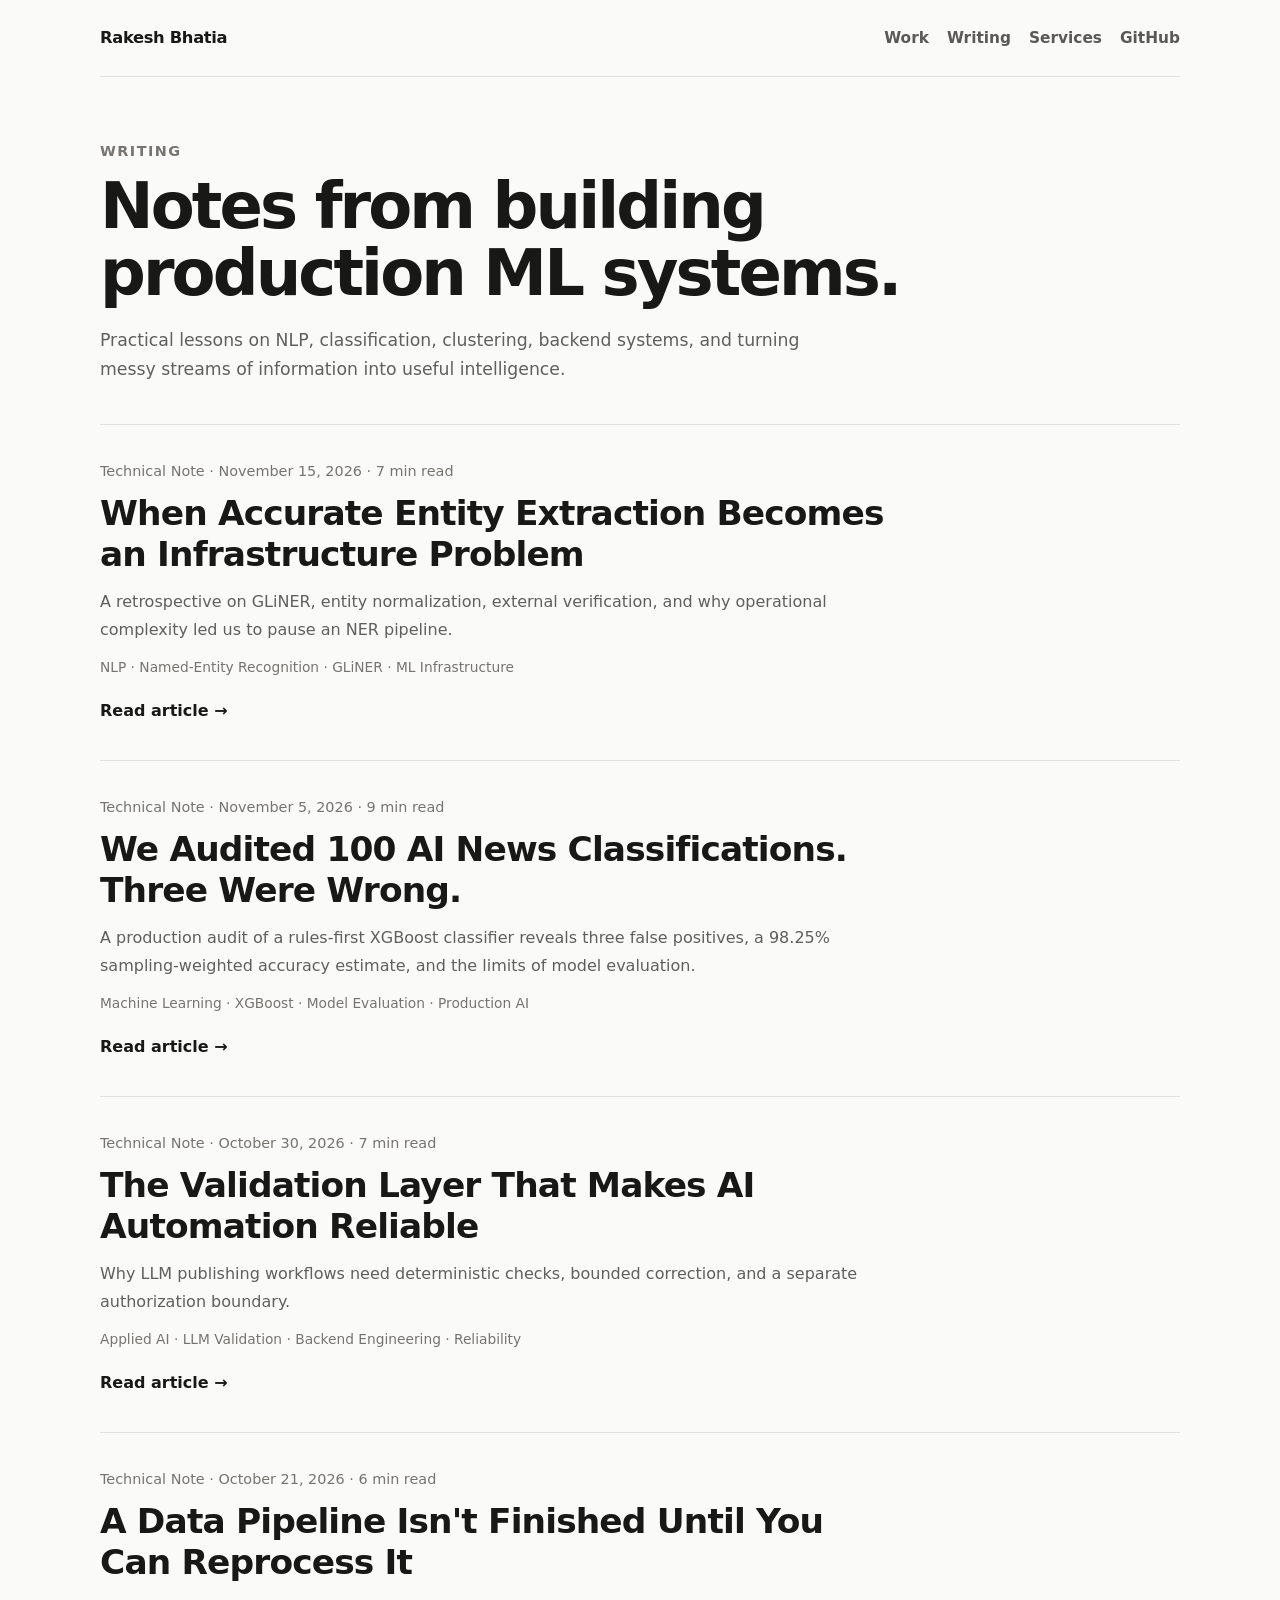
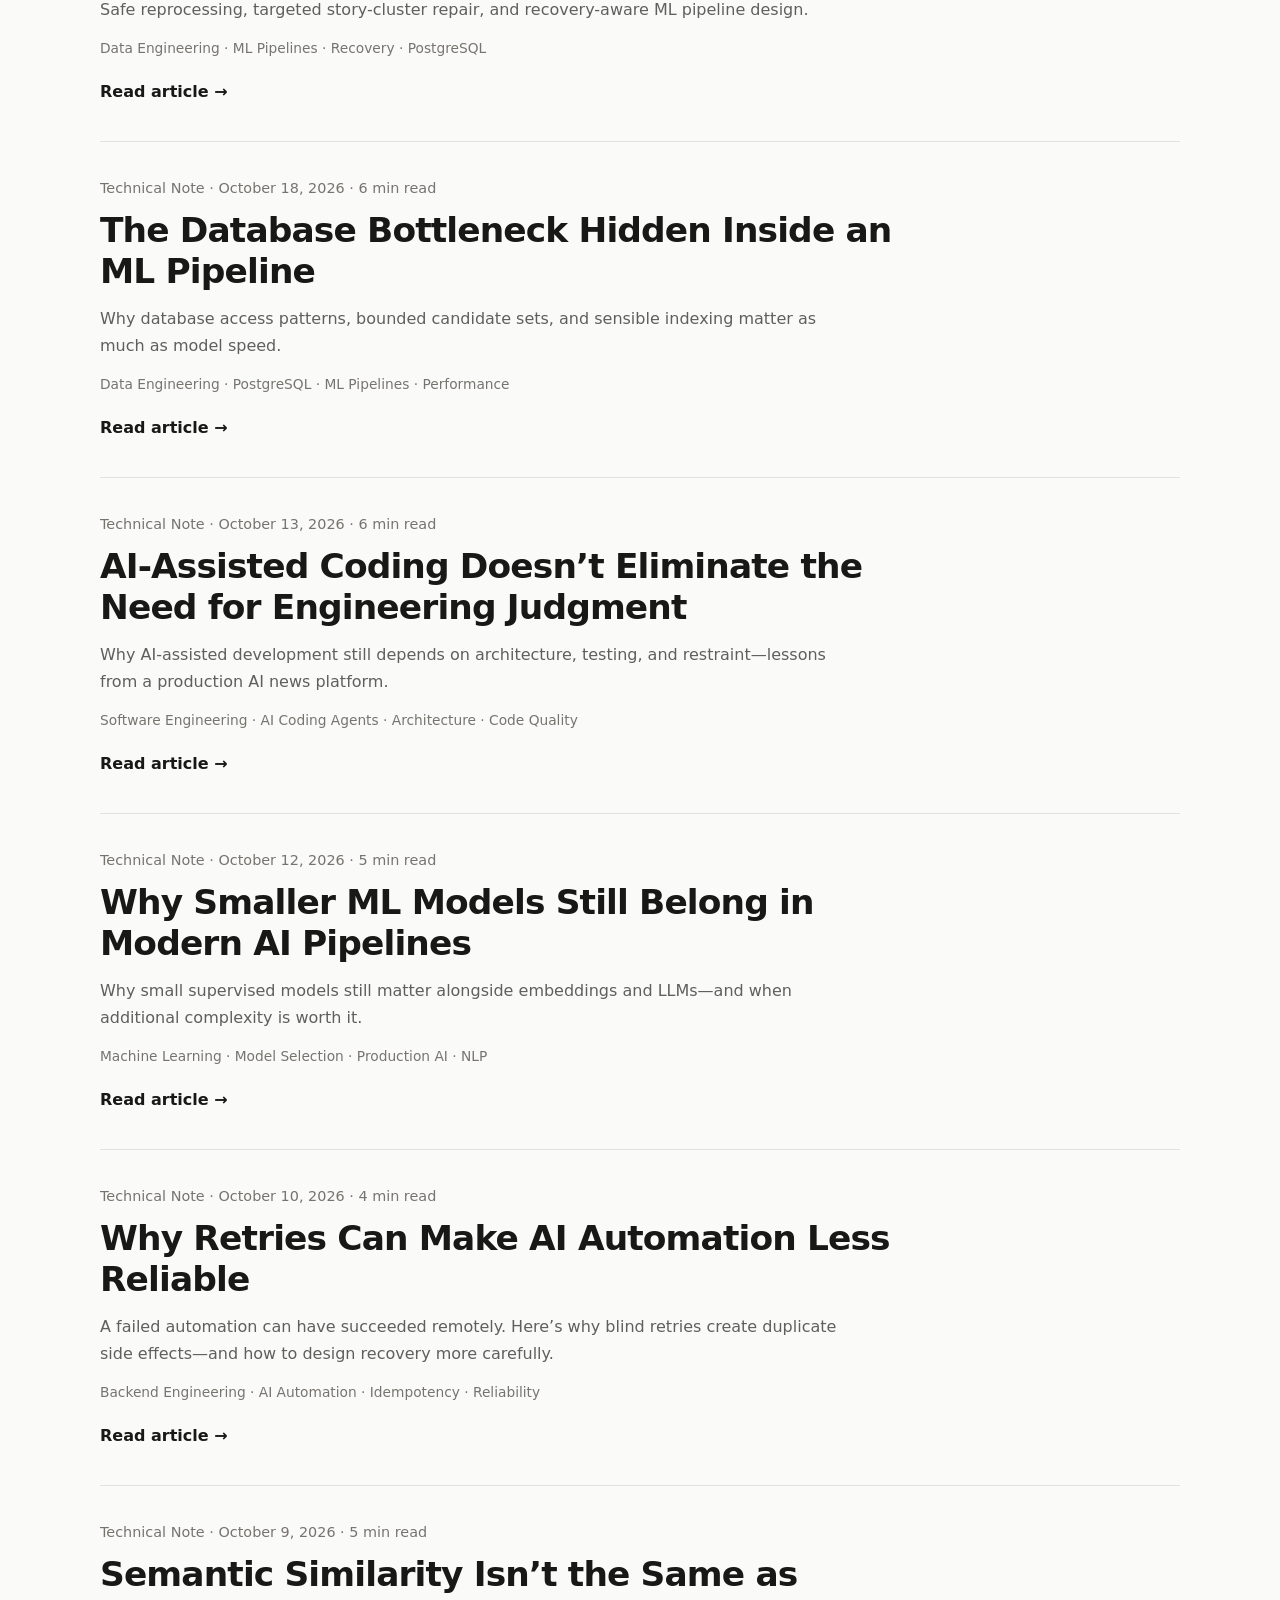
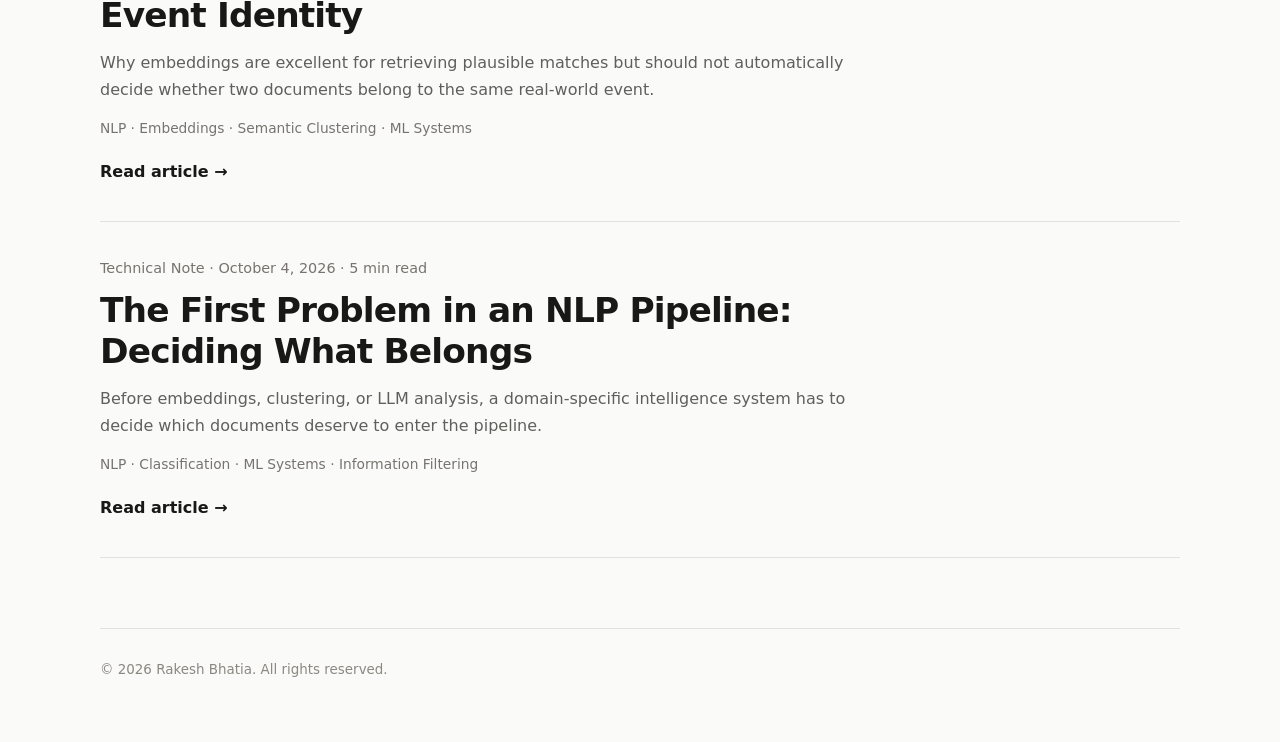
<file: writing/index.html>
<!doctype html>
<html lang="en">
  <head>
    <meta charset="UTF-8" />
    <meta name="viewport" content="width=device-width, initial-scale=1" />

    <title>Writing — Rakesh Bhatia</title>

    <meta
      name="description"
      content="Technical writing on NLP, machine learning systems, backend engineering, and production AI."
    />
    <meta name="theme-color" content="#fafaf8" />

    <link rel="canonical" href="https://rakeshbhatia.github.io/writing/" />
    <link rel="stylesheet" href="../assets/writing.css" />
  </head>

  <body class="writing-index-page">
    <div class="container">
      <nav class="site-nav" aria-label="Primary">
        <a class="site-nav-brand" href="/">Rakesh Bhatia</a>

        <div class="site-nav-links">
          <a href="/#featured">Work</a>
          <a href="/writing/">Writing</a>
          <a href="/#services">Services</a>
          <a
            href="https://github.com/rakeshbhatia"
            target="_blank"
            rel="noopener noreferrer"
          >
            GitHub
          </a>
        </div>
      </nav>

      <header class="page-header">
        <div class="eyebrow">Writing</div>
        <h1>Notes from building production ML systems.</h1>
        <p>
          Practical lessons on NLP, classification, clustering, backend
          systems, and turning messy streams of information into useful
          intelligence.
        </p>
      </header>

      <main>
        <div class="writing-list">

          <article class="writing-card">
            <div class="article-meta">Technical Note · November 15, 2026 · 7 min read</div>
            <h2><a href="when-accurate-entity-extraction-becomes-an-infrastructure-problem/">When Accurate Entity Extraction Becomes an Infrastructure Problem</a></h2>
            <p>A retrospective on GLiNER, entity normalization, external verification, and why operational complexity led us to pause an NER pipeline.</p>
            <div class="tags">NLP · Named-Entity Recognition · GLiNER · ML Infrastructure</div>
            <a class="text-link" href="when-accurate-entity-extraction-becomes-an-infrastructure-problem/">Read article →</a>
          </article>

          <article class="writing-card">
            <div class="article-meta">Technical Note · November 5, 2026 · 9 min read</div>
            <h2><a href="we-audited-100-ai-news-classifications/">We Audited 100 AI News Classifications. Three Were Wrong.</a></h2>
            <p>A production audit of a rules-first XGBoost classifier reveals three false positives, a 98.25% sampling-weighted accuracy estimate, and the limits of model evaluation.</p>
            <div class="tags">Machine Learning · XGBoost · Model Evaluation · Production AI</div>
            <a class="text-link" href="we-audited-100-ai-news-classifications/">Read article →</a>
          </article>

          <article class="writing-card">
            <div class="article-meta">Technical Note · October 30, 2026 · 7 min read</div>
            <h2><a href="the-validation-layer-that-makes-ai-automation-reliable/">The Validation Layer That Makes AI Automation Reliable</a></h2>
            <p>Why LLM publishing workflows need deterministic checks, bounded correction, and a separate authorization boundary.</p>
            <div class="tags">Applied AI · LLM Validation · Backend Engineering · Reliability</div>
            <a class="text-link" href="the-validation-layer-that-makes-ai-automation-reliable/">Read article →</a>
          </article>

          <article class="writing-card">
            <div class="article-meta">Technical Note · October 21, 2026 · 6 min read</div>
            <h2><a href="a-data-pipeline-isnt-finished-until-you-can-reprocess-it/">A Data Pipeline Isn't Finished Until You Can Reprocess It</a></h2>
            <p>Safe reprocessing, targeted story-cluster repair, and recovery-aware ML pipeline design.</p>
            <div class="tags">Data Engineering · ML Pipelines · Recovery · PostgreSQL</div>
            <a class="text-link" href="a-data-pipeline-isnt-finished-until-you-can-reprocess-it/">Read article →</a>
          </article>

          <article class="writing-card">
            <div class="article-meta">Technical Note · October 18, 2026 · 6 min read</div>
            <h2><a href="the-database-bottleneck-hidden-inside-an-ml-pipeline/">The Database Bottleneck Hidden Inside an ML Pipeline</a></h2>
            <p>Why database access patterns, bounded candidate sets, and sensible indexing matter as much as model speed.</p>
            <div class="tags">Data Engineering · PostgreSQL · ML Pipelines · Performance</div>
            <a class="text-link" href="the-database-bottleneck-hidden-inside-an-ml-pipeline/">Read article →</a>
          </article>


          <article class="writing-card">
            <div class="article-meta">Technical Note · October 13, 2026 · 6 min read</div>
            <h2><a href="ai-assisted-coding-engineering-judgment/">AI-Assisted Coding Doesn’t Eliminate the Need for Engineering Judgment</a></h2>
            <p>Why AI-assisted development still depends on architecture, testing, and restraint—lessons from a production AI news platform.</p>
            <div class="tags">Software Engineering · AI Coding Agents · Architecture · Code Quality</div>
            <a class="text-link" href="ai-assisted-coding-engineering-judgment/">Read article →</a>
          </article>


          <article class="writing-card">
            <div class="article-meta">Technical Note · October 12, 2026 · 5 min read</div>
            <h2><a href="why-smaller-ml-models-still-belong/">Why Smaller ML Models Still Belong in Modern AI Pipelines</a></h2>
            <p>Why small supervised models still matter alongside embeddings and LLMs—and when additional complexity is worth it.</p>
            <div class="tags">Machine Learning · Model Selection · Production AI · NLP</div>
            <a class="text-link" href="why-smaller-ml-models-still-belong/">Read article →</a>
          </article>

          <article class="writing-card">
            <div class="article-meta">Technical Note · October 10, 2026 · 4 min read</div>
            <h2><a href="why-retries-can-make-ai-automation-less-reliable/">Why Retries Can Make AI Automation Less Reliable</a></h2>
            <p>A failed automation can have succeeded remotely. Here’s why blind retries create duplicate side effects—and how to design recovery more carefully.</p>
            <div class="tags">Backend Engineering · AI Automation · Idempotency · Reliability</div>
            <a class="text-link" href="why-retries-can-make-ai-automation-less-reliable/">Read article →</a>
          </article>


          <article class="writing-card">
            <div class="article-meta">
              Technical Note · October 9, 2026 · 5 min read
            </div>

            <h2>
              <a href="semantic-similarity-event-identity/">
                Semantic Similarity Isn’t the Same as Event Identity
              </a>
            </h2>

            <p>
              Why embeddings are excellent for retrieving plausible matches
              but should not automatically decide whether two documents belong
              to the same real-world event.
            </p>

            <div class="tags">
              NLP · Embeddings · Semantic Clustering · ML Systems
            </div>

            <a class="text-link" href="semantic-similarity-event-identity/">
              Read article →
            </a>
          </article>

          <article class="writing-card">
            <div class="article-meta">
              Technical Note · October 4, 2026 · 5 min read
            </div>

            <h2>
              <a href="deciding-what-belongs/">
                The First Problem in an NLP Pipeline: Deciding What Belongs
              </a>
            </h2>

            <p>
              Before embeddings, clustering, or LLM analysis, a
              domain-specific intelligence system has to decide which documents
              deserve to enter the pipeline.
            </p>

            <div class="tags">
              NLP · Classification · ML Systems · Information Filtering
            </div>

            <a class="text-link" href="deciding-what-belongs/">
              Read article →
            </a>
          </article>
        </div>
      </main>

      <footer>© 2026 Rakesh Bhatia. All rights reserved.</footer>
    </div>
  </body>
</html>
</file>
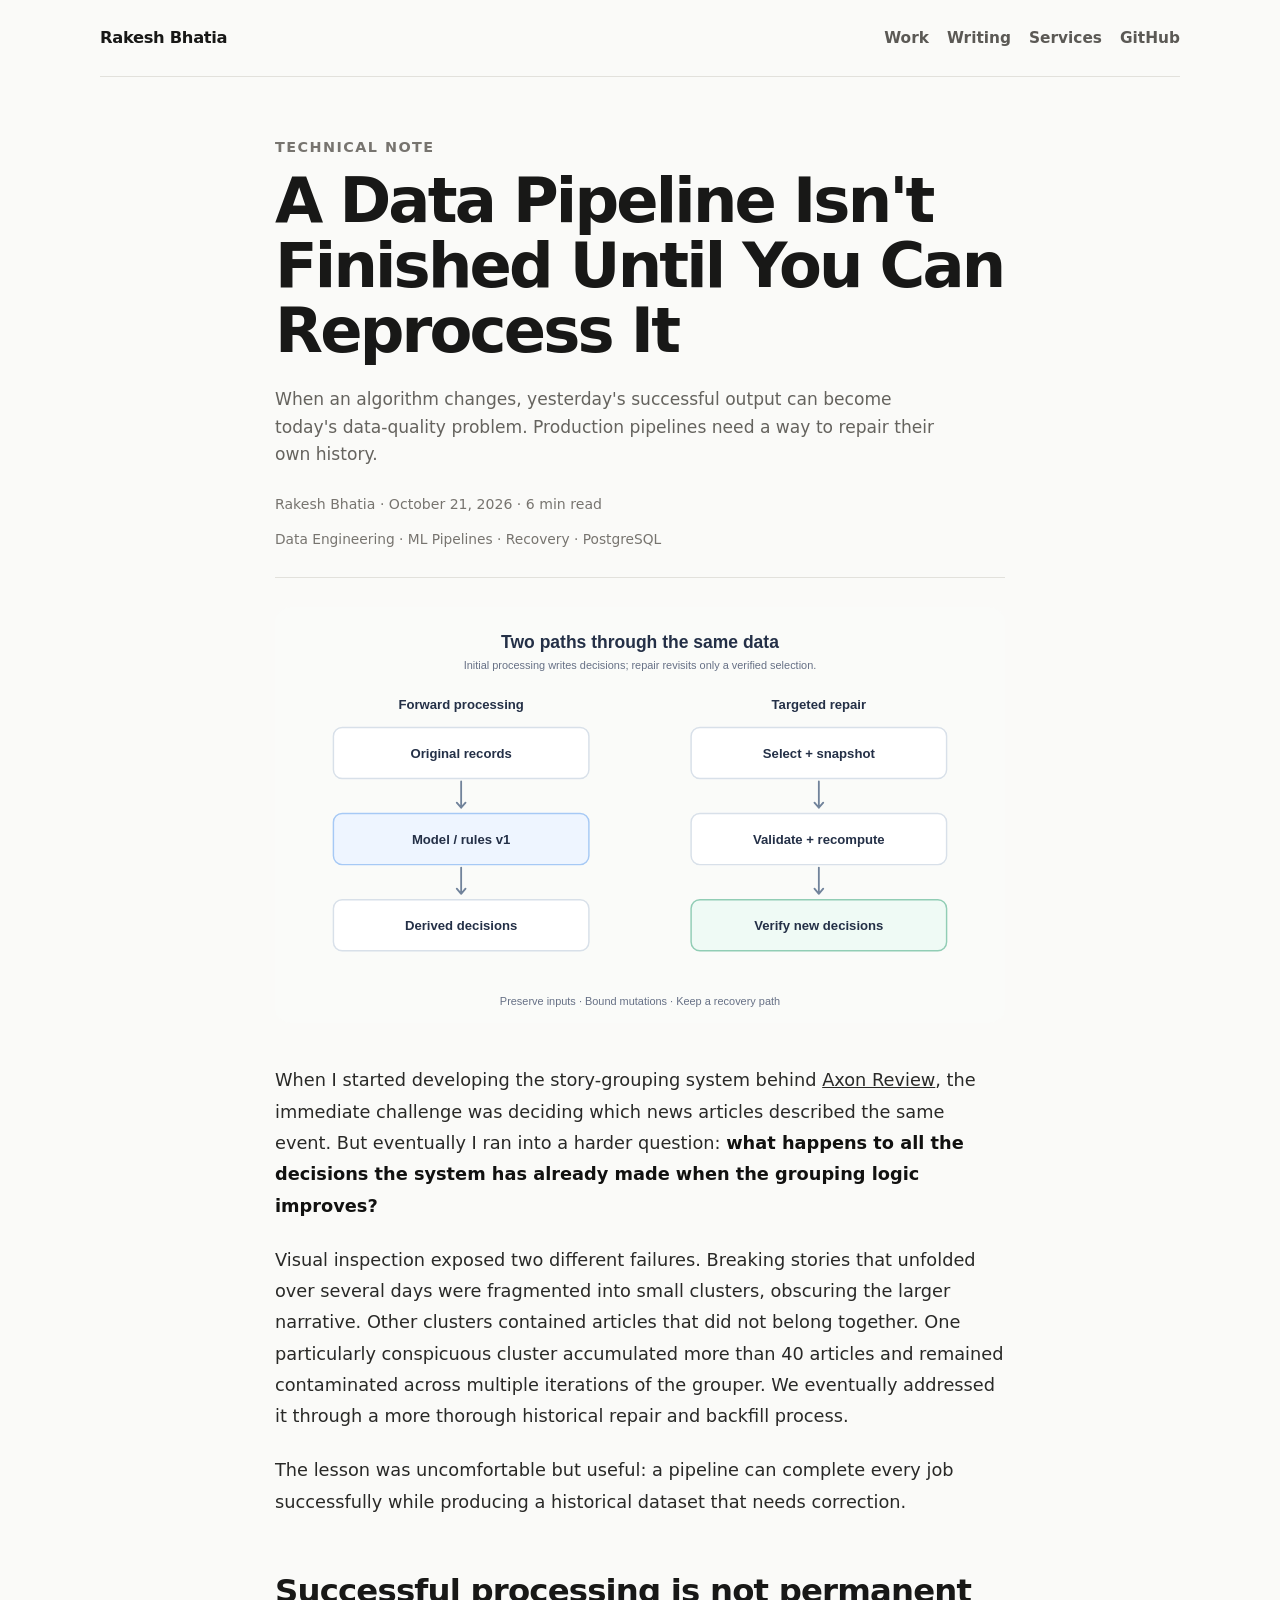
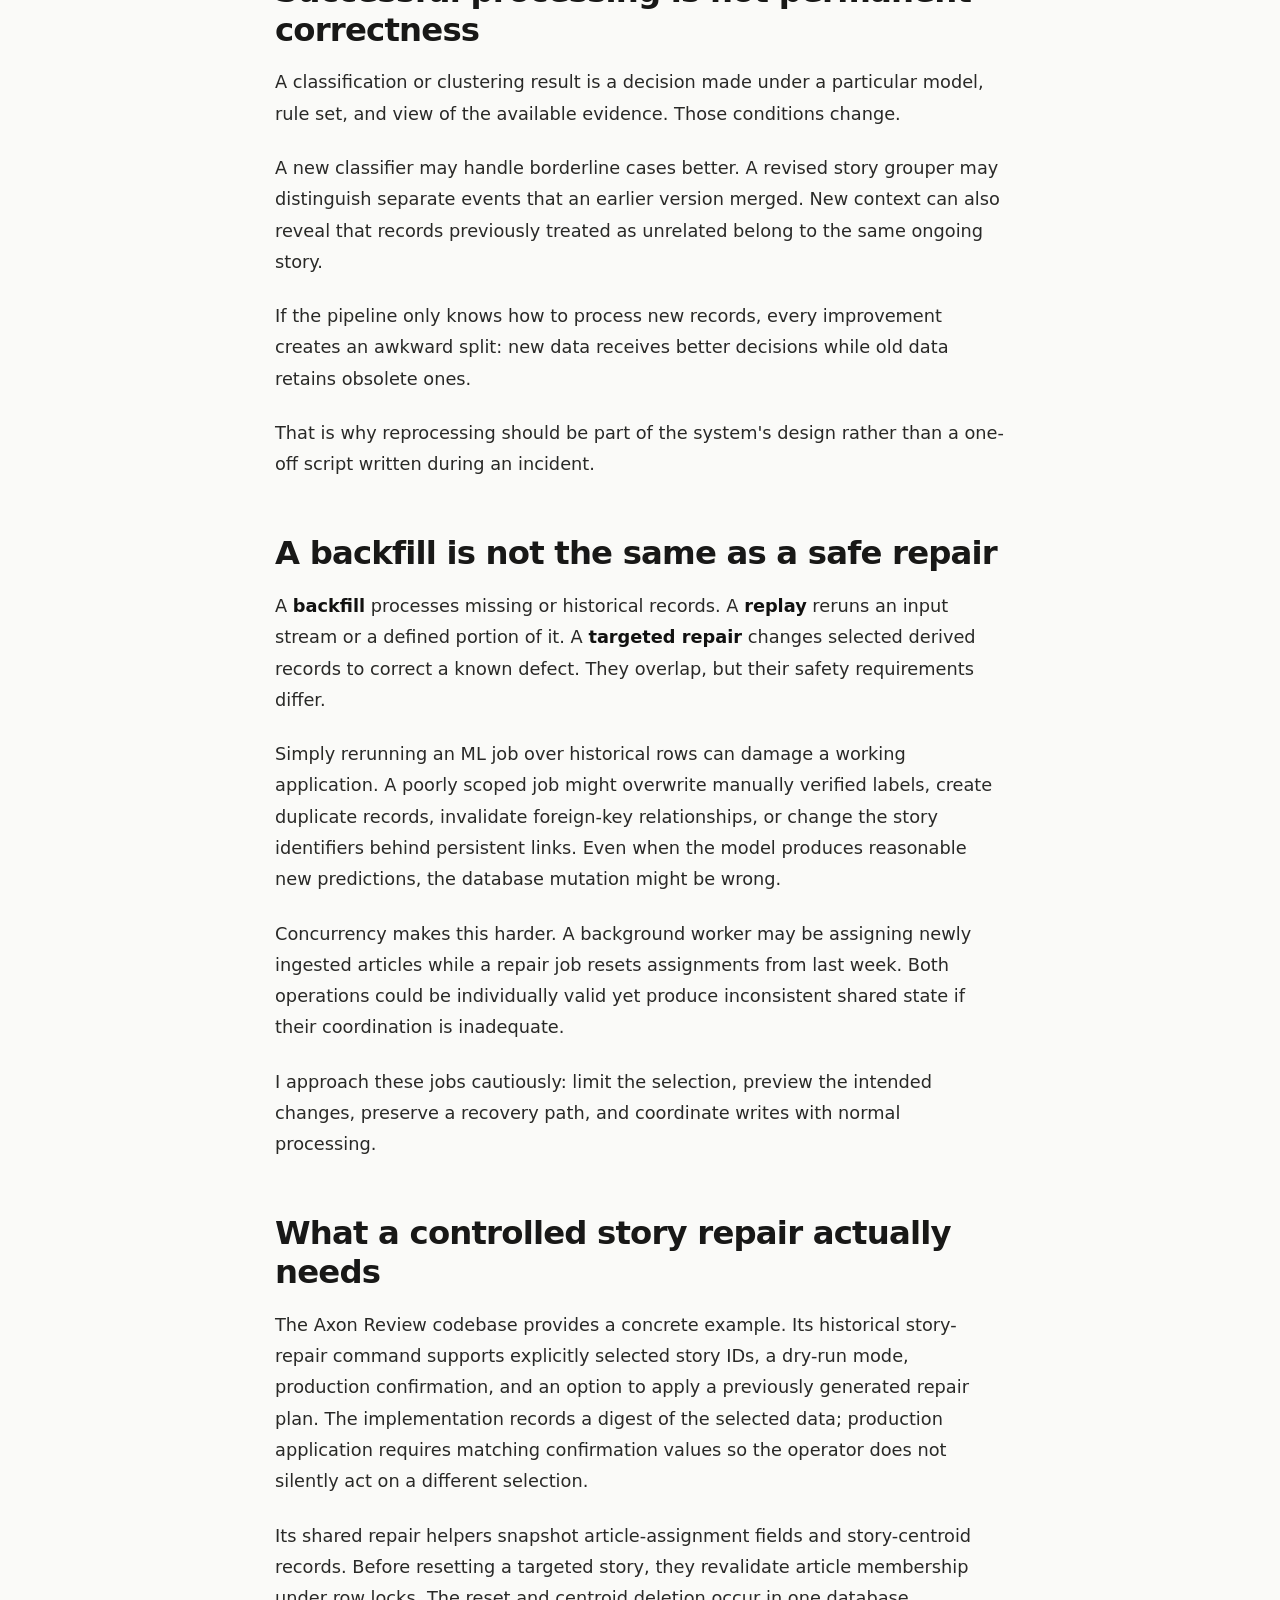
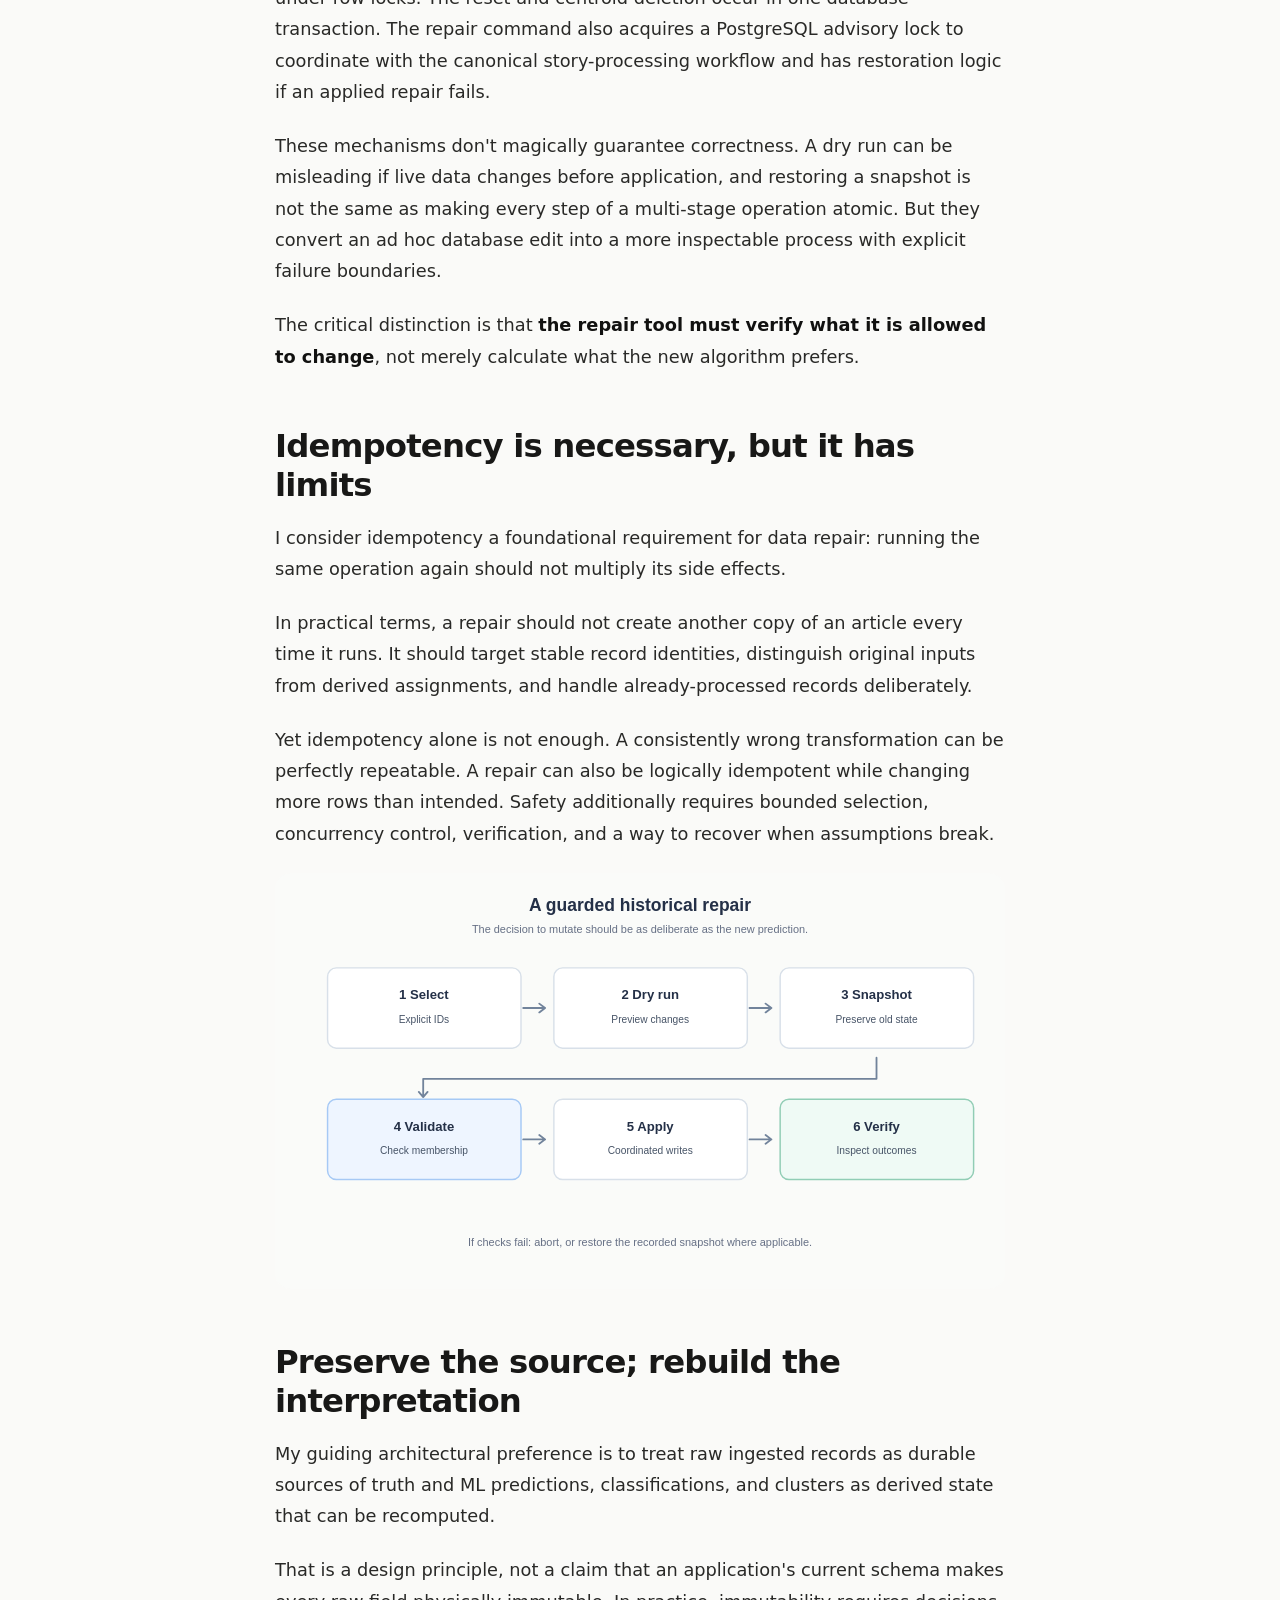
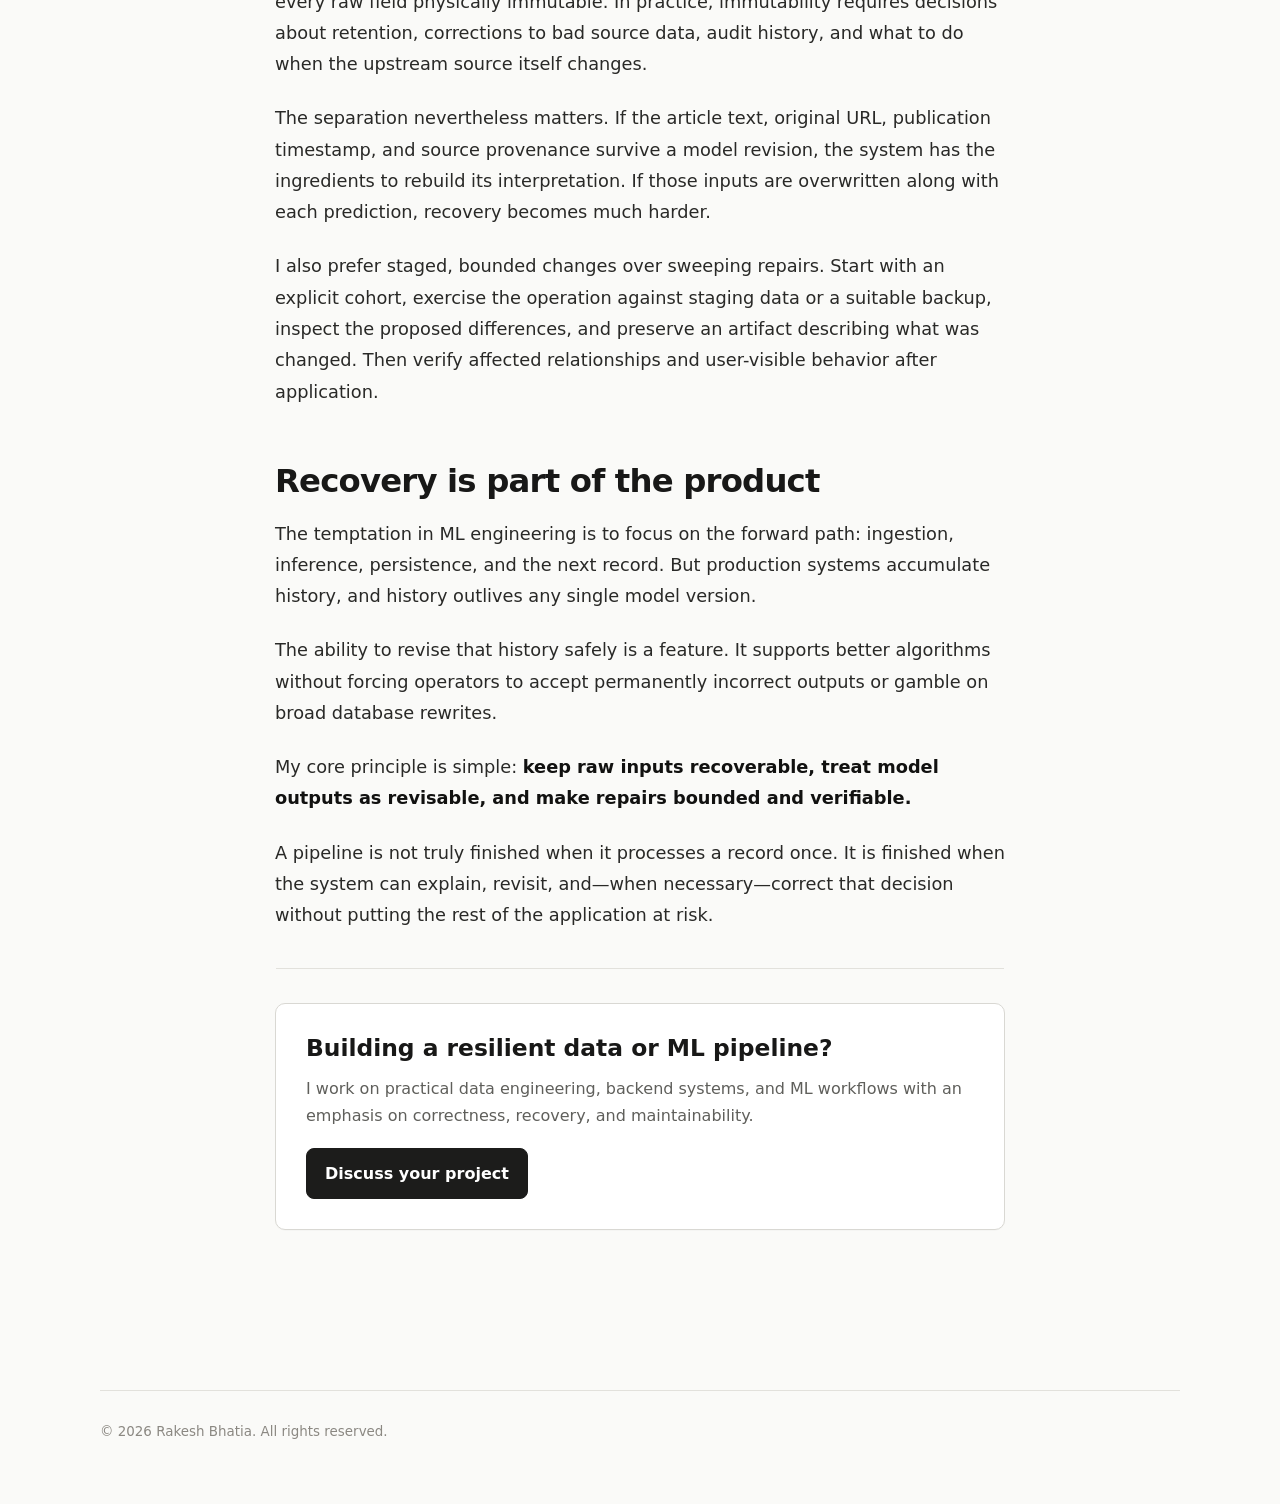
<file: writing/a-data-pipeline-isnt-finished-until-you-can-reprocess-it/index.html>
<!doctype html>
<html lang="en">
<head>
  <meta charset="UTF-8" />
  <meta name="viewport" content="width=device-width, initial-scale=1" />
  <title>A Data Pipeline Isn&#x27;t Finished Until You Can Reprocess It — Rakesh Bhatia</title>
  <meta name="description" content="Why production ML pipelines need safe backfills, explicit repair scopes, snapshots, concurrency controls, and verifiable recovery." />
  <meta name="author" content="Rakesh Bhatia" />
  <meta name="theme-color" content="#fafaf8" />
  <link rel="canonical" href="https://rakeshbhatia.github.io/writing/a-data-pipeline-isnt-finished-until-you-can-reprocess-it/" />
  <link rel="stylesheet" href="../../assets/writing.css?v=20261010" />
  <meta property="og:type" content="article" />
  <meta property="og:title" content="A Data Pipeline Isn&#x27;t Finished Until You Can Reprocess It" />
  <meta property="og:description" content="Why production ML pipelines need safe backfills, explicit repair scopes, snapshots, concurrency controls, and verifiable recovery." />
  <meta property="og:url" content="https://rakeshbhatia.github.io/writing/a-data-pipeline-isnt-finished-until-you-can-reprocess-it/" />
  <meta property="og:image" content="https://rakeshbhatia.github.io/assets/social-preview/a-data-pipeline-isnt-finished-until-you-can-reprocess-it.png" />
  <meta property="og:image:width" content="1200" />
  <meta property="og:image:height" content="630" />
  <meta property="og:image:type" content="image/png" />
  <meta name="twitter:card" content="summary_large_image" />
  <meta name="twitter:title" content="A Data Pipeline Isn&#x27;t Finished Until You Can Reprocess It" />
  <meta name="twitter:description" content="Why production ML pipelines need safe backfills, explicit repair scopes, snapshots, concurrency controls, and verifiable recovery." />
  <meta name="twitter:image" content="https://rakeshbhatia.github.io/assets/social-preview/a-data-pipeline-isnt-finished-until-you-can-reprocess-it.png" />
  <style>
    /* Keep the supporting diagram inside the article's reading column. */
    .article-body img[src$="article7-repair-lifecycle.svg"] {
      display: block;
      width: 100%;
      max-width: 100%;
      height: auto;
      margin-inline: auto;
    }
  </style>
</head>
<body class="article-page">
<div class="container">
  <nav class="site-nav" aria-label="Primary">
    <a class="site-nav-brand" href="/">Rakesh Bhatia</a>
    <div class="site-nav-links">
      <a href="/#featured">Work</a>
      <a href="/writing/">Writing</a>
      <a href="/#services">Services</a>
      <a href="https://github.com/rakeshbhatia" target="_blank" rel="noopener noreferrer">GitHub</a>
    </div>
  </nav>
  <main><article class="article-shell">
    <header class="article-header">
      <div class="eyebrow">Technical Note</div>
      <h1>A Data Pipeline Isn&#x27;t Finished Until You Can Reprocess It</h1>
      <p class="article-deck">When an algorithm changes, yesterday&#x27;s successful output can become today&#x27;s data-quality problem. Production pipelines need a way to repair their own history.</p>
      <div class="article-meta">Rakesh Bhatia · <time datetime="2026-10-21">October 21, 2026</time> · 6 min read</div>
      <div class="tags">Data Engineering · ML Pipelines · Recovery · PostgreSQL</div>
    </header>
    <figure class="article-lead-visual">
      <img src="../../assets/diagrams/article7-forward-vs-repair.svg" alt="Initial records are processed into derived decisions; a targeted repair selects, snapshots, validates, recomputes and verifies derived state." width="730" height="430" decoding="async" fetchpriority="high" />
    </figure>
    <div class="article-body">
<p>When I started developing the story-grouping system behind <a href="https://axonreview.com">Axon Review</a>, the immediate challenge was deciding which news articles described the same event. But eventually I ran into a harder question: <strong>what happens to all the decisions the system has already made when the grouping logic improves?</strong></p>
<p>Visual inspection exposed two different failures. Breaking stories that unfolded over several days were fragmented into small clusters, obscuring the larger narrative. Other clusters contained articles that did not belong together. One particularly conspicuous cluster accumulated more than 40 articles and remained contaminated across multiple iterations of the grouper. We eventually addressed it through a more thorough historical repair and backfill process.</p>
<p>The lesson was uncomfortable but useful: a pipeline can complete every job successfully while producing a historical dataset that needs correction.</p>
<h2>Successful processing is not permanent correctness</h2>
<p>A classification or clustering result is a decision made under a particular model, rule set, and view of the available evidence. Those conditions change.</p>
<p>A new classifier may handle borderline cases better. A revised story grouper may distinguish separate events that an earlier version merged. New context can also reveal that records previously treated as unrelated belong to the same ongoing story.</p>
<p>If the pipeline only knows how to process new records, every improvement creates an awkward split: new data receives better decisions while old data retains obsolete ones.</p>
<p>That is why reprocessing should be part of the system's design rather than a one-off script written during an incident.</p>
<h2>A backfill is not the same as a safe repair</h2>
<p>A <strong>backfill</strong> processes missing or historical records. A <strong>replay</strong> reruns an input stream or a defined portion of it. A <strong>targeted repair</strong> changes selected derived records to correct a known defect. They overlap, but their safety requirements differ.</p>
<p>Simply rerunning an ML job over historical rows can damage a working application. A poorly scoped job might overwrite manually verified labels, create duplicate records, invalidate foreign-key relationships, or change the story identifiers behind persistent links. Even when the model produces reasonable new predictions, the database mutation might be wrong.</p>
<p>Concurrency makes this harder. A background worker may be assigning newly ingested articles while a repair job resets assignments from last week. Both operations could be individually valid yet produce inconsistent shared state if their coordination is inadequate.</p>
<p>I approach these jobs cautiously: limit the selection, preview the intended changes, preserve a recovery path, and coordinate writes with normal processing.</p>
<h2>What a controlled story repair actually needs</h2>
<p>The Axon Review codebase provides a concrete example. Its historical story-repair command supports explicitly selected story IDs, a dry-run mode, production confirmation, and an option to apply a previously generated repair plan. The implementation records a digest of the selected data; production application requires matching confirmation values so the operator does not silently act on a different selection.</p>
<p>Its shared repair helpers snapshot article-assignment fields and story-centroid records. Before resetting a targeted story, they revalidate article membership under row locks. The reset and centroid deletion occur in one database transaction. The repair command also acquires a PostgreSQL advisory lock to coordinate with the canonical story-processing workflow and has restoration logic if an applied repair fails.</p>
<p>These mechanisms don't magically guarantee correctness. A dry run can be misleading if live data changes before application, and restoring a snapshot is not the same as making every step of a multi-stage operation atomic. But they convert an ad hoc database edit into a more inspectable process with explicit failure boundaries.</p>
<p>The critical distinction is that <strong>the repair tool must verify what it is allowed to change</strong>, not merely calculate what the new algorithm prefers.</p>
<h2>Idempotency is necessary, but it has limits</h2>
<p>I consider idempotency a foundational requirement for data repair: running the same operation again should not multiply its side effects.</p>
<p>In practical terms, a repair should not create another copy of an article every time it runs. It should target stable record identities, distinguish original inputs from derived assignments, and handle already-processed records deliberately.</p>
<p>Yet idempotency alone is not enough. A consistently wrong transformation can be perfectly repeatable. A repair can also be logically idempotent while changing more rows than intended. Safety additionally requires bounded selection, concurrency control, verification, and a way to recover when assumptions break.</p>
<p><img src="../../assets/diagrams/article7-repair-lifecycle.svg" alt="A guarded repair sequence: select, dry-run, snapshot, validate, apply, verify; rollback or restore is a recovery path when validation fails." /></p>
<h2>Preserve the source; rebuild the interpretation</h2>
<p>My guiding architectural preference is to treat raw ingested records as durable sources of truth and ML predictions, classifications, and clusters as derived state that can be recomputed.</p>
<p>That is a design principle, not a claim that an application's current schema makes every raw field physically immutable. In practice, immutability requires decisions about retention, corrections to bad source data, audit history, and what to do when the upstream source itself changes.</p>
<p>The separation nevertheless matters. If the article text, original URL, publication timestamp, and source provenance survive a model revision, the system has the ingredients to rebuild its interpretation. If those inputs are overwritten along with each prediction, recovery becomes much harder.</p>
<p>I also prefer staged, bounded changes over sweeping repairs. Start with an explicit cohort, exercise the operation against staging data or a suitable backup, inspect the proposed differences, and preserve an artifact describing what was changed. Then verify affected relationships and user-visible behavior after application.</p>
<h2>Recovery is part of the product</h2>
<p>The temptation in ML engineering is to focus on the forward path: ingestion, inference, persistence, and the next record. But production systems accumulate history, and history outlives any single model version.</p>
<p>The ability to revise that history safely is a feature. It supports better algorithms without forcing operators to accept permanently incorrect outputs or gamble on broad database rewrites.</p>
<p>My core principle is simple: <strong>keep raw inputs recoverable, treat model outputs as revisable, and make repairs bounded and verifiable.</strong></p>
<p>A pipeline is not truly finished when it processes a record once. It is finished when the system can explain, revisit, and—when necessary—correct that decision without putting the rest of the application at risk.</p>

    </div>
    <aside class="article-cta">
      <h2>Building a resilient data or ML pipeline?</h2>
      <p>I work on practical data engineering, backend systems, and ML workflows with an emphasis on correctness, recovery, and maintainability.</p>
      <a class="button" href="mailto:rakeshbhatia22@proton.me?subject=Data%20Pipeline%20Project">Discuss your project</a>
    </aside>
  </article></main>
  <footer>© 2026 Rakesh Bhatia. All rights reserved.</footer>
</div>
</body>
</html>
</file>
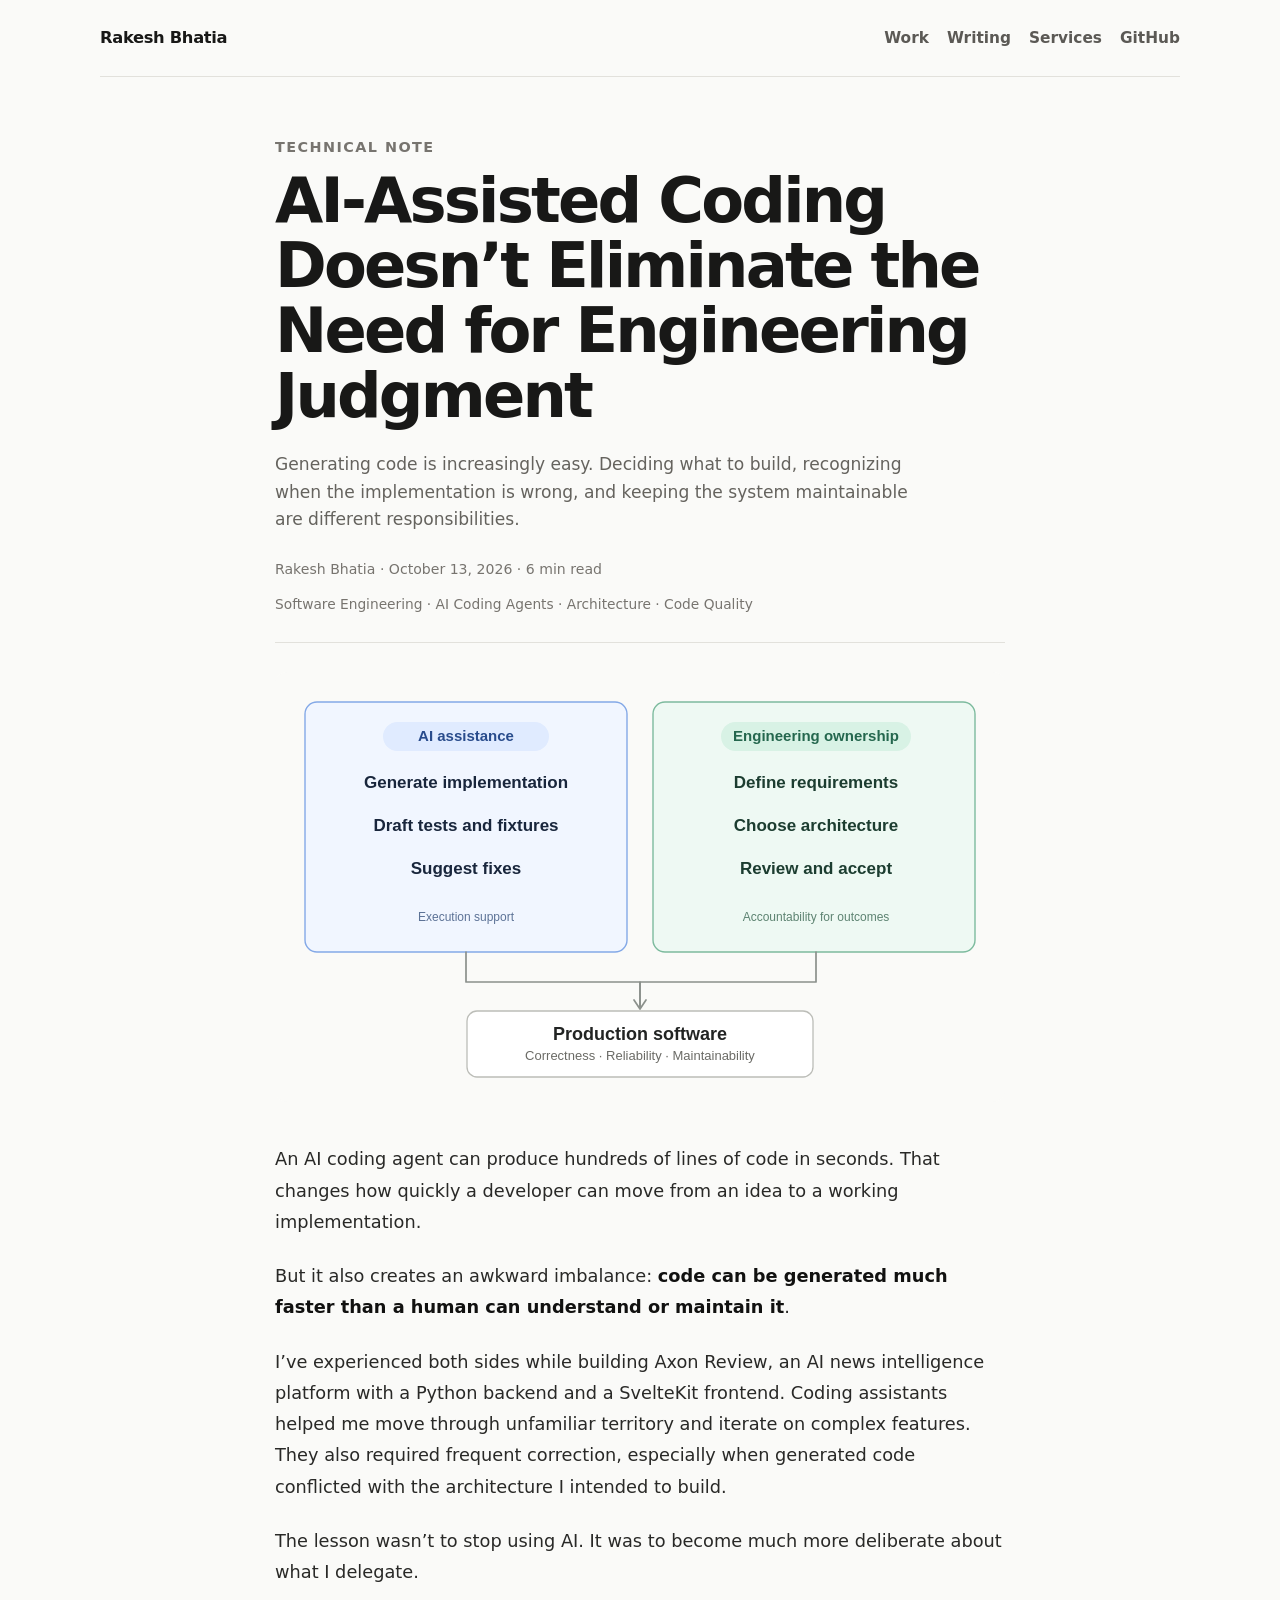
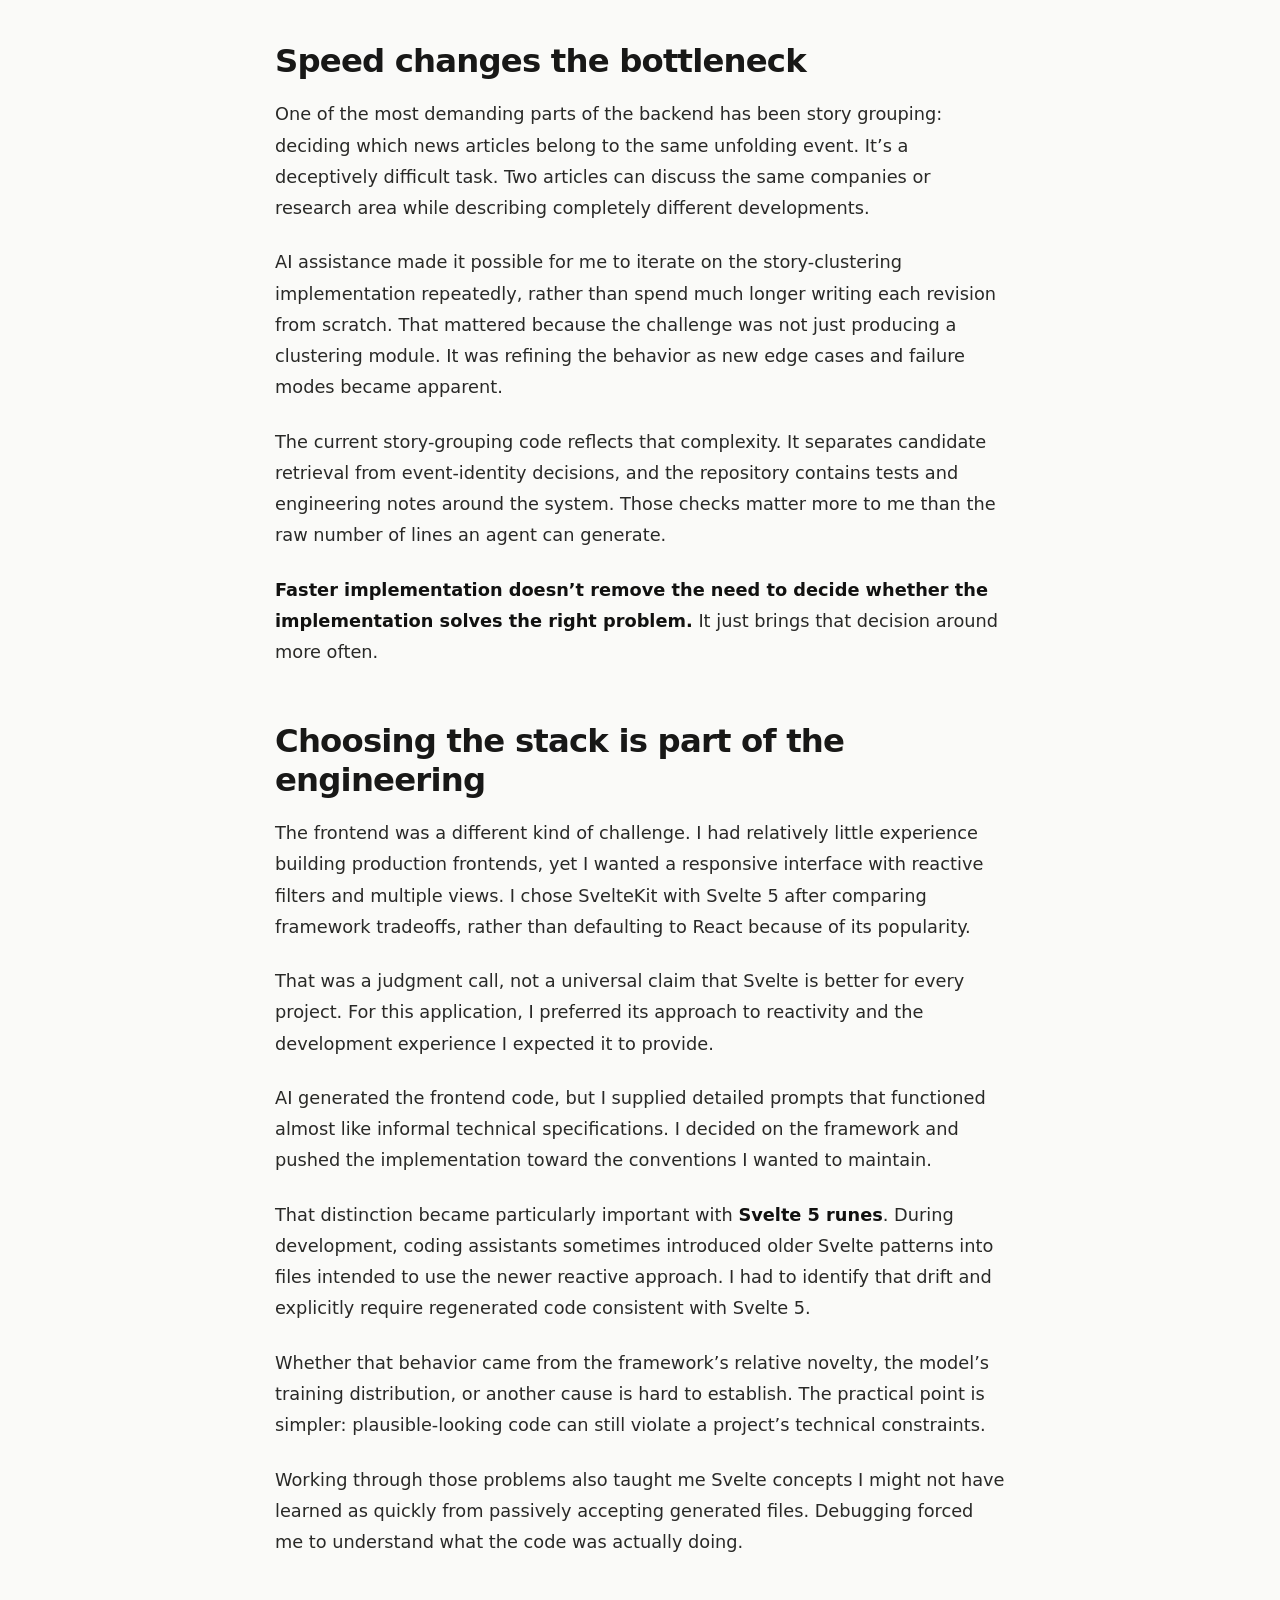
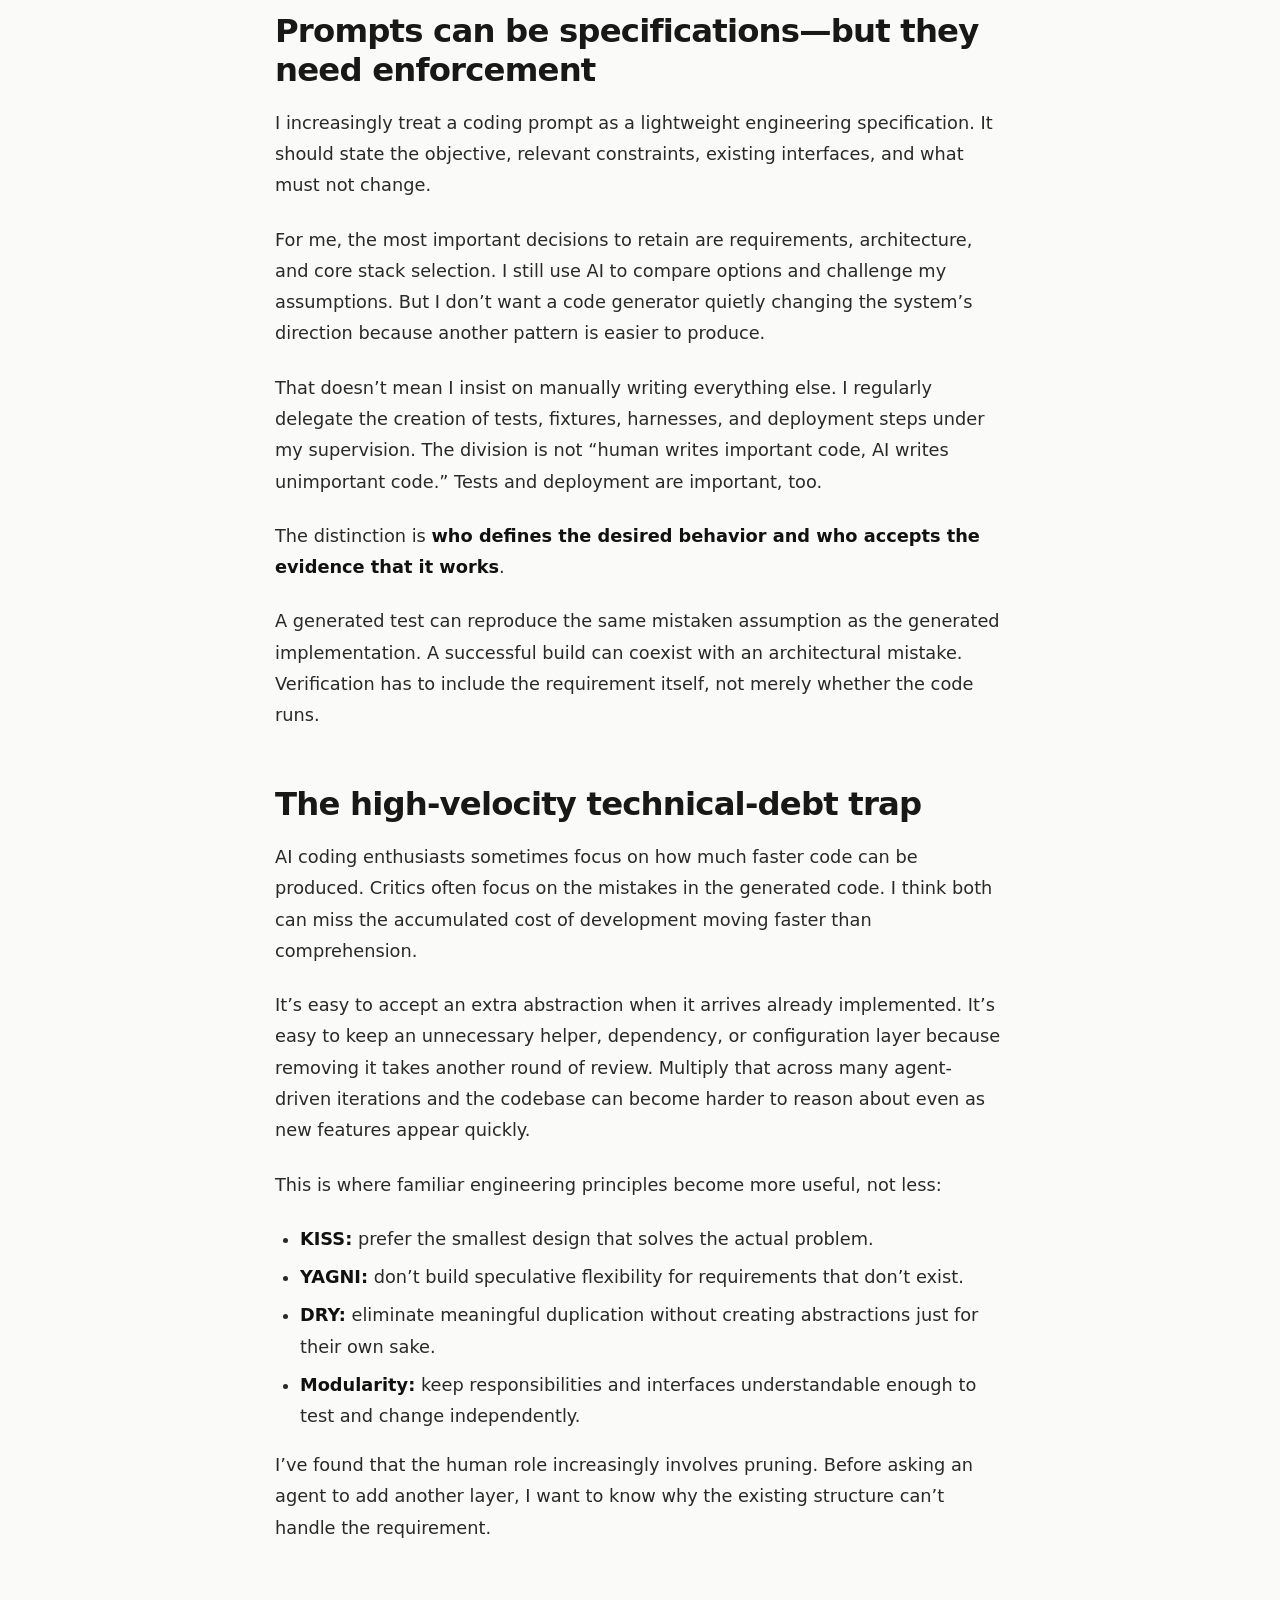
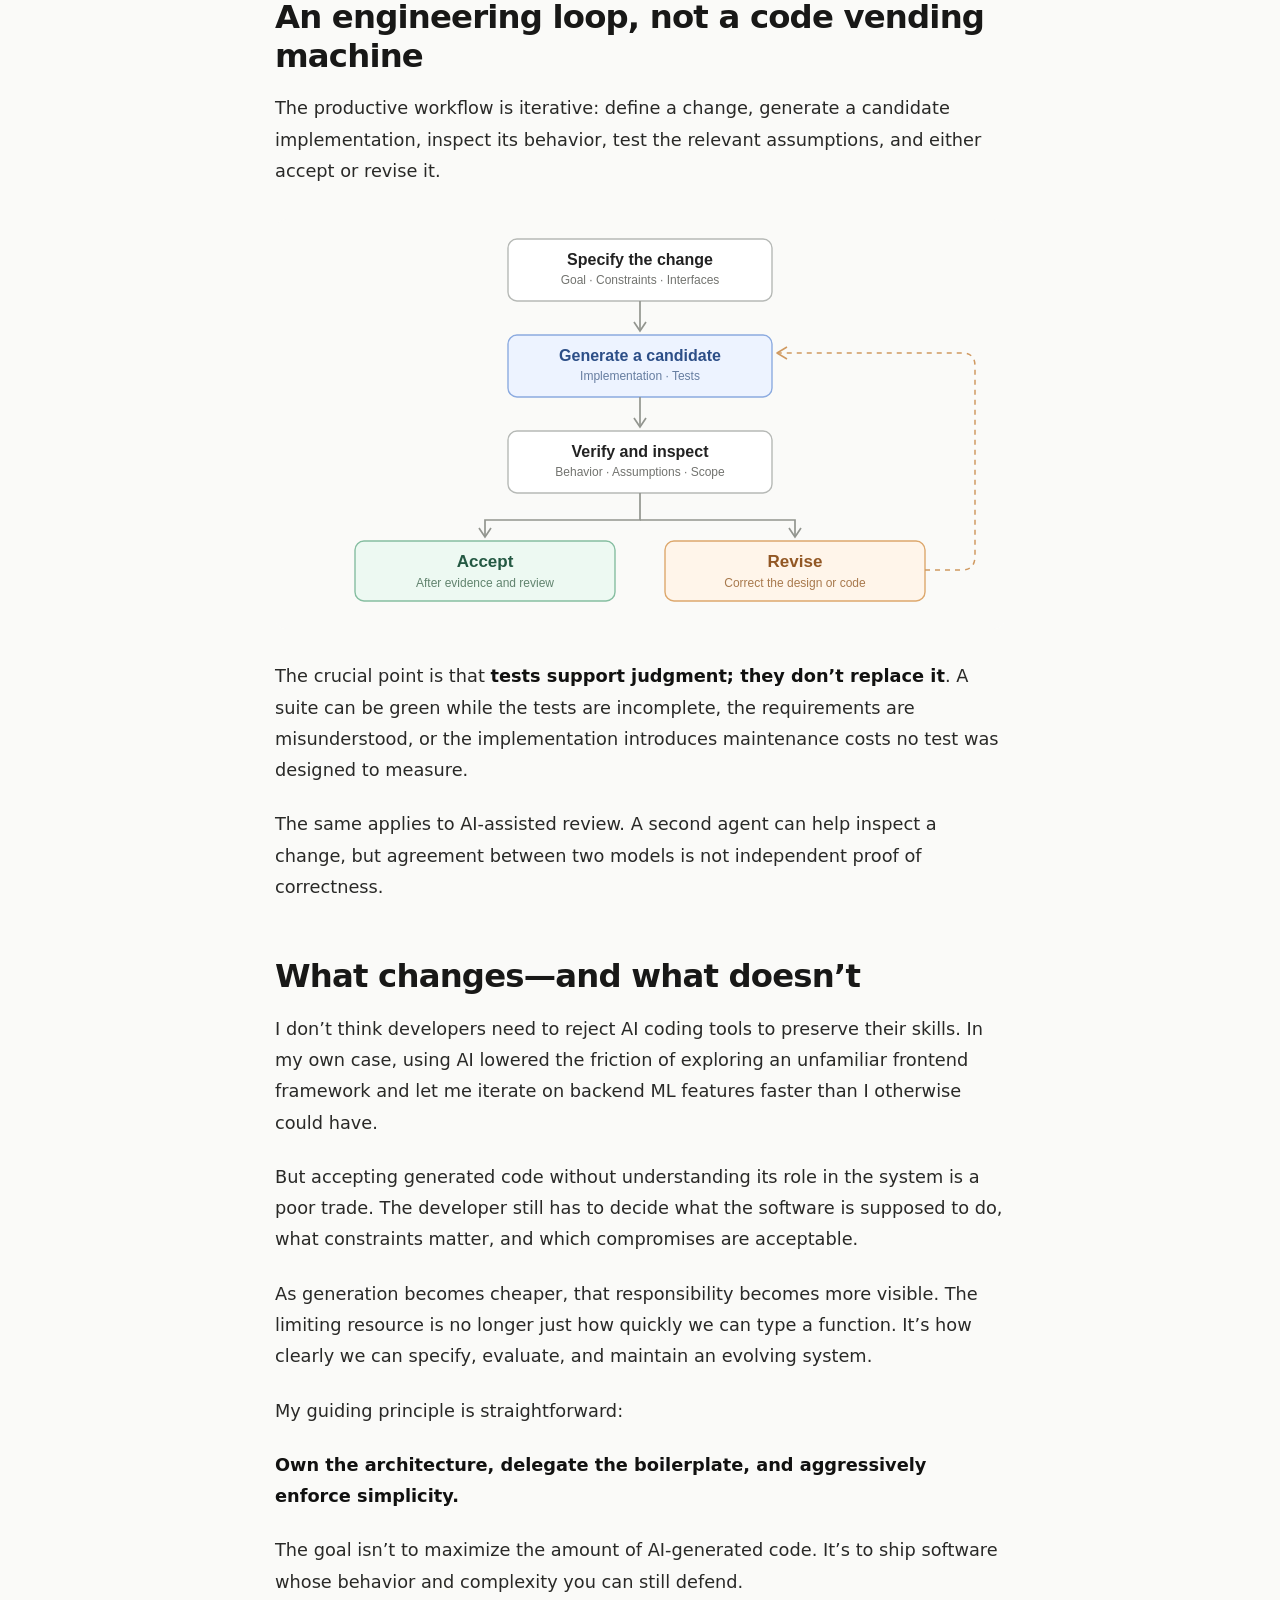
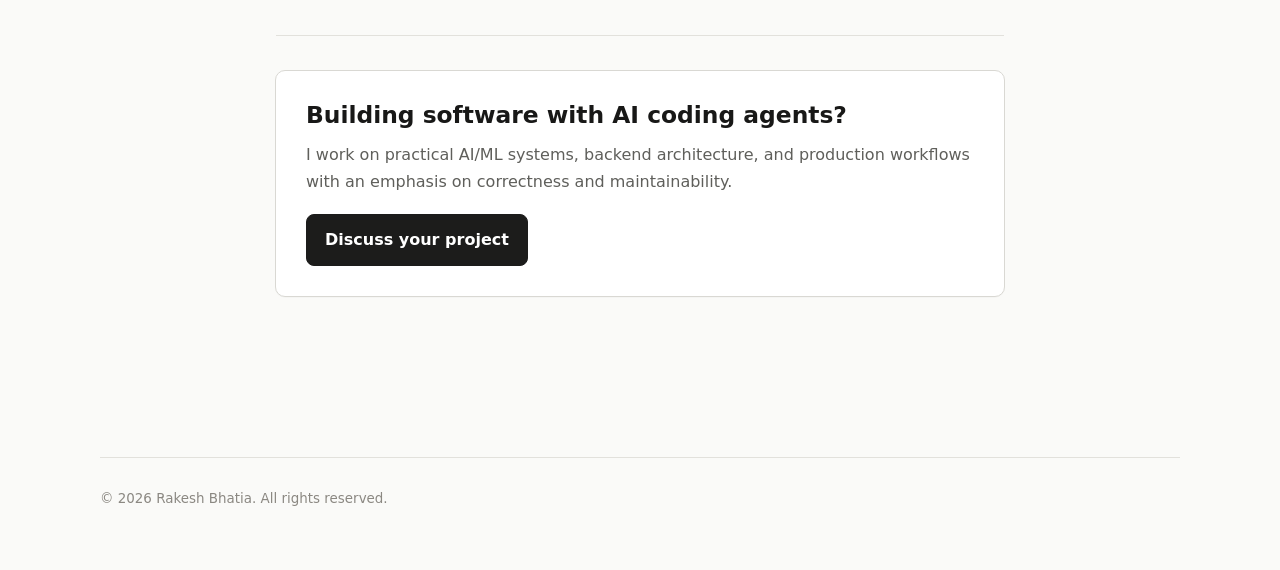
<file: writing/ai-assisted-coding-engineering-judgment/index.html>
<!doctype html>
<html lang="en">
<head>
  <meta charset="UTF-8" />
  <meta name="viewport" content="width=device-width, initial-scale=1" />
  <title>AI-Assisted Coding Doesn’t Eliminate the Need for Engineering Judgment — Rakesh Bhatia</title>
  <meta name="description" content="What AI-assisted development taught me about architecture, verification, Svelte 5, and controlling complexity." />
  <meta name="author" content="Rakesh Bhatia" />
  <meta name="theme-color" content="#fafaf8" />
  <link rel="canonical" href="https://rakeshbhatia.github.io/writing/ai-assisted-coding-engineering-judgment/" />
  <link rel="stylesheet" href="../../assets/writing.css?v=20261010" />
  <meta property="og:type" content="article" />
  <meta property="og:title" content="AI-Assisted Coding Doesn’t Eliminate the Need for Engineering Judgment" />
  <meta property="og:description" content="What AI-assisted development taught me about architecture, verification, Svelte 5, and controlling complexity." />
  <meta property="og:url" content="https://rakeshbhatia.github.io/writing/ai-assisted-coding-engineering-judgment/" />
  <meta property="og:image" content="https://rakeshbhatia.github.io/assets/social-preview/ai-assisted-coding-engineering-judgment.png" />
  <meta property="og:image:width" content="1200" />
  <meta property="og:image:height" content="630" />
  <meta property="og:image:type" content="image/png" />
  <meta name="twitter:card" content="summary_large_image" />
  <meta name="twitter:title" content="AI-Assisted Coding Doesn’t Eliminate the Need for Engineering Judgment" />
  <meta name="twitter:description" content="What AI-assisted development taught me about architecture, verification, Svelte 5, and controlling complexity." />
  <meta name="twitter:image" content="https://rakeshbhatia.github.io/assets/social-preview/ai-assisted-coding-engineering-judgment.png" />
</head>
<body class="article-page">
<div class="container">
  <nav class="site-nav" aria-label="Primary">
    <a class="site-nav-brand" href="/">Rakesh Bhatia</a>
    <div class="site-nav-links">
      <a href="/#featured">Work</a>
      <a href="/writing/">Writing</a>
      <a href="/#services">Services</a>
      <a href="https://github.com/rakeshbhatia" target="_blank" rel="noopener noreferrer">GitHub</a>
    </div>
  </nav>
  <main><article class="article-shell">
    <header class="article-header">
      <div class="eyebrow">Technical Note</div>
      <h1>AI-Assisted Coding Doesn’t Eliminate the Need for Engineering Judgment</h1>
      <p class="article-deck">Generating code is increasingly easy. Deciding what to build, recognizing when the implementation is wrong, and keeping the system maintainable are different responsibilities.</p>
      <div class="article-meta">Rakesh Bhatia · <time datetime="2026-10-13">October 13, 2026</time> · 6 min read</div>
      <div class="tags">Software Engineering · AI Coding Agents · Architecture · Code Quality</div>
    </header>
    <figure class="article-lead-visual">
      <img src="../../assets/diagrams/article5-ownership-featured.svg" alt="AI assistance helps produce implementations and tests, while engineering ownership defines requirements, architecture, and acceptance." width="730" height="430" decoding="async" fetchpriority="high" />
    </figure>
    <div class="article-body">
<p>An AI coding agent can produce hundreds of lines of code in seconds. That changes how quickly a developer can move from an idea to a working implementation.</p>
<p>But it also creates an awkward imbalance: <strong>code can be generated much faster than a human can understand or maintain it</strong>.</p>
<p>I’ve experienced both sides while building Axon Review, an AI news intelligence platform with a Python backend and a SvelteKit frontend. Coding assistants helped me move through unfamiliar territory and iterate on complex features. They also required frequent correction, especially when generated code conflicted with the architecture I intended to build.</p>
<p>The lesson wasn’t to stop using AI. It was to become much more deliberate about what I delegate.</p>
<h2>Speed changes the bottleneck</h2>
<p>One of the most demanding parts of the backend has been story grouping: deciding which news articles belong to the same unfolding event. It’s a deceptively difficult task. Two articles can discuss the same companies or research area while describing completely different developments.</p>
<p>AI assistance made it possible for me to iterate on the story-clustering implementation repeatedly, rather than spend much longer writing each revision from scratch. That mattered because the challenge was not just producing a clustering module. It was refining the behavior as new edge cases and failure modes became apparent.</p>
<p>The current story-grouping code reflects that complexity. It separates candidate retrieval from event-identity decisions, and the repository contains tests and engineering notes around the system. Those checks matter more to me than the raw number of lines an agent can generate.</p>
<p><strong>Faster implementation doesn’t remove the need to decide whether the implementation solves the right problem.</strong> It just brings that decision around more often.</p>
<h2>Choosing the stack is part of the engineering</h2>
<p>The frontend was a different kind of challenge. I had relatively little experience building production frontends, yet I wanted a responsive interface with reactive filters and multiple views. I chose SvelteKit with Svelte 5 after comparing framework tradeoffs, rather than defaulting to React because of its popularity.</p>
<p>That was a judgment call, not a universal claim that Svelte is better for every project. For this application, I preferred its approach to reactivity and the development experience I expected it to provide.</p>
<p>AI generated the frontend code, but I supplied detailed prompts that functioned almost like informal technical specifications. I decided on the framework and pushed the implementation toward the conventions I wanted to maintain.</p>
<p>That distinction became particularly important with <strong>Svelte 5 runes</strong>. During development, coding assistants sometimes introduced older Svelte patterns into files intended to use the newer reactive approach. I had to identify that drift and explicitly require regenerated code consistent with Svelte 5.</p>
<p>Whether that behavior came from the framework’s relative novelty, the model’s training distribution, or another cause is hard to establish. The practical point is simpler: plausible-looking code can still violate a project’s technical constraints.</p>
<p>Working through those problems also taught me Svelte concepts I might not have learned as quickly from passively accepting generated files. Debugging forced me to understand what the code was actually doing.</p>
<h2>Prompts can be specifications—but they need enforcement</h2>
<p>I increasingly treat a coding prompt as a lightweight engineering specification. It should state the objective, relevant constraints, existing interfaces, and what must not change.</p>
<p>For me, the most important decisions to retain are requirements, architecture, and core stack selection. I still use AI to compare options and challenge my assumptions. But I don’t want a code generator quietly changing the system’s direction because another pattern is easier to produce.</p>
<p>That doesn’t mean I insist on manually writing everything else. I regularly delegate the creation of tests, fixtures, harnesses, and deployment steps under my supervision. The division is not “human writes important code, AI writes unimportant code.” Tests and deployment are important, too.</p>
<p>The distinction is <strong>who defines the desired behavior and who accepts the evidence that it works</strong>.</p>
<p>A generated test can reproduce the same mistaken assumption as the generated implementation. A successful build can coexist with an architectural mistake. Verification has to include the requirement itself, not merely whether the code runs.</p>
<h2>The high-velocity technical-debt trap</h2>
<p>AI coding enthusiasts sometimes focus on how much faster code can be produced. Critics often focus on the mistakes in the generated code. I think both can miss the accumulated cost of development moving faster than comprehension.</p>
<p>It’s easy to accept an extra abstraction when it arrives already implemented. It’s easy to keep an unnecessary helper, dependency, or configuration layer because removing it takes another round of review. Multiply that across many agent-driven iterations and the codebase can become harder to reason about even as new features appear quickly.</p>
<p>This is where familiar engineering principles become more useful, not less:</p>
<ul>
<li><strong>KISS:</strong> prefer the smallest design that solves the actual problem.</li>
<li><strong>YAGNI:</strong> don’t build speculative flexibility for requirements that don’t exist.</li>
<li><strong>DRY:</strong> eliminate meaningful duplication without creating abstractions just for their own sake.</li>
<li><strong>Modularity:</strong> keep responsibilities and interfaces understandable enough to test and change independently.</li>
</ul>
<p>I’ve found that the human role increasingly involves pruning. Before asking an agent to add another layer, I want to know why the existing structure can’t handle the requirement.</p>
<h2>An engineering loop, not a code vending machine</h2>
<p>The productive workflow is iterative: define a change, generate a candidate implementation, inspect its behavior, test the relevant assumptions, and either accept or revise it.</p>
<figure class="article-diagram"><img src="../../assets/diagrams/article5-engineering-loop.svg" alt="A compact AI-assisted engineering loop showing specification, implementation, verification, and acceptance or revision." width="730" height="410" loading="lazy" decoding="async" /></figure>
<p>The crucial point is that <strong>tests support judgment; they don’t replace it</strong>. A suite can be green while the tests are incomplete, the requirements are misunderstood, or the implementation introduces maintenance costs no test was designed to measure.</p>
<p>The same applies to AI-assisted review. A second agent can help inspect a change, but agreement between two models is not independent proof of correctness.</p>
<h2>What changes—and what doesn’t</h2>
<p>I don’t think developers need to reject AI coding tools to preserve their skills. In my own case, using AI lowered the friction of exploring an unfamiliar frontend framework and let me iterate on backend ML features faster than I otherwise could have.</p>
<p>But accepting generated code without understanding its role in the system is a poor trade. The developer still has to decide what the software is supposed to do, what constraints matter, and which compromises are acceptable.</p>
<p>As generation becomes cheaper, that responsibility becomes more visible. The limiting resource is no longer just how quickly we can type a function. It’s how clearly we can specify, evaluate, and maintain an evolving system.</p>
<p>My guiding principle is straightforward:</p>
<p><strong>Own the architecture, delegate the boilerplate, and aggressively enforce simplicity.</strong></p>
<p>The goal isn’t to maximize the amount of AI-generated code. It’s to ship software whose behavior and complexity you can still defend.</p>

    </div>
    <aside class="article-cta">
      <h2>Building software with AI coding agents?</h2>
      <p>I work on practical AI/ML systems, backend architecture, and production workflows with an emphasis on correctness and maintainability.</p>
      <a class="button" href="mailto:rakeshbhatia22@proton.me?subject=AI%20Assisted%20Engineering%20Project">Discuss your project</a>
    </aside>
  </article></main>
  <footer>© 2026 Rakesh Bhatia. All rights reserved.</footer>
</div>
</body>
</html>
</file>
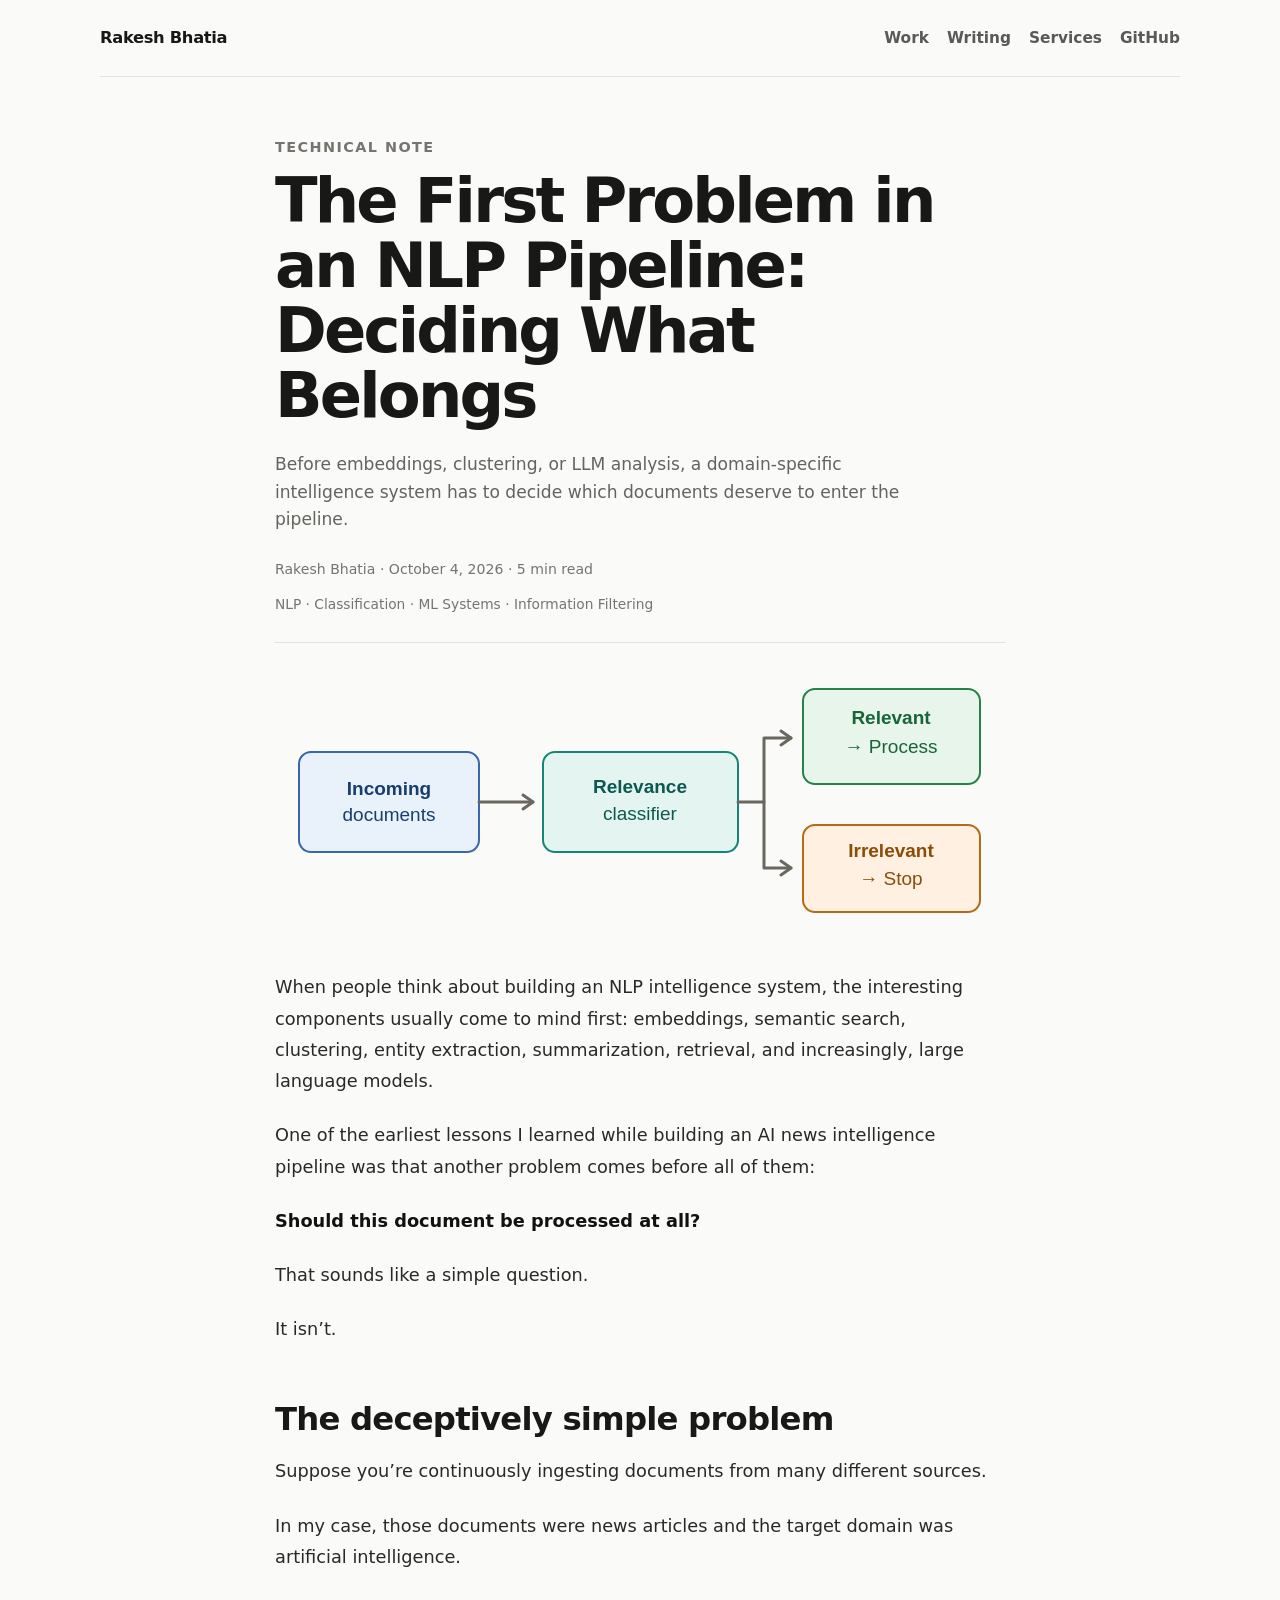
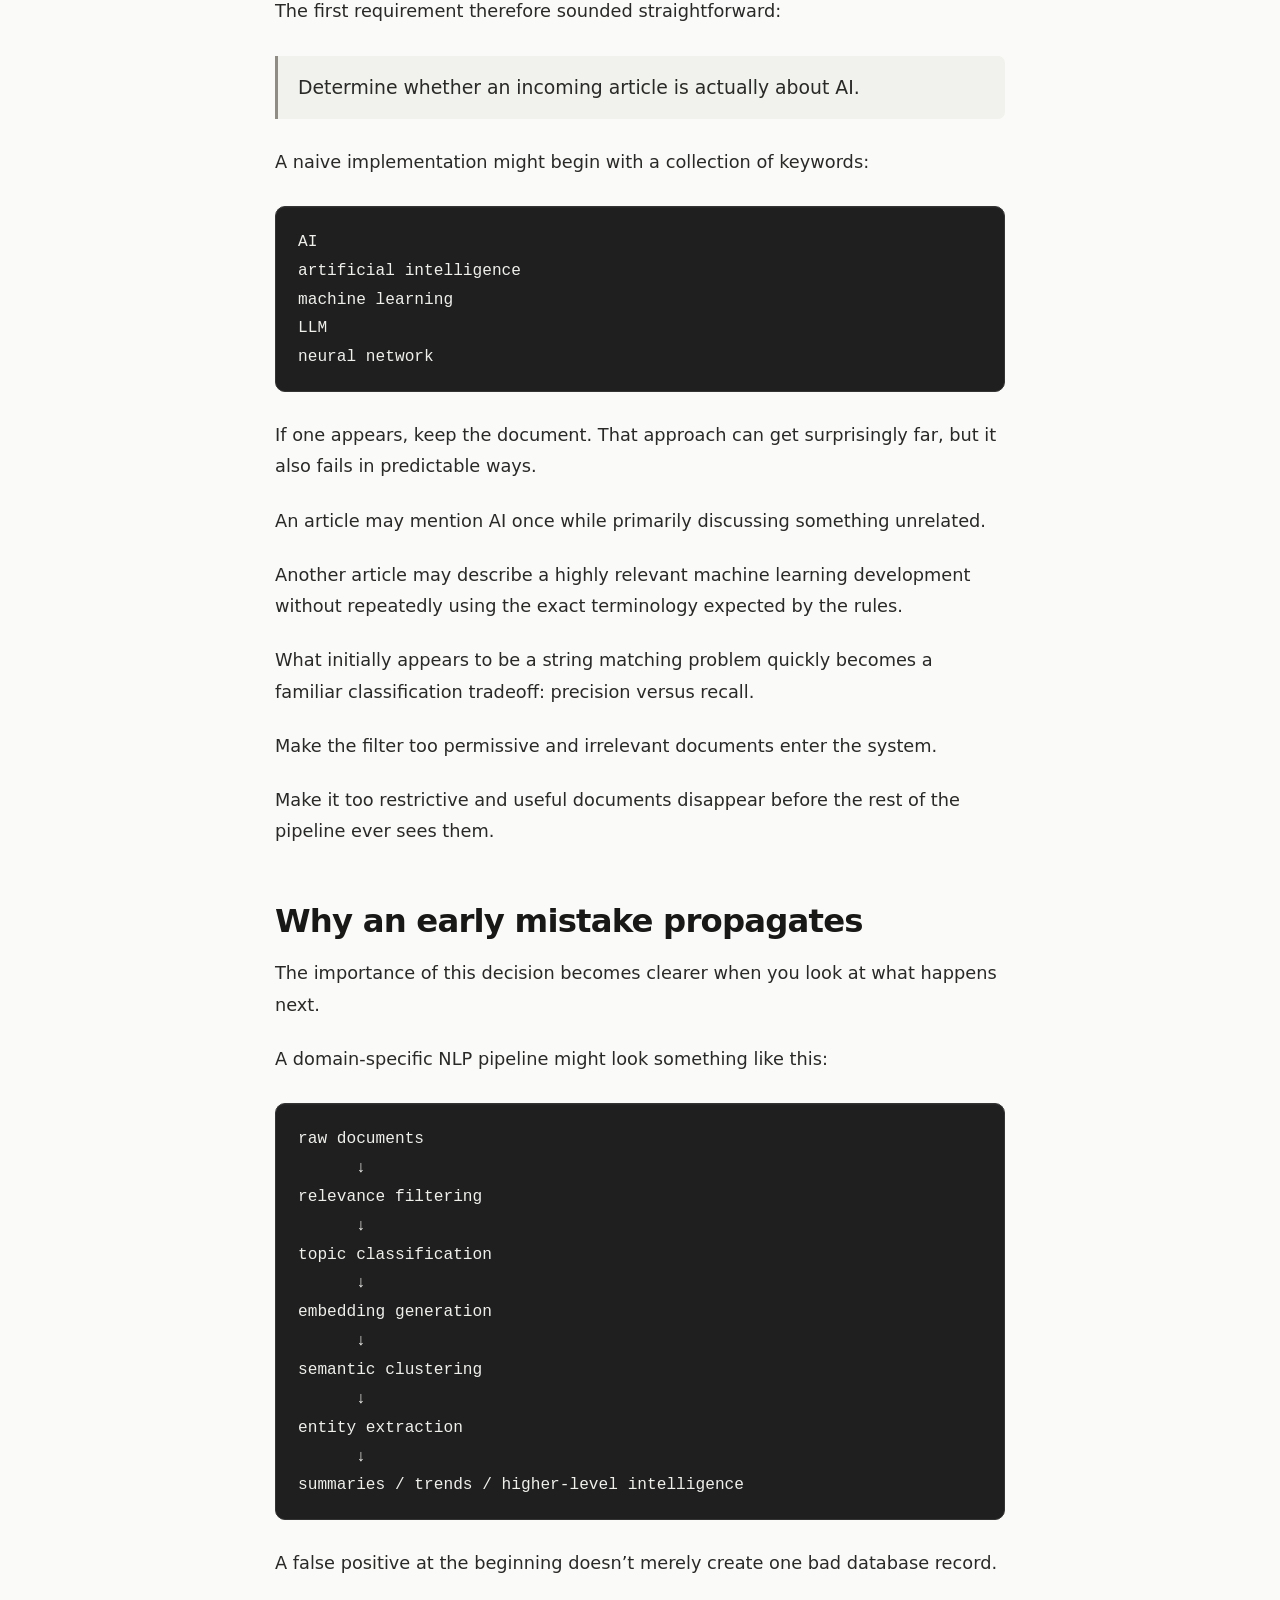
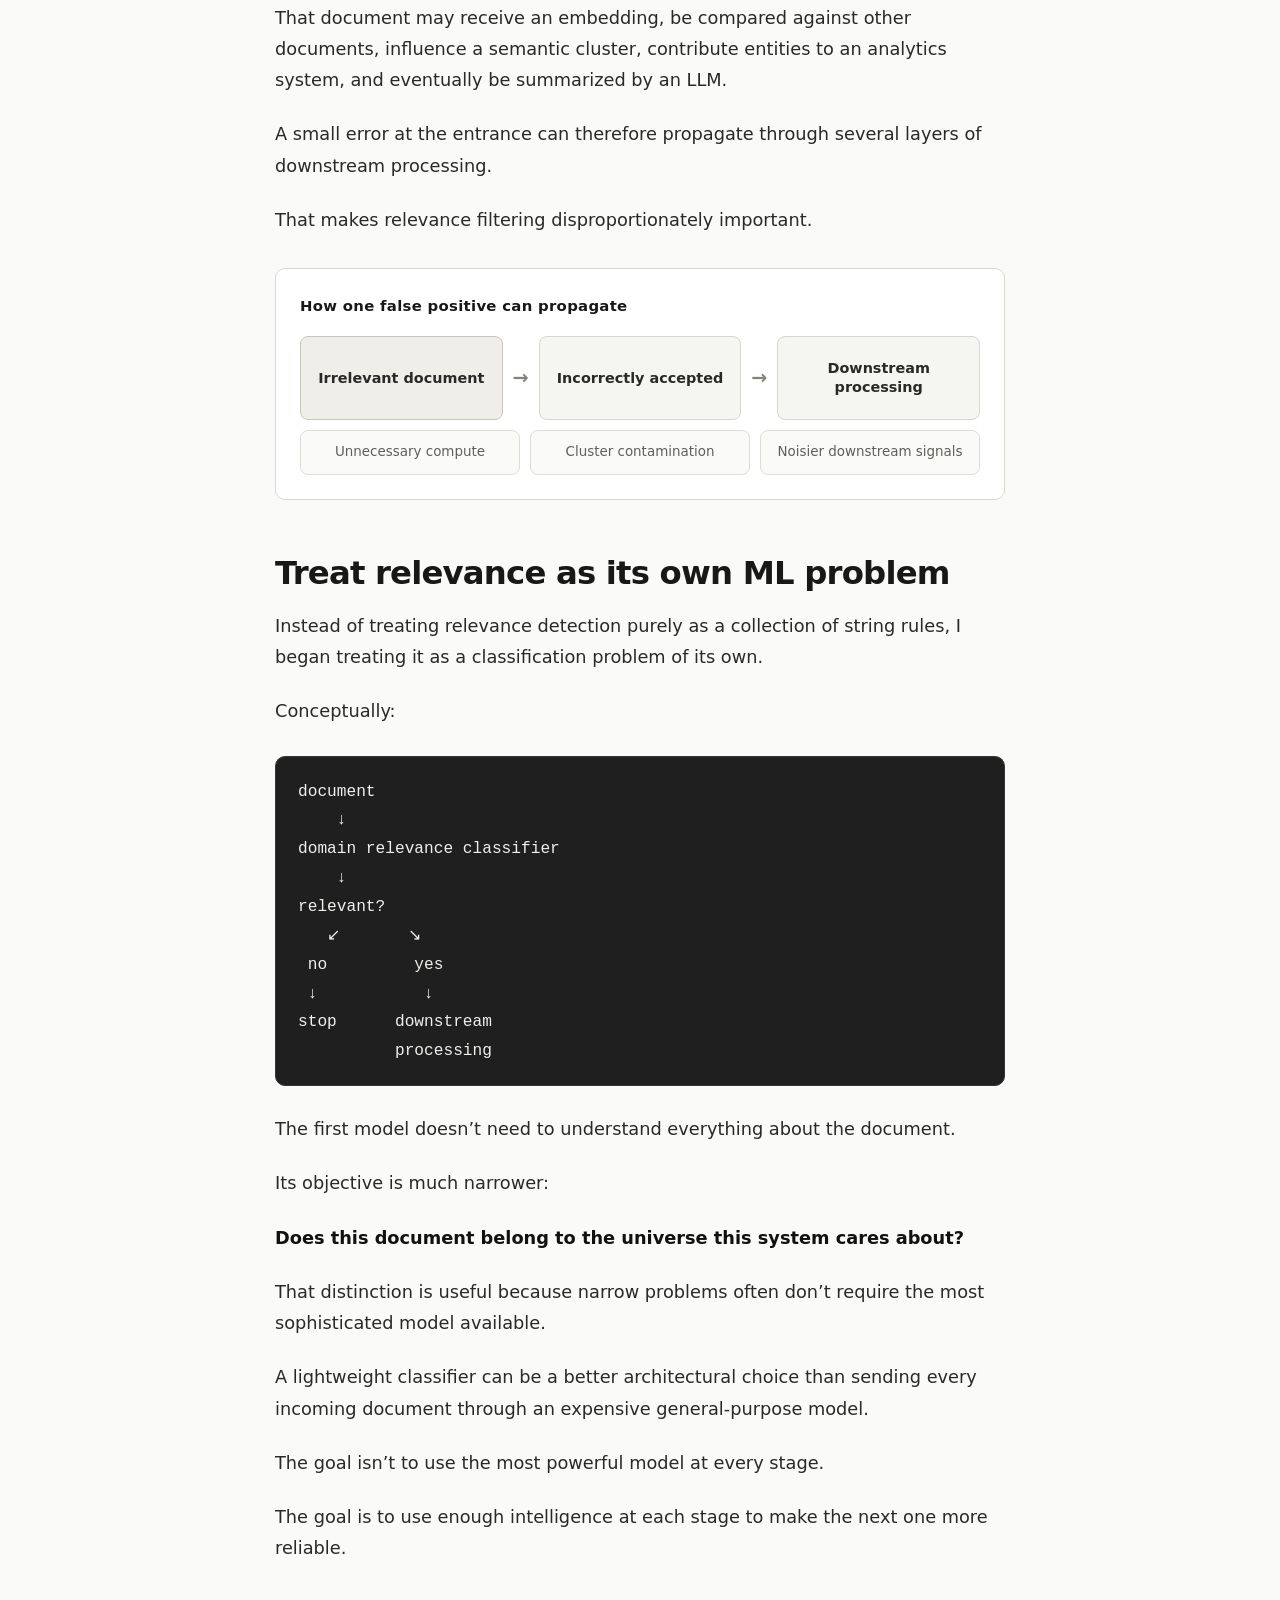
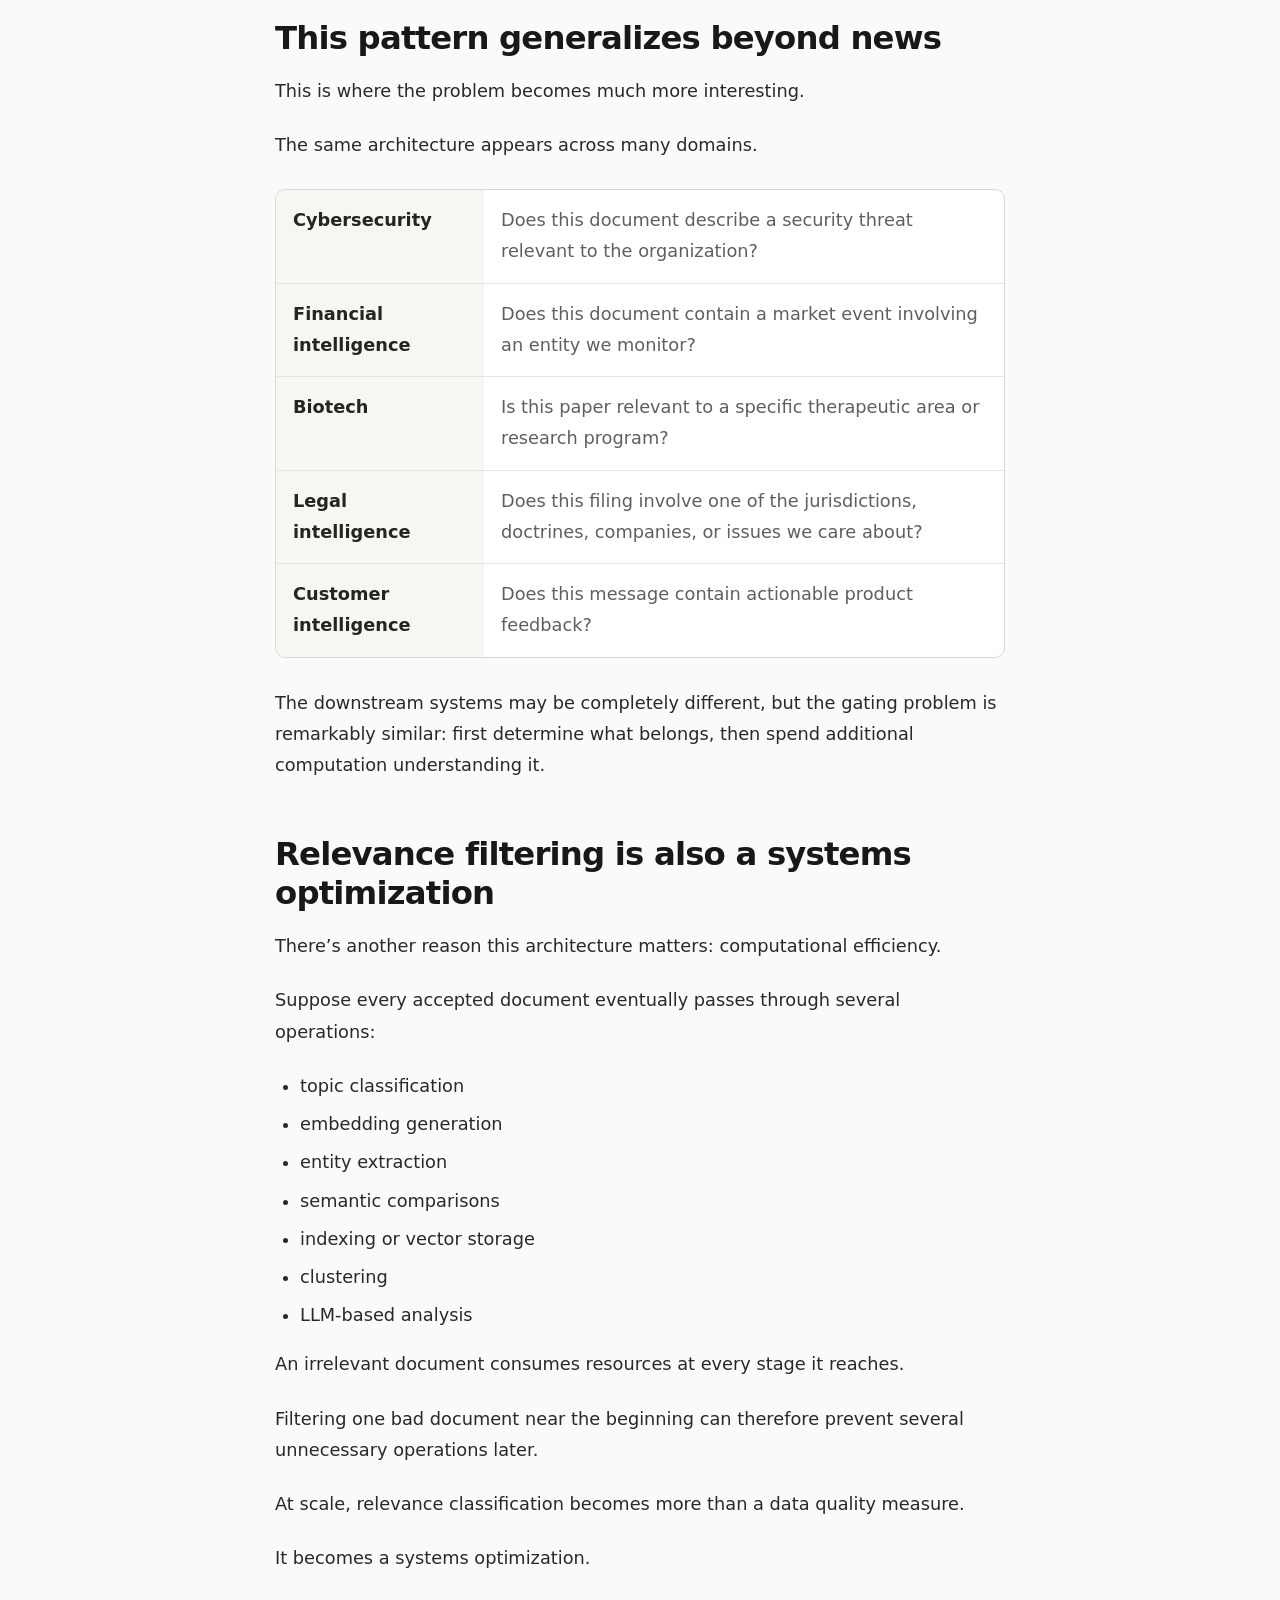
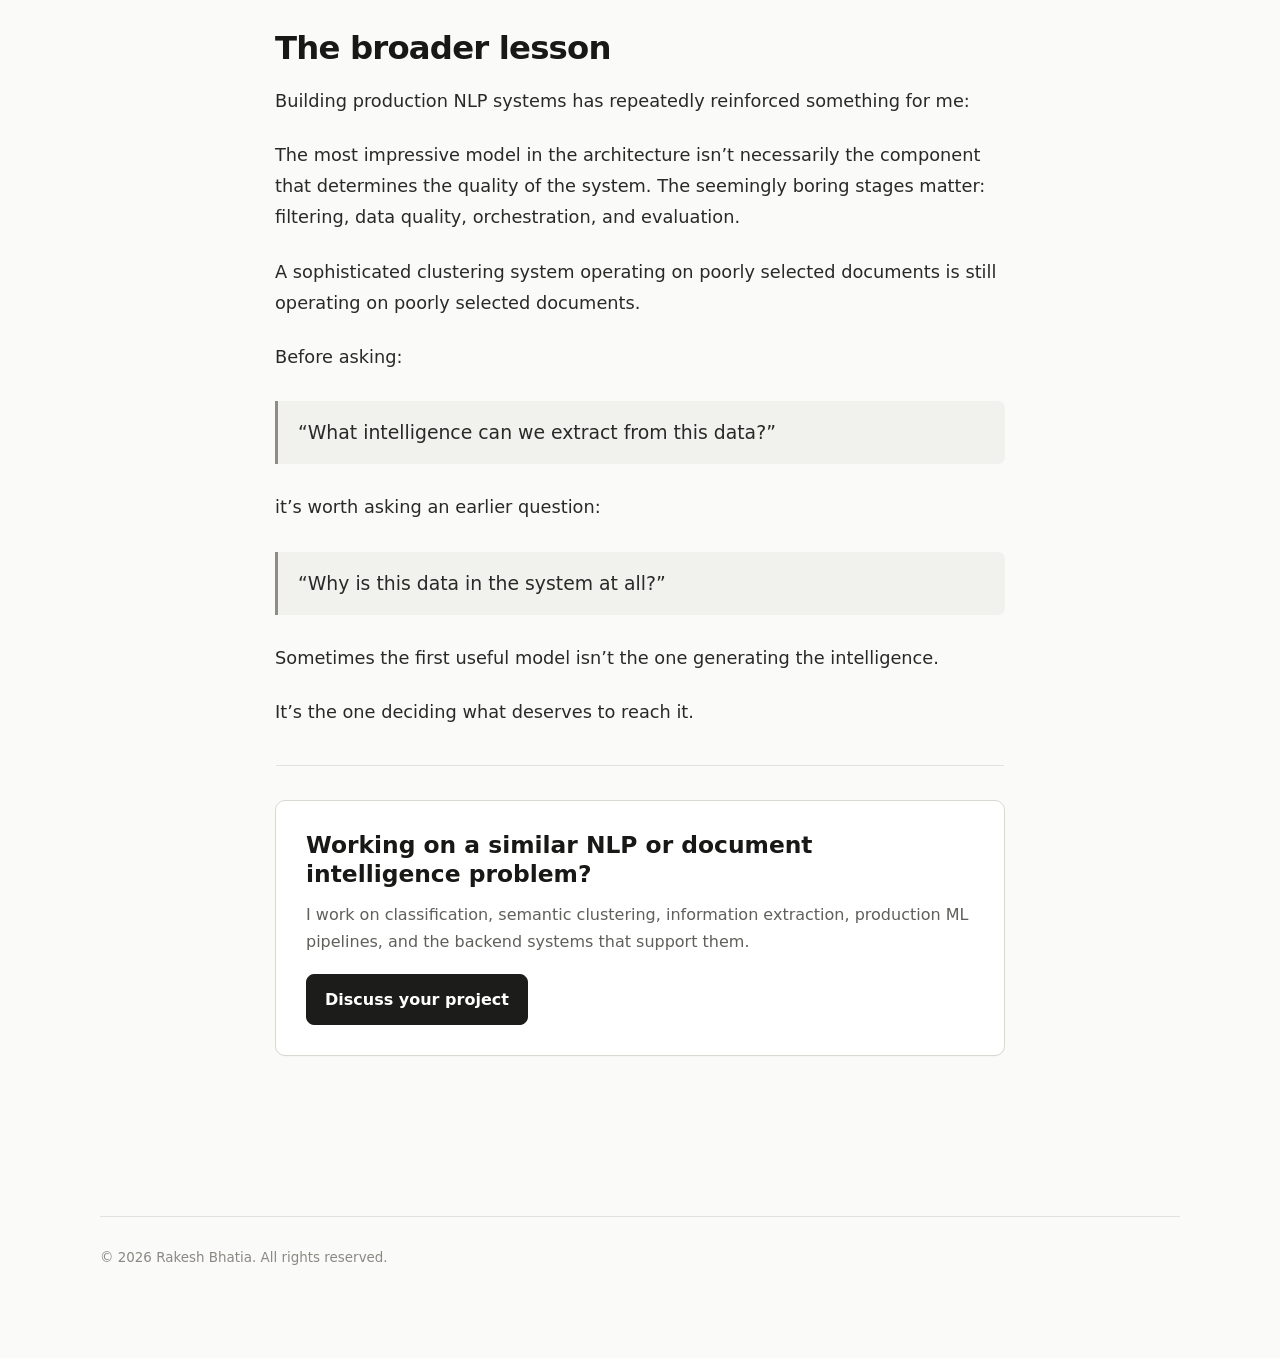
<file: writing/deciding-what-belongs/index.html>
<!doctype html>
<html lang="en">
  <head>
    <meta charset="UTF-8" />
    <meta name="viewport" content="width=device-width, initial-scale=1" />

    <title>The First Problem in an NLP Pipeline: Deciding What Belongs — Rakesh Bhatia</title>

    <meta
      name="description"
      content="Why domain relevance filtering should come before embeddings, clustering, entity extraction, and LLM analysis in an NLP intelligence pipeline."
    />
    <meta name="author" content="Rakesh Bhatia" />
    <meta name="theme-color" content="#fafaf8" />

    <link
      rel="canonical"
      href="https://rakeshbhatia.github.io/writing/deciding-what-belongs/"
    />
    <link rel="stylesheet" href="../../assets/writing.css" />
    <meta property="og:type" content="article" />
  <meta property="og:title" content="The First Problem in an NLP Pipeline: Deciding What Belongs" />
  <meta property="og:description" content="Why relevance filtering matters before embeddings, clustering, and LLM analysis." />
  <meta property="og:url" content="https://rakeshbhatia.github.io/writing/deciding-what-belongs/" />
  <meta property="og:image" content="https://rakeshbhatia.github.io/assets/social-preview/deciding-what-belongs.png" />
  <meta property="og:image:width" content="1200" />
  <meta property="og:image:height" content="630" />
  <meta property="og:image:type" content="image/png" />
  <meta name="twitter:card" content="summary_large_image" />
  <meta name="twitter:title" content="The First Problem in an NLP Pipeline: Deciding What Belongs" />
  <meta name="twitter:description" content="Why relevance filtering matters before embeddings, clustering, and LLM analysis." />
  <meta name="twitter:image" content="https://rakeshbhatia.github.io/assets/social-preview/deciding-what-belongs.png" />
</head>

  <body class="article-page">
    <div class="container">
      <nav class="site-nav" aria-label="Primary">
        <a class="site-nav-brand" href="/">Rakesh Bhatia</a>

        <div class="site-nav-links">
          <a href="/#featured">Work</a>
          <a href="/writing/">Writing</a>
          <a href="/#services">Services</a>
          <a
            href="https://github.com/rakeshbhatia"
            target="_blank"
            rel="noopener noreferrer"
          >
            GitHub
          </a>
        </div>
      </nav>

      <main>
        <article class="article-shell">
          <header class="article-header">
            <div class="eyebrow">Technical Note</div>

            <h1>The First Problem in an NLP Pipeline: Deciding What Belongs</h1>

            <p class="article-deck">
              Before embeddings, clustering, or LLM analysis, a
              domain-specific intelligence system has to decide which documents
              deserve to enter the pipeline.
            </p>

            <div class="article-meta">
              Rakesh Bhatia ·
              <time datetime="2026-10-04">October 4, 2026</time>
              · 5 min read
            </div>

            <div class="tags">
              NLP · Classification · ML Systems · Information Filtering
            </div>
          </header>

          <figure class="article-lead-visual">
            <img src="../../assets/diagrams/article1-relevance-gate.svg" alt="Incoming documents go through a relevance classifier: relevant documents proceed, irrelevant documents stop." width="730" height="258" loading="eager" decoding="async" />
          </figure>
          <div class="article-body">
            <p>
              When people think about building an NLP intelligence system, the
              interesting components usually come to mind first: embeddings,
              semantic search, clustering, entity extraction, summarization,
              retrieval, and increasingly, large language models.
            </p>

            <p>
              One of the earliest lessons I learned while building an AI news
              intelligence pipeline was that another problem comes before all
              of them:
            </p>

            <p><strong>Should this document be processed at all?</strong></p>

            <p>That sounds like a simple question.</p>

            <p>It isn’t.</p>

            <h2>The deceptively simple problem</h2>

            <p>
              Suppose you’re continuously ingesting documents from many
              different sources.
            </p>

            <p>
              In my case, those documents were news articles and the target
              domain was artificial intelligence.
            </p>

            <p>The first requirement therefore sounded straightforward:</p>

            <blockquote>
              <p>Determine whether an incoming article is actually about AI.</p>
            </blockquote>

            <p>
              A naive implementation might begin with a collection of
              keywords:
            </p>

            <pre><code>AI
artificial intelligence
machine learning
LLM
neural network</code></pre>

            <p>
              If one appears, keep the document. That approach can get
              surprisingly far, but it also fails in predictable ways.
            </p>

            <p>
              An article may mention AI once while primarily discussing
              something unrelated.
            </p>

            <p>
              Another article may describe a highly relevant machine learning
              development without repeatedly using the exact terminology
              expected by the rules.
            </p>

            <p>
              What initially appears to be a string matching problem quickly
              becomes a familiar classification tradeoff: precision versus
              recall.
            </p>

            <p>
              Make the filter too permissive and irrelevant documents enter the
              system.
            </p>

            <p>
              Make it too restrictive and useful documents disappear before the
              rest of the pipeline ever sees them.
            </p>

            <h2>Why an early mistake propagates</h2>

            <p>
              The importance of this decision becomes clearer when you look at
              what happens next.
            </p>

            <p>
              A domain-specific NLP pipeline might look something like this:
            </p>

            <pre><code>raw documents
      ↓
relevance filtering
      ↓
topic classification
      ↓
embedding generation
      ↓
semantic clustering
      ↓
entity extraction
      ↓
summaries / trends / higher-level intelligence</code></pre>

            <p>
              A false positive at the beginning doesn’t merely create one bad
              database record.
            </p>

            <p>
              That document may receive an embedding, be compared against other
              documents, influence a semantic cluster, contribute entities to
              an analytics system, and eventually be summarized by an LLM.
            </p>

            <p>
              A small error at the entrance can therefore propagate through
              several layers of downstream processing.
            </p>

            <p>
              That makes relevance filtering disproportionately important.
            </p>

            <div
              class="signal-diagram"
              role="img"
              aria-label="A false positive enters the downstream pipeline and creates unnecessary compute, cluster contamination, and bad downstream signals."
            >
              <div class="signal-diagram-title">
                How one false positive can propagate
              </div>

              <div class="signal-flow">
                <div class="signal-node warning">Irrelevant document</div>
                <div class="signal-arrow" aria-hidden="true">→</div>
                <div class="signal-node">Incorrectly accepted</div>
                <div class="signal-arrow" aria-hidden="true">→</div>
                <div class="signal-node">Downstream processing</div>
              </div>

              <div class="signal-consequences">
                <div class="signal-consequence">Unnecessary compute</div>
                <div class="signal-consequence">Cluster contamination</div>
                <div class="signal-consequence">Noisier downstream signals</div>
              </div>
            </div>

            <h2>Treat relevance as its own ML problem</h2>

            <p>
              Instead of treating relevance detection purely as a collection of
              string rules, I began treating it as a classification problem of
              its own.
            </p>

            <p>Conceptually:</p>

            <pre><code>document
    ↓
domain relevance classifier
    ↓
relevant?
   ↙       ↘
 no         yes
 ↓           ↓
stop      downstream
          processing</code></pre>

            <p>
              The first model doesn’t need to understand everything about the
              document.
            </p>

            <p>Its objective is much narrower:</p>

            <p>
              <strong>
                Does this document belong to the universe this system cares
                about?
              </strong>
            </p>

            <p>
              That distinction is useful because narrow problems often don’t
              require the most sophisticated model available.
            </p>

            <p>
              A lightweight classifier can be a better architectural choice
              than sending every incoming document through an expensive
              general-purpose model.
            </p>

            <p>
              The goal isn’t to use the most powerful model at every stage.
            </p>

            <p>
              The goal is to use enough intelligence at each stage to make the
              next one more reliable.
            </p>

            <h2>This pattern generalizes beyond news</h2>

            <p>This is where the problem becomes much more interesting.</p>

            <p>The same architecture appears across many domains.</p>

            <div class="domain-grid">
              <div class="domain-label">Cybersecurity</div>
              <div class="domain-question">
                Does this document describe a security threat relevant to the
                organization?
              </div>

              <div class="domain-label">Financial intelligence</div>
              <div class="domain-question">
                Does this document contain a market event involving an entity
                we monitor?
              </div>

              <div class="domain-label">Biotech</div>
              <div class="domain-question">
                Is this paper relevant to a specific therapeutic area or
                research program?
              </div>

              <div class="domain-label">Legal intelligence</div>
              <div class="domain-question">
                Does this filing involve one of the jurisdictions, doctrines,
                companies, or issues we care about?
              </div>

              <div class="domain-label">Customer intelligence</div>
              <div class="domain-question">
                Does this message contain actionable product feedback?
              </div>
            </div>

            <p>
              The downstream systems may be completely different, but the
              gating problem is remarkably similar: first determine what
              belongs, then spend additional computation understanding it.
            </p>

            <h2>Relevance filtering is also a systems optimization</h2>

            <p>
              There’s another reason this architecture matters: computational
              efficiency.
            </p>

            <p>
              Suppose every accepted document eventually passes through several
              operations:
            </p>

            <ul>
              <li>topic classification</li>
              <li>embedding generation</li>
              <li>entity extraction</li>
              <li>semantic comparisons</li>
              <li>indexing or vector storage</li>
              <li>clustering</li>
              <li>LLM-based analysis</li>
            </ul>

            <p>
              An irrelevant document consumes resources at every stage it
              reaches.
            </p>

            <p>
              Filtering one bad document near the beginning can therefore
              prevent several unnecessary operations later.
            </p>

            <p>
              At scale, relevance classification becomes more than a data
              quality measure.
            </p>

            <p>It becomes a systems optimization.</p>

            <h2>The broader lesson</h2>

            <p>
              Building production NLP systems has repeatedly reinforced
              something for me:
            </p>

            <p>
              The most impressive model in the architecture isn’t necessarily
              the component that determines the quality of the system. The
              seemingly boring stages matter: filtering, data quality,
              orchestration, and evaluation.
            </p>

            <p>
              A sophisticated clustering system operating on poorly selected
              documents is still operating on poorly selected documents.
            </p>

            <p>Before asking:</p>

            <blockquote>
              <p>“What intelligence can we extract from this data?”</p>
            </blockquote>

            <p>it’s worth asking an earlier question:</p>

            <blockquote>
              <p>“Why is this data in the system at all?”</p>
            </blockquote>

            <p>
              Sometimes the first useful model isn’t the one generating the
              intelligence.
            </p>

            <p>It’s the one deciding what deserves to reach it.</p>
          </div>

          <aside class="article-cta">
            <h2>Working on a similar NLP or document intelligence problem?</h2>
            <p>
              I work on classification, semantic clustering, information
              extraction, production ML pipelines, and the backend systems that
              support them.
            </p>
            <a
              class="button"
              href="mailto:rakeshbhatia22@proton.me?subject=NLP%20or%20Document%20Intelligence%20Project"
            >
              Discuss your project
            </a>
          </aside>
        </article>
      </main>

      <footer>© 2026 Rakesh Bhatia. All rights reserved.</footer>
    </div>
  </body>
</html>
</file>
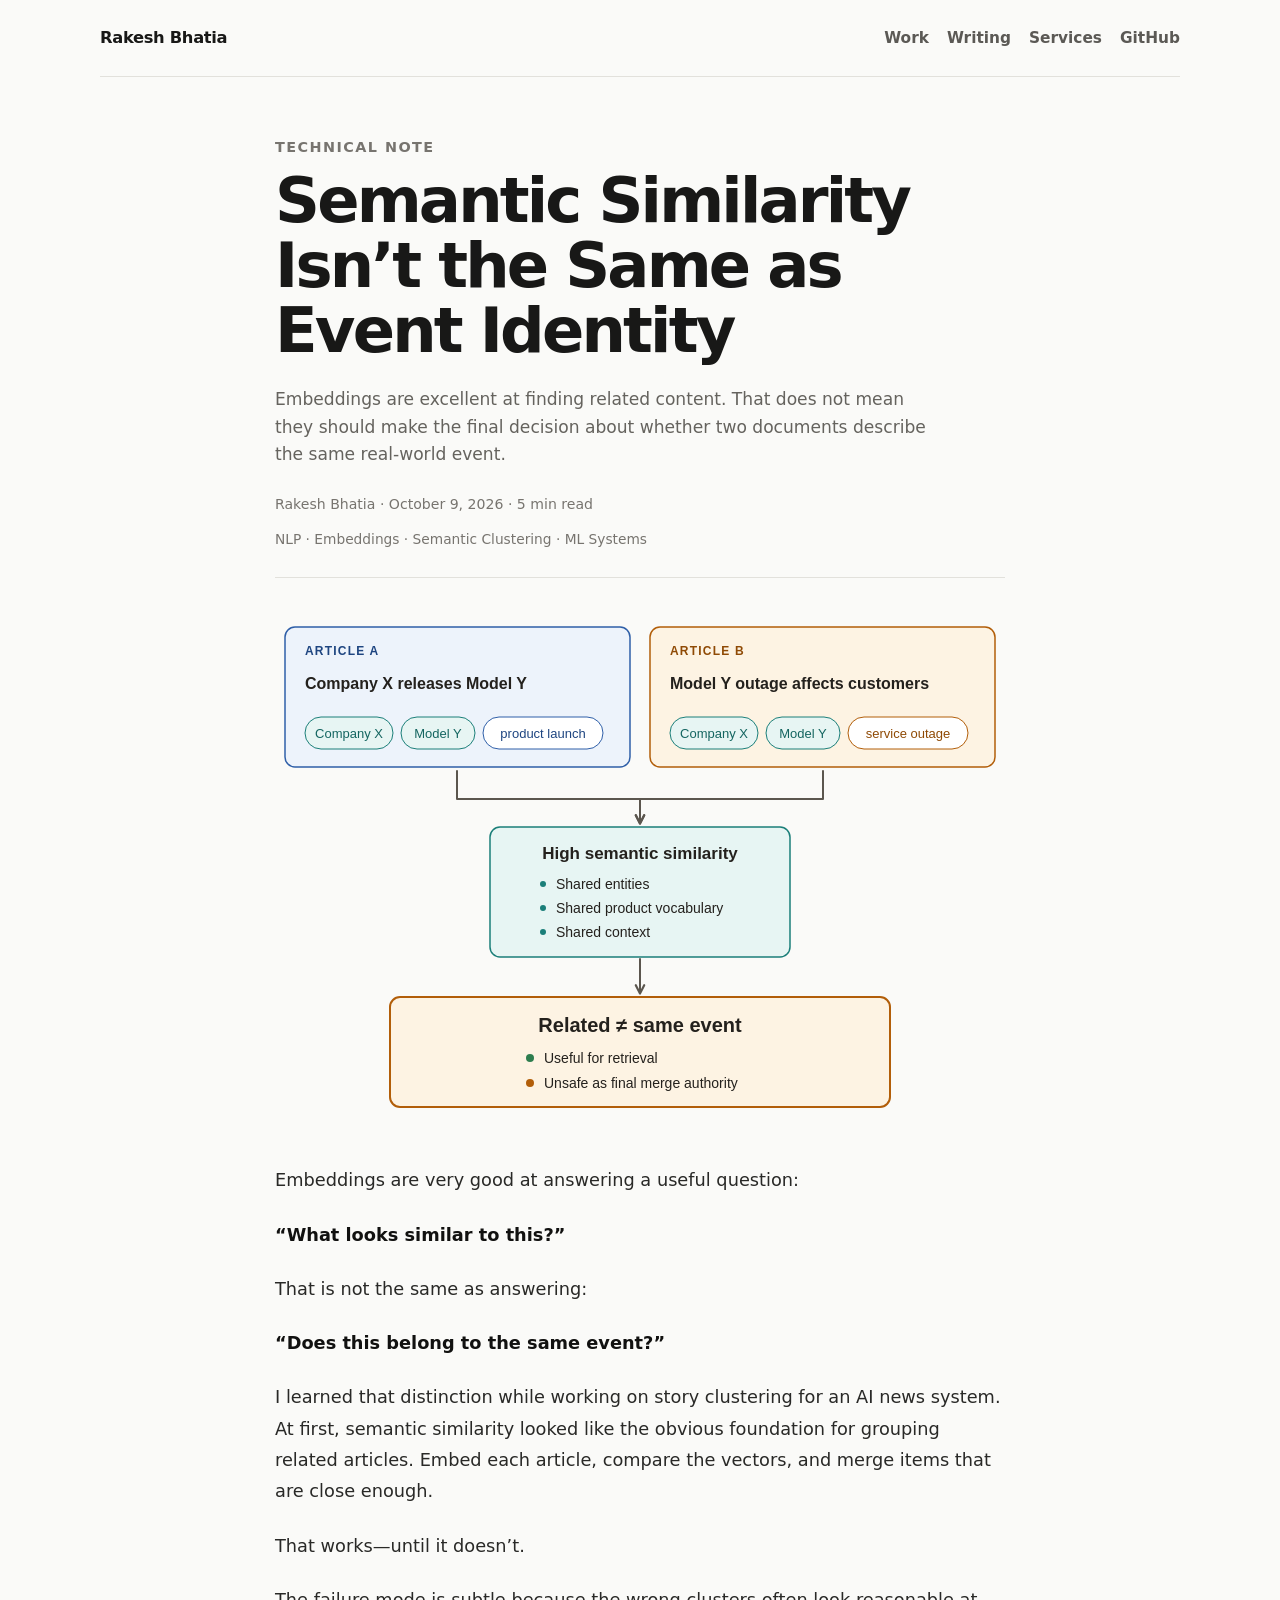
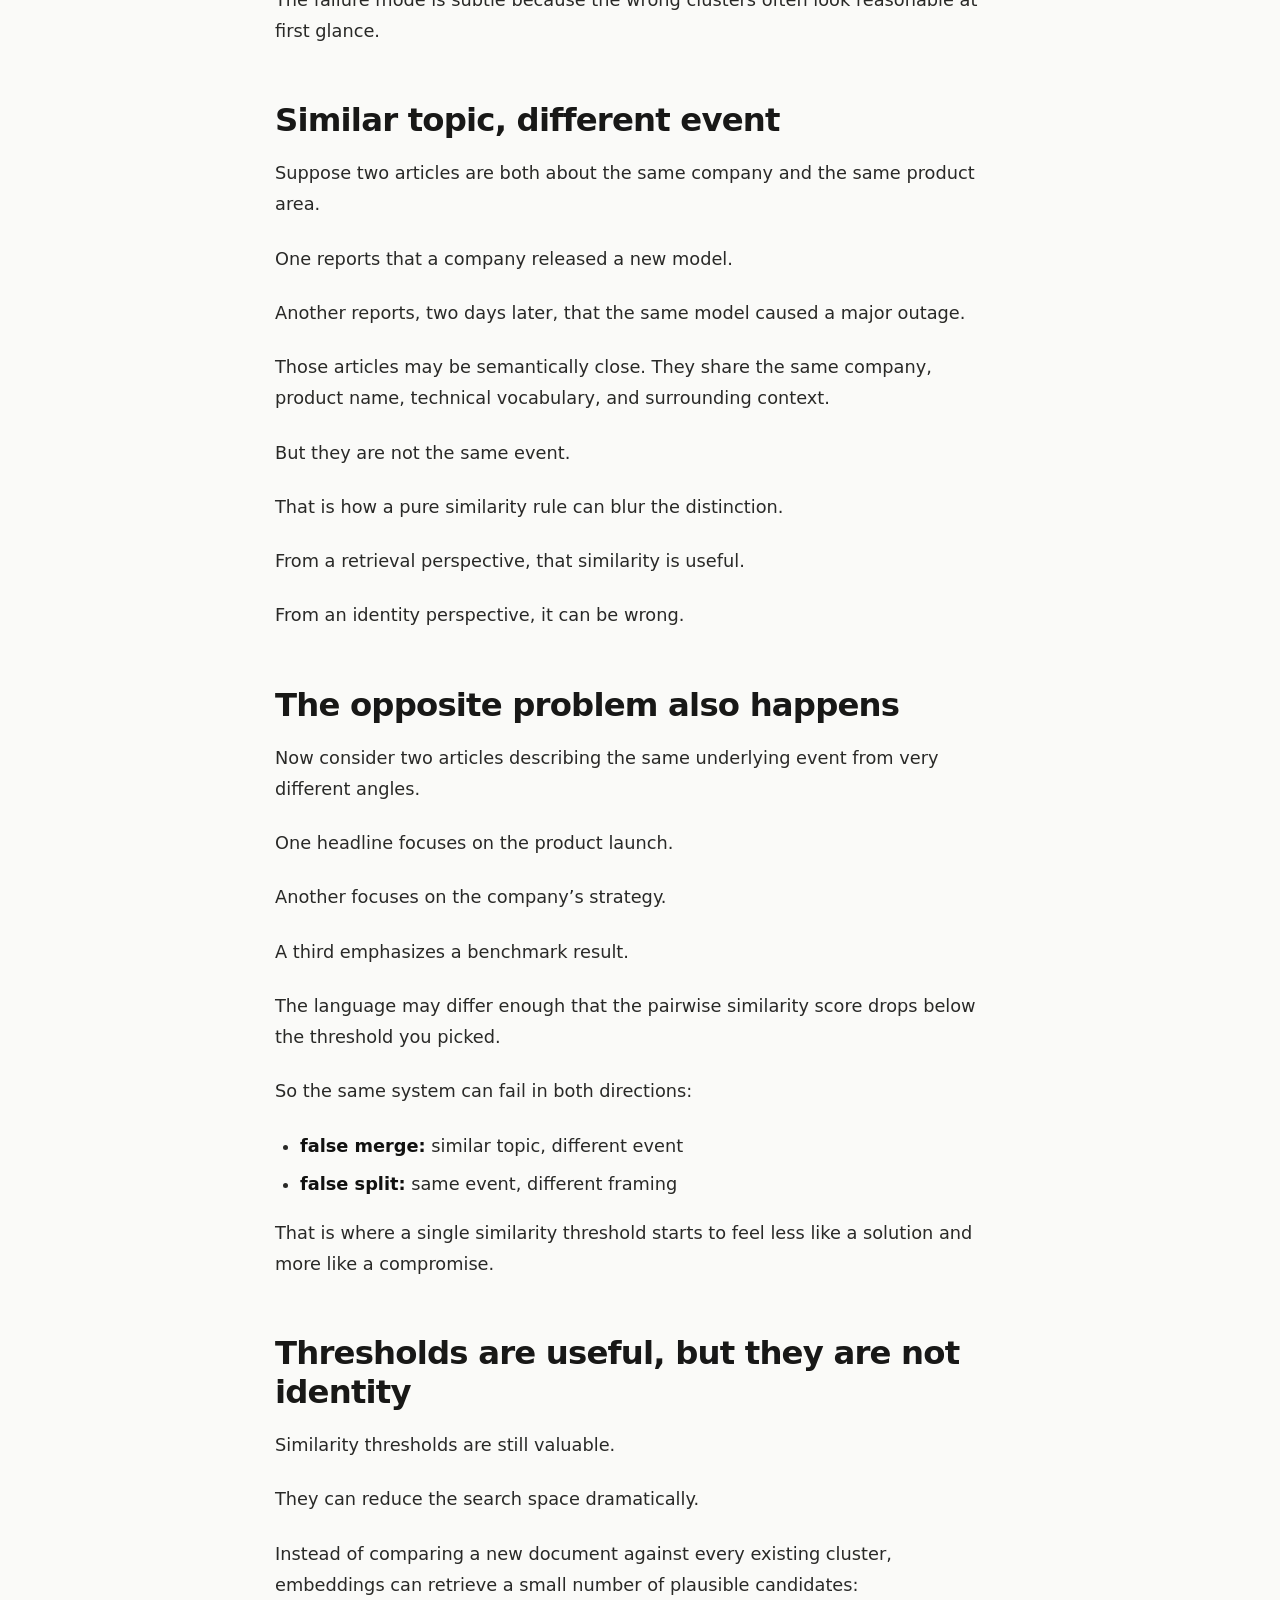
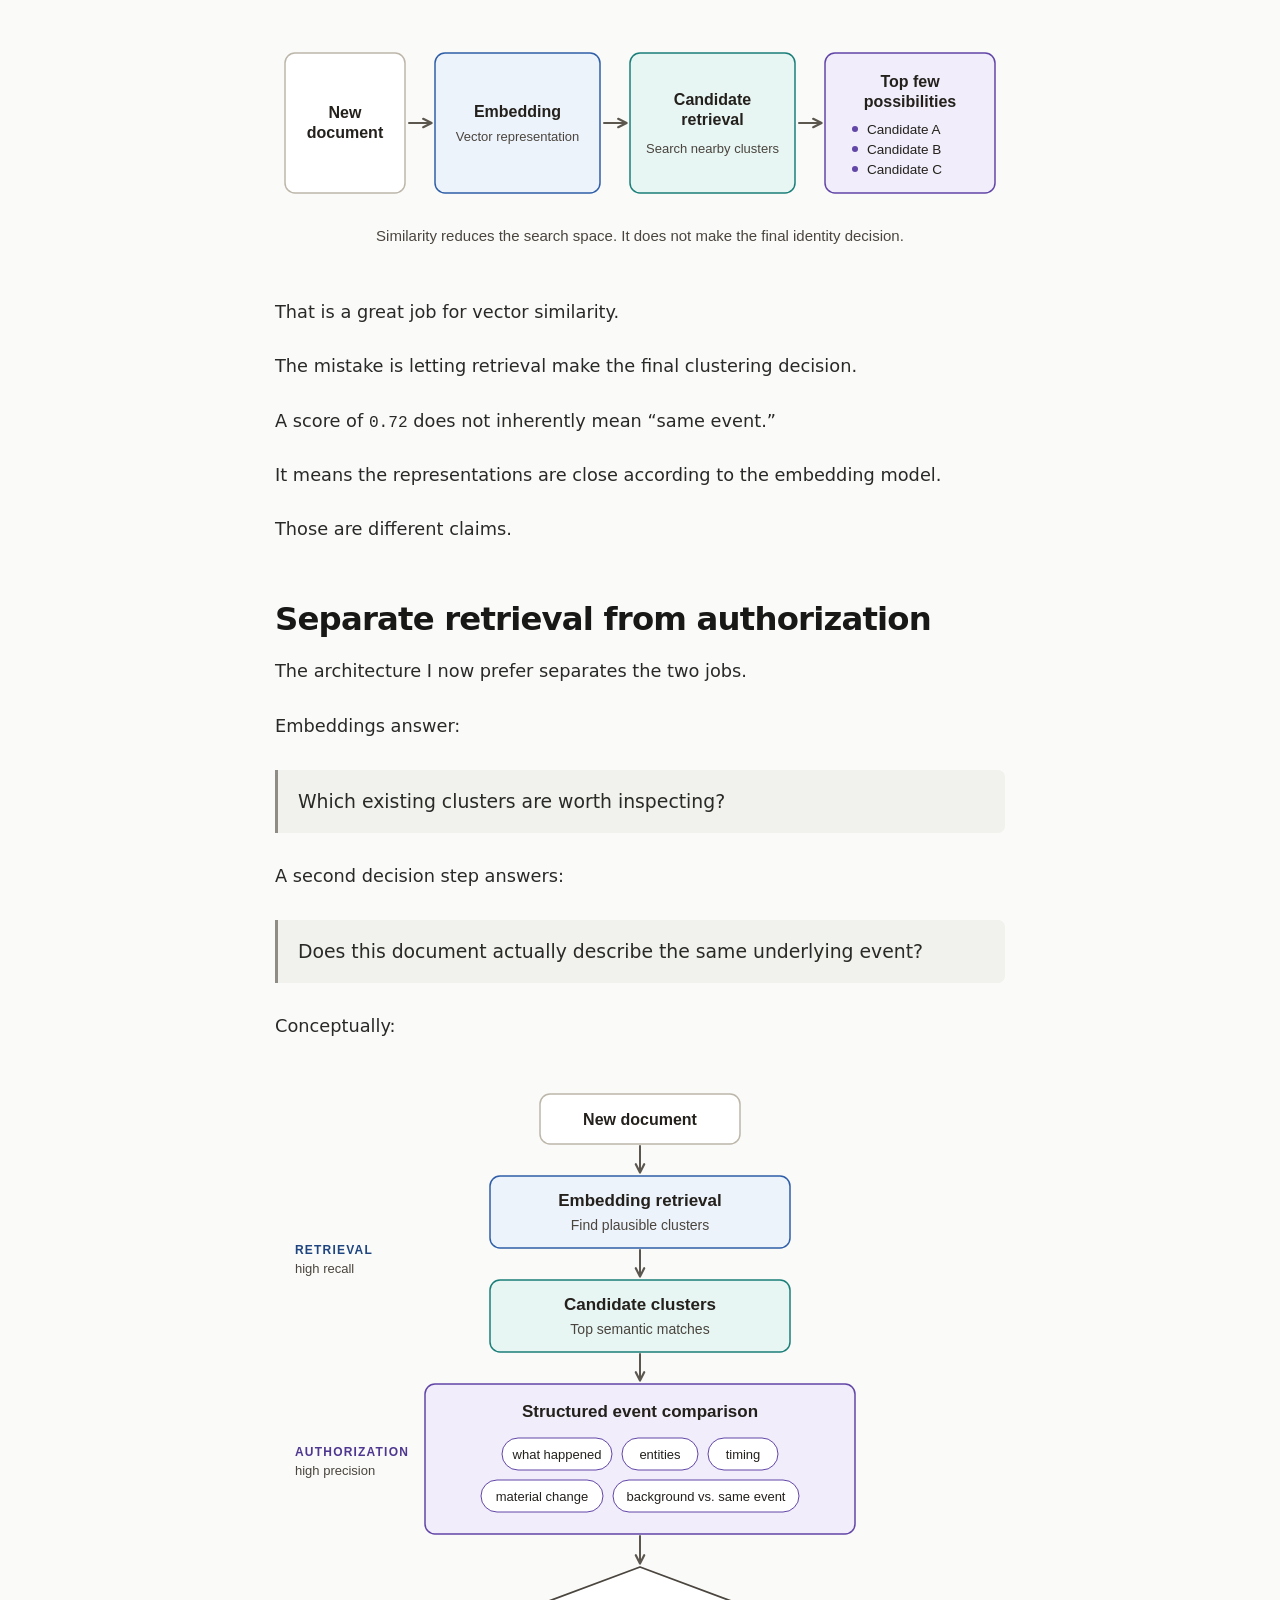
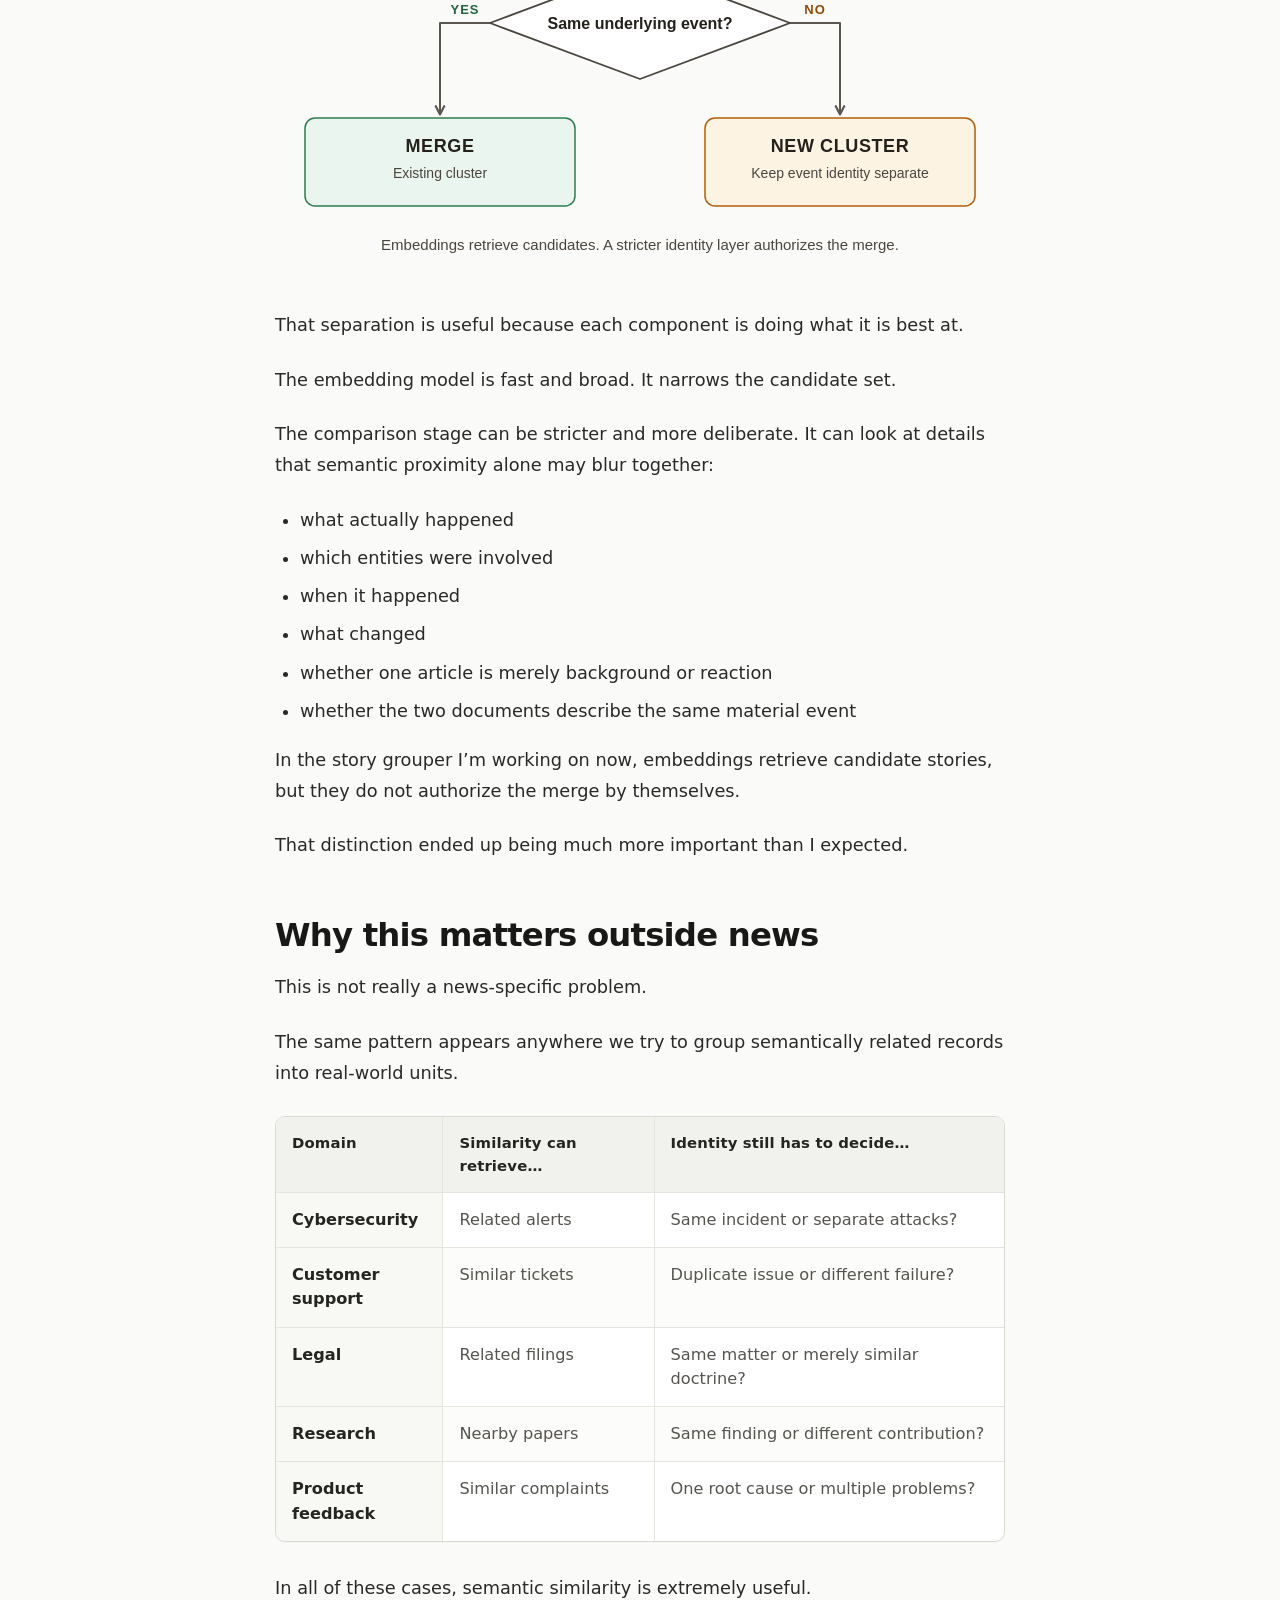
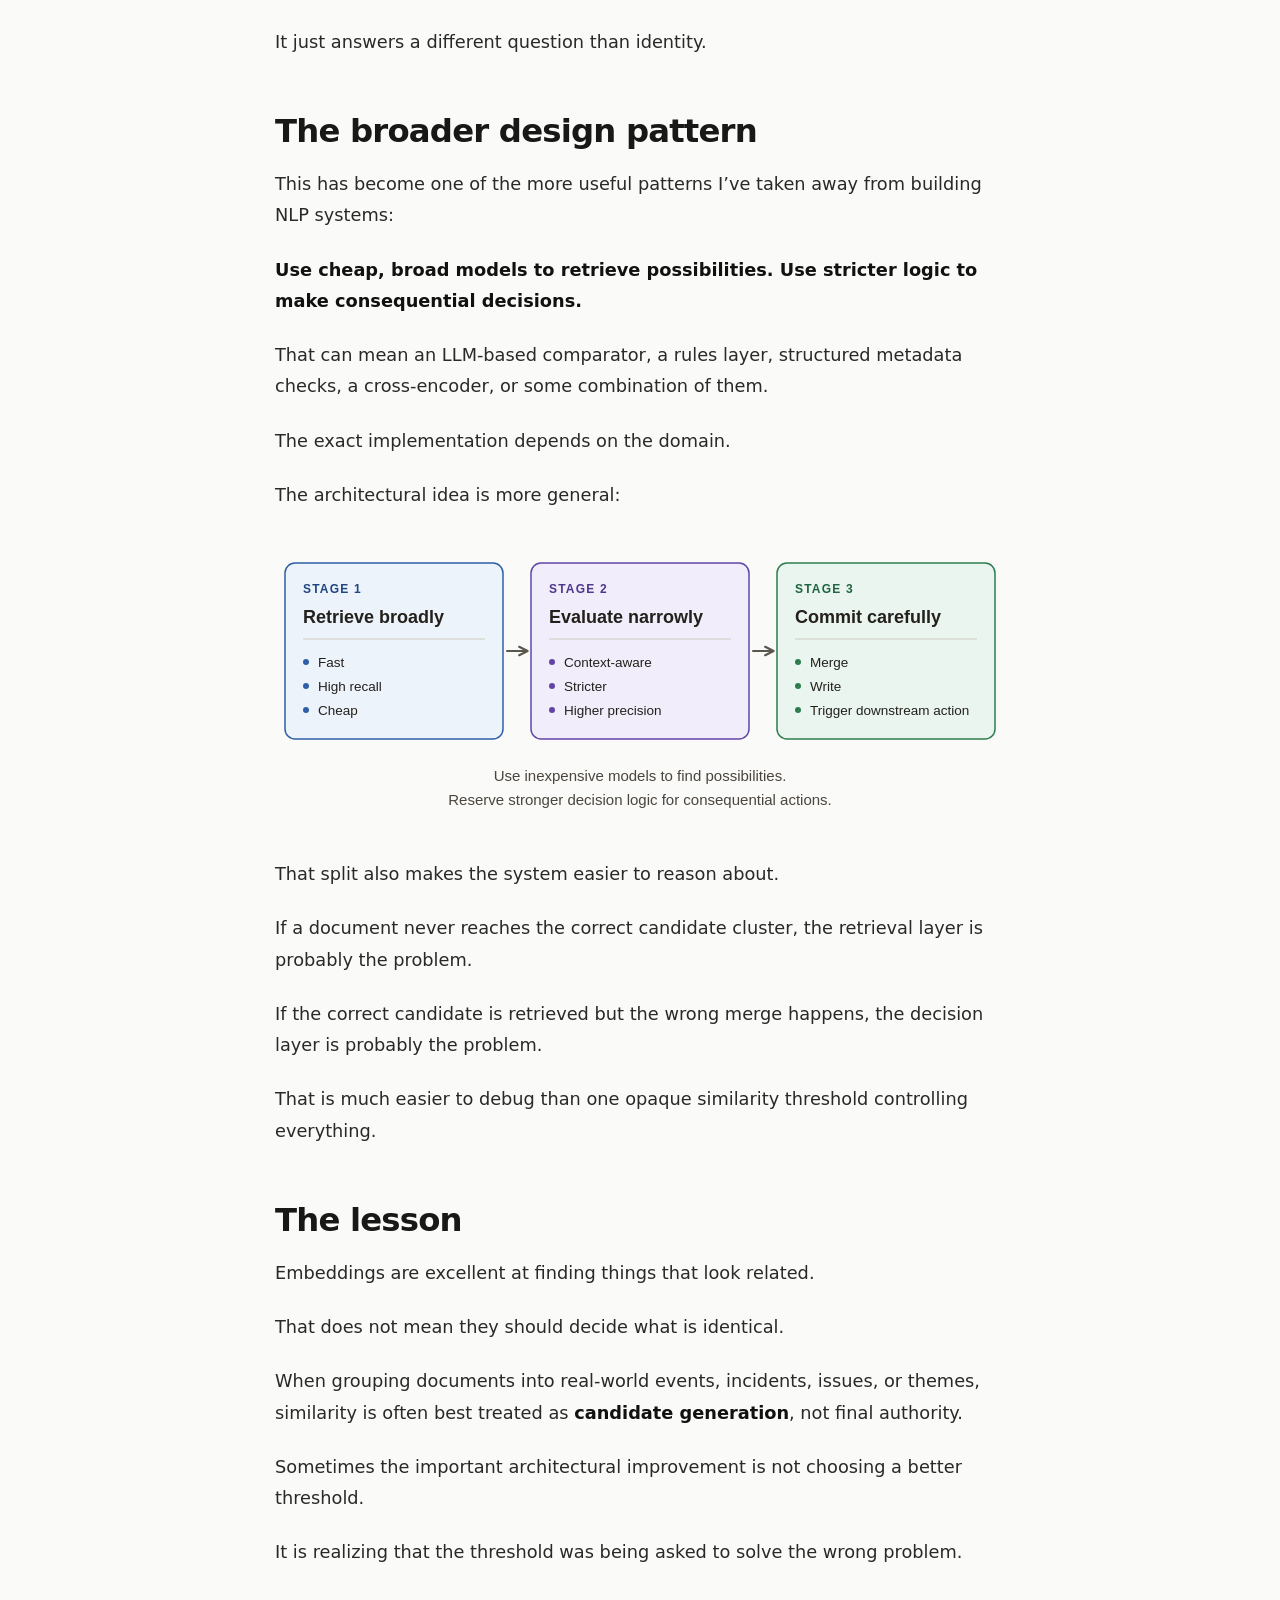
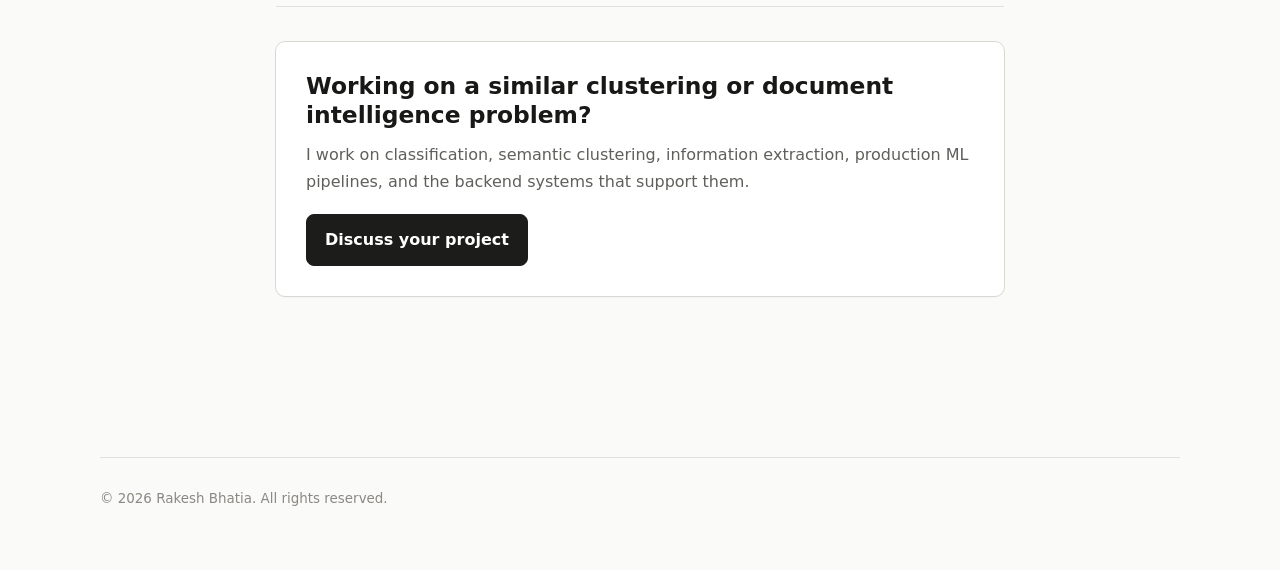
<file: writing/semantic-similarity-event-identity/index.html>
<!doctype html>
<html lang="en">
  <head>
    <meta charset="UTF-8" />
    <meta name="viewport" content="width=device-width, initial-scale=1" />

    <title>Semantic Similarity Isn’t the Same as Event Identity — Rakesh Bhatia</title>

    <meta
      name="description"
      content="Why semantic similarity is useful for candidate retrieval but should not automatically decide whether two documents describe the same real-world event."
    />
    <meta name="author" content="Rakesh Bhatia" />
    <meta name="theme-color" content="#fafaf8" />

    <link
      rel="canonical"
      href="https://rakeshbhatia.github.io/writing/semantic-similarity-event-identity/"
    />
    <link rel="stylesheet" href="../../assets/writing.css" />
    <meta property="og:type" content="article" />
  <meta property="og:title" content="Semantic Similarity Isn’t the Same as Event Identity" />
  <meta property="og:description" content="Why semantic similarity is not the same as real-world event identity." />
  <meta property="og:url" content="https://rakeshbhatia.github.io/writing/semantic-similarity-event-identity/" />
  <meta property="og:image" content="https://rakeshbhatia.github.io/assets/social-preview/semantic-similarity-event-identity.png" />
  <meta property="og:image:width" content="1200" />
  <meta property="og:image:height" content="630" />
  <meta property="og:image:type" content="image/png" />
  <meta name="twitter:card" content="summary_large_image" />
  <meta name="twitter:title" content="Semantic Similarity Isn’t the Same as Event Identity" />
  <meta name="twitter:description" content="Why semantic similarity is not the same as real-world event identity." />
  <meta name="twitter:image" content="https://rakeshbhatia.github.io/assets/social-preview/semantic-similarity-event-identity.png" />
</head>

  <body class="article-page">
    <div class="container">
      <nav class="site-nav" aria-label="Primary">
        <a class="site-nav-brand" href="/">Rakesh Bhatia</a>

        <div class="site-nav-links">
          <a href="/#featured">Work</a>
          <a href="/writing/">Writing</a>
          <a href="/#services">Services</a>
          <a
            href="https://github.com/rakeshbhatia"
            target="_blank"
            rel="noopener noreferrer"
          >
            GitHub
          </a>
        </div>
      </nav>

      <main>
        <article class="article-shell">
          <header class="article-header">
            <div class="eyebrow">Technical Note</div>

            <h1>Semantic Similarity Isn’t the Same as Event Identity</h1>

            <p class="article-deck">
              Embeddings are excellent at finding related content. That does
              not mean they should make the final decision about whether two
              documents describe the same real-world event.
            </p>

            <div class="article-meta">
              Rakesh Bhatia ·
              <time datetime="2026-10-09">October 9, 2026</time>
              · 5 min read
            </div>

            <div class="tags">
              NLP · Embeddings · Semantic Clustering · ML Systems
            </div>
          </header>

          <figure class="article-lead-visual">
            <img src="../../assets/diagrams/diagram-similar-topic-different-event.svg" alt="Two semantically related articles share a product but describe separate events." width="730" height="516" loading="eager" decoding="async" />
          </figure>
          <div class="article-body">
            <p>Embeddings are very good at answering a useful question:</p>

            <p><strong>“What looks similar to this?”</strong></p>

            <p>That is not the same as answering:</p>

            <p><strong>“Does this belong to the same event?”</strong></p>

            <p>
              I learned that distinction while working on story clustering for
              an AI news system. At first, semantic similarity looked like the
              obvious foundation for grouping related articles. Embed each
              article, compare the vectors, and merge items that are close
              enough.
            </p>

            <p>That works—until it doesn’t.</p>

            <p>
              The failure mode is subtle because the wrong clusters often look
              reasonable at first glance.
            </p>

            <h2>Similar topic, different event</h2>

            <p>
              Suppose two articles are both about the same company and the same
              product area.
            </p>

            <p>One reports that a company released a new model.</p>

            <p>
              Another reports, two days later, that the same model caused a
              major outage.
            </p>

            <p>
              Those articles may be semantically close. They share the same
              company, product name, technical vocabulary, and surrounding
              context.
            </p>

            <p>But they are not the same event.</p>

            <p>That is how a pure similarity rule can blur the distinction.</p>


            <p>From a retrieval perspective, that similarity is useful.</p>

            <p>From an identity perspective, it can be wrong.</p>

            <h2>The opposite problem also happens</h2>

            <p>
              Now consider two articles describing the same underlying event
              from very different angles.
            </p>

            <p>One headline focuses on the product launch.</p>
            <p>Another focuses on the company’s strategy.</p>
            <p>A third emphasizes a benchmark result.</p>

            <p>
              The language may differ enough that the pairwise similarity score
              drops below the threshold you picked.
            </p>

            <p>So the same system can fail in both directions:</p>

            <ul>
              <li><strong>false merge:</strong> similar topic, different event</li>
              <li><strong>false split:</strong> same event, different framing</li>
            </ul>

            <p>
              That is where a single similarity threshold starts to feel less
              like a solution and more like a compromise.
            </p>

            <h2>Thresholds are useful, but they are not identity</h2>

            <p>Similarity thresholds are still valuable.</p>
            <p>They can reduce the search space dramatically.</p>

            <p>
              Instead of comparing a new document against every existing
              cluster, embeddings can retrieve a small number of plausible
              candidates:
            </p>

            <figure class="article-diagram">
              <img
                src="../../assets/diagrams/diagram-candidate-retrieval.svg"
                alt="A new document is embedded, used to retrieve nearby candidate clusters, and narrowed to a few plausible possibilities."
                width="730"
                height="232"
                loading="lazy"
                decoding="async"
              />
            </figure>

            <p>That is a great job for vector similarity.</p>

            <p>The mistake is letting retrieval make the final clustering decision.</p>

            <p>
              A score of <code>0.72</code> does not inherently mean “same
              event.”
            </p>

            <p>
              It means the representations are close according to the embedding
              model.
            </p>

            <p>Those are different claims.</p>

            <h2>Separate retrieval from authorization</h2>

            <p>The architecture I now prefer separates the two jobs.</p>

            <p>Embeddings answer:</p>

            <blockquote>
              <p>Which existing clusters are worth inspecting?</p>
            </blockquote>

            <p>A second decision step answers:</p>

            <blockquote>
              <p>Does this document actually describe the same underlying event?</p>
            </blockquote>

            <p>Conceptually:</p>

            <figure class="article-diagram article-diagram-tall">
              <img
                src="../../assets/diagrams/diagram-retrieval-vs-authorization.svg"
                alt="A retrieval and authorization pipeline where embeddings find candidate clusters, structured event comparison evaluates identity, and the final decision either merges into an existing cluster or creates a new cluster."
                width="730"
                height="796"
                loading="lazy"
                decoding="async"
              />
            </figure>

            <p>
              That separation is useful because each component is doing what it
              is best at.
            </p>

            <p>
              The embedding model is fast and broad. It narrows the candidate
              set.
            </p>

            <p>
              The comparison stage can be stricter and more deliberate. It can
              look at details that semantic proximity alone may blur together:
            </p>

            <ul>
              <li>what actually happened</li>
              <li>which entities were involved</li>
              <li>when it happened</li>
              <li>what changed</li>
              <li>whether one article is merely background or reaction</li>
              <li>whether the two documents describe the same material event</li>
            </ul>

            <p>
              In the story grouper I’m working on now, embeddings retrieve
              candidate stories, but they do not authorize the merge by
              themselves.
            </p>

            <p>
              That distinction ended up being much more important than I
              expected.
            </p>

            <h2>Why this matters outside news</h2>

            <p>This is not really a news-specific problem.</p>

            <p>
              The same pattern appears anywhere we try to group semantically
              related records into real-world units.
            </p>

            <div
              class="comparison-table-wrap"
              role="region"
              aria-label="Similarity versus identity examples across domains"
              tabindex="0"
            >
              <table class="comparison-table">
                <caption class="sr-only">
                  Examples of what semantic similarity can retrieve and what
                  identity logic still needs to decide across five domains.
                </caption>
                <colgroup>
                  <col class="comparison-domain-col" />
                  <col class="comparison-retrieval-col" />
                  <col class="comparison-identity-col" />
                </colgroup>
                <thead>
                  <tr>
                    <th scope="col">Domain</th>
                    <th scope="col">Similarity can retrieve…</th>
                    <th scope="col">Identity still has to decide…</th>
                  </tr>
                </thead>
                <tbody>
                  <tr>
                    <th scope="row">Cybersecurity</th>
                    <td>Related alerts</td>
                    <td>Same incident or separate attacks?</td>
                  </tr>
                  <tr>
                    <th scope="row">Customer support</th>
                    <td>Similar tickets</td>
                    <td>Duplicate issue or different failure?</td>
                  </tr>
                  <tr>
                    <th scope="row">Legal</th>
                    <td>Related filings</td>
                    <td>Same matter or merely similar doctrine?</td>
                  </tr>
                  <tr>
                    <th scope="row">Research</th>
                    <td>Nearby papers</td>
                    <td>Same finding or different contribution?</td>
                  </tr>
                  <tr>
                    <th scope="row">Product feedback</th>
                    <td>Similar complaints</td>
                    <td>One root cause or multiple problems?</td>
                  </tr>
                </tbody>
              </table>
            </div>

            <p>
              In all of these cases, semantic similarity is extremely useful.
            </p>

            <p>It just answers a different question than identity.</p>

            <h2>The broader design pattern</h2>

            <p>
              This has become one of the more useful patterns I’ve taken away
              from building NLP systems:
            </p>

            <p>
              <strong>
                Use cheap, broad models to retrieve possibilities. Use stricter
                logic to make consequential decisions.
              </strong>
            </p>

            <p>
              That can mean an LLM-based comparator, a rules layer, structured
              metadata checks, a cross-encoder, or some combination of them.
            </p>

            <p>The exact implementation depends on the domain.</p>
            <p>The architectural idea is more general:</p>

            <figure class="article-diagram">
              <img
                src="../../assets/diagrams/diagram-broader-design-pattern.svg"
                alt="Three-stage design pattern: retrieve broadly, evaluate narrowly, and commit carefully."
                width="730"
                height="284"
                loading="lazy"
                decoding="async"
              />
            </figure>

            <p>That split also makes the system easier to reason about.</p>

            <p>
              If a document never reaches the correct candidate cluster, the
              retrieval layer is probably the problem.
            </p>

            <p>
              If the correct candidate is retrieved but the wrong merge
              happens, the decision layer is probably the problem.
            </p>

            <p>
              That is much easier to debug than one opaque similarity threshold
              controlling everything.
            </p>

            <h2>The lesson</h2>

            <p>Embeddings are excellent at finding things that look related.</p>

            <p>That does not mean they should decide what is identical.</p>

            <p>
              When grouping documents into real-world events, incidents,
              issues, or themes, similarity is often best treated as
              <strong>candidate generation</strong>, not final authority.
            </p>

            <p>
              Sometimes the important architectural improvement is not choosing
              a better threshold.
            </p>

            <p>
              It is realizing that the threshold was being asked to solve the
              wrong problem.
            </p>
          </div>

          <aside class="article-cta">
            <h2>Working on a similar clustering or document intelligence problem?</h2>
            <p>
              I work on classification, semantic clustering, information
              extraction, production ML pipelines, and the backend systems that
              support them.
            </p>
            <a
              class="button"
              href="mailto:rakeshbhatia22@proton.me?subject=Semantic%20Clustering%20or%20Document%20Intelligence%20Project"
            >
              Discuss your project
            </a>
          </aside>
        </article>
      </main>

      <footer>© 2026 Rakesh Bhatia. All rights reserved.</footer>
    </div>
  </body>
</html>
</file>
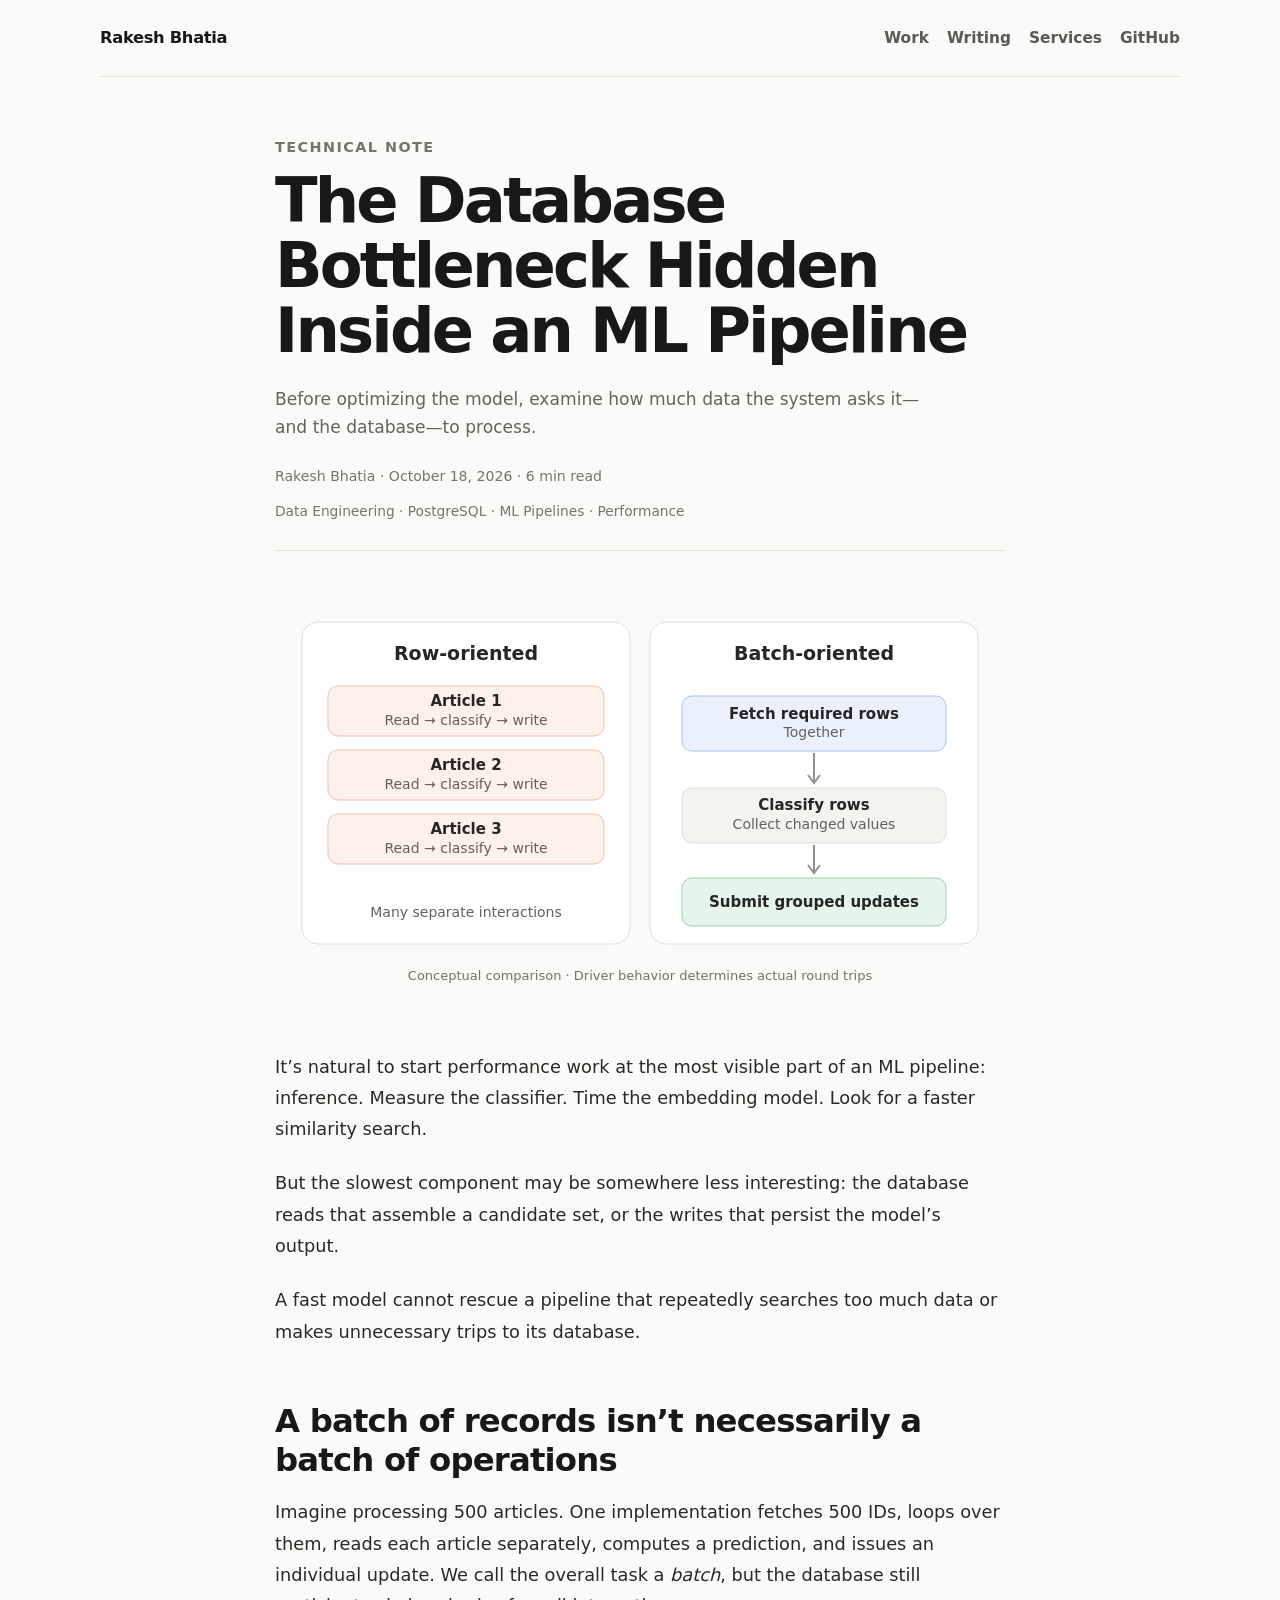
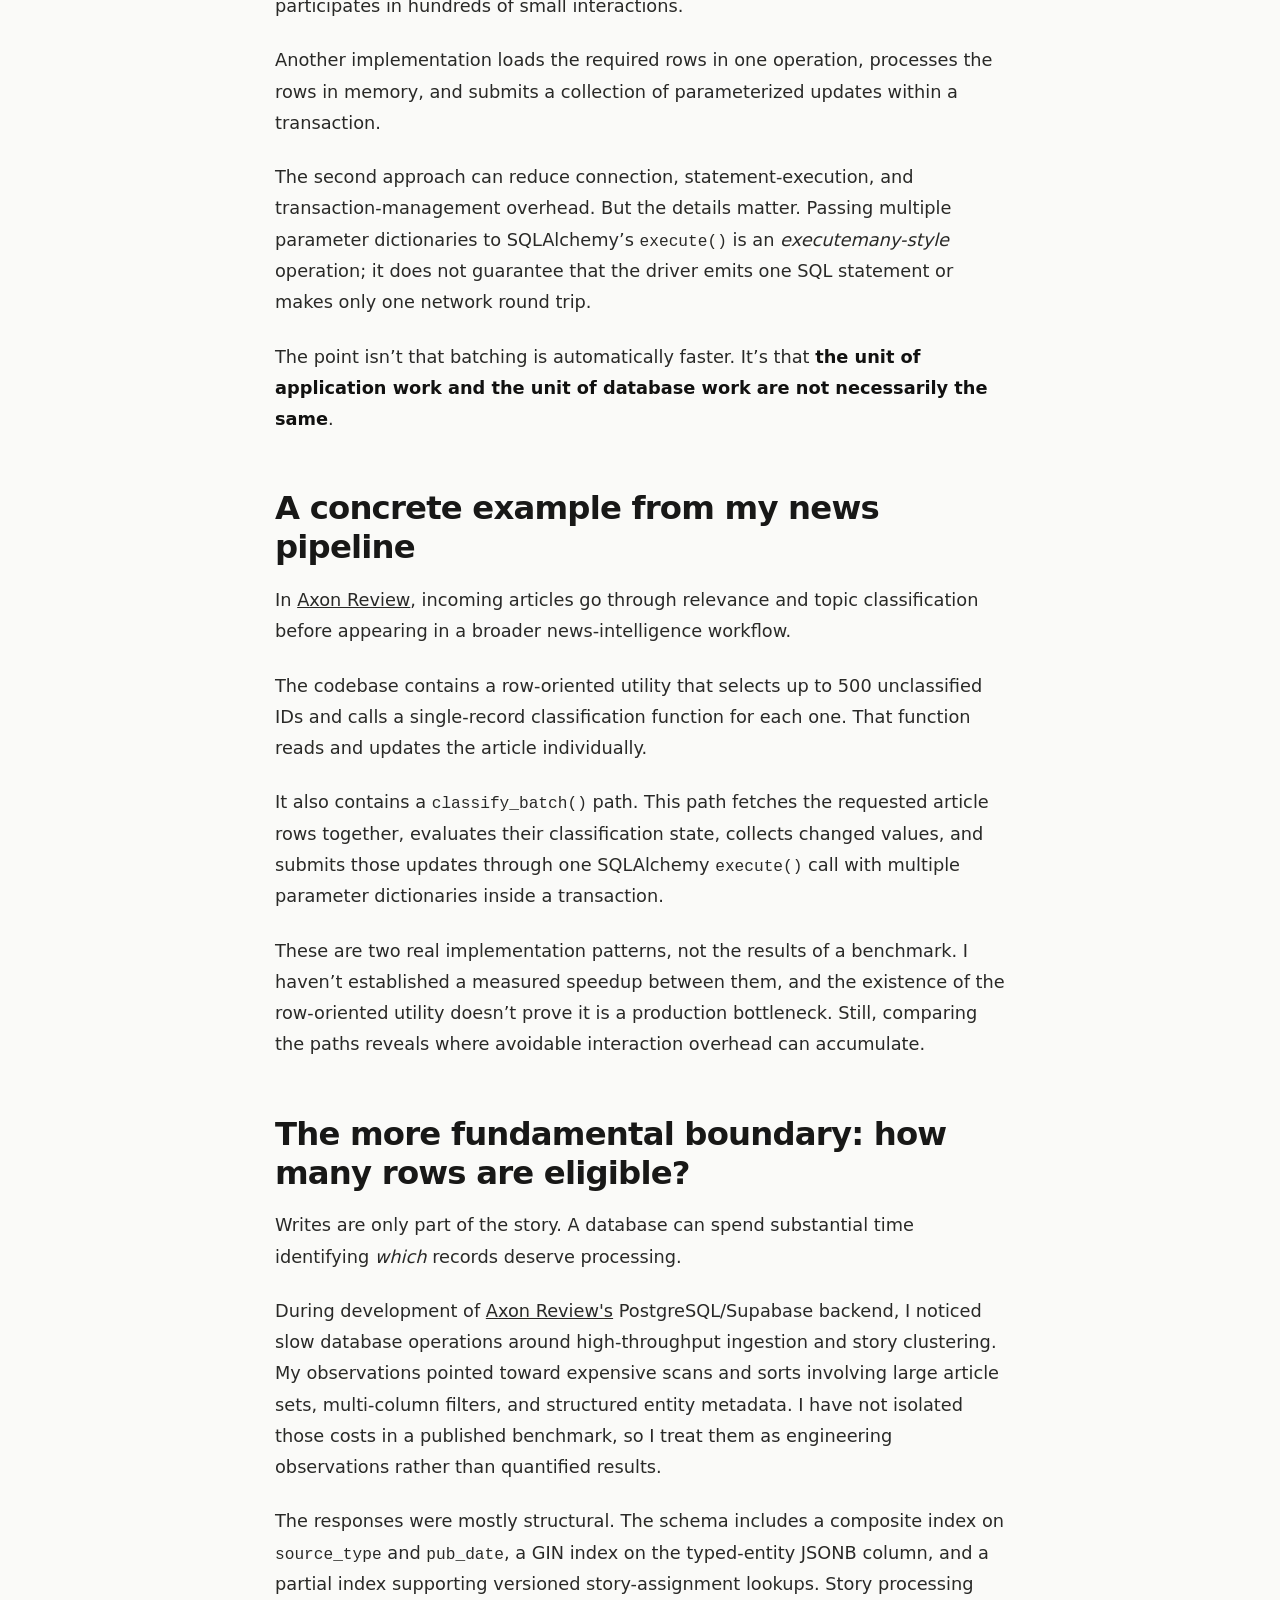
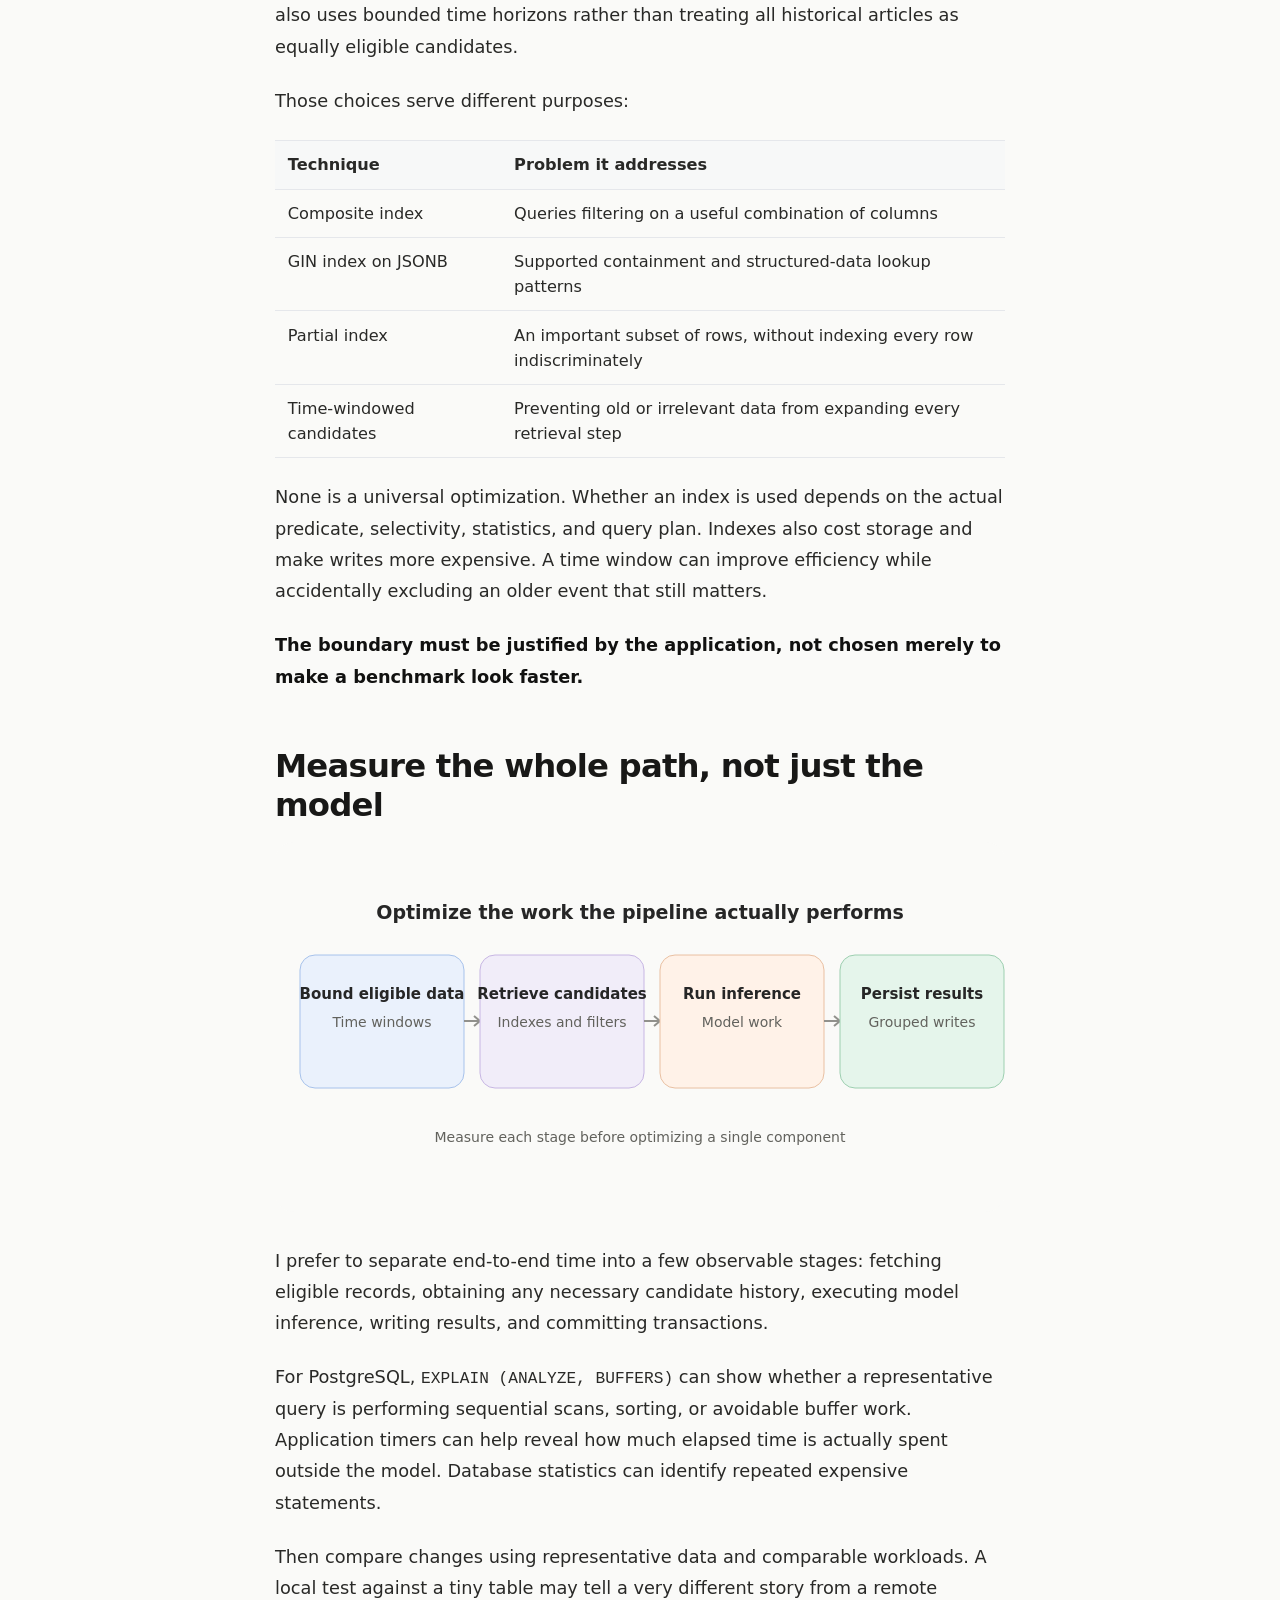
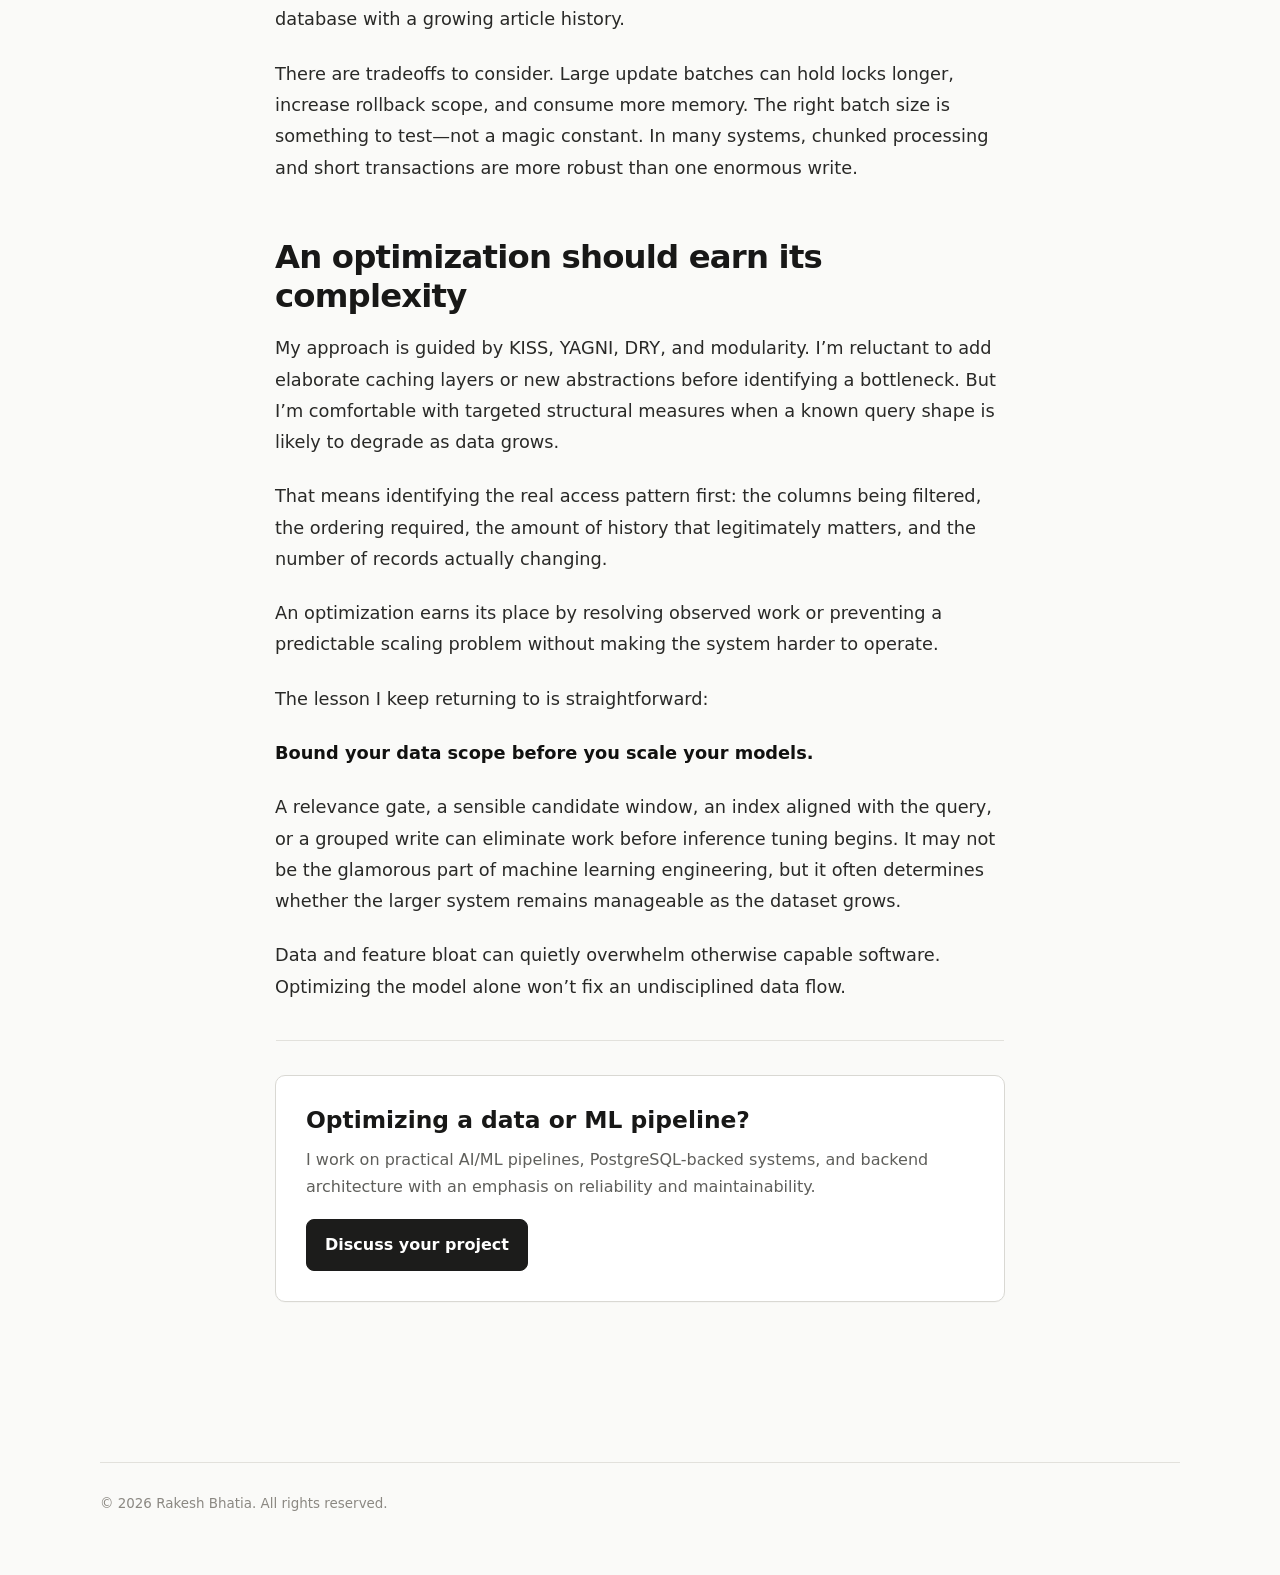
<file: writing/the-database-bottleneck-hidden-inside-an-ml-pipeline/index.html>
<!doctype html>
<html lang="en">
<head>
  <meta charset="UTF-8" />
  <meta name="viewport" content="width=device-width, initial-scale=1" />
  <title>The Database Bottleneck Hidden Inside an ML Pipeline — Rakesh Bhatia</title>
  <meta name="description" content="Why bounding data scope, indexing real queries, and batching persistence can matter more than shaving milliseconds off model inference." />
  <meta name="author" content="Rakesh Bhatia" />
  <meta name="theme-color" content="#fafaf8" />
  <link rel="canonical" href="https://rakeshbhatia.github.io/writing/the-database-bottleneck-hidden-inside-an-ml-pipeline/" />
  <link rel="stylesheet" href="../../assets/writing.css?v=20261010" />
  <meta property="og:type" content="article" />
  <meta property="og:title" content="The Database Bottleneck Hidden Inside an ML Pipeline" />
  <meta property="og:description" content="Why bounding data scope, indexing real queries, and batching persistence can matter more than shaving milliseconds off model inference." />
  <meta property="og:url" content="https://rakeshbhatia.github.io/writing/the-database-bottleneck-hidden-inside-an-ml-pipeline/" />
  <meta property="og:image" content="https://rakeshbhatia.github.io/assets/social-preview/the-database-bottleneck-hidden-inside-an-ml-pipeline.png" />
  <meta property="og:image:width" content="1200" />
  <meta property="og:image:height" content="630" />
  <meta property="og:image:type" content="image/png" />
  <meta name="twitter:card" content="summary_large_image" />
  <meta name="twitter:title" content="The Database Bottleneck Hidden Inside an ML Pipeline" />
  <meta name="twitter:description" content="Why bounding data scope, indexing real queries, and batching persistence can matter more than shaving milliseconds off model inference." />
  <meta name="twitter:image" content="https://rakeshbhatia.github.io/assets/social-preview/the-database-bottleneck-hidden-inside-an-ml-pipeline.png" />
  <style>
    .article-body .article-data-table {
      width: 100%;
      border-collapse: collapse;
      margin: 1.25rem 0 1.5rem;
      font-size: 0.91em;
      line-height: 1.55;
    }
    .article-body .article-data-table th,
    .article-body .article-data-table td {
      padding: 0.7rem 0.8rem;
      text-align: left;
      vertical-align: top;
      border-bottom: 1px solid #e5e7eb;
      overflow-wrap: anywhere;
    }
    .article-body .article-data-table thead th {
      font-weight: 700;
      background: #f7f8f8;
      border-top: 1px solid #e5e7eb;
    }
    .article-body .article-data-table th:first-child,
    .article-body .article-data-table td:first-child {
      width: 31%;
    }
    @media (max-width: 600px) {
      .article-body .article-data-table { font-size: 0.85em; }
      .article-body .article-data-table th,
      .article-body .article-data-table td { padding: 0.55rem 0.45rem; }
    }
  </style>
</head>
<body class="article-page">
<div class="container">
  <nav class="site-nav" aria-label="Primary">
    <a class="site-nav-brand" href="/">Rakesh Bhatia</a>
    <div class="site-nav-links">
      <a href="/#featured">Work</a>
      <a href="/writing/">Writing</a>
      <a href="/#services">Services</a>
      <a href="https://github.com/rakeshbhatia" target="_blank" rel="noopener noreferrer">GitHub</a>
    </div>
  </nav>
  <main><article class="article-shell">
    <header class="article-header">
      <div class="eyebrow">Technical Note</div>
      <h1>The Database Bottleneck Hidden Inside an ML Pipeline</h1>
      <p class="article-deck">Before optimizing the model, examine how much data the system asks it—and the database—to process.</p>
      <div class="article-meta">Rakesh Bhatia · <time datetime="2026-10-18">October 18, 2026</time> · 6 min read</div>
      <div class="tags">Data Engineering · PostgreSQL · ML Pipelines · Performance</div>
    </header>
    <figure class="article-lead-visual">
      <img src="../../assets/diagrams/article6-row-vs-batch.svg" alt="Row-by-row processing repeatedly reads and writes records while batch-oriented processing fetches rows together and submits grouped updates." width="800" height="470" decoding="async" fetchpriority="high" />
    </figure>
    <div class="article-body">
<p>It’s natural to start performance work at the most visible part of an ML pipeline: inference. Measure the classifier. Time the embedding model. Look for a faster similarity search.</p>
<p>But the slowest component may be somewhere less interesting: the database reads that assemble a candidate set, or the writes that persist the model’s output.</p>
<p>A fast model cannot rescue a pipeline that repeatedly searches too much data or makes unnecessary trips to its database.</p>
<h2>A batch of records isn’t necessarily a batch of operations</h2>
<p>Imagine processing 500 articles. One implementation fetches 500 IDs, loops over them, reads each article separately, computes a prediction, and issues an individual update. We call the overall task a <em>batch</em>, but the database still participates in hundreds of small interactions.</p>
<p>Another implementation loads the required rows in one operation, processes the rows in memory, and submits a collection of parameterized updates within a transaction.</p>
<p>The second approach can reduce connection, statement-execution, and transaction-management overhead. But the details matter. Passing multiple parameter dictionaries to SQLAlchemy’s <code>execute()</code> is an <em>executemany-style</em> operation; it does not guarantee that the driver emits one SQL statement or makes only one network round trip.</p>
<p>The point isn’t that batching is automatically faster. It’s that <strong>the unit of application work and the unit of database work are not necessarily the same</strong>.</p>
<h2>A concrete example from my news pipeline</h2>
<p>In <a href="https://axonreview.com">Axon Review</a>, incoming articles go through relevance and topic classification before appearing in a broader news-intelligence workflow.</p>
<p>The codebase contains a row-oriented utility that selects up to 500 unclassified IDs and calls a single-record classification function for each one. That function reads and updates the article individually.</p>
<p>It also contains a <code>classify_batch()</code> path. This path fetches the requested article rows together, evaluates their classification state, collects changed values, and submits those updates through one SQLAlchemy <code>execute()</code> call with multiple parameter dictionaries inside a transaction.</p>
<p>These are two real implementation patterns, not the results of a benchmark. I haven’t established a measured speedup between them, and the existence of the row-oriented utility doesn’t prove it is a production bottleneck. Still, comparing the paths reveals where avoidable interaction overhead can accumulate.</p>

<h2>The more fundamental boundary: how many rows are eligible?</h2>
<p>Writes are only part of the story. A database can spend substantial time identifying <em>which</em> records deserve processing.</p>
<p>During development of <a href="https://axonreview.com">Axon Review's</a> PostgreSQL/Supabase backend, I noticed slow database operations around high-throughput ingestion and story clustering. My observations pointed toward expensive scans and sorts involving large article sets, multi-column filters, and structured entity metadata. I have not isolated those costs in a published benchmark, so I treat them as engineering observations rather than quantified results.</p>
<p>The responses were mostly structural. The schema includes a composite index on <code>source_type</code> and <code>pub_date</code>, a GIN index on the typed-entity JSONB column, and a partial index supporting versioned story-assignment lookups. Story processing also uses bounded time horizons rather than treating all historical articles as equally eligible candidates.</p>
<p>Those choices serve different purposes:</p>
<table class="article-data-table">
<thead>
<tr>
  <th>Technique</th>
  <th>Problem it addresses</th>
</tr>
</thead>
<tbody>
<tr>
  <td>Composite index</td>
  <td>Queries filtering on a useful combination of columns</td>
</tr>
<tr>
  <td>GIN index on JSONB</td>
  <td>Supported containment and structured-data lookup patterns</td>
</tr>
<tr>
  <td>Partial index</td>
  <td>An important subset of rows, without indexing every row indiscriminately</td>
</tr>
<tr>
  <td>Time-windowed candidates</td>
  <td>Preventing old or irrelevant data from expanding every retrieval step</td>
</tr>
</tbody>
</table>
<p>None is a universal optimization. Whether an index is used depends on the actual predicate, selectivity, statistics, and query plan. Indexes also cost storage and make writes more expensive. A time window can improve efficiency while accidentally excluding an older event that still matters.</p>
<p><strong>The boundary must be justified by the application, not chosen merely to make a benchmark look faster.</strong></p>
<h2>Measure the whole path, not just the model</h2>
<p><img src="../../assets/diagrams/article6-data-scope.svg" alt="Bounded data scope, query selection, model inference, and batched persistence as distinct performance stages." /></p>
<p>I prefer to separate end-to-end time into a few observable stages: fetching eligible records, obtaining any necessary candidate history, executing model inference, writing results, and committing transactions.</p>
<p>For PostgreSQL, <code>EXPLAIN (ANALYZE, BUFFERS)</code> can show whether a representative query is performing sequential scans, sorting, or avoidable buffer work. Application timers can help reveal how much elapsed time is actually spent outside the model. Database statistics can identify repeated expensive statements.</p>
<p>Then compare changes using representative data and comparable workloads. A local test against a tiny table may tell a very different story from a remote database with a growing article history.</p>
<p>There are tradeoffs to consider. Large update batches can hold locks longer, increase rollback scope, and consume more memory. The right batch size is something to test—not a magic constant. In many systems, chunked processing and short transactions are more robust than one enormous write.</p>
<h2>An optimization should earn its complexity</h2>
<p>My approach is guided by KISS, YAGNI, DRY, and modularity. I’m reluctant to add elaborate caching layers or new abstractions before identifying a bottleneck. But I’m comfortable with targeted structural measures when a known query shape is likely to degrade as data grows.</p>
<p>That means identifying the real access pattern first: the columns being filtered, the ordering required, the amount of history that legitimately matters, and the number of records actually changing.</p>
<p>An optimization earns its place by resolving observed work or preventing a predictable scaling problem without making the system harder to operate.</p>
<p>The lesson I keep returning to is straightforward:</p>
<p><strong>Bound your data scope before you scale your models.</strong></p>
<p>A relevance gate, a sensible candidate window, an index aligned with the query, or a grouped write can eliminate work before inference tuning begins. It may not be the glamorous part of machine learning engineering, but it often determines whether the larger system remains manageable as the dataset grows.</p>
<p>Data and feature bloat can quietly overwhelm otherwise capable software. Optimizing the model alone won’t fix an undisciplined data flow.</p>

    </div>
    <aside class="article-cta">
      <h2>Optimizing a data or ML pipeline?</h2>
      <p>I work on practical AI/ML pipelines, PostgreSQL-backed systems, and backend architecture with an emphasis on reliability and maintainability.</p>
      <a class="button" href="mailto:rakeshbhatia22@proton.me?subject=Data%20Engineering%20Project">Discuss your project</a>
    </aside>
  </article></main>
  <footer>© 2026 Rakesh Bhatia. All rights reserved.</footer>
</div>
</body>
</html>
</file>
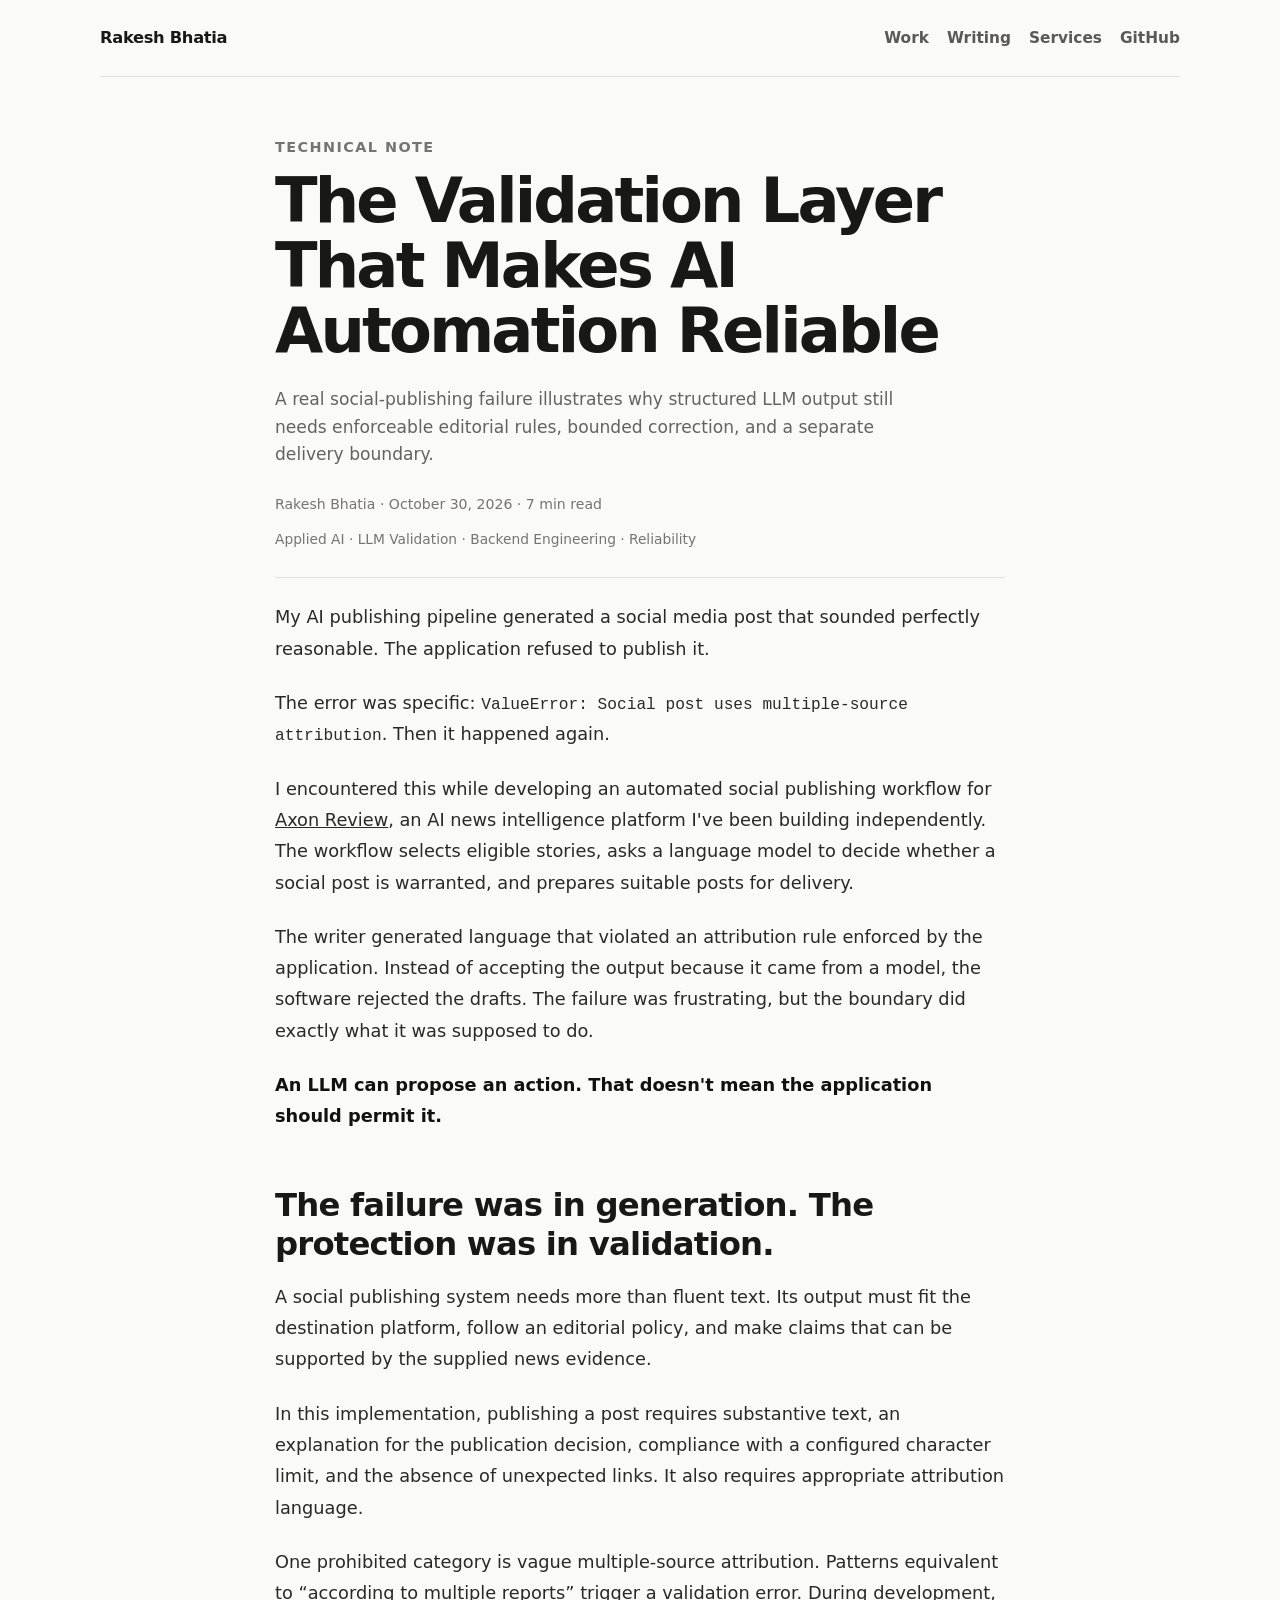
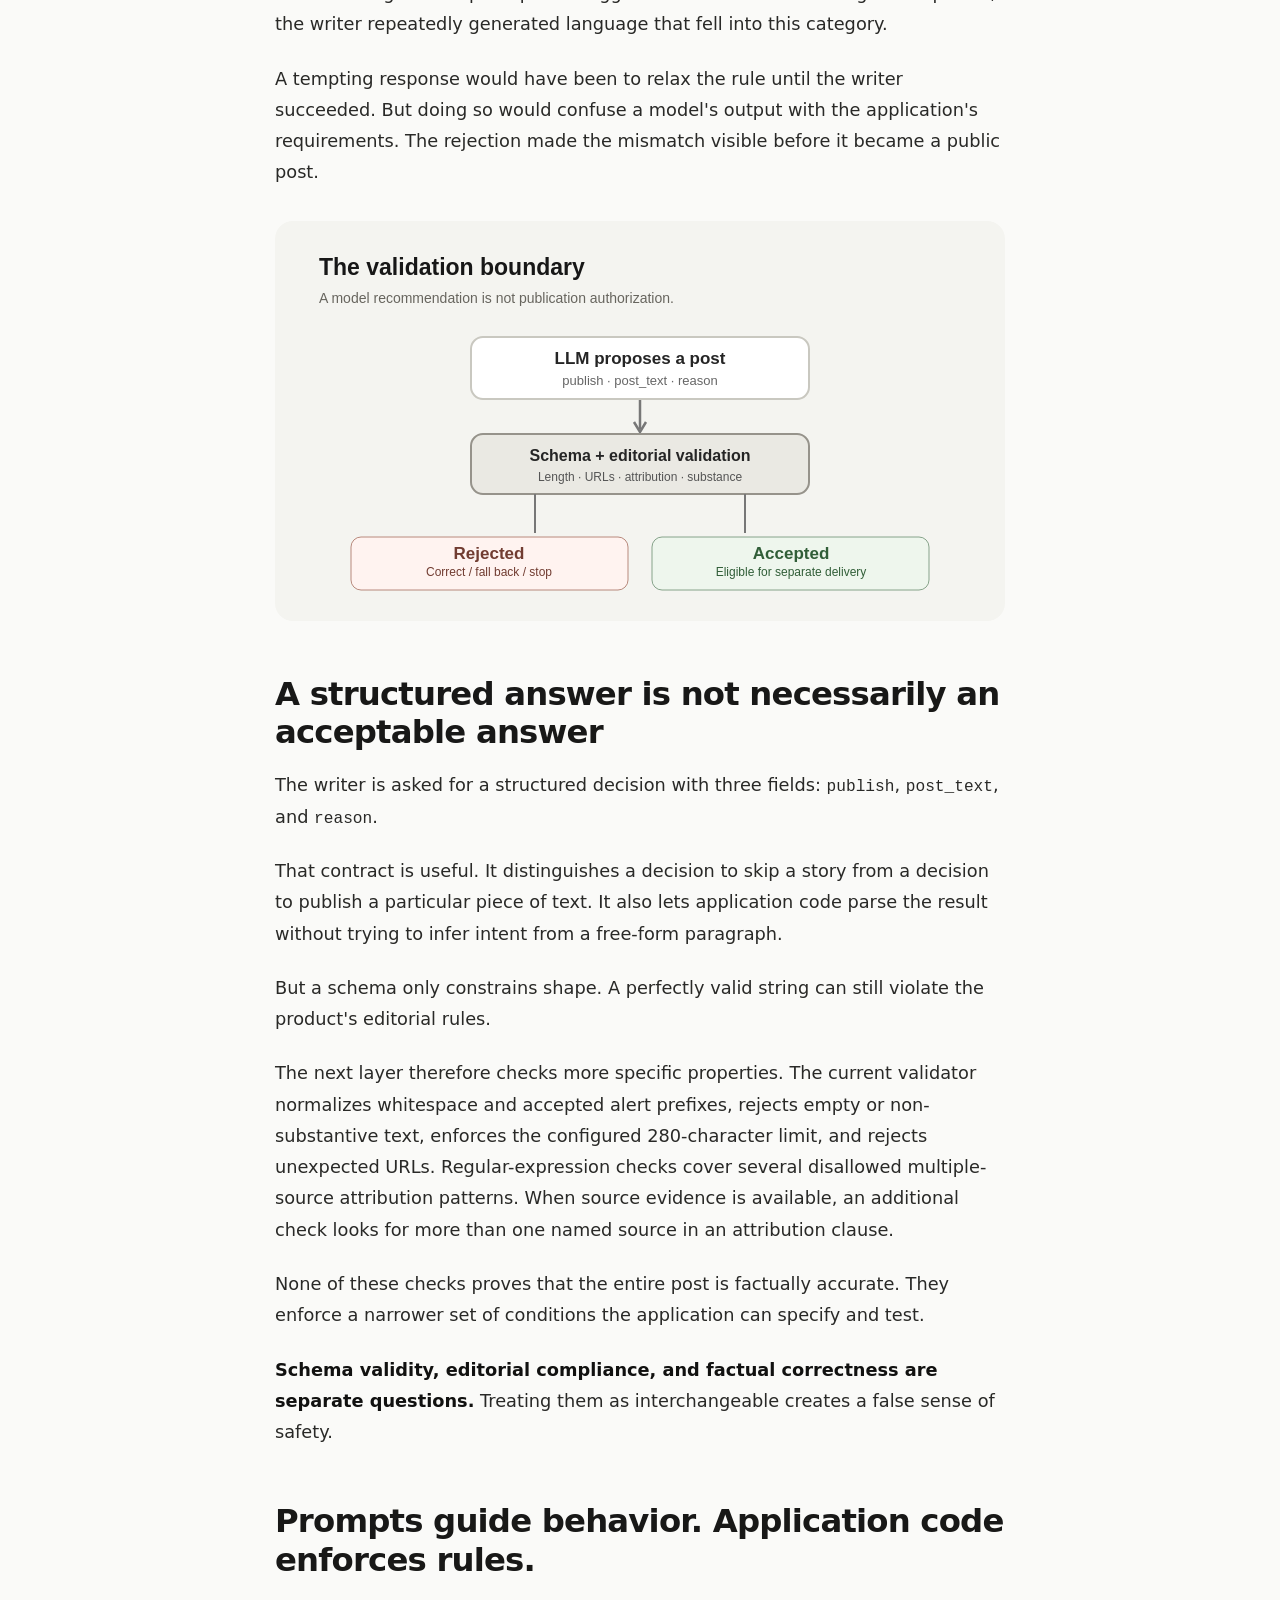
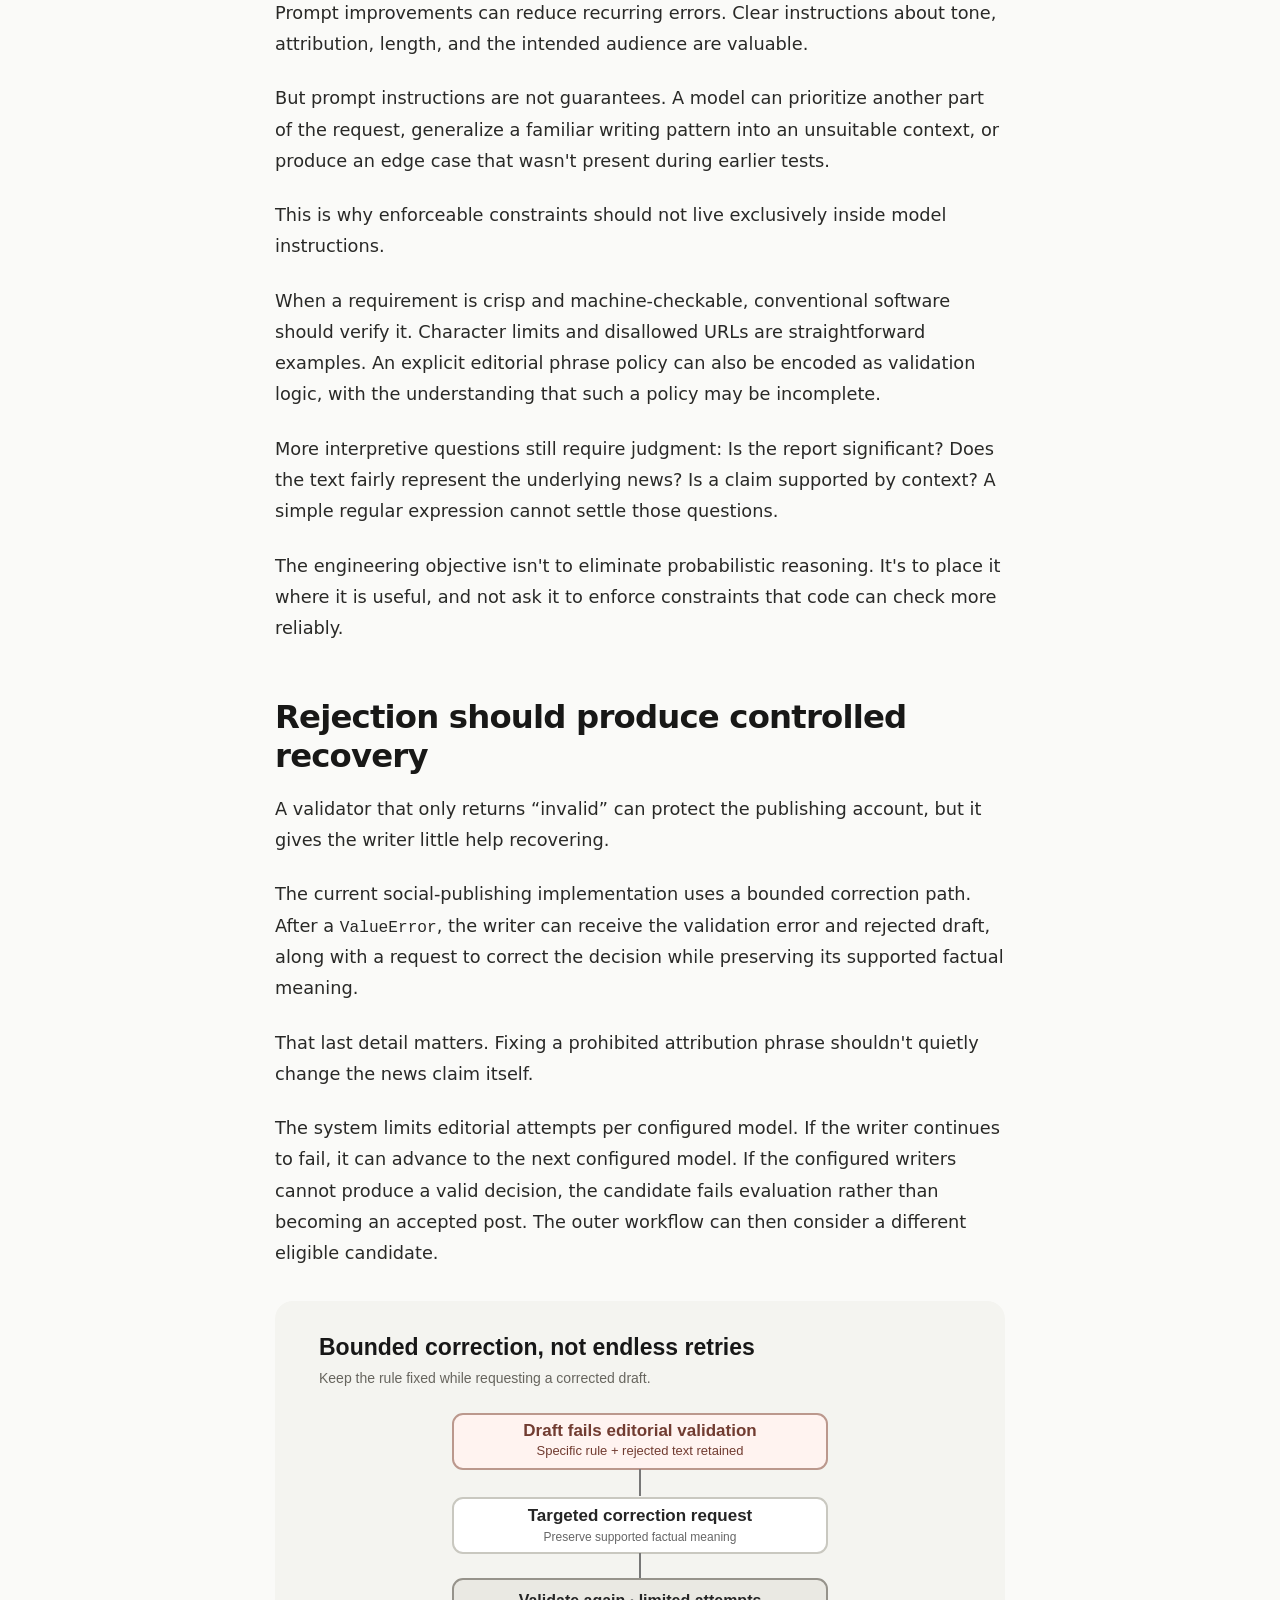
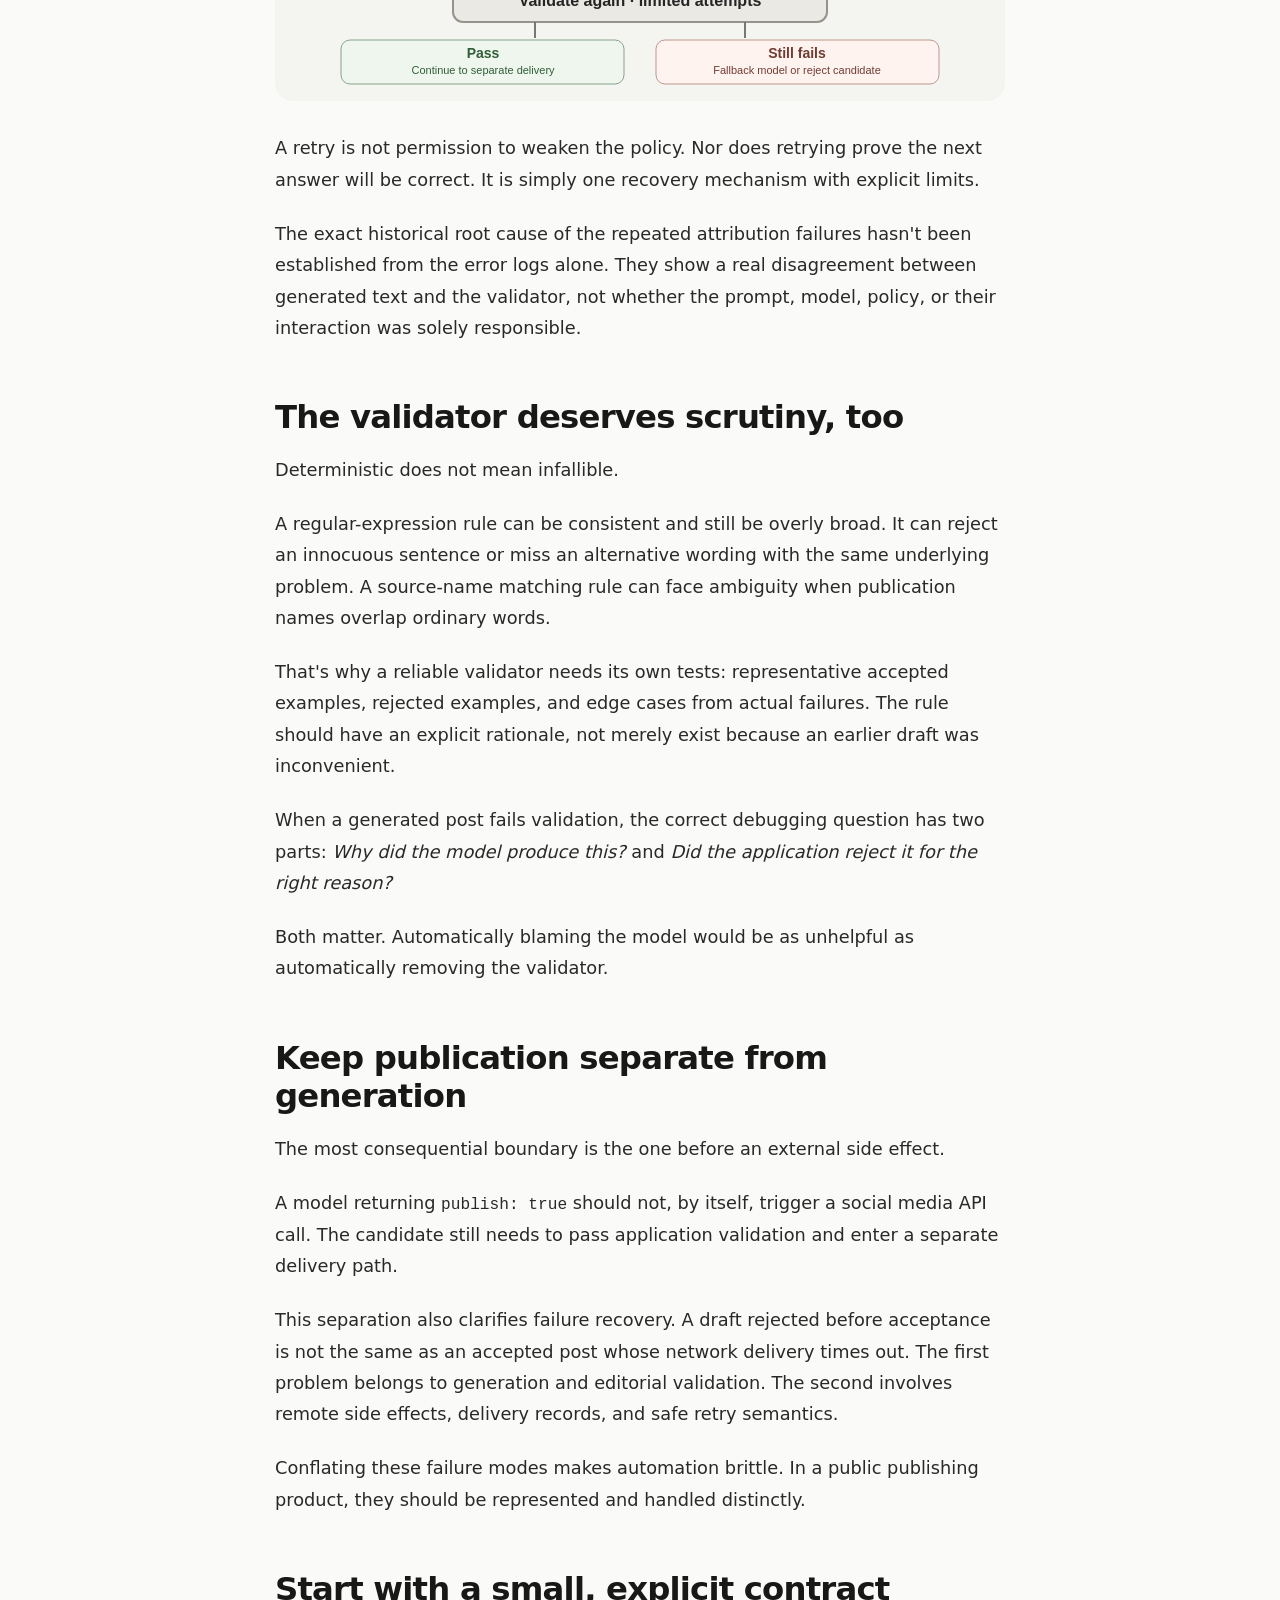
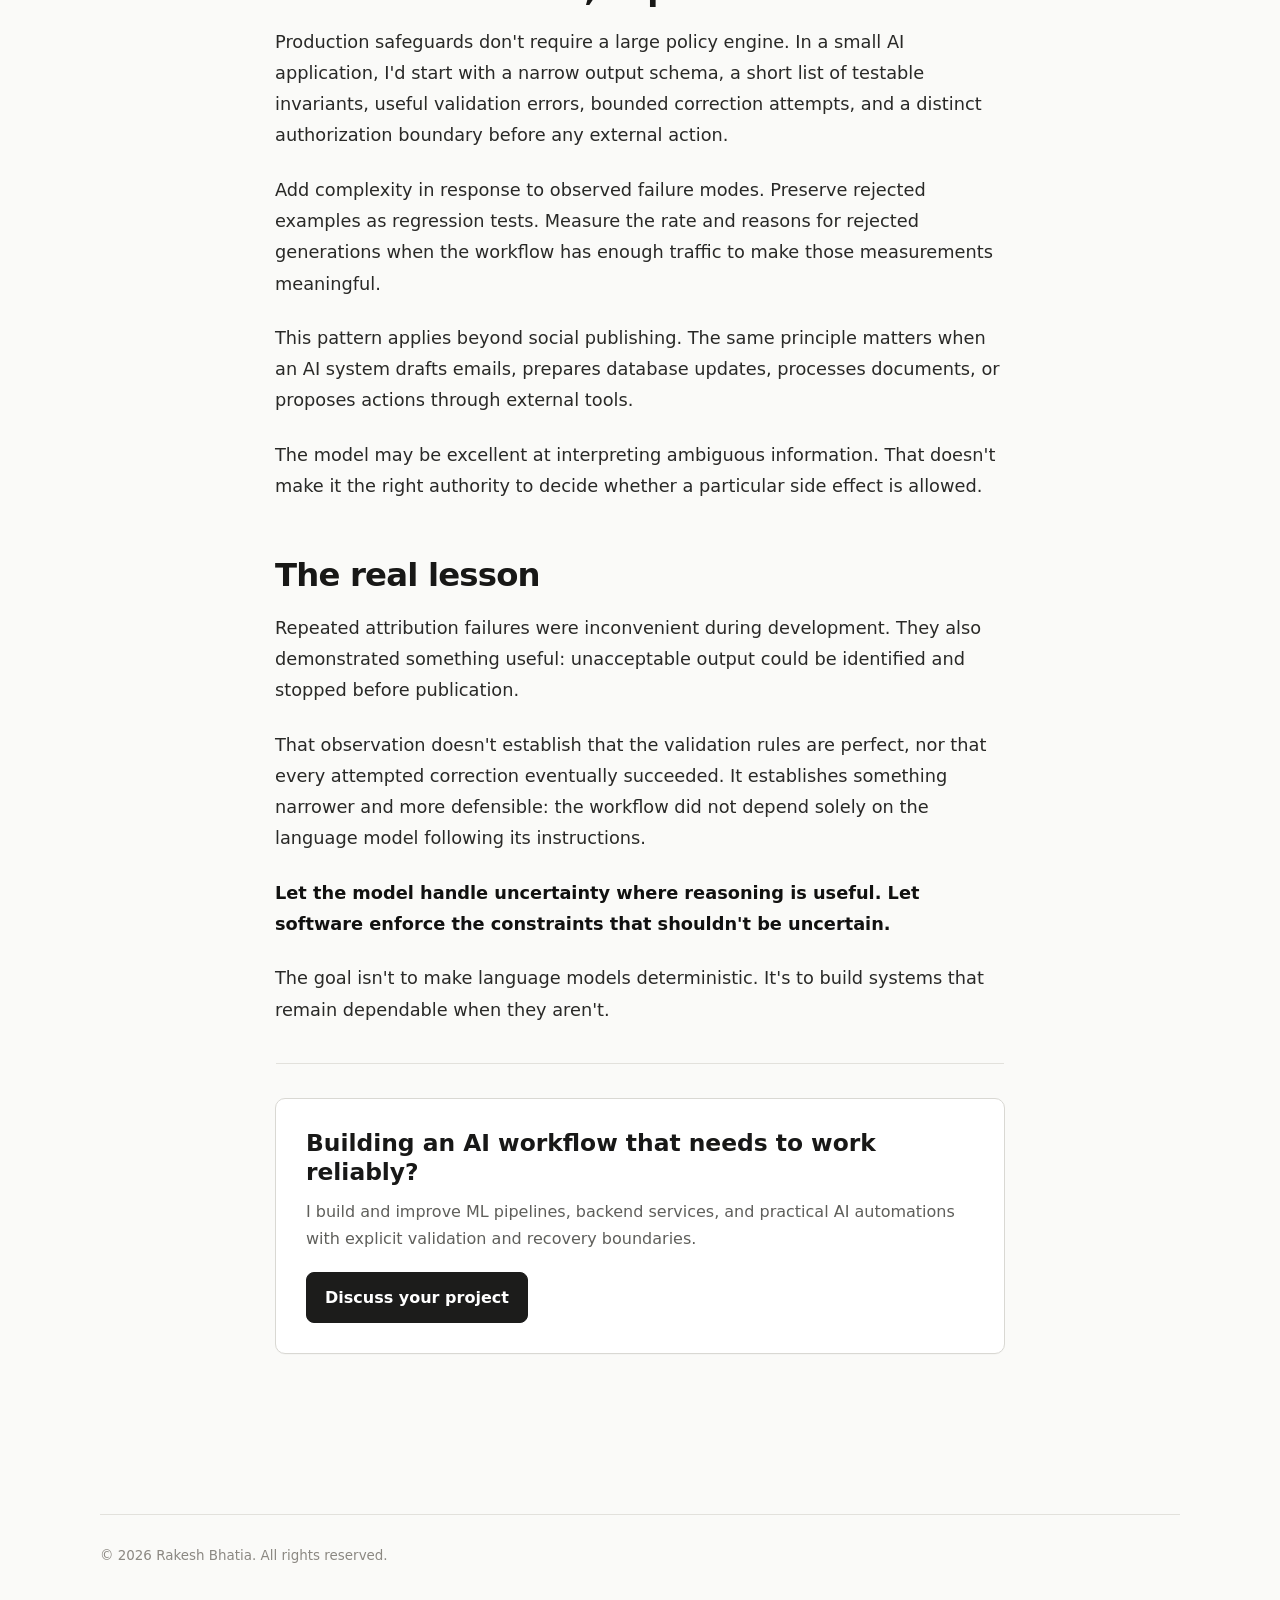
<file: writing/the-validation-layer-that-makes-ai-automation-reliable/index.html>
<!doctype html>
<html lang="en">
<head>
<meta charset="UTF-8" /><meta name="viewport" content="width=device-width, initial-scale=1" />
<title>The Validation Layer That Makes AI Automation Reliable — Rakesh Bhatia</title>
<meta name="description" content="Why LLM-generated posts need deterministic validation, bounded corrections, and clear publication boundaries—a production AI case study." />
<meta name="author" content="Rakesh Bhatia" /><meta name="theme-color" content="#fafaf8" />
<link rel="canonical" href="https://rakeshbhatia.github.io/writing/the-validation-layer-that-makes-ai-automation-reliable/" /><link rel="stylesheet" href="../../assets/writing.css?v=20261010" />
<meta property="og:type" content="article" /><meta property="og:title" content="The Validation Layer That Makes AI Automation Reliable" />
<meta property="og:description" content="Why LLM-generated posts need deterministic validation, bounded corrections, and clear publication boundaries—a production AI case study." /><meta property="og:url" content="https://rakeshbhatia.github.io/writing/the-validation-layer-that-makes-ai-automation-reliable/" />
<meta property="og:image" content="https://rakeshbhatia.github.io/assets/social-preview/the-validation-layer-that-makes-ai-automation-reliable.png" /><meta property="og:image:width" content="1200" /><meta property="og:image:height" content="630" />
<meta name="twitter:card" content="summary_large_image" /><meta name="twitter:title" content="The Validation Layer That Makes AI Automation Reliable" /><meta name="twitter:description" content="Why LLM-generated posts need deterministic validation, bounded corrections, and clear publication boundaries—a production AI case study." /><meta name="twitter:image" content="https://rakeshbhatia.github.io/assets/social-preview/the-validation-layer-that-makes-ai-automation-reliable.png" />
<style>.article-diagram img{display:block;width:100%;max-width:100%;height:auto;margin-inline:auto}.article-diagram{margin:32px 0}</style>
<style>
  /* Space the opening paragraph below the editorial divider. */
  .article-header + .article-body {
    padding-top: 24px;
  }
</style>
</head>
<body class="article-page"><div class="container">
<nav class="site-nav" aria-label="Primary"><a class="site-nav-brand" href="/">Rakesh Bhatia</a><div class="site-nav-links"><a href="/#featured">Work</a><a href="/writing/">Writing</a><a href="/#services">Services</a><a href="https://github.com/rakeshbhatia" target="_blank" rel="noopener noreferrer">GitHub</a></div></nav>
<main><article class="article-shell"><header class="article-header"><div class="eyebrow">Technical Note</div>
<h1>The Validation Layer That Makes AI Automation Reliable</h1><p class="article-deck">A real social-publishing failure illustrates why structured LLM output still needs enforceable editorial rules, bounded correction, and a separate delivery boundary.</p>
<div class="article-meta">Rakesh Bhatia · <time datetime="2026-10-30">October 30, 2026</time> · 7 min read</div>
<div class="tags">Applied AI · LLM Validation · Backend Engineering · Reliability</div></header>
<div class="article-body"><p>My AI publishing pipeline generated a social media post that sounded perfectly reasonable. The application refused to publish it.</p>
<p>The error was specific: <code>ValueError: Social post uses multiple-source attribution</code>. Then it happened again.</p>
<p>I encountered this while developing an automated social publishing workflow for <a href="https://axonreview.com">Axon Review</a>, an AI news intelligence platform I&#x27;ve been building independently. The workflow selects eligible stories, asks a language model to decide whether a social post is warranted, and prepares suitable posts for delivery.</p>
<p>The writer generated language that violated an attribution rule enforced by the application. Instead of accepting the output because it came from a model, the software rejected the drafts. The failure was frustrating, but the boundary did exactly what it was supposed to do.</p>
<p><strong>An LLM can propose an action. That doesn&#x27;t mean the application should permit it.</strong></p>
<h2>The failure was in generation. The protection was in validation.</h2>
<p>A social publishing system needs more than fluent text. Its output must fit the destination platform, follow an editorial policy, and make claims that can be supported by the supplied news evidence.</p>
<p>In this implementation, publishing a post requires substantive text, an explanation for the publication decision, compliance with a configured character limit, and the absence of unexpected links. It also requires appropriate attribution language.</p>
<p>One prohibited category is vague multiple-source attribution. Patterns equivalent to “according to multiple reports” trigger a validation error. During development, the writer repeatedly generated language that fell into this category.</p>
<p>A tempting response would have been to relax the rule until the writer succeeded. But doing so would confuse a model&#x27;s output with the application&#x27;s requirements. The rejection made the mismatch visible before it became a public post.</p>
<figure class="article-diagram"><img src="../../assets/diagrams/article8-validation-boundary.svg" alt="A model proposal passes through schema and editorial checks before it can reach the delivery boundary." width="730" height="400" loading="lazy" decoding="async" /></figure>
<h2>A structured answer is not necessarily an acceptable answer</h2>
<p>The writer is asked for a structured decision with three fields: <code>publish</code>, <code>post_text</code>, and <code>reason</code>.</p>
<p>That contract is useful. It distinguishes a decision to skip a story from a decision to publish a particular piece of text. It also lets application code parse the result without trying to infer intent from a free-form paragraph.</p>
<p>But a schema only constrains shape. A perfectly valid string can still violate the product&#x27;s editorial rules.</p>
<p>The next layer therefore checks more specific properties. The current validator normalizes whitespace and accepted alert prefixes, rejects empty or non-substantive text, enforces the configured 280-character limit, and rejects unexpected URLs. Regular-expression checks cover several disallowed multiple-source attribution patterns. When source evidence is available, an additional check looks for more than one named source in an attribution clause.</p>
<p>None of these checks proves that the entire post is factually accurate. They enforce a narrower set of conditions the application can specify and test.</p>
<p><strong>Schema validity, editorial compliance, and factual correctness are separate questions.</strong> Treating them as interchangeable creates a false sense of safety.</p>
<h2>Prompts guide behavior. Application code enforces rules.</h2>
<p>Prompt improvements can reduce recurring errors. Clear instructions about tone, attribution, length, and the intended audience are valuable.</p>
<p>But prompt instructions are not guarantees. A model can prioritize another part of the request, generalize a familiar writing pattern into an unsuitable context, or produce an edge case that wasn&#x27;t present during earlier tests.</p>
<p>This is why enforceable constraints should not live exclusively inside model instructions.</p>
<p>When a requirement is crisp and machine-checkable, conventional software should verify it. Character limits and disallowed URLs are straightforward examples. An explicit editorial phrase policy can also be encoded as validation logic, with the understanding that such a policy may be incomplete.</p>
<p>More interpretive questions still require judgment: Is the report significant? Does the text fairly represent the underlying news? Is a claim supported by context? A simple regular expression cannot settle those questions.</p>
<p>The engineering objective isn&#x27;t to eliminate probabilistic reasoning. It&#x27;s to place it where it is useful, and not ask it to enforce constraints that code can check more reliably.</p>
<h2>Rejection should produce controlled recovery</h2>
<p>A validator that only returns “invalid” can protect the publishing account, but it gives the writer little help recovering.</p>
<p>The current social-publishing implementation uses a bounded correction path. After a <code>ValueError</code>, the writer can receive the validation error and rejected draft, along with a request to correct the decision while preserving its supported factual meaning.</p>
<p>That last detail matters. Fixing a prohibited attribution phrase shouldn&#x27;t quietly change the news claim itself.</p>
<p>The system limits editorial attempts per configured model. If the writer continues to fail, it can advance to the next configured model. If the configured writers cannot produce a valid decision, the candidate fails evaluation rather than becoming an accepted post. The outer workflow can then consider a different eligible candidate.</p>
<figure class="article-diagram"><img src="../../assets/diagrams/article8-bounded-recovery.svg" alt="A rejected draft receives targeted correction feedback. After bounded attempts, the workflow either accepts a valid draft or falls back and ultimately stops that candidate." width="730" height="400" loading="lazy" decoding="async" /></figure>
<p>A retry is not permission to weaken the policy. Nor does retrying prove the next answer will be correct. It is simply one recovery mechanism with explicit limits.</p>
<p>The exact historical root cause of the repeated attribution failures hasn&#x27;t been established from the error logs alone. They show a real disagreement between generated text and the validator, not whether the prompt, model, policy, or their interaction was solely responsible.</p>
<h2>The validator deserves scrutiny, too</h2>
<p>Deterministic does not mean infallible.</p>
<p>A regular-expression rule can be consistent and still be overly broad. It can reject an innocuous sentence or miss an alternative wording with the same underlying problem. A source-name matching rule can face ambiguity when publication names overlap ordinary words.</p>
<p>That&#x27;s why a reliable validator needs its own tests: representative accepted examples, rejected examples, and edge cases from actual failures. The rule should have an explicit rationale, not merely exist because an earlier draft was inconvenient.</p>
<p>When a generated post fails validation, the correct debugging question has two parts: <em>Why did the model produce this?</em> and <em>Did the application reject it for the right reason?</em></p>
<p>Both matter. Automatically blaming the model would be as unhelpful as automatically removing the validator.</p>
<h2>Keep publication separate from generation</h2>
<p>The most consequential boundary is the one before an external side effect.</p>
<p>A model returning <code>publish: true</code> should not, by itself, trigger a social media API call. The candidate still needs to pass application validation and enter a separate delivery path.</p>
<p>This separation also clarifies failure recovery. A draft rejected before acceptance is not the same as an accepted post whose network delivery times out. The first problem belongs to generation and editorial validation. The second involves remote side effects, delivery records, and safe retry semantics.</p>
<p>Conflating these failure modes makes automation brittle. In a public publishing product, they should be represented and handled distinctly.</p>
<h2>Start with a small, explicit contract</h2>
<p>Production safeguards don&#x27;t require a large policy engine. In a small AI application, I&#x27;d start with a narrow output schema, a short list of testable invariants, useful validation errors, bounded correction attempts, and a distinct authorization boundary before any external action.</p>
<p>Add complexity in response to observed failure modes. Preserve rejected examples as regression tests. Measure the rate and reasons for rejected generations when the workflow has enough traffic to make those measurements meaningful.</p>
<p>This pattern applies beyond social publishing. The same principle matters when an AI system drafts emails, prepares database updates, processes documents, or proposes actions through external tools.</p>
<p>The model may be excellent at interpreting ambiguous information. That doesn&#x27;t make it the right authority to decide whether a particular side effect is allowed.</p>
<h2>The real lesson</h2>
<p>Repeated attribution failures were inconvenient during development. They also demonstrated something useful: unacceptable output could be identified and stopped before publication.</p>
<p>That observation doesn&#x27;t establish that the validation rules are perfect, nor that every attempted correction eventually succeeded. It establishes something narrower and more defensible: the workflow did not depend solely on the language model following its instructions.</p>
<p><strong>Let the model handle uncertainty where reasoning is useful. Let software enforce the constraints that shouldn&#x27;t be uncertain.</strong></p>
<p>The goal isn&#x27;t to make language models deterministic. It&#x27;s to build systems that remain dependable when they aren&#x27;t.</p></div>
<aside class="article-cta"><h2>Building an AI workflow that needs to work reliably?</h2><p>I build and improve ML pipelines, backend services, and practical AI automations with explicit validation and recovery boundaries.</p><a class="button" href="mailto:rakeshbhatia22@proton.me?subject=Applied%20AI%20Project">Discuss your project</a></aside>
</article></main><footer>© 2026 Rakesh Bhatia. All rights reserved.</footer></div></body></html>
</file>
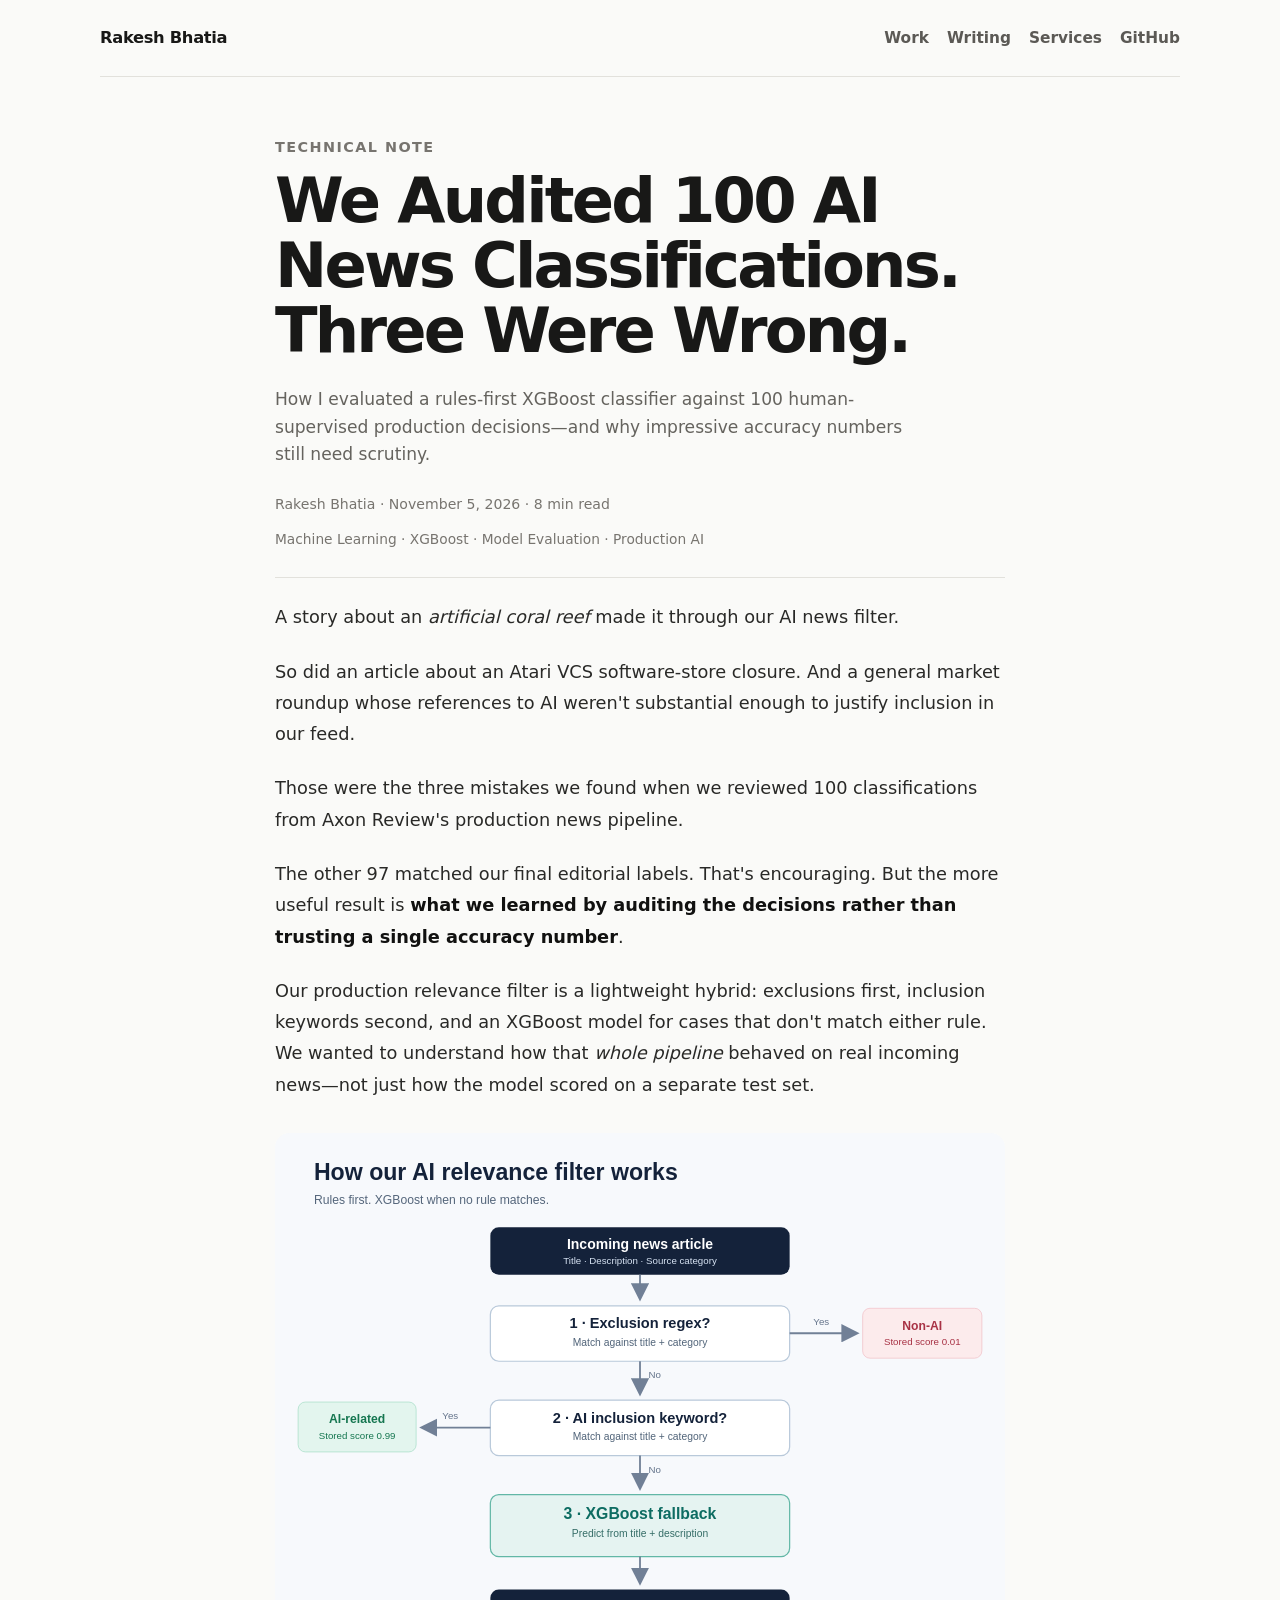
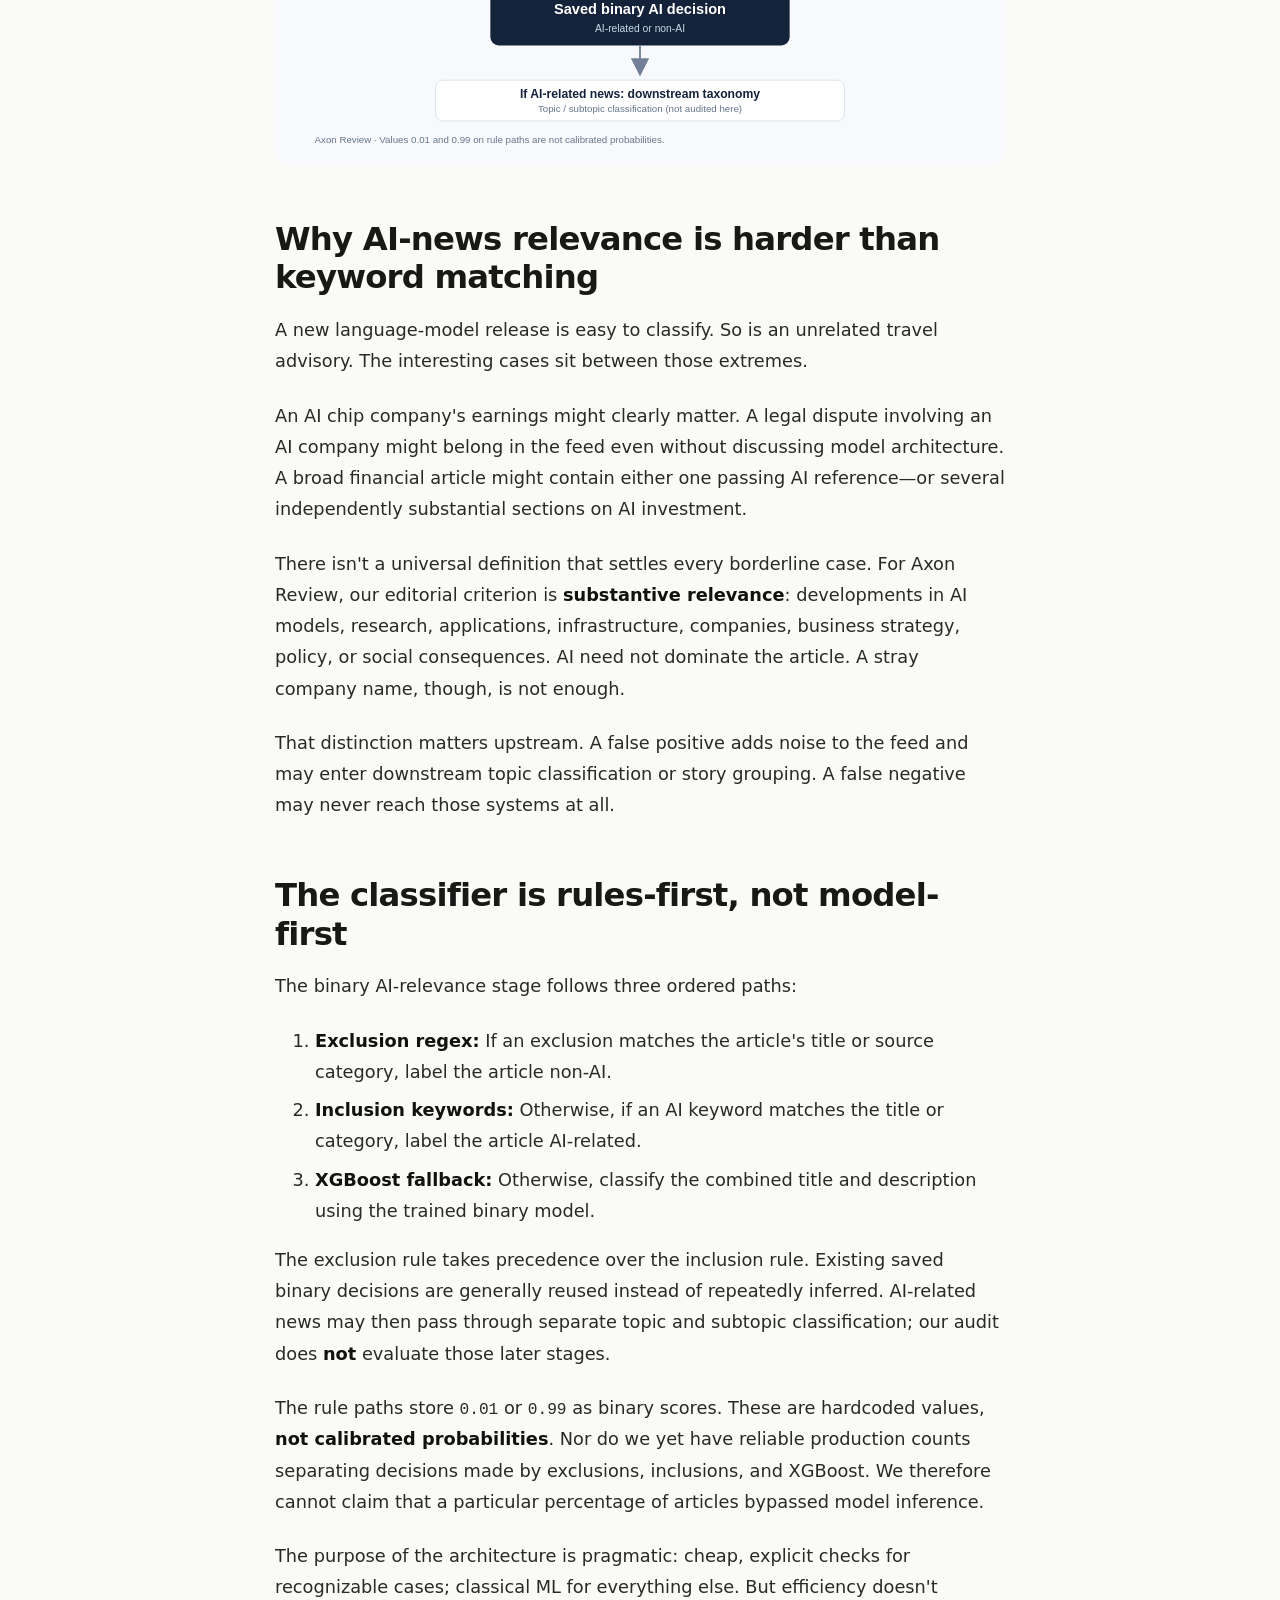
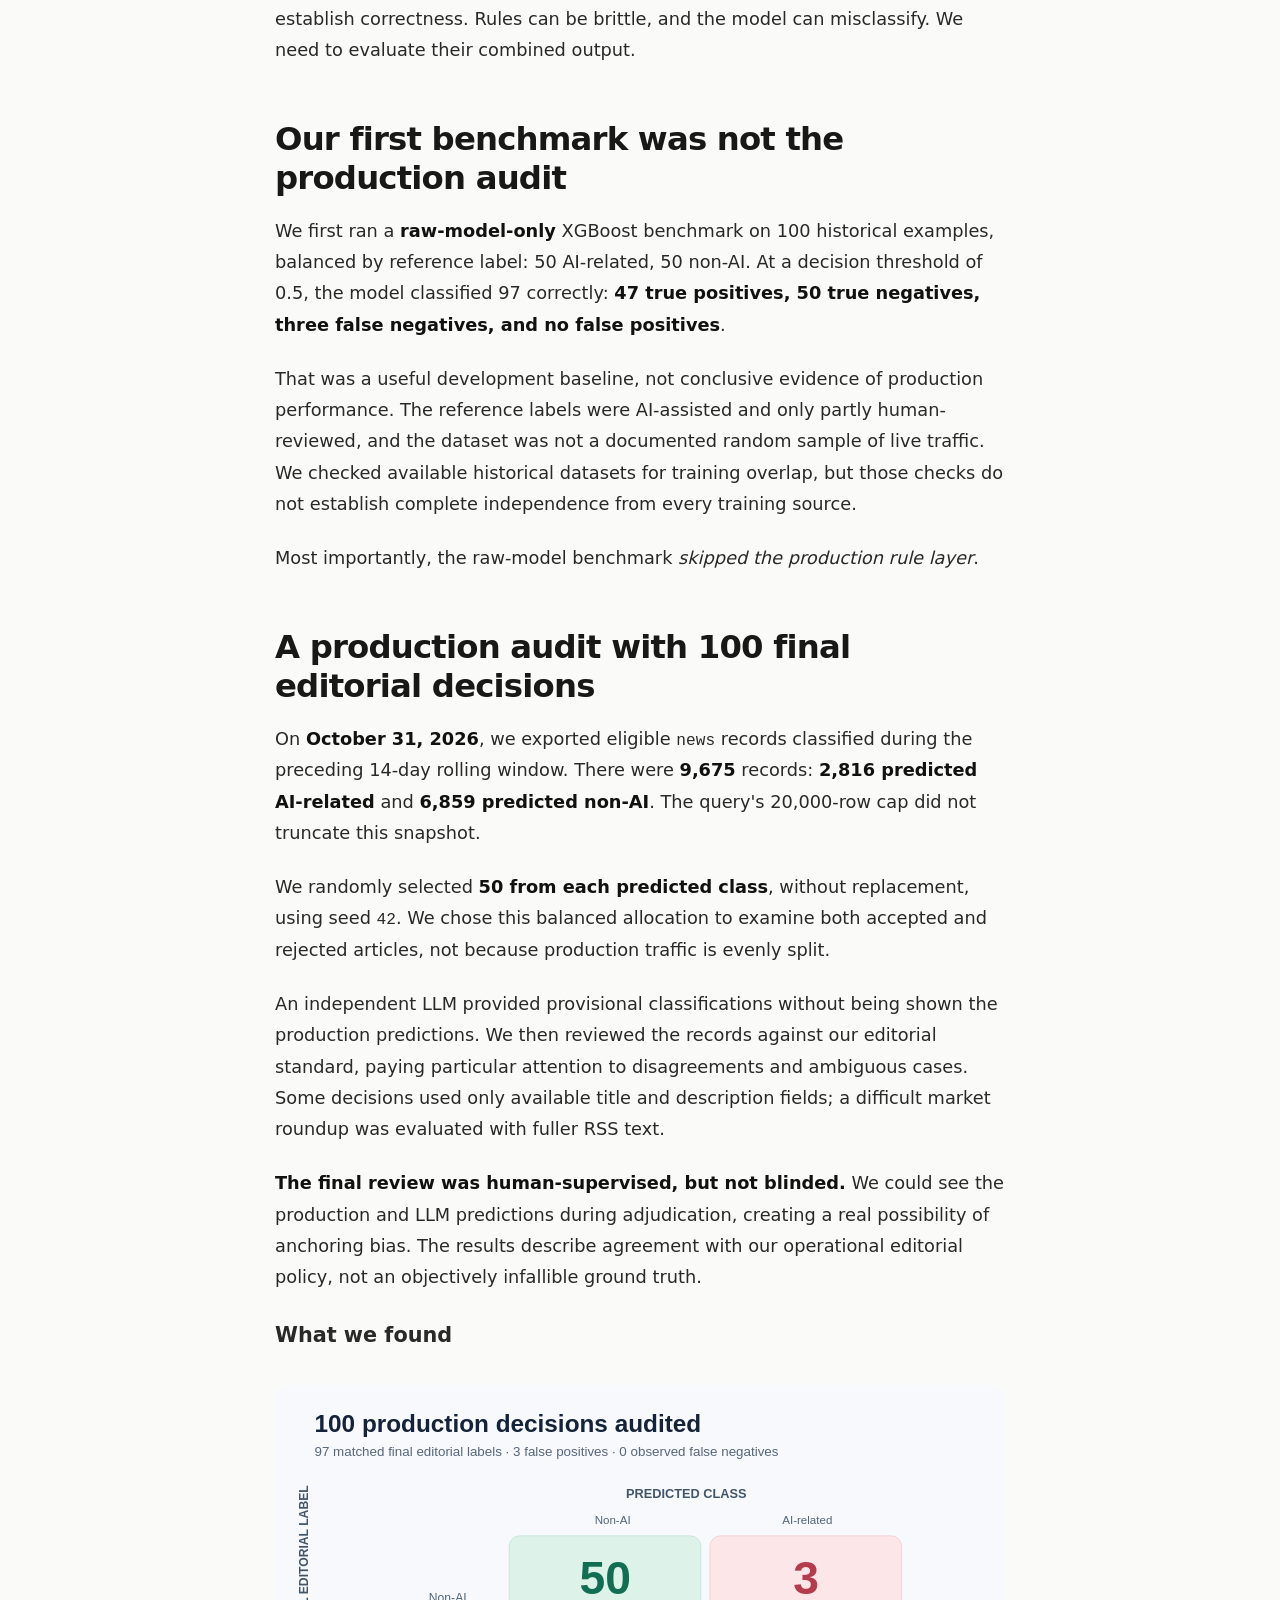
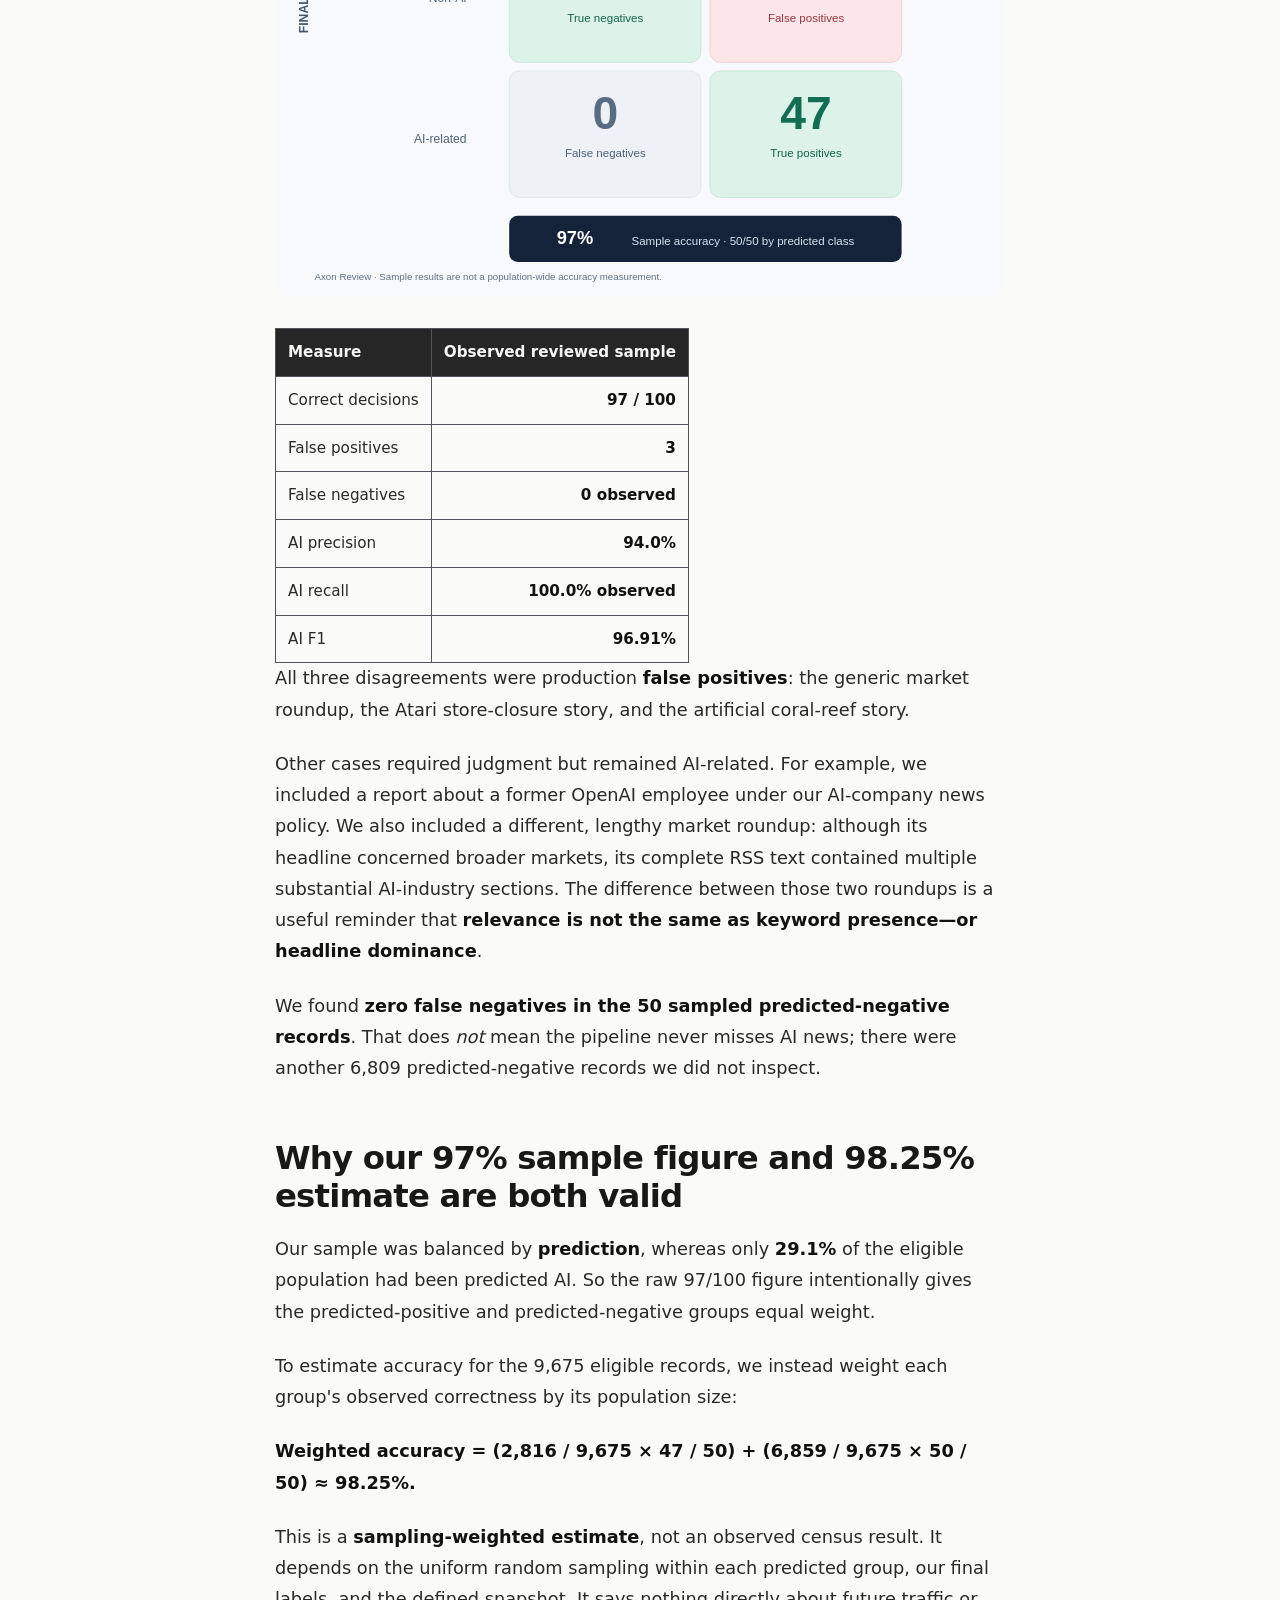
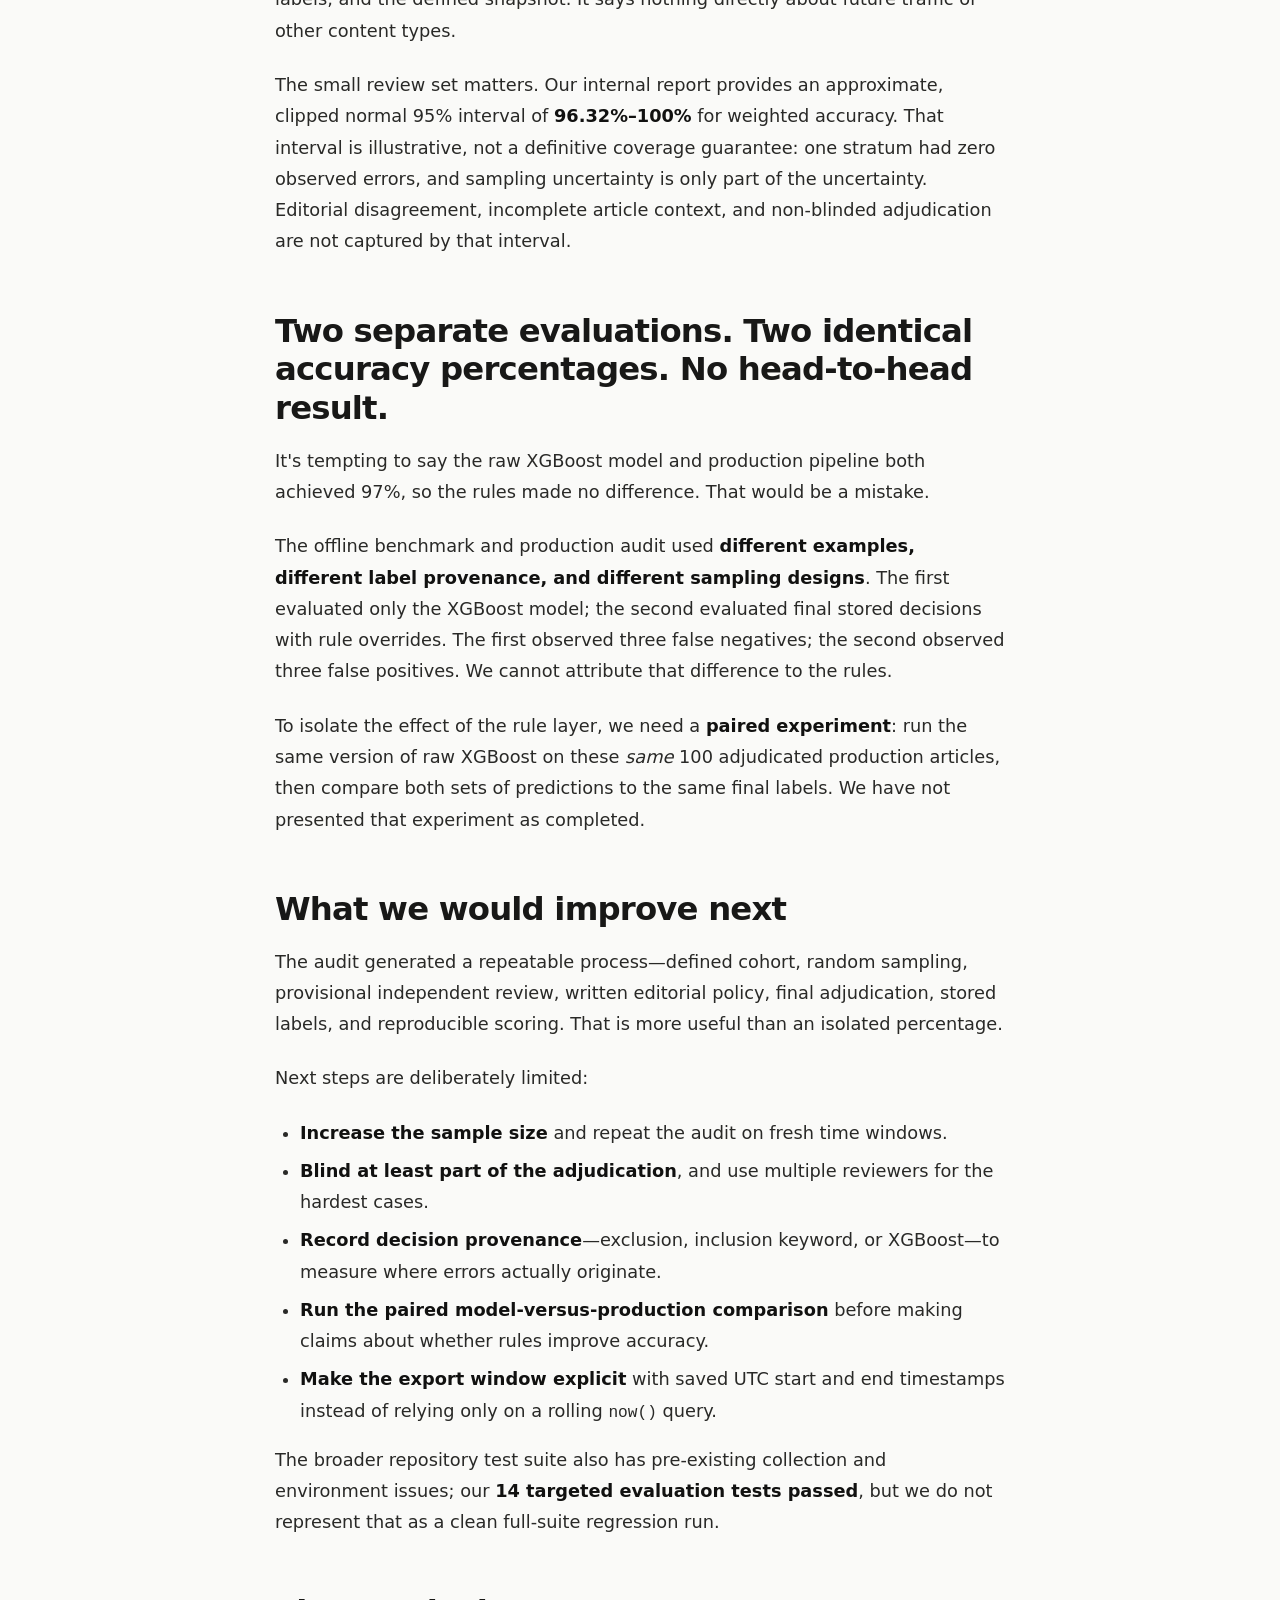
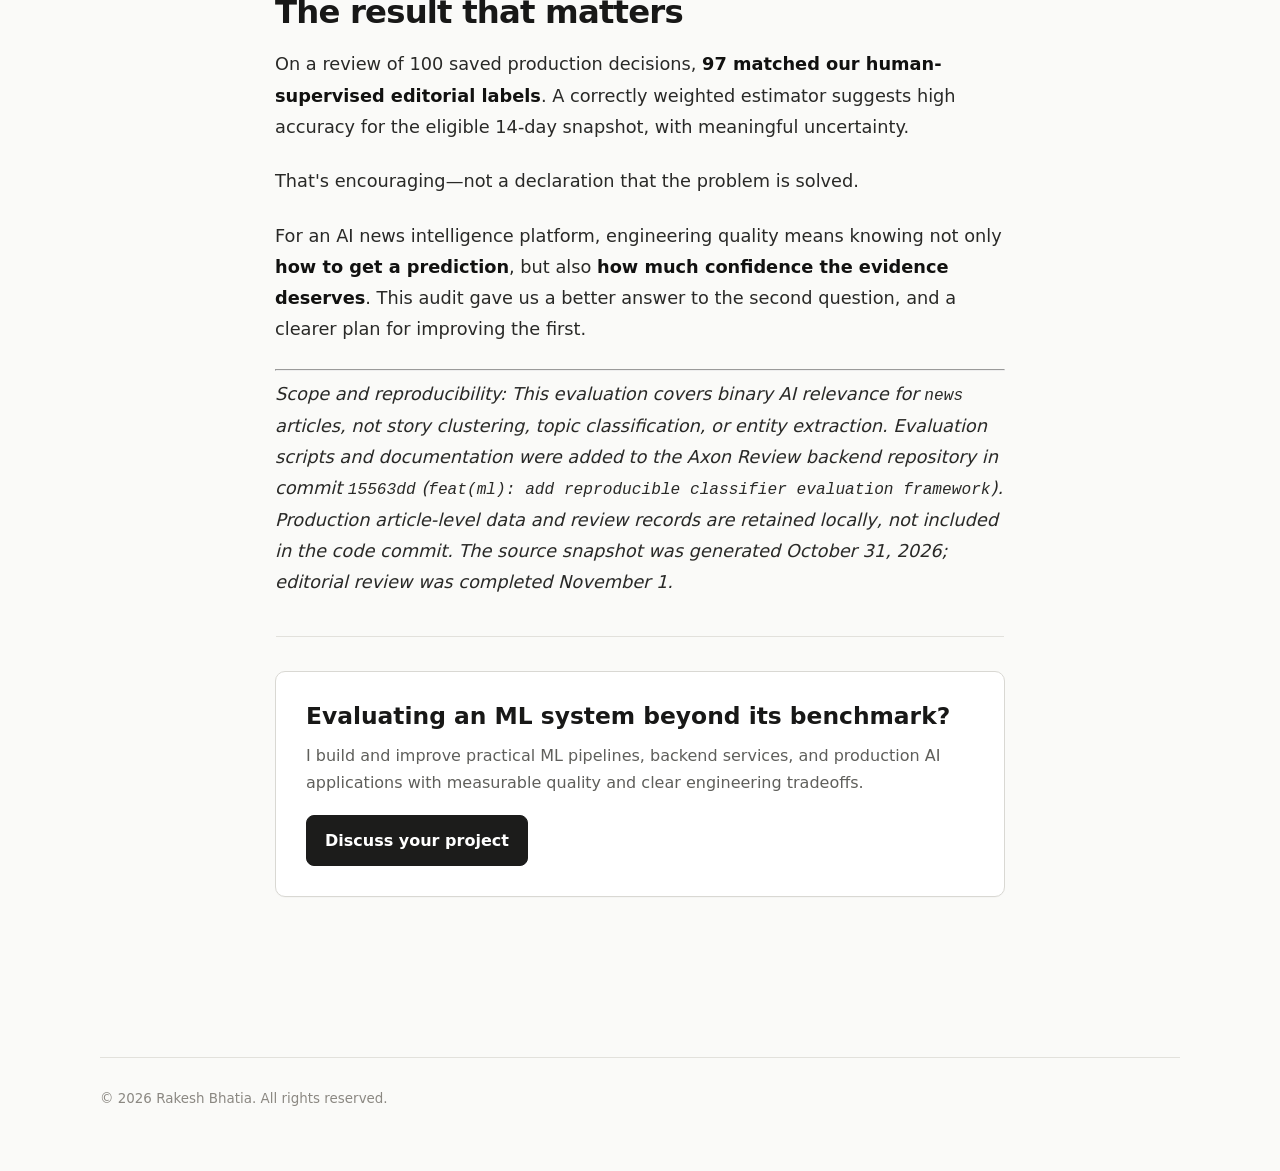
<file: writing/we-audited-100-ai-news-classifications/index.html>
<!doctype html>
<html lang="en"><head>
<meta charset="UTF-8" /><meta name="viewport" content="width=device-width, initial-scale=1" />
<title>We Audited 100 AI News Classifications. Three Were Wrong. — Rakesh Bhatia</title>
<meta name="description" content="A production ML relevance audit: 100 reviewed classifications, three false positives, stratified sampling, and the limitations behind 98.25% estimated accuracy." />
<meta name="author" content="Rakesh Bhatia" /><meta name="theme-color" content="#fafaf8" />
<link rel="canonical" href="https://rakeshbhatia.github.io/writing/we-audited-100-ai-news-classifications/" /><link rel="stylesheet" href="../../assets/writing.css" />
<meta property="og:type" content="article" /><meta property="og:title" content="We Audited 100 AI News Classifications. Three Were Wrong." />
<meta property="og:description" content="A production ML relevance audit: 100 reviewed classifications, three false positives, stratified sampling, and the limitations behind 98.25% estimated accuracy." /><meta property="og:url" content="https://rakeshbhatia.github.io/writing/we-audited-100-ai-news-classifications/" />
<meta name="twitter:card" content="summary" /><meta name="twitter:title" content="We Audited 100 AI News Classifications. Three Were Wrong." />
<style>
.article-header + .article-body { padding-top:24px; }
.article-diagram { margin:32px 0; }
.article-diagram img { display:block;width:100%;max-width:100%;height:auto;margin-inline:auto; }
.article-metrics-table { display:block;overflow-x:auto;border-collapse:collapse;width:100%;margin:28px 0;font-size:.95rem; }
.article-metrics-table th,.article-metrics-table td { border:1px solid #52525b;padding:10px 12px;text-align:left; }
.article-metrics-table th { color:#f5f5f4;background:#262626; }
</style></head>
<body class="article-page"><div class="container">
<nav class="site-nav" aria-label="Primary"><a class="site-nav-brand" href="/">Rakesh Bhatia</a><div class="site-nav-links"><a href="/#featured">Work</a><a href="/writing/">Writing</a><a href="/#services">Services</a><a href="https://github.com/rakeshbhatia" target="_blank" rel="noopener noreferrer">GitHub</a></div></nav>
<main><article class="article-shell"><header class="article-header"><div class="eyebrow">Technical Note</div>
<h1>We Audited 100 AI News Classifications. Three Were Wrong.</h1><p class="article-deck">How I evaluated a rules-first XGBoost classifier against 100 human-supervised production decisions—and why impressive accuracy numbers still need scrutiny.</p>
<div class="article-meta">Rakesh Bhatia · <time datetime="2026-11-05">November 5, 2026</time> · 8 min read</div>
<div class="tags">Machine Learning · XGBoost · Model Evaluation · Production AI</div></header>
<div class="article-body"><p>A story about an <em>artificial coral reef</em> made it through our AI news filter.</p>
<p>So did an article about an Atari VCS software-store closure. And a general market roundup whose references to AI weren't substantial enough to justify inclusion in our feed.</p>
<p>Those were the three mistakes we found when we reviewed 100 classifications from Axon Review's production news pipeline.</p>
<p>The other 97 matched our final editorial labels. That's encouraging. But the more useful result is <strong>what we learned by auditing the decisions rather than trusting a single accuracy number</strong>.</p>
<p>Our production relevance filter is a lightweight hybrid: exclusions first, inclusion keywords second, and an XGBoost model for cases that don't match either rule. We wanted to understand how that <em>whole pipeline</em> behaved on real incoming news—not just how the model scored on a separate test set.</p>
<figure class="article-diagram"><img alt="Rules-first AI relevance classification flow" decoding="async" height="400" loading="lazy" src="../../assets/diagrams/article9-classifier-flow.svg" width="730"/></figure>
<h2>Why AI-news relevance is harder than keyword matching</h2>
<p>A new language-model release is easy to classify. So is an unrelated travel advisory. The interesting cases sit between those extremes.</p>
<p>An AI chip company's earnings might clearly matter. A legal dispute involving an AI company might belong in the feed even without discussing model architecture. A broad financial article might contain either one passing AI reference—or several independently substantial sections on AI investment.</p>
<p>There isn't a universal definition that settles every borderline case. For Axon Review, our editorial criterion is <strong>substantive relevance</strong>: developments in AI models, research, applications, infrastructure, companies, business strategy, policy, or social consequences. AI need not dominate the article. A stray company name, though, is not enough.</p>
<p>That distinction matters upstream. A false positive adds noise to the feed and may enter downstream topic classification or story grouping. A false negative may never reach those systems at all.</p>
<h2>The classifier is rules-first, not model-first</h2>
<p>The binary AI-relevance stage follows three ordered paths:</p>
<ol>
<li><strong>Exclusion regex:</strong> If an exclusion matches the article's title or source category, label the article non-AI.</li>
<li><strong>Inclusion keywords:</strong> Otherwise, if an AI keyword matches the title or category, label the article AI-related.</li>
<li><strong>XGBoost fallback:</strong> Otherwise, classify the combined title and description using the trained binary model.</li>
</ol>
<p>The exclusion rule takes precedence over the inclusion rule. Existing saved binary decisions are generally reused instead of repeatedly inferred. AI-related news may then pass through separate topic and subtopic classification; our audit does <strong>not</strong> evaluate those later stages.</p>
<p>The rule paths store <code>0.01</code> or <code>0.99</code> as binary scores. These are hardcoded values, <strong>not calibrated probabilities</strong>. Nor do we yet have reliable production counts separating decisions made by exclusions, inclusions, and XGBoost. We therefore cannot claim that a particular percentage of articles bypassed model inference.</p>
<p>The purpose of the architecture is pragmatic: cheap, explicit checks for recognizable cases; classical ML for everything else. But efficiency doesn't establish correctness. Rules can be brittle, and the model can misclassify. We need to evaluate their combined output.</p>
<h2>Our first benchmark was not the production audit</h2>
<p>We first ran a <strong>raw-model-only</strong> XGBoost benchmark on 100 historical examples, balanced by reference label: 50 AI-related, 50 non-AI. At a decision threshold of 0.5, the model classified 97 correctly: <strong>47 true positives, 50 true negatives, three false negatives, and no false positives</strong>.</p>
<p>That was a useful development baseline, not conclusive evidence of production performance. The reference labels were AI-assisted and only partly human-reviewed, and the dataset was not a documented random sample of live traffic. We checked available historical datasets for training overlap, but those checks do not establish complete independence from every training source.</p>
<p>Most importantly, the raw-model benchmark <em>skipped the production rule layer</em>.</p>
<h2>A production audit with 100 final editorial decisions</h2>
<p>On <strong>October 31, 2026</strong>, we exported eligible <code>news</code> records classified during the preceding 14-day rolling window. There were <strong>9,675</strong> records: <strong>2,816 predicted AI-related</strong> and <strong>6,859 predicted non-AI</strong>. The query's 20,000-row cap did not truncate this snapshot.</p>
<p>We randomly selected <strong>50 from each predicted class</strong>, without replacement, using seed <code>42</code>. We chose this balanced allocation to examine both accepted and rejected articles, not because production traffic is evenly split.</p>
<p>An independent LLM provided provisional classifications without being shown the production predictions. We then reviewed the records against our editorial standard, paying particular attention to disagreements and ambiguous cases. Some decisions used only available title and description fields; a difficult market roundup was evaluated with fuller RSS text.</p>
<p><strong>The final review was human-supervised, but not blinded.</strong> We could see the production and LLM predictions during adjudication, creating a real possibility of anchoring bias. The results describe agreement with our operational editorial policy, not an objectively infallible ground truth.</p>
<h3>What we found</h3>
<figure class="article-diagram"><img alt="Confusion matrix for 100 adjudicated production decisions" decoding="async" height="400" loading="lazy" src="../../assets/diagrams/article9-confusion-matrix.svg" width="730"/></figure>
<table class="article-metrics-table">
<thead>
<tr>
<th>Measure</th>
<th style="text-align:right">Observed reviewed sample</th>
</tr>
</thead>
<tbody>
<tr>
<td>Correct decisions</td>
<td style="text-align:right"><strong>97 / 100</strong></td>
</tr>
<tr>
<td>False positives</td>
<td style="text-align:right"><strong>3</strong></td>
</tr>
<tr>
<td>False negatives</td>
<td style="text-align:right"><strong>0 observed</strong></td>
</tr>
<tr>
<td>AI precision</td>
<td style="text-align:right"><strong>94.0%</strong></td>
</tr>
<tr>
<td>AI recall</td>
<td style="text-align:right"><strong>100.0% observed</strong></td>
</tr>
<tr>
<td>AI F1</td>
<td style="text-align:right"><strong>96.91%</strong></td>
</tr>
</tbody>
</table>
<p>All three disagreements were production <strong>false positives</strong>: the generic market roundup, the Atari store-closure story, and the artificial coral-reef story.</p>
<p>Other cases required judgment but remained AI-related. For example, we included a report about a former OpenAI employee under our AI-company news policy. We also included a different, lengthy market roundup: although its headline concerned broader markets, its complete RSS text contained multiple substantial AI-industry sections. The difference between those two roundups is a useful reminder that <strong>relevance is not the same as keyword presence—or headline dominance</strong>.</p>
<p>We found <strong>zero false negatives in the 50 sampled predicted-negative records</strong>. That does <em>not</em> mean the pipeline never misses AI news; there were another 6,809 predicted-negative records we did not inspect.</p>
<h2>Why our 97% sample figure and 98.25% estimate are both valid</h2>
<p>Our sample was balanced by <strong>prediction</strong>, whereas only <strong>29.1%</strong> of the eligible population had been predicted AI. So the raw 97/100 figure intentionally gives the predicted-positive and predicted-negative groups equal weight.</p>
<p>To estimate accuracy for the 9,675 eligible records, we instead weight each group's observed correctness by its population size:</p>
<p><strong>Weighted accuracy = (2,816 / 9,675 × 47 / 50) + (6,859 / 9,675 × 50 / 50) ≈ 98.25%.</strong></p>
<p>This is a <strong>sampling-weighted estimate</strong>, not an observed census result. It depends on the uniform random sampling within each predicted group, our final labels, and the defined snapshot. It says nothing directly about future traffic or other content types.</p>
<p>The small review set matters. Our internal report provides an approximate, clipped normal 95% interval of <strong>96.32%–100%</strong> for weighted accuracy. That interval is illustrative, not a definitive coverage guarantee: one stratum had zero observed errors, and sampling uncertainty is only part of the uncertainty. Editorial disagreement, incomplete article context, and non-blinded adjudication are not captured by that interval.</p>
<h2>Two separate evaluations. Two identical accuracy percentages. No head-to-head result.</h2>
<p>It's tempting to say the raw XGBoost model and production pipeline both achieved 97%, so the rules made no difference. That would be a mistake.</p>
<p>The offline benchmark and production audit used <strong>different examples, different label provenance, and different sampling designs</strong>. The first evaluated only the XGBoost model; the second evaluated final stored decisions with rule overrides. The first observed three false negatives; the second observed three false positives. We cannot attribute that difference to the rules.</p>
<p>To isolate the effect of the rule layer, we need a <strong>paired experiment</strong>: run the same version of raw XGBoost on these <em>same</em> 100 adjudicated production articles, then compare both sets of predictions to the same final labels. We have not presented that experiment as completed.</p>
<h2>What we would improve next</h2>
<p>The audit generated a repeatable process—defined cohort, random sampling, provisional independent review, written editorial policy, final adjudication, stored labels, and reproducible scoring. That is more useful than an isolated percentage.</p>
<p>Next steps are deliberately limited:</p>
<ul>
<li><strong>Increase the sample size</strong> and repeat the audit on fresh time windows.</li>
<li><strong>Blind at least part of the adjudication</strong>, and use multiple reviewers for the hardest cases.</li>
<li><strong>Record decision provenance</strong>—exclusion, inclusion keyword, or XGBoost—to measure where errors actually originate.</li>
<li><strong>Run the paired model-versus-production comparison</strong> before making claims about whether rules improve accuracy.</li>
<li><strong>Make the export window explicit</strong> with saved UTC start and end timestamps instead of relying only on a rolling <code>now()</code> query.</li>
</ul>
<p>The broader repository test suite also has pre-existing collection and environment issues; our <strong>14 targeted evaluation tests passed</strong>, but we do not represent that as a clean full-suite regression run.</p>
<h2>The result that matters</h2>
<p>On a review of 100 saved production decisions, <strong>97 matched our human-supervised editorial labels</strong>. A correctly weighted estimator suggests high accuracy for the eligible 14-day snapshot, with meaningful uncertainty.</p>
<p>That's encouraging—not a declaration that the problem is solved.</p>
<p>For an AI news intelligence platform, engineering quality means knowing not only <strong>how to get a prediction</strong>, but also <strong>how much confidence the evidence deserves</strong>. This audit gave us a better answer to the second question, and a clearer plan for improving the first.</p>
<hr/>
<p><em>Scope and reproducibility: This evaluation covers binary AI relevance for <code>news</code> articles, not story clustering, topic classification, or entity extraction. Evaluation scripts and documentation were added to the Axon Review backend repository in commit <code>15563dd</code> (<code>feat(ml): add reproducible classifier evaluation framework</code>). Production article-level data and review records are retained locally, not included in the code commit. The source snapshot was generated October 31, 2026; editorial review was completed November 1.</em></p>
</div>
<aside class="article-cta"><h2>Evaluating an ML system beyond its benchmark?</h2><p>I build and improve practical ML pipelines, backend services, and production AI applications with measurable quality and clear engineering tradeoffs.</p><a class="button" href="mailto:rakeshbhatia22@proton.me?subject=ML%20Engineering%20Project">Discuss your project</a></aside>
</article></main><footer>© 2026 Rakesh Bhatia. All rights reserved.</footer></div></body></html>
</file>
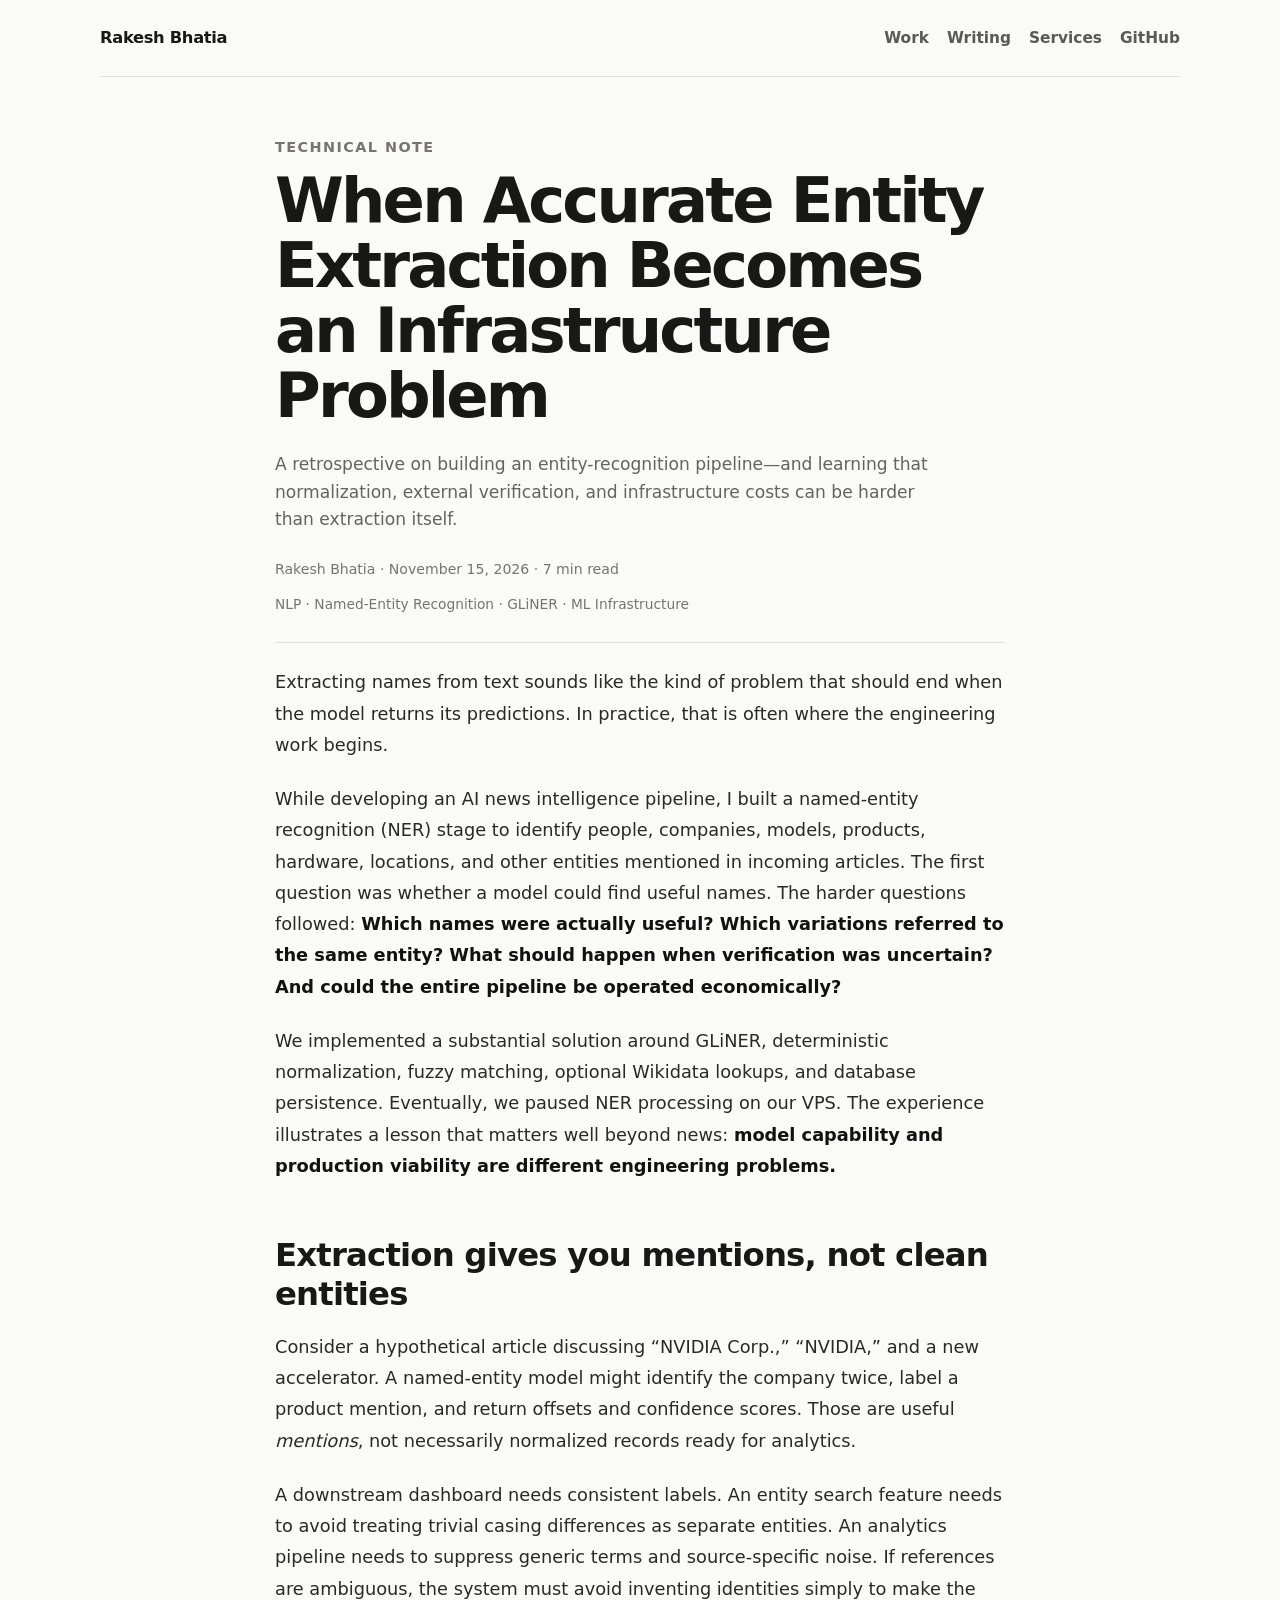
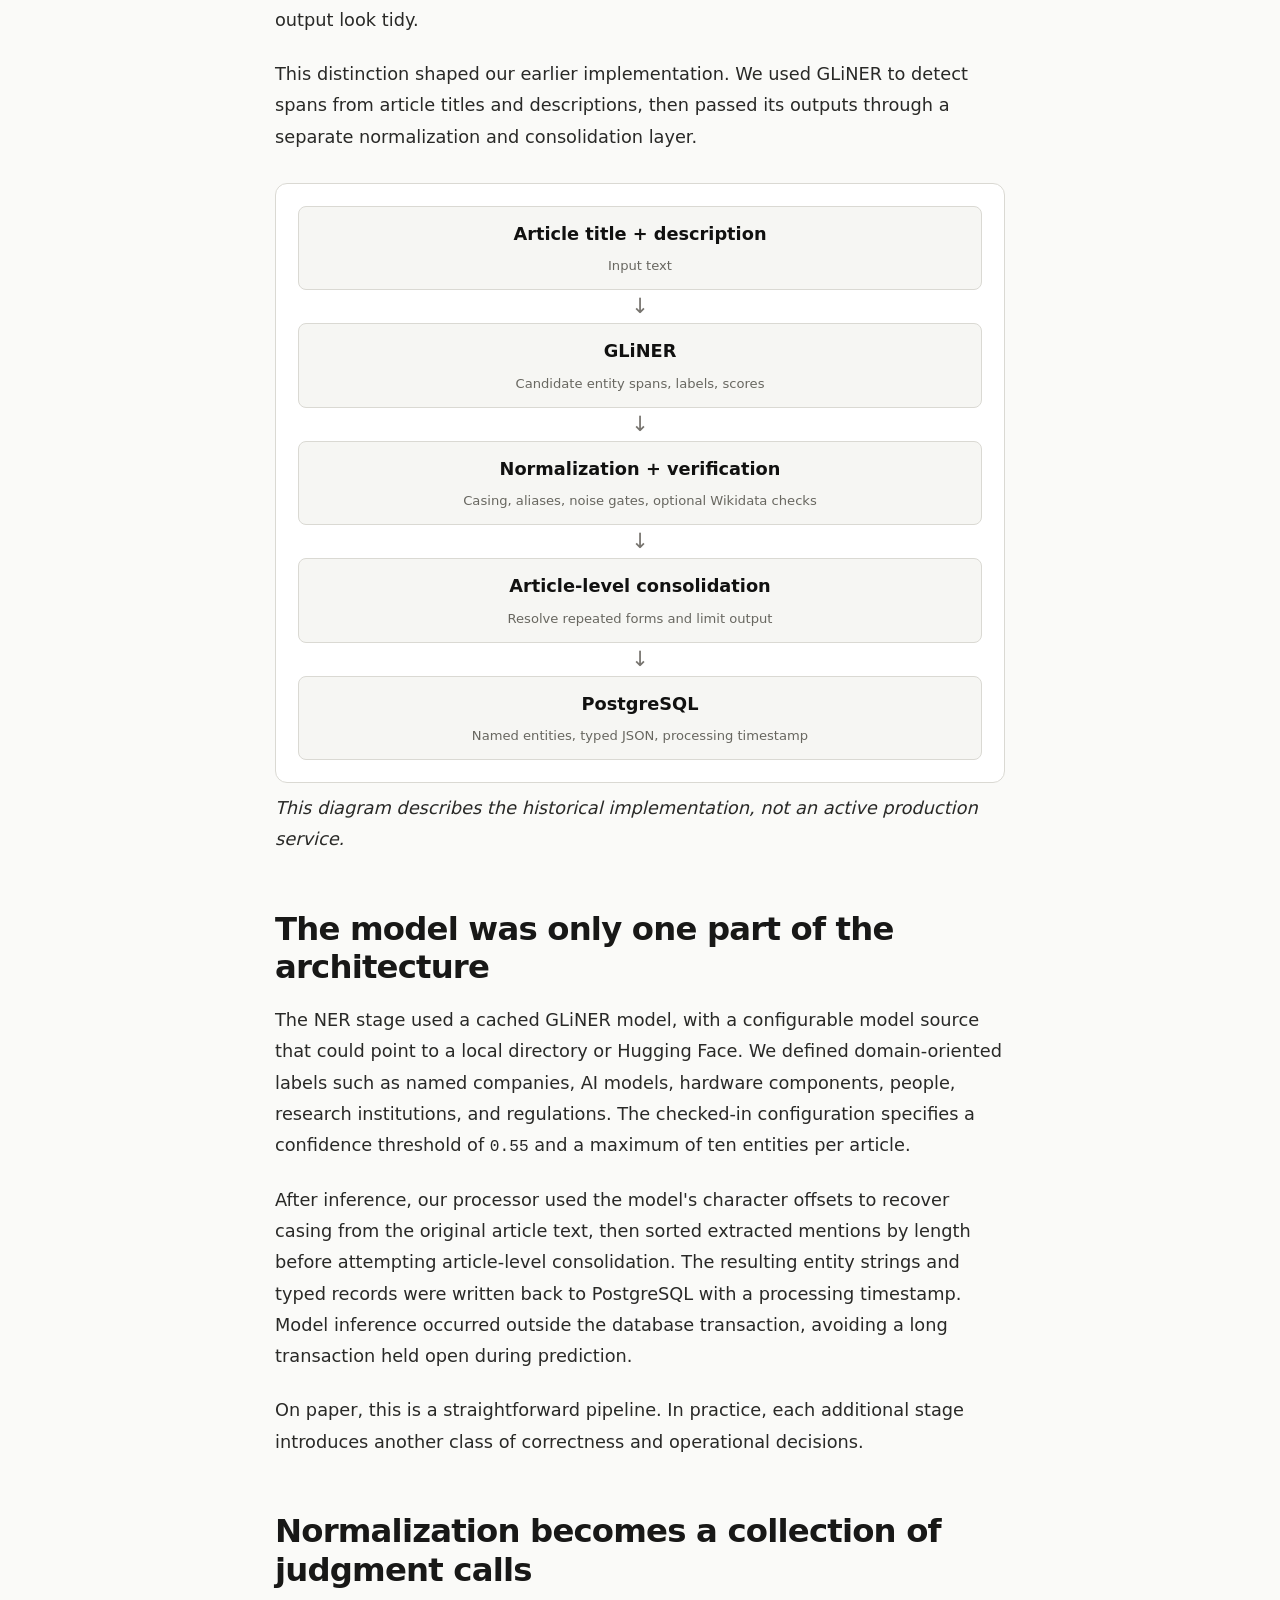
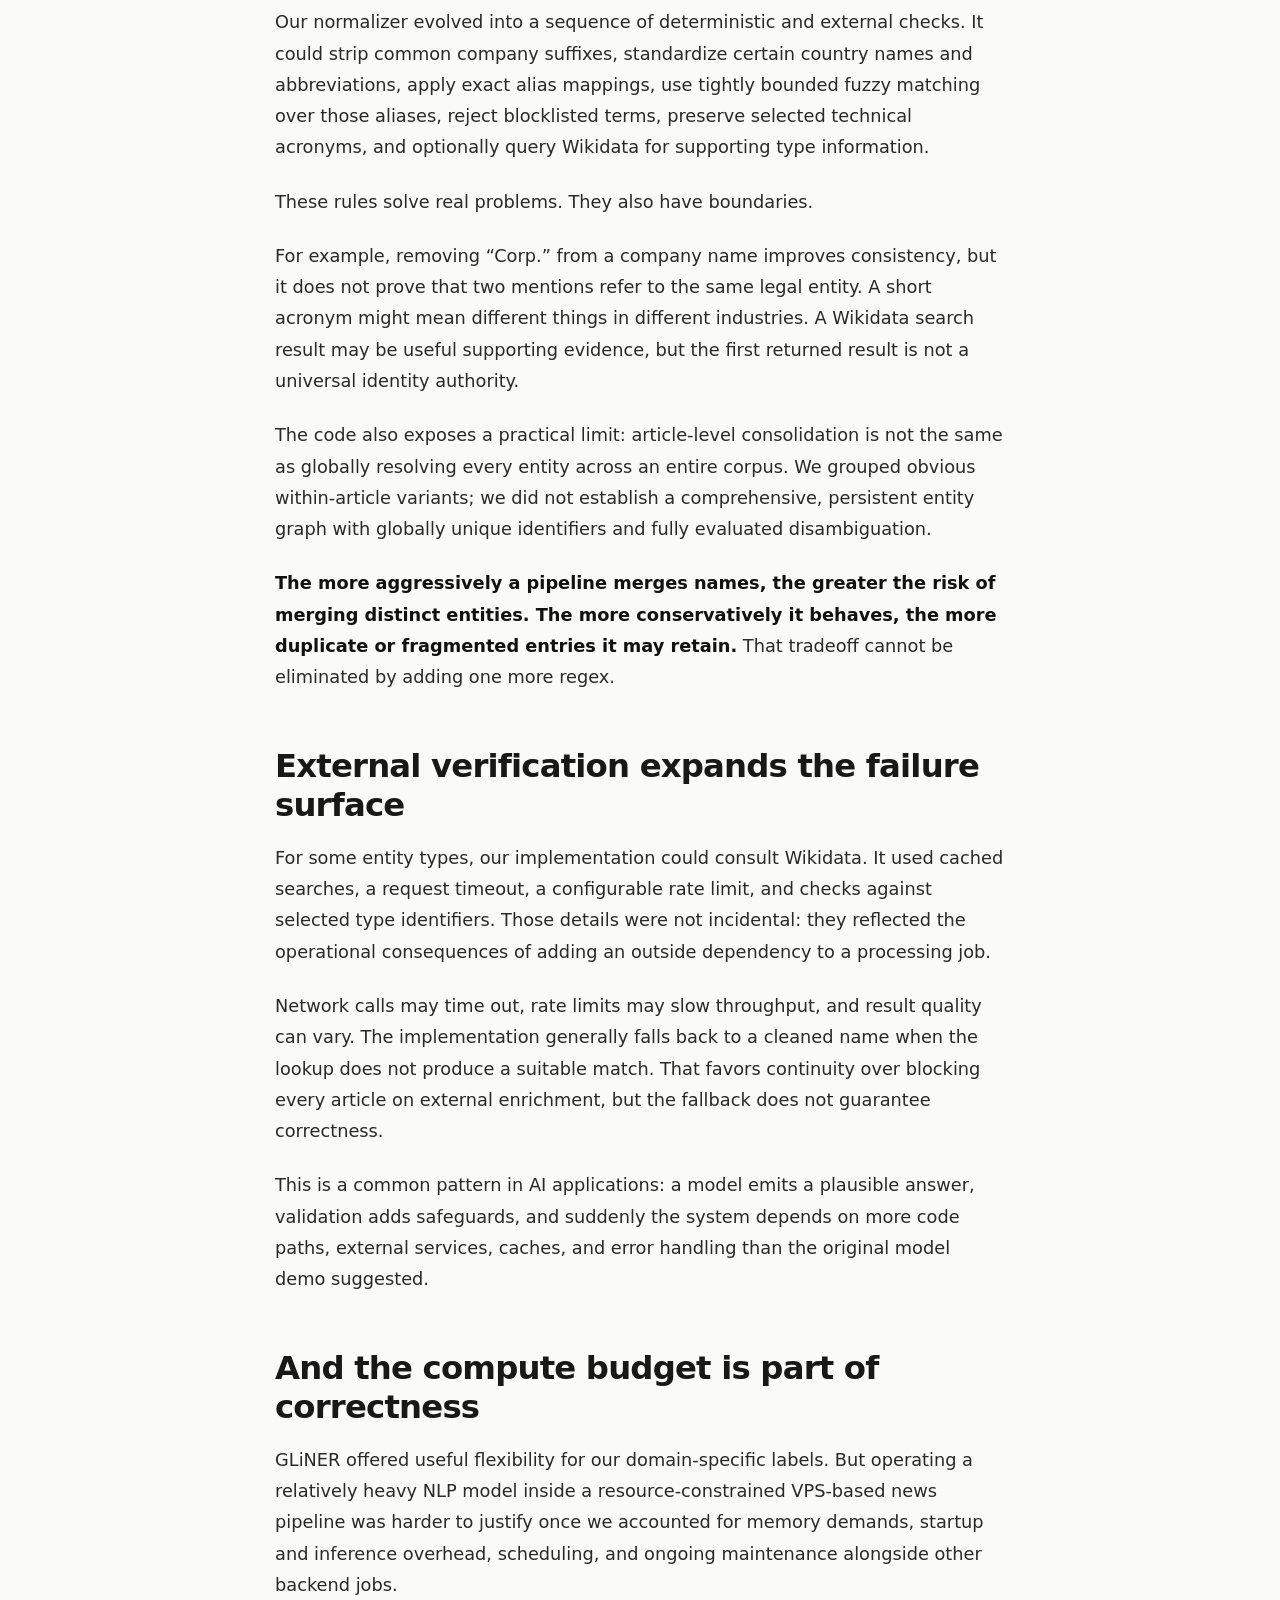
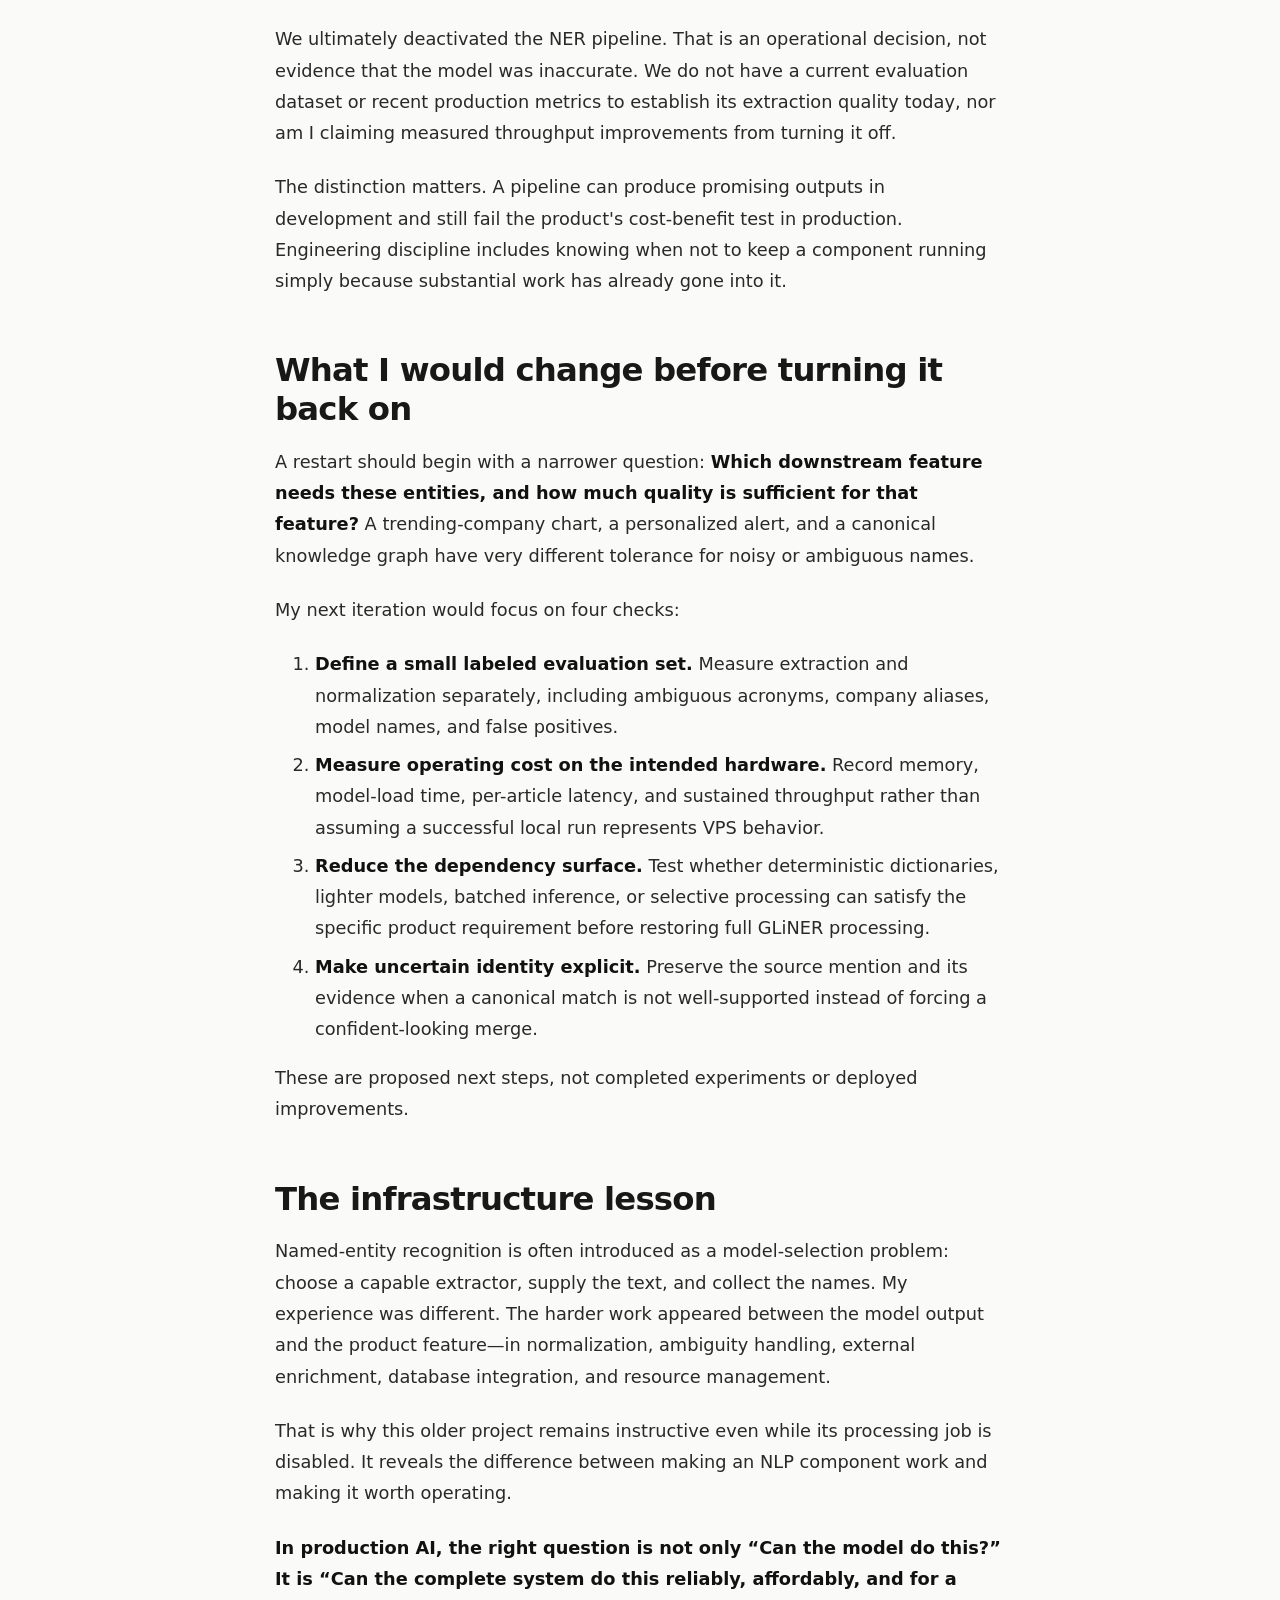
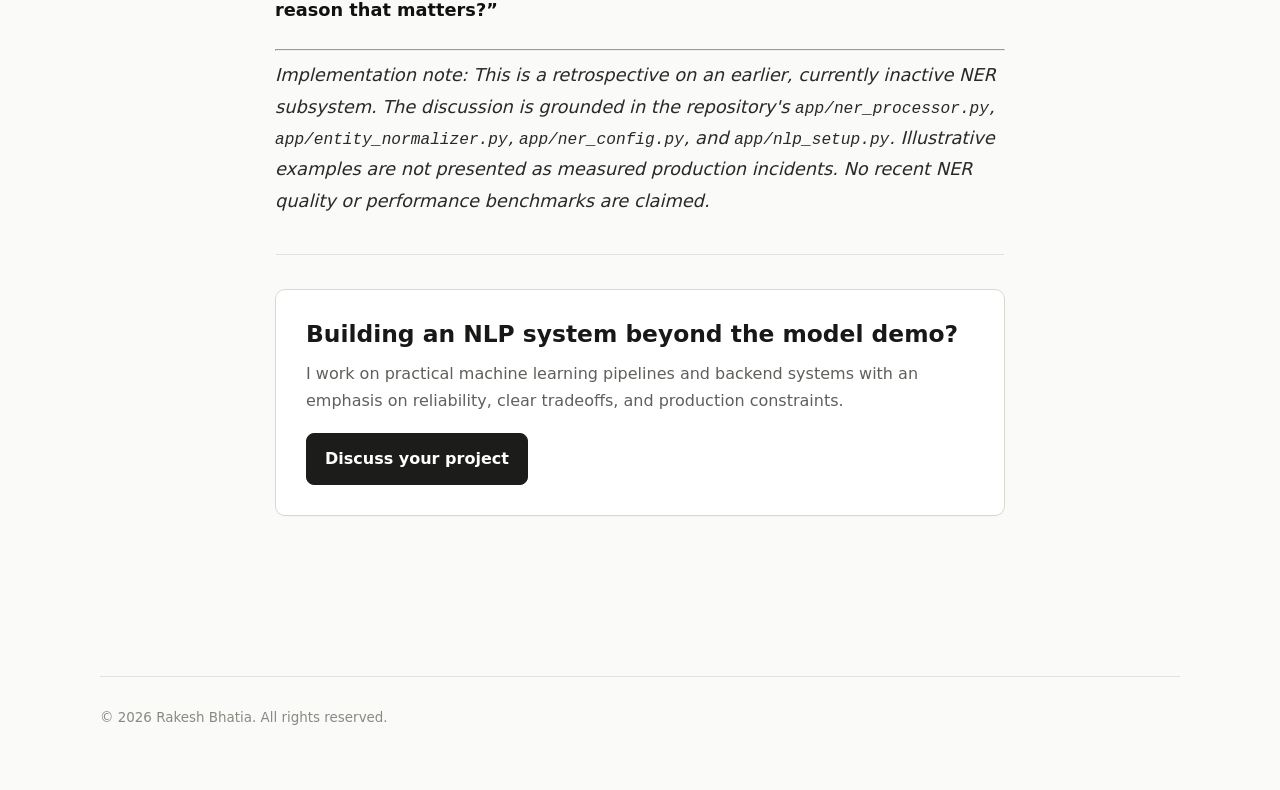
<file: writing/when-accurate-entity-extraction-becomes-an-infrastructure-problem/index.html>
<!doctype html>
<html lang="en"><head>
<meta charset="UTF-8" /><meta name="viewport" content="width=device-width, initial-scale=1" />
<title>When Accurate Entity Extraction Becomes an Infrastructure Problem — Rakesh Bhatia</title>
<meta name="description" content="A retrospective on GLiNER, entity normalization, external verification, and the operational tradeoffs that led us to pause an NER pipeline." />
<meta name="author" content="Rakesh Bhatia" /><meta name="theme-color" content="#fafaf8" />
<link rel="canonical" href="https://rakeshbhatia.github.io/writing/when-accurate-entity-extraction-becomes-an-infrastructure-problem/" /><link rel="stylesheet" href="../../assets/writing.css" />
<meta property="og:type" content="article" /><meta property="og:title" content="When Accurate Entity Extraction Becomes an Infrastructure Problem" />
<meta property="og:description" content="A retrospective on GLiNER, entity normalization, external verification, and the operational tradeoffs that led us to pause an NER pipeline." /><meta property="og:url" content="https://rakeshbhatia.github.io/writing/when-accurate-entity-extraction-becomes-an-infrastructure-problem/" />
<meta name="twitter:card" content="summary" /><meta name="twitter:title" content="When Accurate Entity Extraction Becomes an Infrastructure Problem" />
<meta name="twitter:description" content="A retrospective on GLiNER, entity normalization, external verification, and the operational tradeoffs that led us to pause an NER pipeline." />
<style>
.article-header + .article-body { padding-top:24px; }
.pipeline-figure { margin:30px 0 10px; padding:22px; border:1px solid #dad9d3; background:#fff; border-radius:12px; }
.pipeline-step { display:flex; flex-direction:column; align-items:center; gap:4px; padding:12px 18px; border:1px solid #dad9d3; border-radius:8px; background:#f6f6f3; text-align:center; color:#181817; }
.pipeline-step span { font-size:.82rem; color:#686760; }
.pipeline-arrow { text-align:center; padding:5px; color:#77746f; font-size:21px; line-height:1.1; }
</style></head>
<body class="article-page"><div class="container">
<nav class="site-nav" aria-label="Primary"><a class="site-nav-brand" href="/">Rakesh Bhatia</a><div class="site-nav-links"><a href="/#featured">Work</a><a href="/writing/">Writing</a><a href="/#services">Services</a><a href="https://github.com/rakeshbhatia" target="_blank" rel="noopener noreferrer">GitHub</a></div></nav>
<main><article class="article-shell"><header class="article-header"><div class="eyebrow">Technical Note</div>
<h1>When Accurate Entity Extraction Becomes an Infrastructure Problem</h1><p class="article-deck">A retrospective on building an entity-recognition pipeline—and learning that normalization, external verification, and infrastructure costs can be harder than extraction itself.</p>
<div class="article-meta">Rakesh Bhatia · <time datetime="2026-11-15">November 15, 2026</time> · 7 min read</div>
<div class="tags">NLP · Named-Entity Recognition · GLiNER · ML Infrastructure</div></header>
<div class="article-body">
<p>Extracting names from text sounds like the kind of problem that should end when the model returns its predictions. In practice, that is often where the engineering work begins.</p>
<p>While developing an AI news intelligence pipeline, I built a named-entity recognition (NER) stage to identify people, companies, models, products, hardware, locations, and other entities mentioned in incoming articles. The first question was whether a model could find useful names. The harder questions followed: <strong>Which names were actually useful? Which variations referred to the same entity? What should happen when verification was uncertain? And could the entire pipeline be operated economically?</strong></p>
<p>We implemented a substantial solution around GLiNER, deterministic normalization, fuzzy matching, optional Wikidata lookups, and database persistence. Eventually, we paused NER processing on our VPS. The experience illustrates a lesson that matters well beyond news: <strong>model capability and production viability are different engineering problems.</strong></p>
<h2>Extraction gives you mentions, not clean entities</h2>
<p>Consider a hypothetical article discussing “NVIDIA Corp.,” “NVIDIA,” and a new accelerator. A named-entity model might identify the company twice, label a product mention, and return offsets and confidence scores. Those are useful <em>mentions</em>, not necessarily normalized records ready for analytics.</p>
<p>A downstream dashboard needs consistent labels. An entity search feature needs to avoid treating trivial casing differences as separate entities. An analytics pipeline needs to suppress generic terms and source-specific noise. If references are ambiguous, the system must avoid inventing identities simply to make the output look tidy.</p>
<p>This distinction shaped our earlier implementation. We used GLiNER to detect spans from article titles and descriptions, then passed its outputs through a separate normalization and consolidation layer.</p>
<div class="pipeline-figure" role="img" aria-label="Historical NER processing flow: article title and description to GLiNER, mention normalization, optional Wikidata checks, article-level consolidation, and stored entity fields">
  <div class="pipeline-step"><strong>Article title + description</strong><span>Input text</span></div>
  <div class="pipeline-arrow" aria-hidden="true">↓</div>
  <div class="pipeline-step"><strong>GLiNER</strong><span>Candidate entity spans, labels, scores</span></div>
  <div class="pipeline-arrow" aria-hidden="true">↓</div>
  <div class="pipeline-step"><strong>Normalization + verification</strong><span>Casing, aliases, noise gates, optional Wikidata checks</span></div>
  <div class="pipeline-arrow" aria-hidden="true">↓</div>
  <div class="pipeline-step"><strong>Article-level consolidation</strong><span>Resolve repeated forms and limit output</span></div>
  <div class="pipeline-arrow" aria-hidden="true">↓</div>
  <div class="pipeline-step"><strong>PostgreSQL</strong><span>Named entities, typed JSON, processing timestamp</span></div>
</div>
<p><em>This diagram describes the historical implementation, not an active production service.</em></p>
<h2>The model was only one part of the architecture</h2>
<p>The NER stage used a cached GLiNER model, with a configurable model source that could point to a local directory or Hugging Face. We defined domain-oriented labels such as named companies, AI models, hardware components, people, research institutions, and regulations. The checked-in configuration specifies a confidence threshold of <code>0.55</code> and a maximum of ten entities per article.</p>
<p>After inference, our processor used the model's character offsets to recover casing from the original article text, then sorted extracted mentions by length before attempting article-level consolidation. The resulting entity strings and typed records were written back to PostgreSQL with a processing timestamp. Model inference occurred outside the database transaction, avoiding a long transaction held open during prediction.</p>
<p>On paper, this is a straightforward pipeline. In practice, each additional stage introduces another class of correctness and operational decisions.</p>
<h2>Normalization becomes a collection of judgment calls</h2>
<p>Our normalizer evolved into a sequence of deterministic and external checks. It could strip common company suffixes, standardize certain country names and abbreviations, apply exact alias mappings, use tightly bounded fuzzy matching over those aliases, reject blocklisted terms, preserve selected technical acronyms, and optionally query Wikidata for supporting type information.</p>
<p>These rules solve real problems. They also have boundaries.</p>
<p>For example, removing “Corp.” from a company name improves consistency, but it does not prove that two mentions refer to the same legal entity. A short acronym might mean different things in different industries. A Wikidata search result may be useful supporting evidence, but the first returned result is not a universal identity authority.</p>
<p>The code also exposes a practical limit: article-level consolidation is not the same as globally resolving every entity across an entire corpus. We grouped obvious within-article variants; we did not establish a comprehensive, persistent entity graph with globally unique identifiers and fully evaluated disambiguation.</p>
<p><strong>The more aggressively a pipeline merges names, the greater the risk of merging distinct entities. The more conservatively it behaves, the more duplicate or fragmented entries it may retain.</strong> That tradeoff cannot be eliminated by adding one more regex.</p>
<h2>External verification expands the failure surface</h2>
<p>For some entity types, our implementation could consult Wikidata. It used cached searches, a request timeout, a configurable rate limit, and checks against selected type identifiers. Those details were not incidental: they reflected the operational consequences of adding an outside dependency to a processing job.</p>
<p>Network calls may time out, rate limits may slow throughput, and result quality can vary. The implementation generally falls back to a cleaned name when the lookup does not produce a suitable match. That favors continuity over blocking every article on external enrichment, but the fallback does not guarantee correctness.</p>
<p>This is a common pattern in AI applications: a model emits a plausible answer, validation adds safeguards, and suddenly the system depends on more code paths, external services, caches, and error handling than the original model demo suggested.</p>
<h2>And the compute budget is part of correctness</h2>
<p>GLiNER offered useful flexibility for our domain-specific labels. But operating a relatively heavy NLP model inside a resource-constrained VPS-based news pipeline was harder to justify once we accounted for memory demands, startup and inference overhead, scheduling, and ongoing maintenance alongside other backend jobs.</p>
<p>We ultimately deactivated the NER pipeline. That is an operational decision, not evidence that the model was inaccurate. We do not have a current evaluation dataset or recent production metrics to establish its extraction quality today, nor am I claiming measured throughput improvements from turning it off.</p>
<p>The distinction matters. A pipeline can produce promising outputs in development and still fail the product's cost-benefit test in production. Engineering discipline includes knowing when not to keep a component running simply because substantial work has already gone into it.</p>
<h2>What I would change before turning it back on</h2>
<p>A restart should begin with a narrower question: <strong>Which downstream feature needs these entities, and how much quality is sufficient for that feature?</strong> A trending-company chart, a personalized alert, and a canonical knowledge graph have very different tolerance for noisy or ambiguous names.</p>
<p>My next iteration would focus on four checks:</p>
<ol>
<li><strong>Define a small labeled evaluation set.</strong> Measure extraction and normalization separately, including ambiguous acronyms, company aliases, model names, and false positives.</li>
<li><strong>Measure operating cost on the intended hardware.</strong> Record memory, model-load time, per-article latency, and sustained throughput rather than assuming a successful local run represents VPS behavior.</li>
<li><strong>Reduce the dependency surface.</strong> Test whether deterministic dictionaries, lighter models, batched inference, or selective processing can satisfy the specific product requirement before restoring full GLiNER processing.</li>
<li><strong>Make uncertain identity explicit.</strong> Preserve the source mention and its evidence when a canonical match is not well-supported instead of forcing a confident-looking merge.</li>
</ol>
<p>These are proposed next steps, not completed experiments or deployed improvements.</p>
<h2>The infrastructure lesson</h2>
<p>Named-entity recognition is often introduced as a model-selection problem: choose a capable extractor, supply the text, and collect the names. My experience was different. The harder work appeared between the model output and the product feature—in normalization, ambiguity handling, external enrichment, database integration, and resource management.</p>
<p>That is why this older project remains instructive even while its processing job is disabled. It reveals the difference between making an NLP component work and making it worth operating.</p>
<p><strong>In production AI, the right question is not only “Can the model do this?” It is “Can the complete system do this reliably, affordably, and for a reason that matters?”</strong></p>
<hr>
<p><em>Implementation note: This is a retrospective on an earlier, currently inactive NER subsystem. The discussion is grounded in the repository's <code>app/ner_processor.py</code>, <code>app/entity_normalizer.py</code>, <code>app/ner_config.py</code>, and <code>app/nlp_setup.py</code>. Illustrative examples are not presented as measured production incidents. No recent NER quality or performance benchmarks are claimed.</em></p>
</div>
<aside class="article-cta"><h2>Building an NLP system beyond the model demo?</h2><p>I work on practical machine learning pipelines and backend systems with an emphasis on reliability, clear tradeoffs, and production constraints.</p><a class="button" href="mailto:rakeshbhatia22@proton.me?subject=NLP%20Engineering%20Project">Discuss your project</a></aside>
</article></main><footer>© 2026 Rakesh Bhatia. All rights reserved.</footer></div></body></html>
</file>
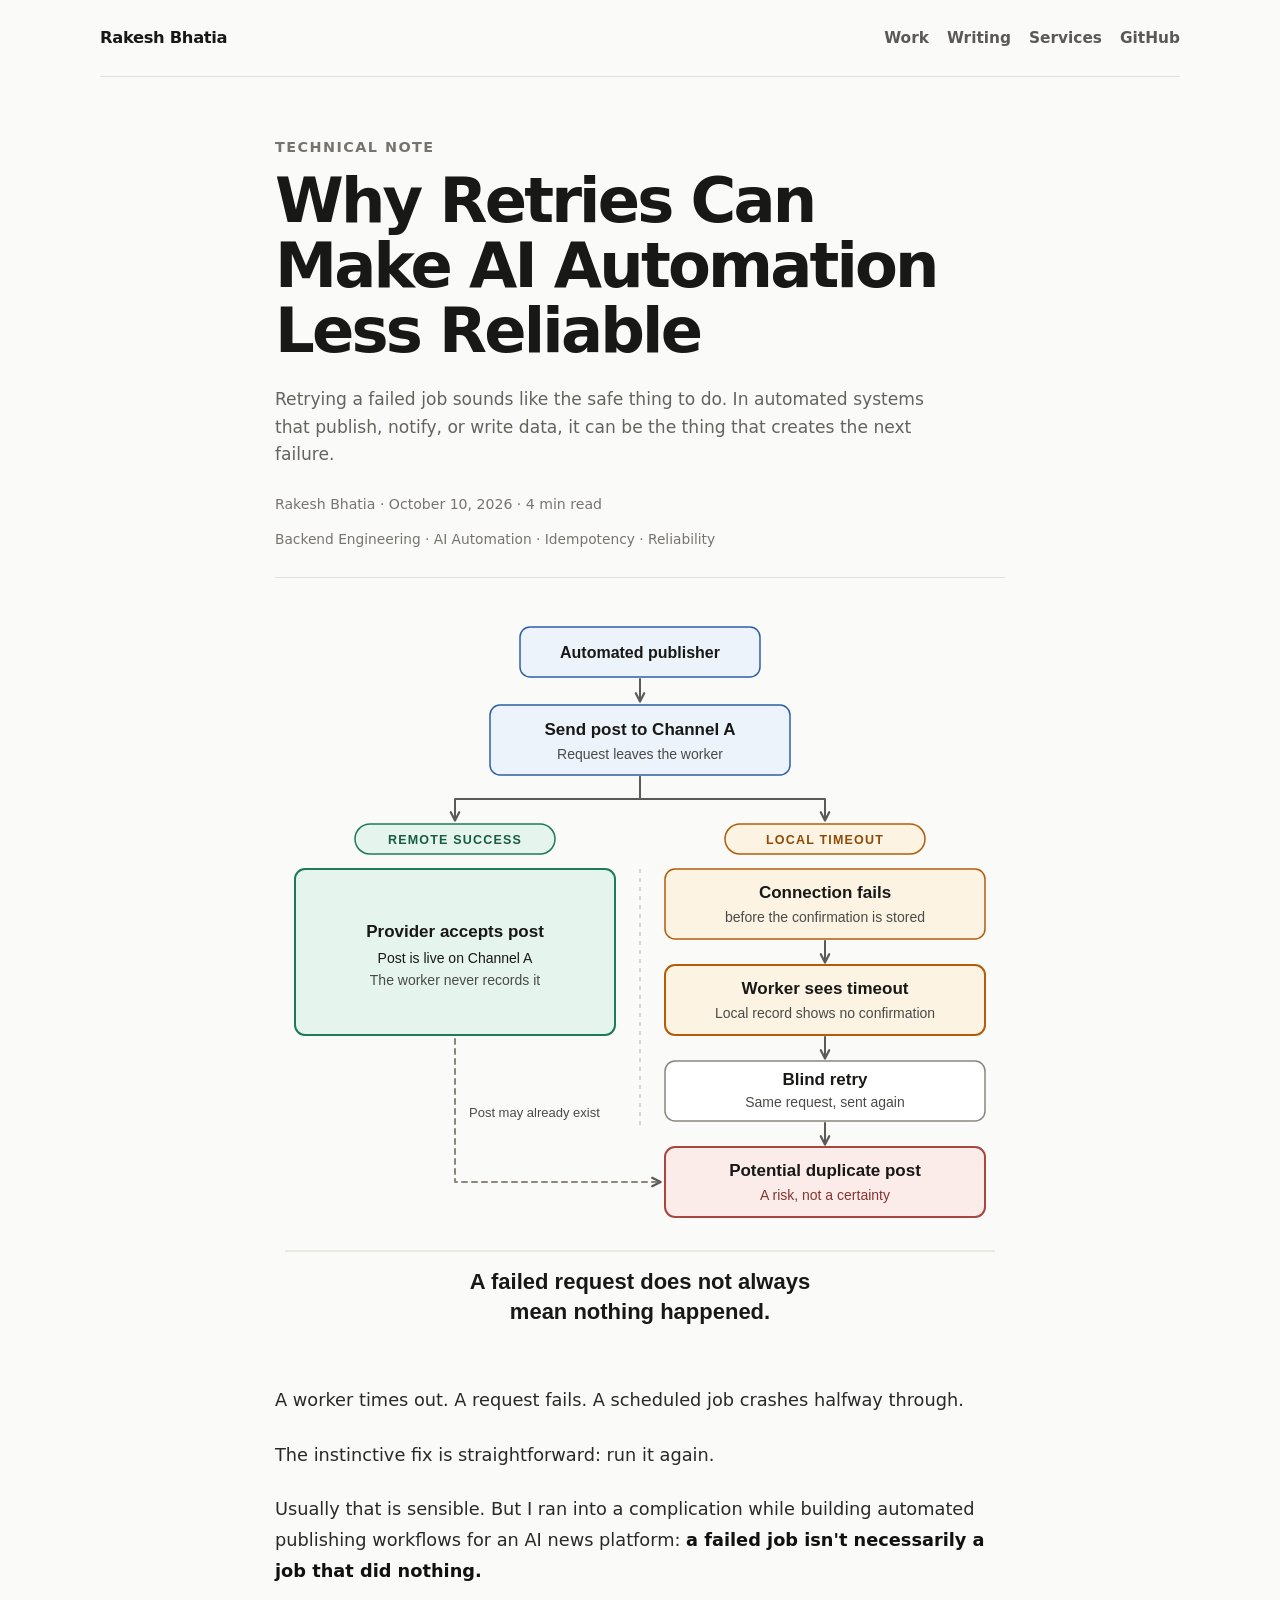
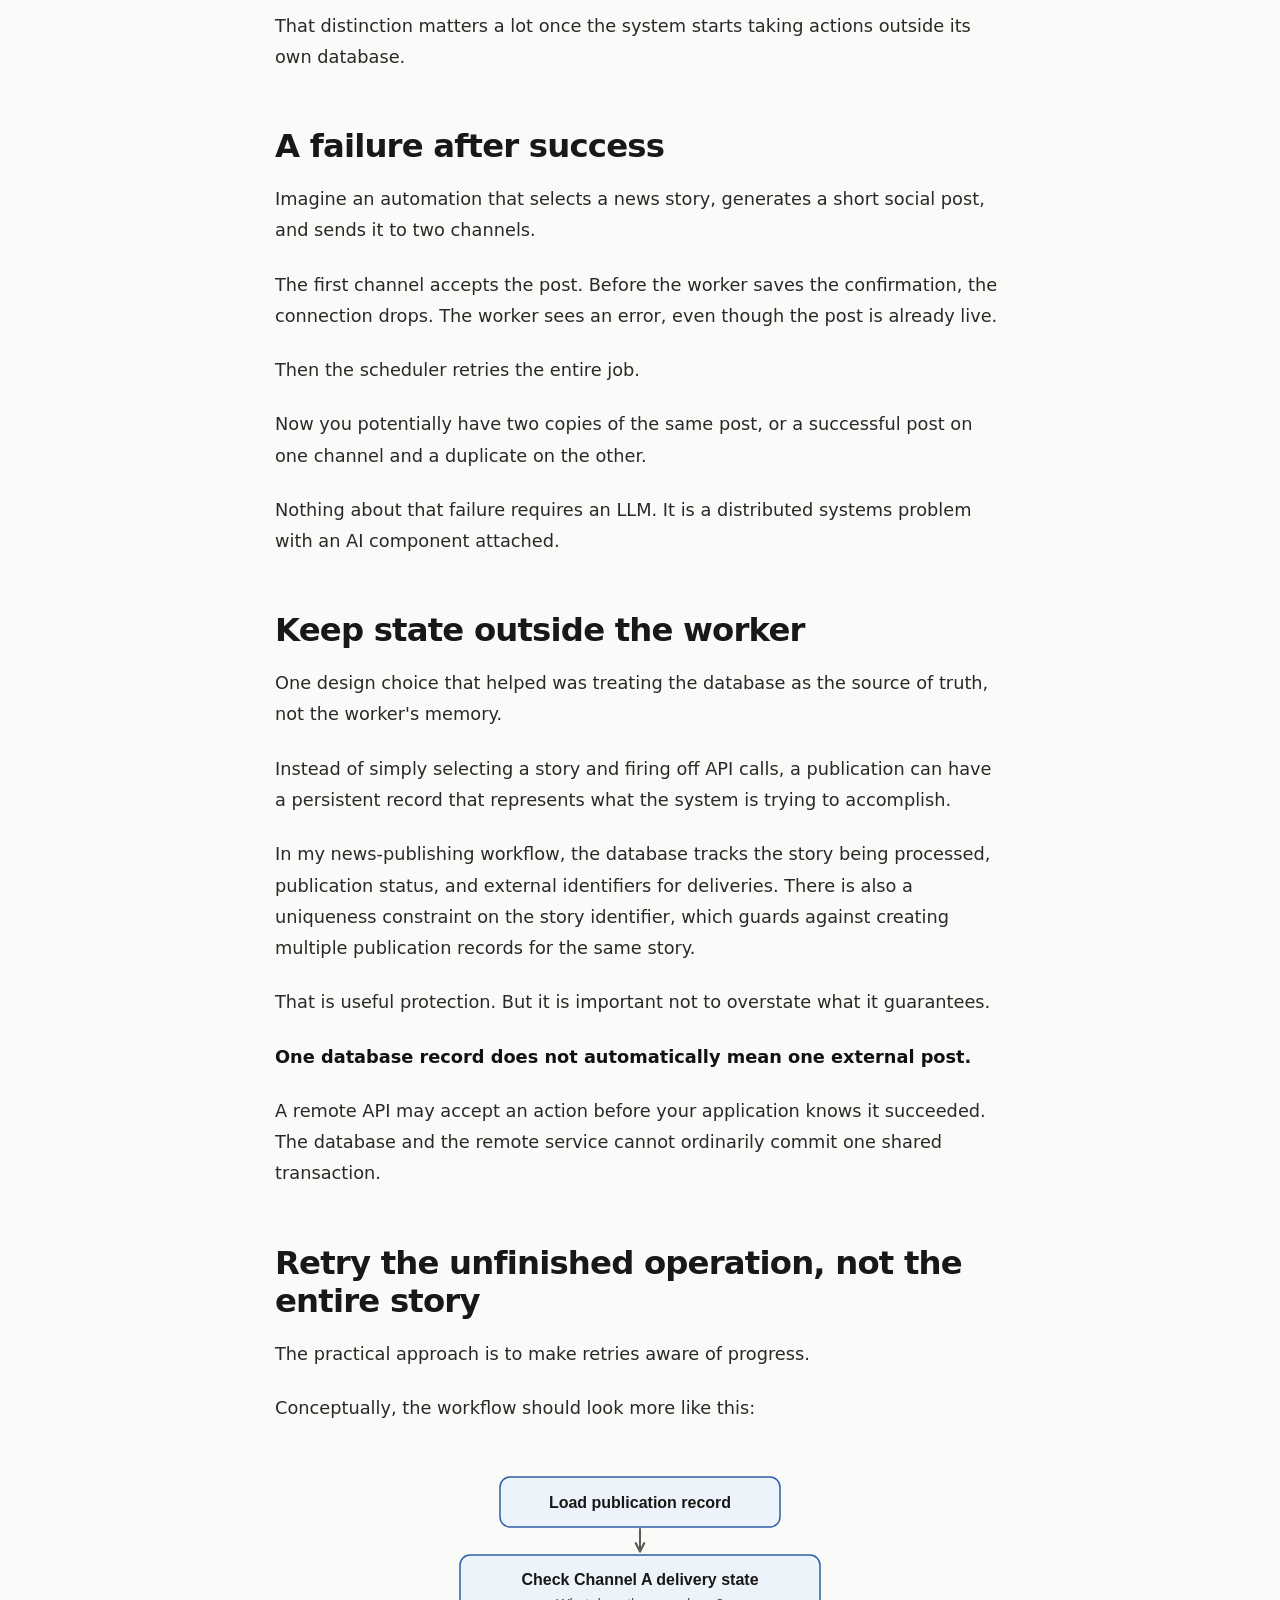
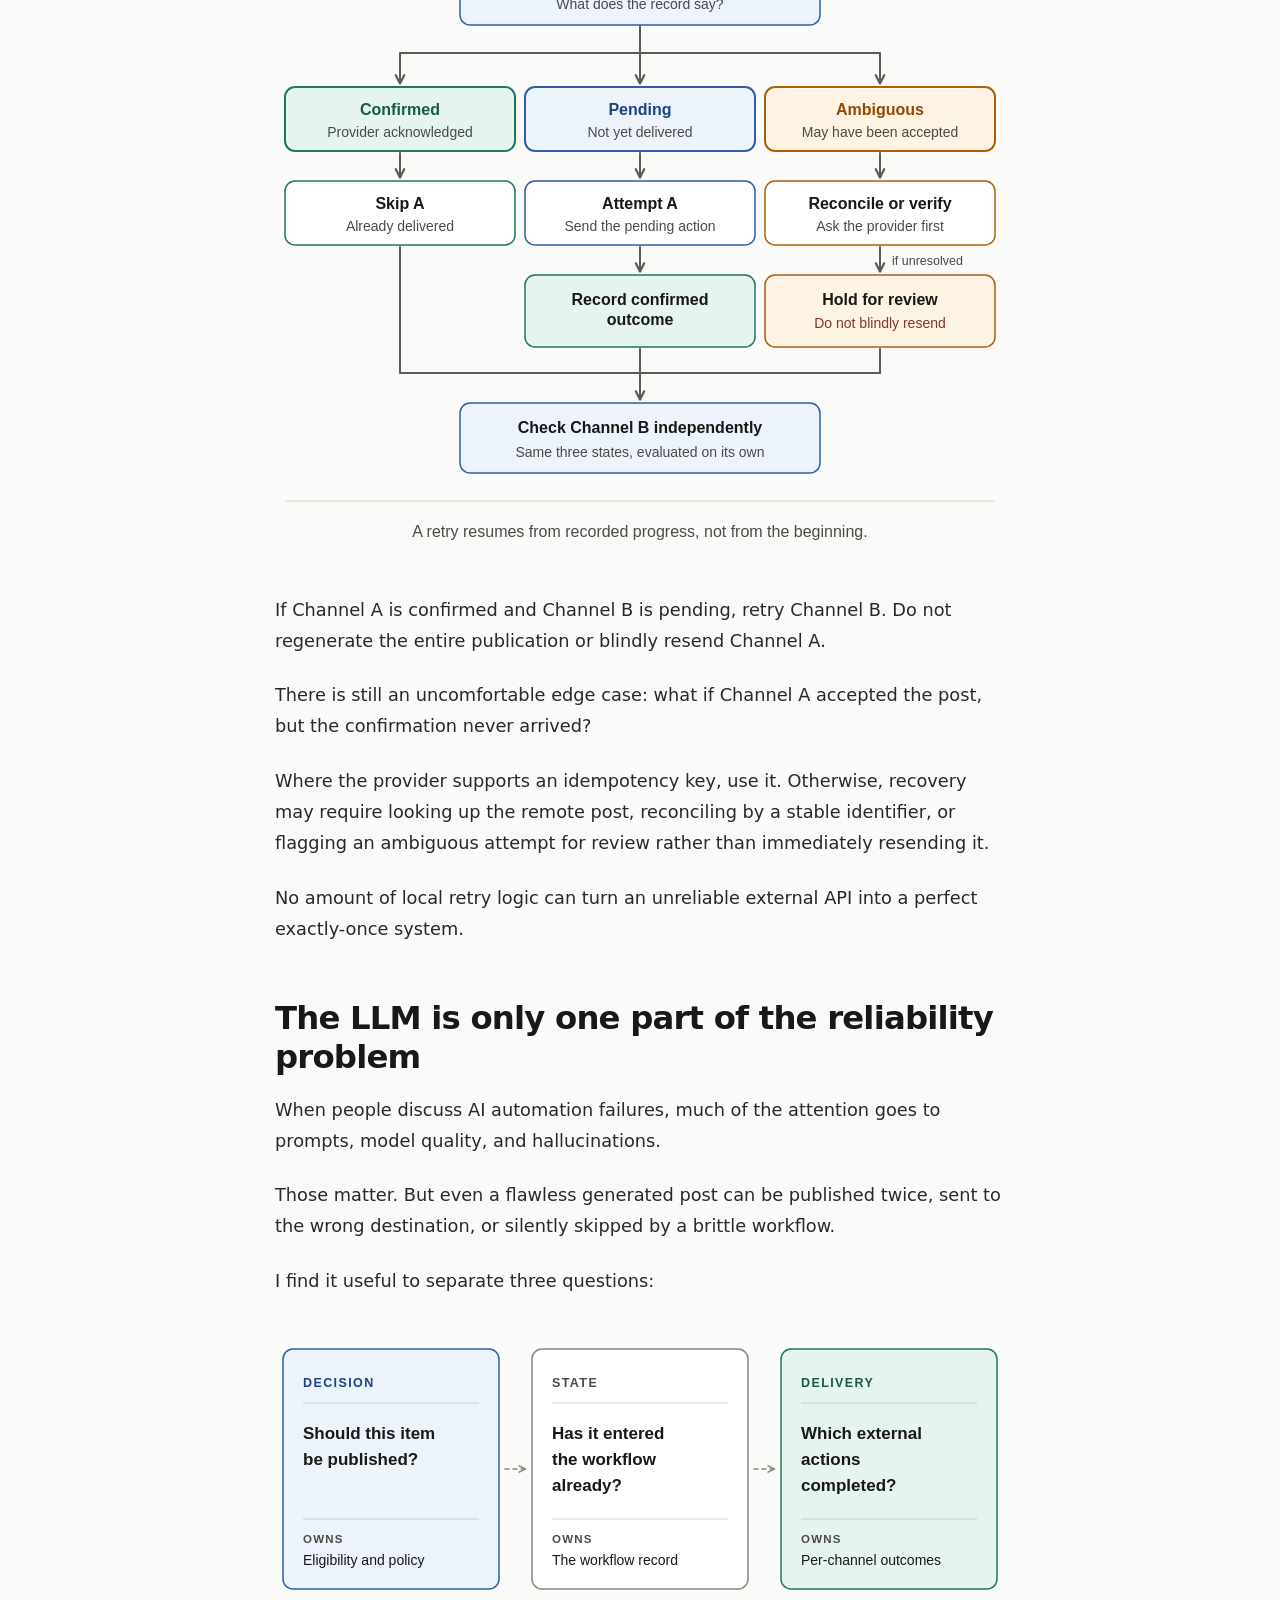
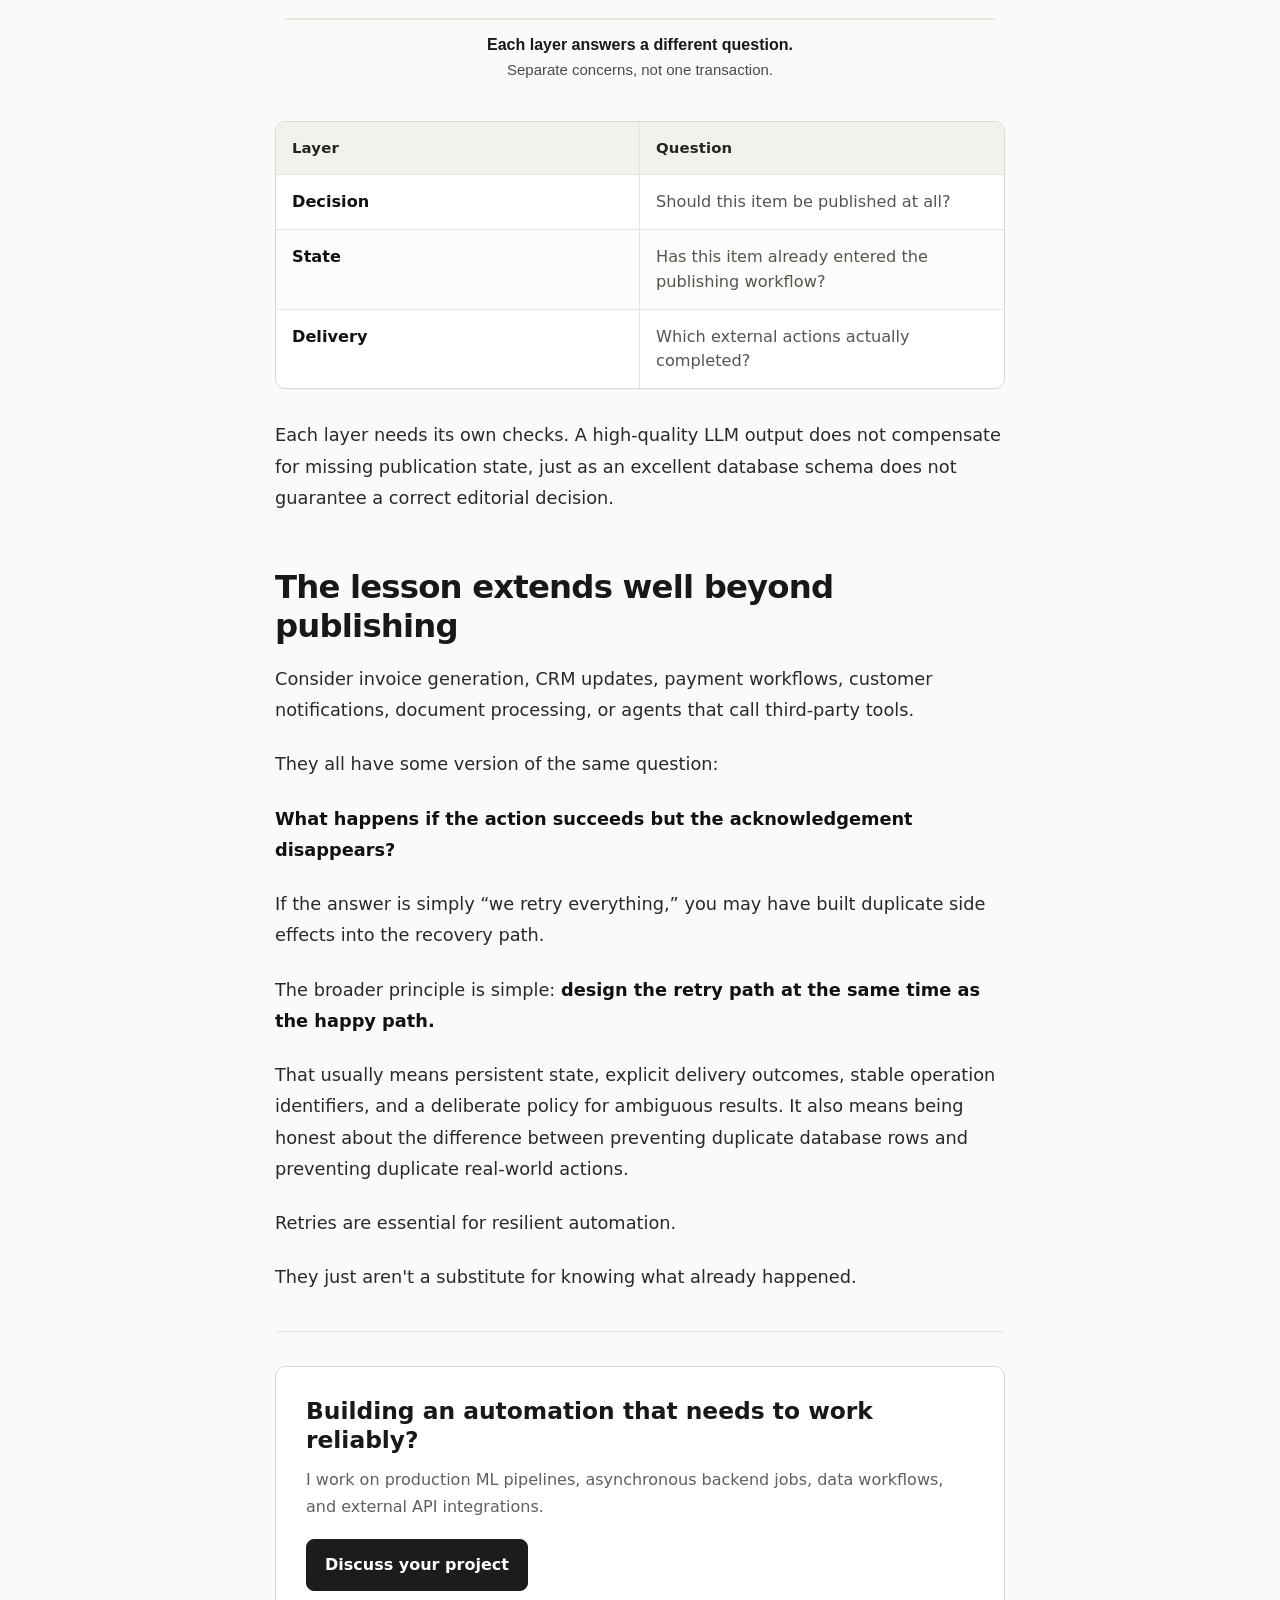
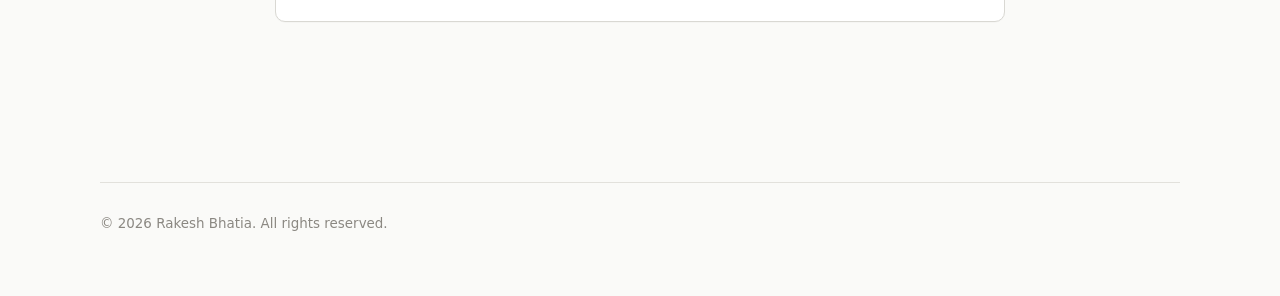
<file: writing/why-retries-can-make-ai-automation-less-reliable/index.html>
<!doctype html>
<html lang="en">
<head>
  <meta charset="UTF-8" />
  <meta name="viewport" content="width=device-width, initial-scale=1" />
  <title>Why Retries Can Make AI Automation Less Reliable — Rakesh Bhatia</title>
  <meta name="description" content="A practical look at idempotency, partial failures, and why restarting an automated workflow can produce more problems than it solves." />
  <meta name="author" content="Rakesh Bhatia" />
  <meta name="theme-color" content="#fafaf8" />
  <link rel="canonical" href="https://rakeshbhatia.github.io/writing/why-retries-can-make-ai-automation-less-reliable/" />
  <link rel="stylesheet" href="../../assets/writing.css?v=20261010" />
  <meta property="og:type" content="article" />
  <meta property="og:title" content="Why Retries Can Make AI Automation Less Reliable" />
  <meta property="og:description" content="Why blind retries can duplicate external actions in AI automation workflows." />
  <meta property="og:url" content="https://rakeshbhatia.github.io/writing/why-retries-can-make-ai-automation-less-reliable/" />
  <meta property="og:image" content="https://rakeshbhatia.github.io/assets/social-preview/why-retries-can-make-ai-automation-less-reliable.png" />
  <meta property="og:image:width" content="1200" />
  <meta property="og:image:height" content="630" />
  <meta property="og:image:type" content="image/png" />
  <meta name="twitter:card" content="summary_large_image" />
  <meta name="twitter:title" content="Why Retries Can Make AI Automation Less Reliable" />
  <meta name="twitter:description" content="Why blind retries can duplicate external actions in AI automation workflows." />
  <meta name="twitter:image" content="https://rakeshbhatia.github.io/assets/social-preview/why-retries-can-make-ai-automation-less-reliable.png" />
</head>
<body class="article-page">
<div class="container">
  <nav class="site-nav" aria-label="Primary">
    <a class="site-nav-brand" href="/">Rakesh Bhatia</a>
    <div class="site-nav-links">
      <a href="/#featured">Work</a>
      <a href="/writing/">Writing</a>
      <a href="/#services">Services</a>
      <a href="https://github.com/rakeshbhatia" target="_blank" rel="noopener noreferrer">GitHub</a>
    </div>
  </nav>
  <main><article class="article-shell">
    <header class="article-header">
      <div class="eyebrow">Technical Note</div>
      <h1>Why Retries Can Make AI Automation Less Reliable</h1>
      <p class="article-deck">Retrying a failed job sounds like the safe thing to do. In automated systems that publish, notify, or write data, it can be the thing that creates the next failure.</p>
      <div class="article-meta">Rakesh Bhatia · <time datetime="2026-10-10">October 10, 2026</time> · 4 min read</div>
      <div class="tags">Backend Engineering · AI Automation · Idempotency · Reliability</div>
    </header>
    <figure class="article-lead-visual">
      <img src="../../assets/diagrams/retry-paradox-featured.svg" alt="The retry paradox: a post succeeds remotely, but its confirmation is lost, and blind retry risks a duplicate post." width="730" height="736" decoding="async" fetchpriority="high" />
    </figure>
    <div class="article-body">
<p>A worker times out. A request fails. A scheduled job crashes halfway through.</p>
<p>The instinctive fix is straightforward: run it again.</p>
<p>Usually that is sensible. But I ran into a complication while building automated publishing workflows for an AI news platform: <strong>a failed job isn't necessarily a job that did nothing.</strong></p>
<p>That distinction matters a lot once the system starts taking actions outside its own database.</p>
<h2>A failure after success</h2>
<p>Imagine an automation that selects a news story, generates a short social post, and sends it to two channels.</p>
<p>The first channel accepts the post. Before the worker saves the confirmation, the connection drops. The worker sees an error, even though the post is already live.</p>
<p>Then the scheduler retries the entire job.</p>
<p>Now you potentially have two copies of the same post, or a successful post on one channel and a duplicate on the other.</p>

<p>Nothing about that failure requires an LLM. It is a distributed systems problem with an AI component attached.</p>
<h2>Keep state outside the worker</h2>
<p>One design choice that helped was treating the database as the source of truth, not the worker's memory.</p>
<p>Instead of simply selecting a story and firing off API calls, a publication can have a persistent record that represents what the system is trying to accomplish.</p>
<p>In my news-publishing workflow, the database tracks the story being processed, publication status, and external identifiers for deliveries. There is also a uniqueness constraint on the story identifier, which guards against creating multiple publication records for the same story.</p>
<p>That is useful protection. But it is important not to overstate what it guarantees.</p>
<p><strong>One database record does not automatically mean one external post.</strong></p>
<p>A remote API may accept an action before your application knows it succeeded. The database and the remote service cannot ordinarily commit one shared transaction.</p>
<h2>Retry the unfinished operation, not the entire story</h2>
<p>The practical approach is to make retries aware of progress.</p>
<p>Conceptually, the workflow should look more like this:</p>
<figure class="article-diagram"><img src="../../assets/diagrams/state-aware-retries.svg" alt="State-aware delivery distinguishes confirmed, pending, and ambiguous operations before a retry." loading="lazy" decoding="async" width="730" height="706"></figure>
<p>If Channel A is confirmed and Channel B is pending, retry Channel B. Do not regenerate the entire publication or blindly resend Channel A.</p>
<p>There is still an uncomfortable edge case: what if Channel A accepted the post, but the confirmation never arrived?</p>
<p>Where the provider supports an idempotency key, use it. Otherwise, recovery may require looking up the remote post, reconciling by a stable identifier, or flagging an ambiguous attempt for review rather than immediately resending it.</p>
<p>No amount of local retry logic can turn an unreliable external API into a perfect exactly-once system.</p>
<h2>The LLM is only one part of the reliability problem</h2>
<p>When people discuss AI automation failures, much of the attention goes to prompts, model quality, and hallucinations.</p>
<p>Those matter. But even a flawless generated post can be published twice, sent to the wrong destination, or silently skipped by a brittle workflow.</p>
<p>I find it useful to separate three questions:</p>
<figure class="article-diagram"><img src="../../assets/diagrams/reliability-layers.svg" alt="Three independent layers of workflow reliability: decision, state and delivery." width="730" height="360" loading="lazy" decoding="async"></figure>
<div class="comparison-table-wrap" role="region" aria-label="Three reliability questions" tabindex="0"><table class="comparison-table">
<thead>
<tr>
  <th scope="col">Layer</th>
  <th scope="col">Question</th>
</tr>
</thead>
<tbody>
<tr>
  <td><strong>Decision</strong></td>
  <td>Should this item be published at all?</td>
</tr>
<tr>
  <td><strong>State</strong></td>
  <td>Has this item already entered the publishing workflow?</td>
</tr>
<tr>
  <td><strong>Delivery</strong></td>
  <td>Which external actions actually completed?</td>
</tr>
</tbody>
</table></div>
<p>Each layer needs its own checks. A high-quality LLM output does not compensate for missing publication state, just as an excellent database schema does not guarantee a correct editorial decision.</p>
<h2>The lesson extends well beyond publishing</h2>
<p>Consider invoice generation, CRM updates, payment workflows, customer notifications, document processing, or agents that call third-party tools.</p>
<p>They all have some version of the same question:</p>
<p><strong>What happens if the action succeeds but the acknowledgement disappears?</strong></p>
<p>If the answer is simply “we retry everything,” you may have built duplicate side effects into the recovery path.</p>
<p>The broader principle is simple: <strong>design the retry path at the same time as the happy path.</strong></p>
<p>That usually means persistent state, explicit delivery outcomes, stable operation identifiers, and a deliberate policy for ambiguous results. It also means being honest about the difference between preventing duplicate database rows and preventing duplicate real-world actions.</p>
<p>Retries are essential for resilient automation.</p>
<p>They just aren't a substitute for knowing what already happened.</p>

    </div>
    <aside class="article-cta">
      <h2>Building an automation that needs to work reliably?</h2>
      <p>I work on production ML pipelines, asynchronous backend jobs, data workflows, and external API integrations.</p>
      <a class="button" href="mailto:rakeshbhatia22@proton.me?subject=Backend%20Automation%20Project">Discuss your project</a>
    </aside>
  </article></main>
  <footer>© 2026 Rakesh Bhatia. All rights reserved.</footer>
</div>
</body>
</html>
</file>
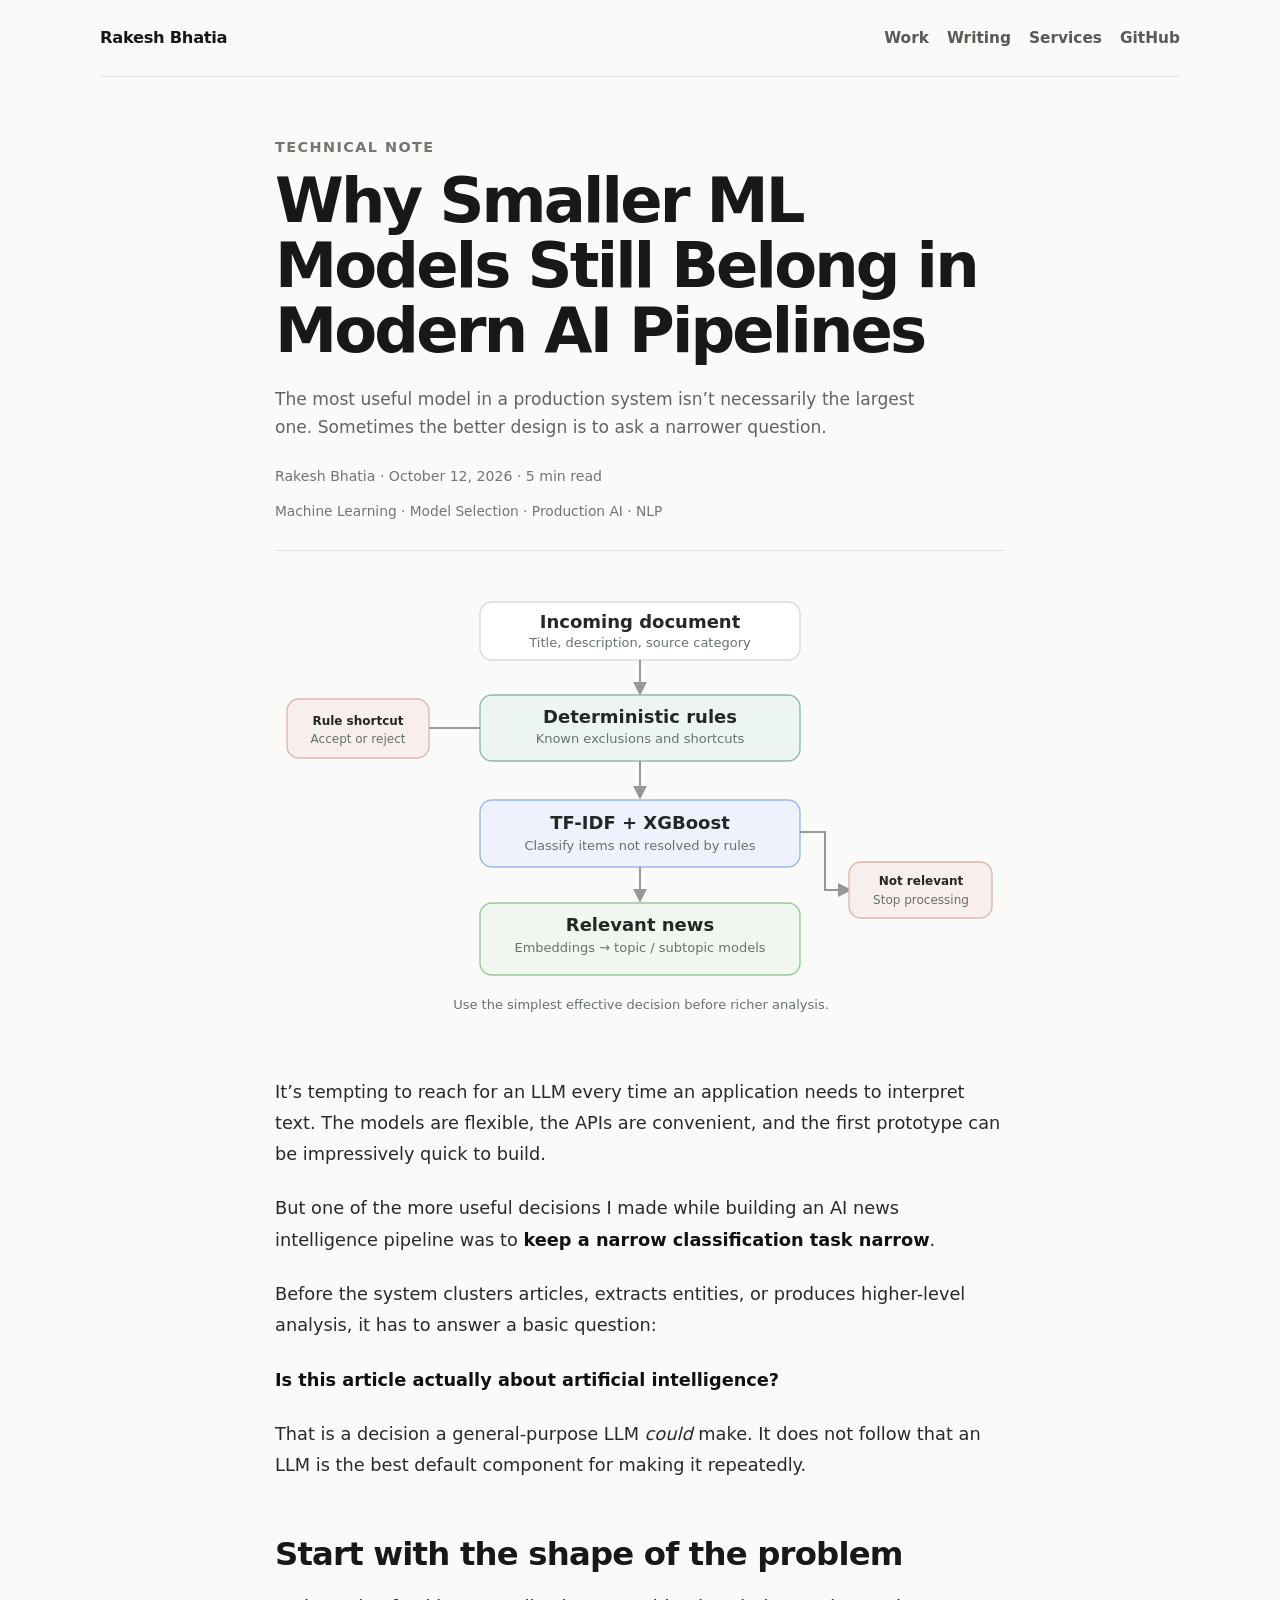
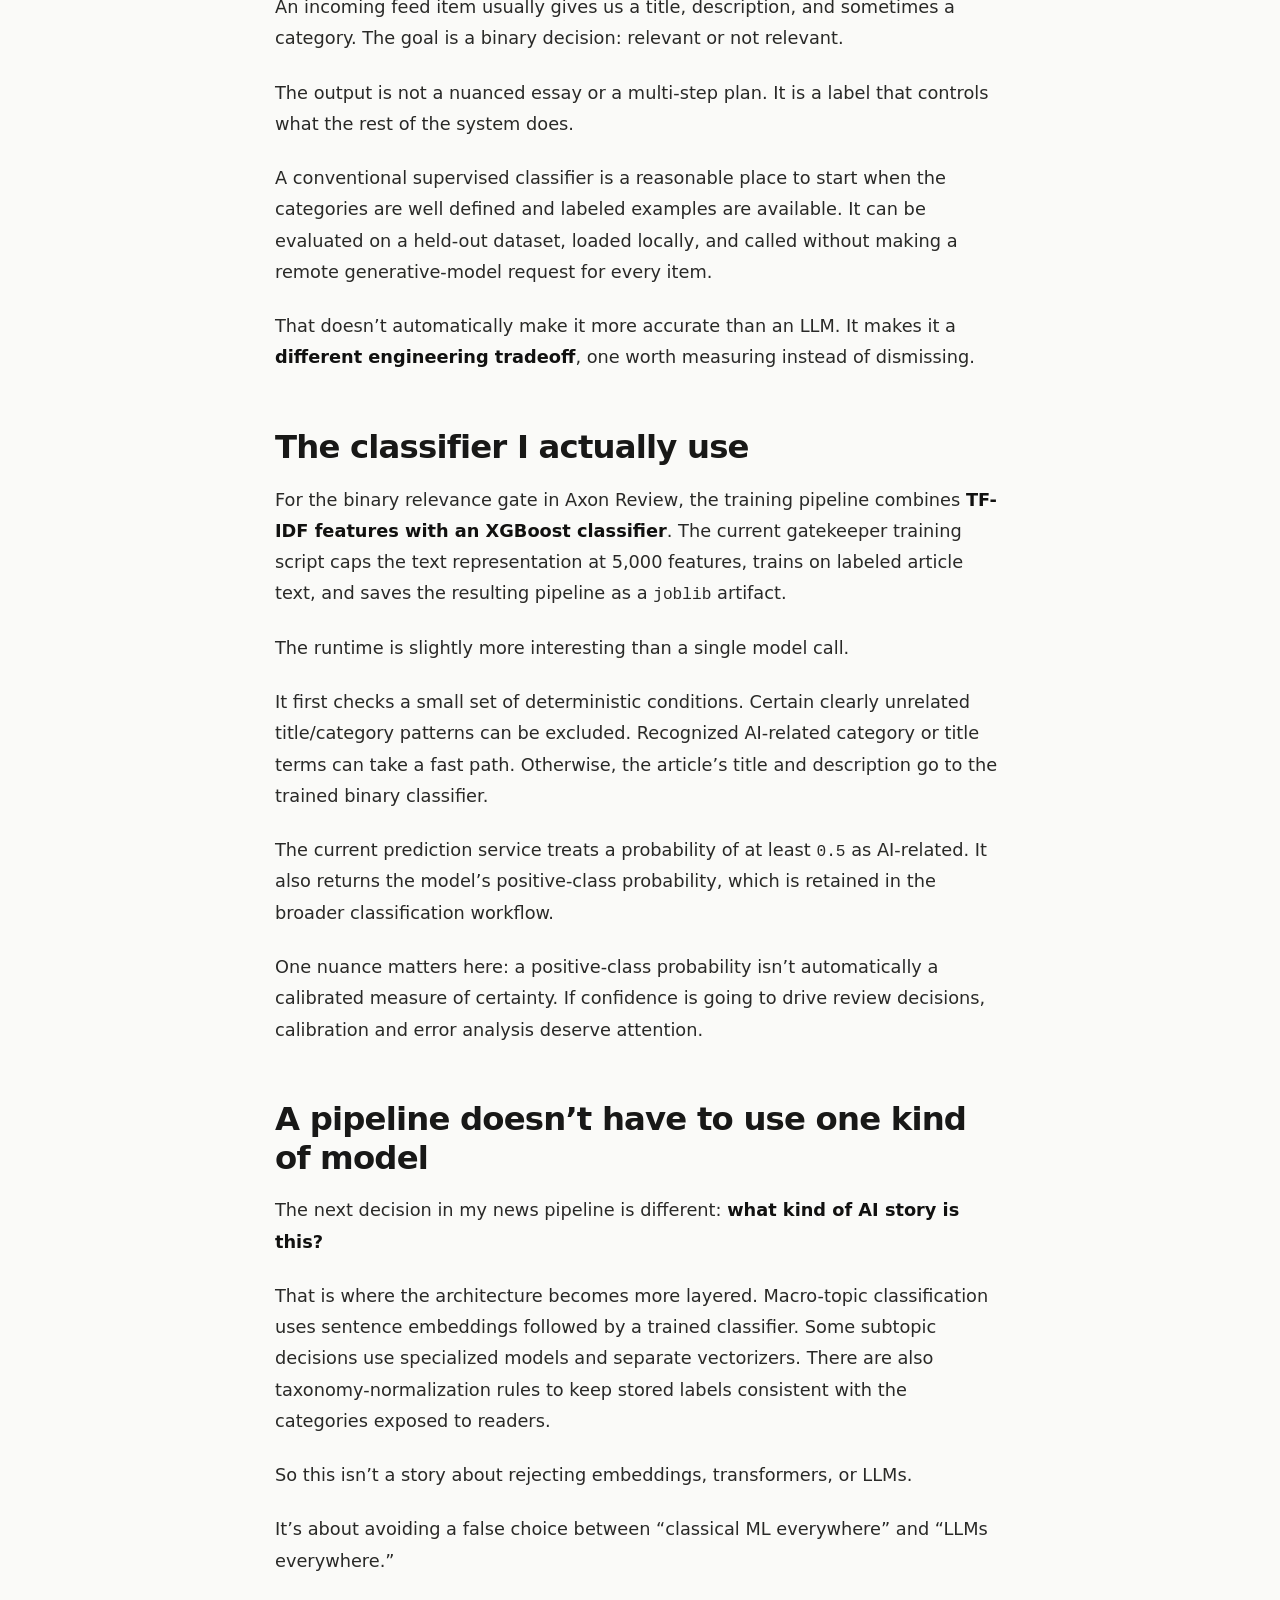
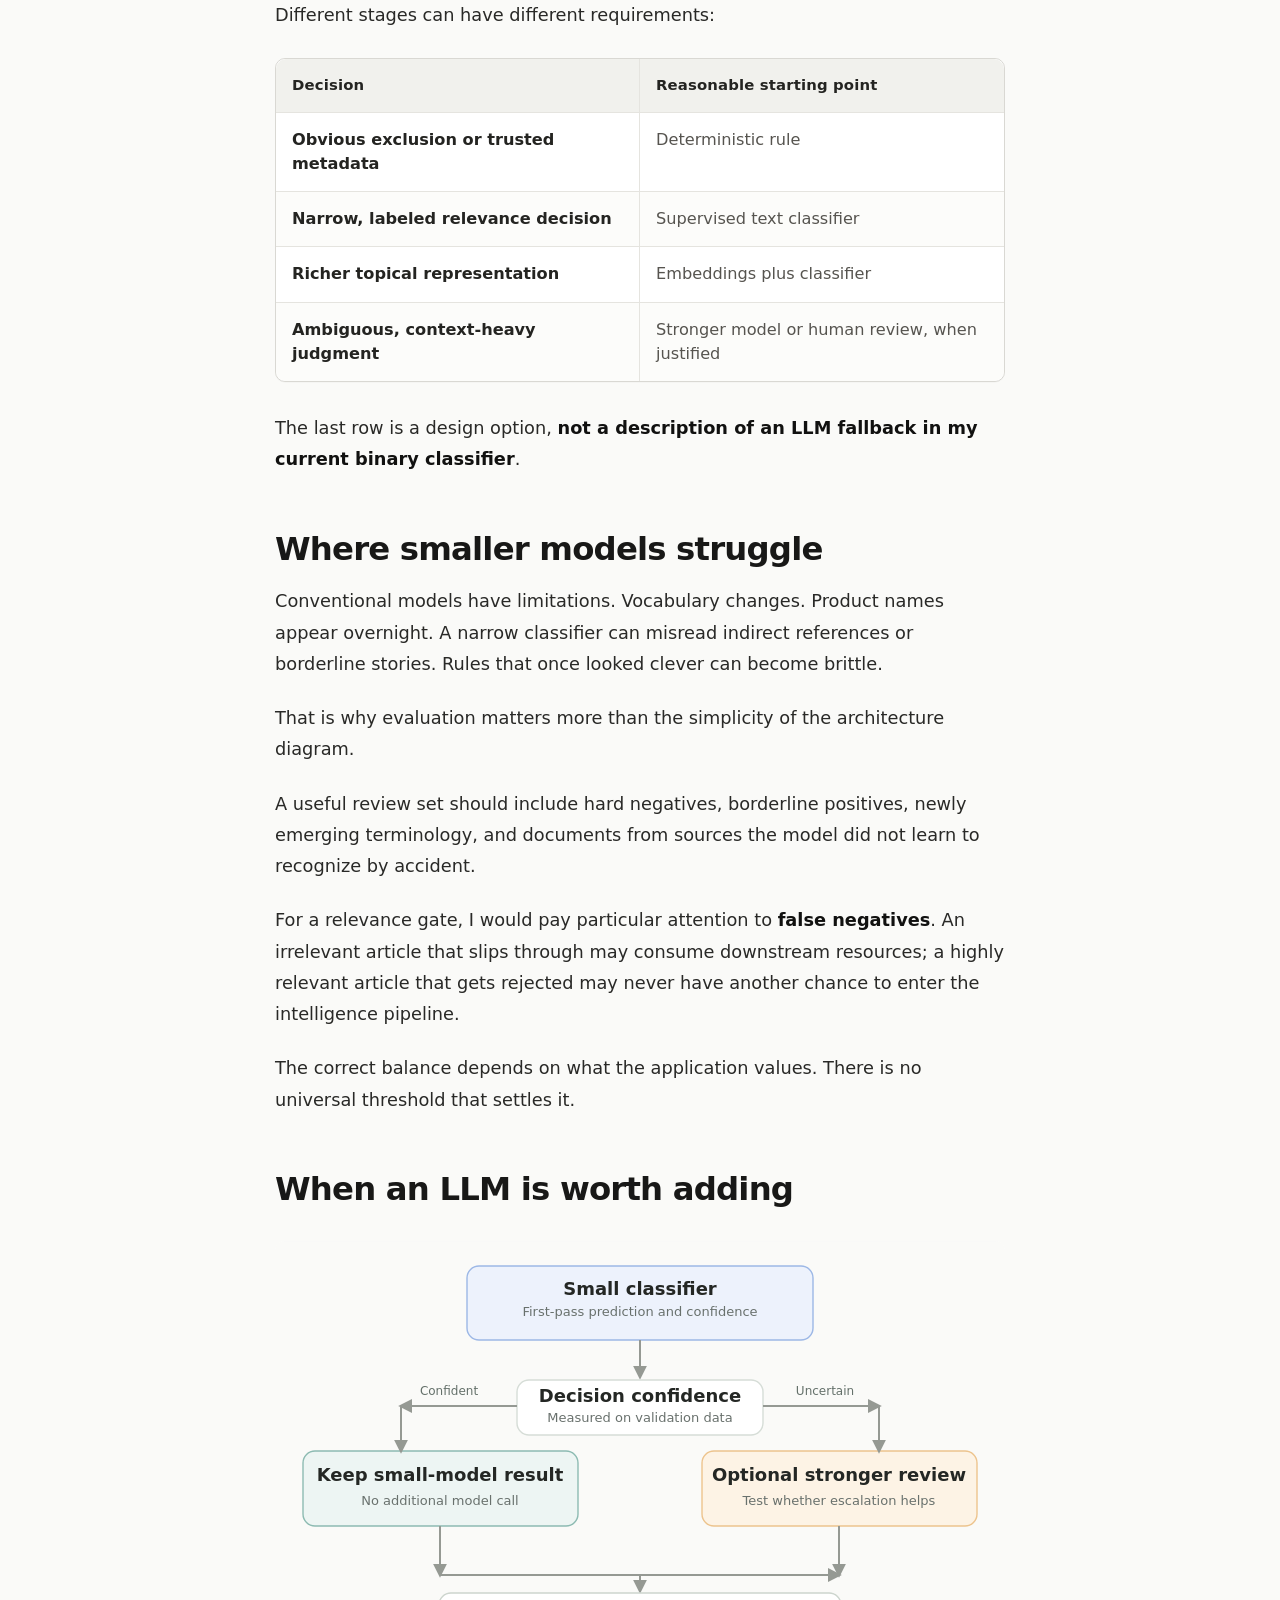
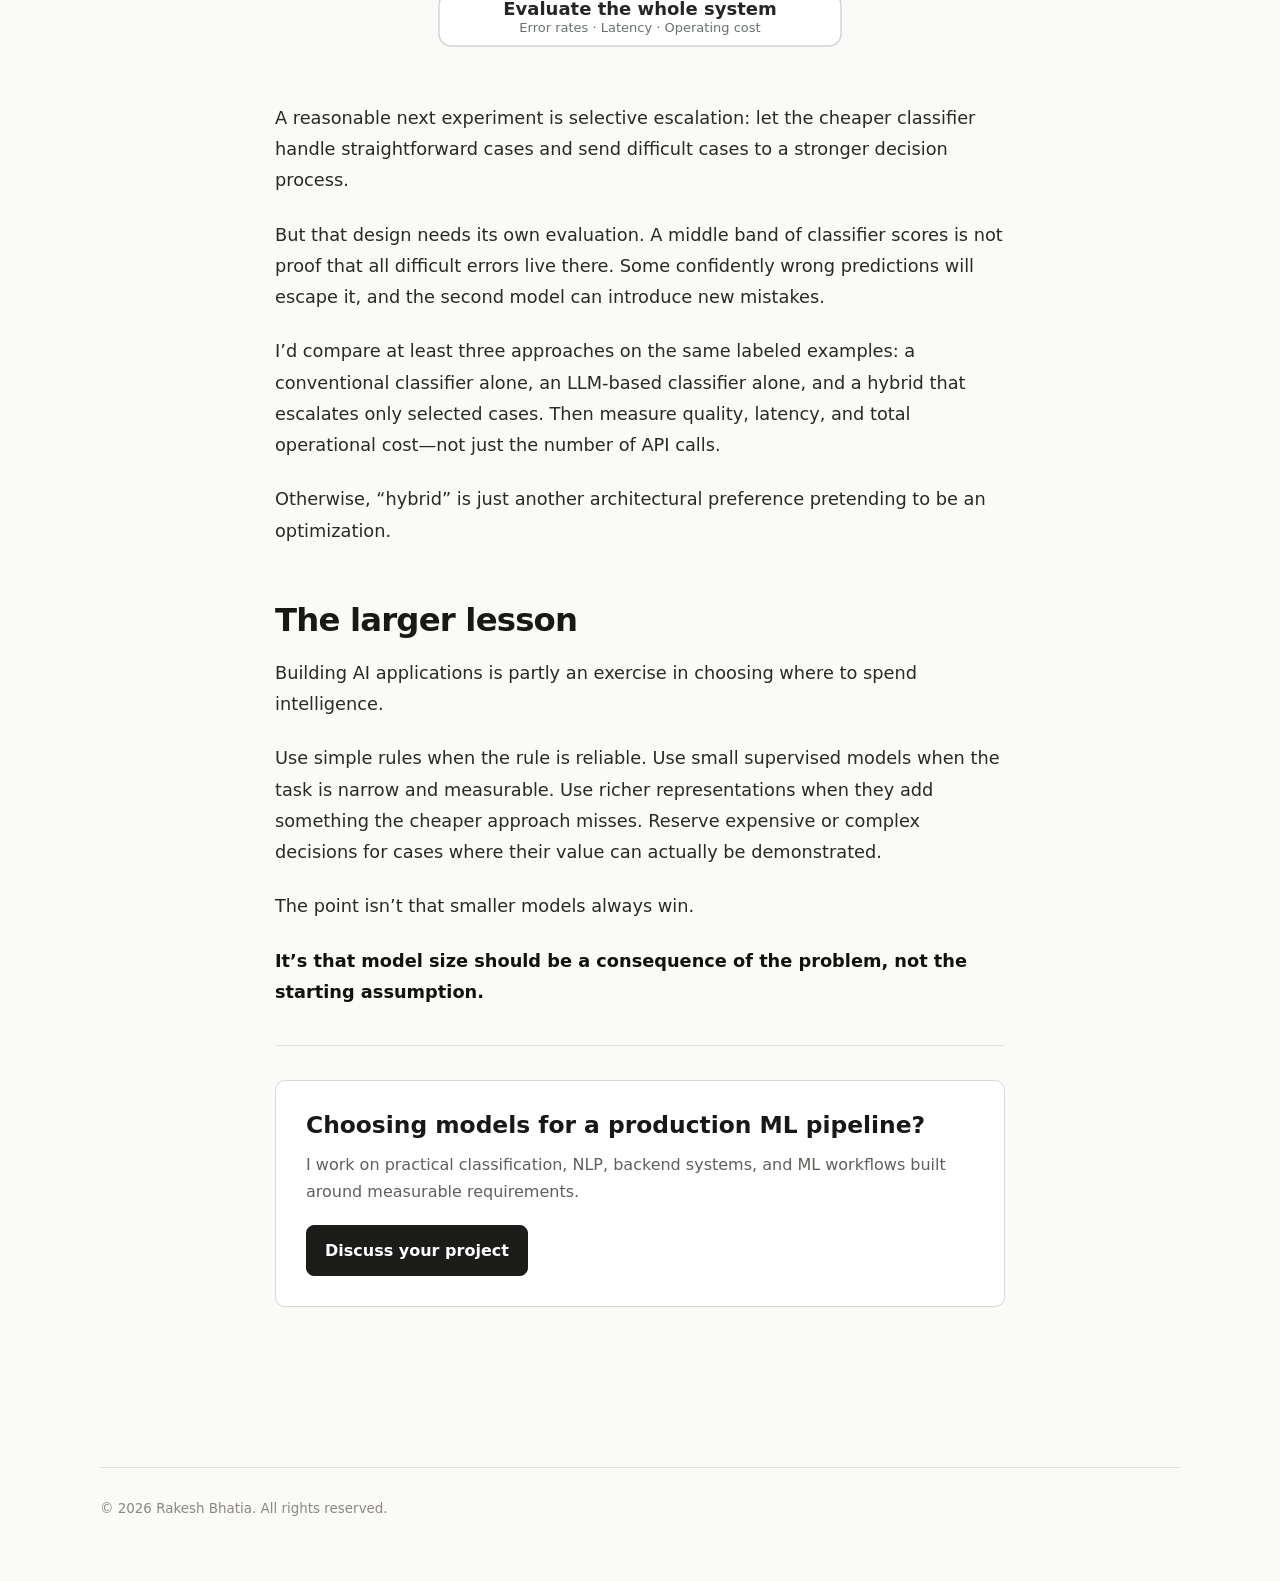
<file: writing/why-smaller-ml-models-still-belong/index.html>
<!doctype html>
<html lang="en">
<head>
  <meta charset="UTF-8" />
  <meta name="viewport" content="width=device-width, initial-scale=1" />
  <title>Why Smaller ML Models Still Belong in Modern AI Pipelines — Rakesh Bhatia</title>
  <meta name="description" content="A practical look at choosing deterministic rules, smaller supervised models, embeddings, and LLMs for production AI systems." />
  <meta name="author" content="Rakesh Bhatia" />
  <meta name="theme-color" content="#fafaf8" />
  <link rel="canonical" href="https://rakeshbhatia.github.io/writing/why-smaller-ml-models-still-belong/" />
  <link rel="stylesheet" href="../../assets/writing.css?v=20261010" />
  <meta property="og:type" content="article" />
  <meta property="og:title" content="Why Smaller ML Models Still Belong in Modern AI Pipelines" />
  <meta property="og:description" content="Why smaller supervised models still deserve a place alongside embeddings and LLMs in production AI pipelines." />
  <meta property="og:url" content="https://rakeshbhatia.github.io/writing/why-smaller-ml-models-still-belong/" />
  <meta property="og:image" content="https://rakeshbhatia.github.io/assets/social-preview/why-smaller-ml-models-still-belong.png" />
  <meta property="og:image:width" content="1200" />
  <meta property="og:image:height" content="630" />
  <meta property="og:image:type" content="image/png" />
  <meta name="twitter:card" content="summary_large_image" />
  <meta name="twitter:title" content="Why Smaller ML Models Still Belong in Modern AI Pipelines" />
  <meta name="twitter:description" content="A practical case for matching model complexity to the task." />
  <meta name="twitter:image" content="https://rakeshbhatia.github.io/assets/social-preview/why-smaller-ml-models-still-belong.png" />
</head>
<body class="article-page">
<div class="container">
  <nav class="site-nav" aria-label="Primary">
    <a class="site-nav-brand" href="/">Rakesh Bhatia</a>
    <div class="site-nav-links">
      <a href="/#featured">Work</a>
      <a href="/writing/">Writing</a>
      <a href="/#services">Services</a>
      <a href="https://github.com/rakeshbhatia" target="_blank" rel="noopener noreferrer">GitHub</a>
    </div>
  </nav>
  <main><article class="article-shell">
    <header class="article-header">
      <div class="eyebrow">Technical Note</div>
      <h1>Why Smaller ML Models Still Belong in Modern AI Pipelines</h1>
      <p class="article-deck">The most useful model in a production system isn’t necessarily the largest one. Sometimes the better design is to ask a narrower question.</p>
      <div class="article-meta">Rakesh Bhatia · <time datetime="2026-10-12">October 12, 2026</time> · 5 min read</div>
      <div class="tags">Machine Learning · Model Selection · Production AI · NLP</div>
    </header>
    <figure class="article-lead-visual">
      <img src="../../assets/diagrams/article4-layered-decisions-simplified.svg" alt="A layered pipeline: deterministic rules can decide straightforward cases; otherwise TF-IDF and XGBoost classify relevance before richer topic analysis." width="730" height="455" decoding="async" fetchpriority="high" />
    </figure>
    <div class="article-body">
<p>It’s tempting to reach for an LLM every time an application needs to interpret text. The models are flexible, the APIs are convenient, and the first prototype can be impressively quick to build.</p>
<p>But one of the more useful decisions I made while building an AI news intelligence pipeline was to <strong>keep a narrow classification task narrow</strong>.</p>
<p>Before the system clusters articles, extracts entities, or produces higher-level analysis, it has to answer a basic question:</p>
<p><strong>Is this article actually about artificial intelligence?</strong></p>
<p>That is a decision a general-purpose LLM <em>could</em> make. It does not follow that an LLM is the best default component for making it repeatedly.</p>
<h2>Start with the shape of the problem</h2>
<p>An incoming feed item usually gives us a title, description, and sometimes a category. The goal is a binary decision: relevant or not relevant.</p>
<p>The output is not a nuanced essay or a multi-step plan. It is a label that controls what the rest of the system does.</p>
<p>A conventional supervised classifier is a reasonable place to start when the categories are well defined and labeled examples are available. It can be evaluated on a held-out dataset, loaded locally, and called without making a remote generative-model request for every item.</p>
<p>That doesn’t automatically make it more accurate than an LLM. It makes it a <strong>different engineering tradeoff</strong>, one worth measuring instead of dismissing.</p>
<h2>The classifier I actually use</h2>
<p>For the binary relevance gate in Axon Review, the training pipeline combines <strong>TF-IDF features with an XGBoost classifier</strong>. The current gatekeeper training script caps the text representation at 5,000 features, trains on labeled article text, and saves the resulting pipeline as a <code>joblib</code> artifact.</p>
<p>The runtime is slightly more interesting than a single model call.</p>
<p>It first checks a small set of deterministic conditions. Certain clearly unrelated title/category patterns can be excluded. Recognized AI-related category or title terms can take a fast path. Otherwise, the article’s title and description go to the trained binary classifier.</p>
<p>The current prediction service treats a probability of at least <code>0.5</code> as AI-related. It also returns the model’s positive-class probability, which is retained in the broader classification workflow.</p>
<p>One nuance matters here: a positive-class probability isn’t automatically a calibrated measure of certainty. If confidence is going to drive review decisions, calibration and error analysis deserve attention.</p>
<h2>A pipeline doesn’t have to use one kind of model</h2>
<p>The next decision in my news pipeline is different: <strong>what kind of AI story is this?</strong></p>
<p>That is where the architecture becomes more layered. Macro-topic classification uses sentence embeddings followed by a trained classifier. Some subtopic decisions use specialized models and separate vectorizers. There are also taxonomy-normalization rules to keep stored labels consistent with the categories exposed to readers.</p>
<p>So this isn’t a story about rejecting embeddings, transformers, or LLMs.</p>
<p>It’s about avoiding a false choice between “classical ML everywhere” and “LLMs everywhere.”</p>
<p>Different stages can have different requirements:</p>
<div class="comparison-table-wrap" role="region" aria-label="Model choice by decision type" tabindex="0"><table class="comparison-table">
<thead>
<tr>
  <th>Decision</th>
  <th>Reasonable starting point</th>
</tr>
</thead>
<tbody>
<tr>
  <td>Obvious exclusion or trusted metadata</td>
  <td>Deterministic rule</td>
</tr>
<tr>
  <td>Narrow, labeled relevance decision</td>
  <td>Supervised text classifier</td>
</tr>
<tr>
  <td>Richer topical representation</td>
  <td>Embeddings plus classifier</td>
</tr>
<tr>
  <td>Ambiguous, context-heavy judgment</td>
  <td>Stronger model or human review, when justified</td>
</tr>
</tbody>
</table></div>
<p>The last row is a design option, <strong>not a description of an LLM fallback in my current binary classifier</strong>.</p>
<h2>Where smaller models struggle</h2>
<p>Conventional models have limitations. Vocabulary changes. Product names appear overnight. A narrow classifier can misread indirect references or borderline stories. Rules that once looked clever can become brittle.</p>
<p>That is why evaluation matters more than the simplicity of the architecture diagram.</p>
<p>A useful review set should include hard negatives, borderline positives, newly emerging terminology, and documents from sources the model did not learn to recognize by accident.</p>
<p>For a relevance gate, I would pay particular attention to <strong>false negatives</strong>. An irrelevant article that slips through may consume downstream resources; a highly relevant article that gets rejected may never have another chance to enter the intelligence pipeline.</p>
<p>The correct balance depends on what the application values. There is no universal threshold that settles it.</p>
<h2>When an LLM is worth adding</h2>
<figure class="article-diagram"><img src="../../assets/diagrams/article4-selective-escalation-simplified.svg" alt="A proposed experiment: keep routine decisions with a smaller classifier, route selected uncertain cases to a stronger model, then evaluate quality, latency, and cost." width="730" height="440" loading="lazy" decoding="async" /></figure>
<p>A reasonable next experiment is selective escalation: let the cheaper classifier handle straightforward cases and send difficult cases to a stronger decision process.</p>
<p>But that design needs its own evaluation. A middle band of classifier scores is not proof that all difficult errors live there. Some confidently wrong predictions will escape it, and the second model can introduce new mistakes.</p>
<p>I’d compare at least three approaches on the same labeled examples: a conventional classifier alone, an LLM-based classifier alone, and a hybrid that escalates only selected cases. Then measure quality, latency, and total operational cost—not just the number of API calls.</p>
<p>Otherwise, “hybrid” is just another architectural preference pretending to be an optimization.</p>
<h2>The larger lesson</h2>
<p>Building AI applications is partly an exercise in choosing where to spend intelligence.</p>
<p>Use simple rules when the rule is reliable. Use small supervised models when the task is narrow and measurable. Use richer representations when they add something the cheaper approach misses. Reserve expensive or complex decisions for cases where their value can actually be demonstrated.</p>
<p>The point isn’t that smaller models always win.</p>
<p><strong>It’s that model size should be a consequence of the problem, not the starting assumption.</strong></p>

    </div>
    <aside class="article-cta">
      <h2>Choosing models for a production ML pipeline?</h2>
      <p>I work on practical classification, NLP, backend systems, and ML workflows built around measurable requirements.</p>
      <a class="button" href="mailto:rakeshbhatia22@proton.me?subject=ML%20Pipeline%20Project">Discuss your project</a>
    </aside>
  </article></main>
  <footer>© 2026 Rakesh Bhatia. All rights reserved.</footer>
</div>
</body>
</html>
</file>
<file: assets/writing.css>
/* Writing pages */
:root {
  --page-bg: #171717;
  --panel-bg: #222222;
  --panel-bg-hover: #262626;
  --primary-text: #f5f5f4;
  --secondary-text: #c3c3be;
  --muted-text: #aaa7a2;
  --faint-text: #8f8f89;
  --border: #3f3f46;
  --border-strong: #52525b;
  --button-border: #44403c;
  --light-button: #e7e5e4;
  --light-button-text: #1c1917;
  --radius: 10px;
}

*,
*::before,
*::after {
  box-sizing: border-box;
}

html {
  scroll-behavior: smooth;
}

body {
  margin: 0;
  background: var(--page-bg);
  color: var(--primary-text);
  font-family:
    Inter,
    ui-sans-serif,
    system-ui,
    -apple-system,
    BlinkMacSystemFont,
    "Segoe UI",
    sans-serif;
  line-height: 1.7;
}

a {
  color: inherit;
}

.container {
  width: min(1080px, calc(100% - 40px));
  margin-inline: auto;
}

.site-nav {
  display: flex;
  align-items: center;
  justify-content: space-between;
  gap: 24px;
  padding: 24px 0;
  border-bottom: 1px solid #353535;
}

.site-nav-brand {
  font-size: 1.02rem;
  font-weight: 800;
  letter-spacing: -0.02em;
  text-decoration: none;
}

.site-nav-links {
  display: flex;
  flex-wrap: wrap;
  gap: 18px;
  align-items: center;
}

.site-nav-links a {
  color: var(--secondary-text);
  font-size: 0.96rem;
  font-weight: 650;
  text-decoration: none;
}

.site-nav a:hover {
  color: var(--primary-text);
}

.site-nav a:focus-visible,
.text-link:focus-visible,
.button:focus-visible {
  outline: 3px solid #d6d3d1;
  outline-offset: 3px;
  border-radius: 3px;
}

.page-header {
  max-width: 820px;
  padding: 62px 0 40px;
}

.eyebrow,
.article-meta {
  color: var(--muted-text);
  font-size: 0.9rem;
}

.eyebrow {
  margin-bottom: 10px;
  font-weight: 750;
  letter-spacing: 0.1em;
  text-transform: uppercase;
}

h1 {
  margin: 0;
  font-size: clamp(2.35rem, 5.4vw, 4rem);
  line-height: 1.05;
  letter-spacing: -0.045em;
}

.page-header p {
  max-width: 720px;
  margin: 18px 0 0;
  color: var(--secondary-text);
  font-size: 1.08rem;
}

main {
  padding-bottom: 70px;
}

.writing-list {
  border-top: 1px solid #353535;
}

.writing-card {
  padding: 34px 0 36px;
  border-bottom: 1px solid #353535;
}

.writing-card h2 {
  max-width: 800px;
  margin: 9px 0 0;
  font-size: clamp(1.55rem, 3vw, 2.15rem);
  line-height: 1.2;
  letter-spacing: -0.025em;
}

.writing-card h2 a {
  text-decoration: none;
}

.writing-card h2 a:hover {
  text-decoration: underline;
  text-decoration-thickness: 1px;
  text-underline-offset: 5px;
}

.writing-card p {
  max-width: 760px;
  margin: 13px 0 0;
  color: var(--secondary-text);
}

.tags {
  margin-top: 13px;
  color: var(--muted-text);
  font-size: 0.86rem;
}

.text-link {
  display: inline-block;
  margin-top: 18px;
  font-weight: 750;
  text-decoration: none;
}

.text-link:hover {
  text-decoration: underline;
  text-underline-offset: 4px;
}

.article-shell {
  width: min(730px, 100%);
  margin: 0 auto;
  padding: 58px 0 90px;
}

.article-header {
  margin-bottom: 50px;
}

.article-header h1 {
  font-size: clamp(2.35rem, 5.6vw, 3.9rem);
  line-height: 1.04;
}

.article-deck {
  max-width: 680px;
  margin: 21px 0 17px;
  color: #d0d0cb;
  font-size: 1.17rem;
  line-height: 1.67;
}

.article-header .article-meta {
  color: #b3b0ab;
  font-size: 0.92rem;
}

.article-body {
  color: #e4e4e0;
  font-size: 1.11rem;
  line-height: 1.76;
}

.article-body h2 {
  margin: 54px 0 18px;
  color: var(--primary-text);
  font-size: clamp(1.58rem, 3vw, 2.02rem);
  line-height: 1.2;
  letter-spacing: -0.025em;
}

.article-body p {
  margin: 0 0 23px;
}

.article-body strong {
  color: #fafaf9;
}

.article-body blockquote {
  margin: 28px 0;
  padding: 16px 20px;
  border-left: 3px solid #737373;
  border-radius: 0 7px 7px 0;
  background: #1d1d1d;
  color: #f0efeb;
  font-size: 1.06em;
  line-height: 1.65;
}

.article-body blockquote p {
  margin: 0;
}

.article-body pre {
  overflow-x: auto;
  margin: 28px 0;
  padding: 20px 22px;
  border: 1px solid var(--border-strong);
  border-radius: var(--radius);
  background: #202020;
  color: #ecebe8;
  line-height: 1.6;
}

.article-body code {
  font-family:
    "SFMono-Regular",
    Consolas,
    "Liberation Mono",
    monospace;
  font-size: 0.91em;
}

.article-body ul {
  padding-left: 25px;
}

.article-body li + li {
  margin-top: 7px;
}

.domain-grid {
  display: grid;
  grid-template-columns: minmax(150px, 0.72fr) minmax(0, 1.8fr);
  margin: 28px 0 30px;
  overflow: hidden;
  border: 1px solid var(--border);
  border-radius: var(--radius);
  background: #1d1d1d;
}

.domain-grid > div {
  padding: 15px 17px;
  border-bottom: 1px solid #343434;
}

.domain-grid > div:nth-last-child(-n + 2) {
  border-bottom: 0;
}

.domain-label {
  color: #f0efeb;
  font-weight: 750;
}

.domain-question {
  color: var(--secondary-text);
}

.signal-diagram {
  margin: 32px 0;
  padding: 24px;
  border: 1px solid var(--border);
  border-radius: var(--radius);
  background: #1d1d1d;
}

.signal-diagram-title {
  margin-bottom: 17px;
  color: var(--primary-text);
  font-size: 0.93rem;
  font-weight: 800;
  letter-spacing: 0.02em;
}

.signal-flow {
  display: grid;
  grid-template-columns: minmax(0, 1fr) auto minmax(0, 1fr) auto minmax(0, 1fr);
  gap: 10px;
  align-items: stretch;
}

.signal-node {
  display: grid;
  place-items: center;
  min-height: 84px;
  padding: 13px;
  border: 1px solid #454545;
  border-radius: 8px;
  background: #242424;
  color: #e9e8e5;
  text-align: center;
  font-size: 0.9rem;
  font-weight: 700;
  line-height: 1.35;
}

.signal-node.warning {
  border-color: #65615b;
  background: #292826;
}

.signal-arrow {
  display: grid;
  place-items: center;
  color: #85817b;
  font-size: 1.2rem;
  font-weight: 800;
}

.signal-consequences {
  display: grid;
  grid-template-columns: repeat(3, minmax(0, 1fr));
  gap: 10px;
  margin-top: 10px;
}

.signal-consequence {
  padding: 12px;
  border: 1px solid #3f3f3f;
  border-radius: 8px;
  background: #202020;
  color: var(--secondary-text);
  text-align: center;
  font-size: 0.84rem;
  line-height: 1.4;
}

.article-cta {
  margin-top: 72px;
  padding: 30px;
  border: 1px solid var(--border);
  border-radius: var(--radius);
  background: var(--panel-bg);
  position: relative;
}

.article-cta::before {
  position: absolute;
  top: -36px;
  left: 0;
  width: 100%;
  height: 1px;
  background: #343434;
  content: "";
}

.article-cta h2 {
  margin: 0;
  font-size: 1.46rem;
  line-height: 1.25;
}

.article-cta p {
  margin: 11px 0 0;
  color: var(--secondary-text);
}

.button {
  display: inline-flex;
  align-items: center;
  justify-content: center;
  min-height: 44px;
  margin-top: 19px;
  padding: 11px 18px;
  border: 1px solid var(--light-button);
  border-radius: 8px;
  background: var(--light-button);
  color: var(--light-button-text);
  font: inherit;
  font-weight: 750;
  text-decoration: none;
}

.button:hover {
  background: #f5f5f4;
}

footer {
  padding: 30px 0 60px;
  border-top: 1px solid #353535;
  color: var(--faint-text);
  font-size: 0.84rem;
}

@media (max-width: 780px) {
  .site-nav {
    align-items: flex-start;
    flex-direction: column;
    gap: 12px;
  }

  .site-nav-links {
    gap: 14px;
  }

  .page-header {
    padding-top: 50px;
  }

  .article-shell {
    width: 100%;
    padding-top: 48px;
  }

  .article-body {
    font-size: 1.05rem;
  }

  .domain-grid {
    grid-template-columns: 1fr;
  }

  .domain-grid > div {
    border-bottom: 0;
  }

  .domain-label {
    padding-bottom: 4px !important;
  }

  .domain-question {
    padding-top: 0 !important;
    padding-bottom: 16px !important;
    border-bottom: 1px solid #343434 !important;
  }

  .domain-grid > .domain-question:last-child {
    border-bottom: 0 !important;
  }

  .signal-flow {
    grid-template-columns: 1fr;
  }

  .signal-arrow {
    min-height: 22px;
    transform: rotate(90deg);
  }

  .signal-consequences {
    grid-template-columns: 1fr;
  }
}

@media (prefers-reduced-motion: reduce) {
  html {
    scroll-behavior: auto;
  }

  *,
  *::before,
  *::after {
    transition: none !important;
  }
}

/* LIGHT EDITORIAL THEME START */
:root {
  --page-bg: #fafaf8;
  --panel-bg: #ffffff;
  --panel-bg-hover: #f4f4f1;
  --primary-text: #181817;
  --secondary-text: #5f5f5b;
  --muted-text: #77746f;
  --faint-text: #8b8882;
  --border: #d9d8d3;
  --border-strong: #343434;
  --button-border: #cecdc7;
  --light-button: #1c1c1b;
  --light-button-text: #ffffff;
}

body {
  background: var(--page-bg);
  color: var(--primary-text);
}

.site-nav {
  border-bottom-color: #e2e1dc;
}

.site-nav-links a {
  color: #5b5955;
}

.site-nav a:hover {
  color: #111110;
}

.site-nav a:focus-visible,
.text-link:focus-visible,
.button:focus-visible {
  outline-color: #52514d;
}

.eyebrow,
.article-meta {
  color: #77746f;
}

.page-header p {
  color: #5f5f5b;
}

.writing-list {
  border-top-color: #e2e1dc;
}

.writing-card {
  border-bottom-color: #e2e1dc;
}

.writing-card p {
  color: #5f5f5b;
}

.tags {
  color: #77746f;
}

.article-deck {
  color: #4e4d49;
}

.article-header .article-meta {
  color: #77746f;
}

.article-body {
  color: #292927;
}

.article-body h2 {
  color: #181817;
}

.article-body strong {
  color: #111110;
}

.article-body blockquote {
  border-left-color: #8f8c85;
  background: #f1f1ed;
  color: #292927;
}

.article-body pre {
  border-color: #343434;
  background: #1f1f1f;
  color: #efefec;
  box-shadow: inset 0 1px 0 rgba(255, 255, 255, 0.03);
}

.domain-grid {
  border-color: #d9d8d3;
  background: #ffffff;
}

.domain-grid > div {
  border-bottom-color: #e5e4df;
}

.domain-label {
  color: #242421;
  background: #f6f6f3;
}

.domain-question {
  color: #5f5f5b;
}

.signal-diagram {
  border-color: #d9d8d3;
  background: #ffffff;
}

.signal-diagram-title {
  color: #181817;
}

.signal-node {
  border-color: #d6d5cf;
  background: #f5f5f2;
  color: #292927;
}

.signal-node.warning {
  border-color: #c8c5bd;
  background: #efeee9;
}

.signal-arrow {
  color: #86827b;
}

.signal-consequence {
  border-color: #ddddd7;
  background: #fafaf8;
  color: #5f5f5b;
}

.article-cta {
  border-color: #d9d8d3;
  background: #ffffff;
  box-shadow: 0 1px 0 rgba(24, 24, 23, 0.02);
}

.article-cta::before {
  background: #e2e1dc;
}

.article-cta p {
  color: #5f5f5b;
}

.button {
  border-color: #1c1c1b;
  background: #1c1c1b;
  color: #ffffff;
}

.button:hover {
  border-color: #000000;
  background: #000000;
}

footer {
  border-top-color: #e2e1dc;
  color: #8b8882;
}

@media (max-width: 780px) {
  .domain-question {
    border-bottom-color: #e5e4df !important;
  }
}
/* LIGHT EDITORIAL THEME END */

/* Three-column comparison table */
.comparison-table {
  width: 100%;
  margin: 28px 0 30px;
  border-collapse: separate;
  border-spacing: 0;
  overflow: hidden;
  border: 1px solid var(--border);
  border-radius: var(--radius);
  background: var(--panel-bg);
  font-size: 0.94em;
}

.comparison-table th,
.comparison-table td {
  padding: 14px 15px;
  border-right: 1px solid #e5e4df;
  border-bottom: 1px solid #e5e4df;
  vertical-align: top;
  text-align: left;
}

.comparison-table th:last-child,
.comparison-table td:last-child {
  border-right: 0;
}

.comparison-table tbody tr:last-child td {
  border-bottom: 0;
}

.comparison-table th {
  background: #f6f6f3;
  color: #242421;
  font-weight: 750;
}

.comparison-table td {
  color: #5f5f5b;
}

.comparison-table td:first-child {
  color: #242421;
  font-weight: 700;
}

@media (max-width: 780px) {
  .comparison-table {
    display: block;
    overflow-x: auto;
    white-space: normal;
  }

  .comparison-table th,
  .comparison-table td {
    min-width: 165px;
  }
}
/* ARTICLE 2 DIAGRAMS + TABLE POLISH */
.article-diagram {
  width: 100%;
  margin: 32px 0;
}

.article-diagram img {
  display: block;
  width: 100%;
  height: auto;
  border-radius: 10px;
}

.article-diagram-tall {
  margin-block: 36px;
}

.sr-only {
  position: absolute;
  width: 1px;
  height: 1px;
  padding: 0;
  margin: -1px;
  overflow: hidden;
  clip: rect(0, 0, 0, 0);
  white-space: nowrap;
  border: 0;
}

.comparison-table-wrap {
  width: 100%;
  margin: 30px 0 32px;
  overflow-x: auto;
  border: 1px solid #d9d8d3;
  border-radius: var(--radius);
  background: #ffffff;
  box-shadow: 0 1px 0 rgba(24, 24, 23, 0.02);
}

.comparison-table-wrap:focus-visible {
  outline: 3px solid #52514d;
  outline-offset: 3px;
}

.comparison-table {
  width: 100%;
  min-width: 640px;
  margin: 0;
  border: 0;
  border-collapse: separate;
  border-spacing: 0;
  table-layout: fixed;
  background: transparent;
  font-size: 0.91em;
}

.comparison-table col.comparison-domain-col {
  width: 23%;
}

.comparison-table col.comparison-retrieval-col {
  width: 29%;
}

.comparison-table col.comparison-identity-col {
  width: 48%;
}

.comparison-table th,
.comparison-table td {
  padding: 15px 16px;
  border-right: 1px solid #e5e4df;
  border-bottom: 1px solid #e5e4df;
  vertical-align: top;
  text-align: left;
  line-height: 1.5;
}

.comparison-table tr > :last-child {
  border-right: 0;
}

.comparison-table tbody tr:last-child > * {
  border-bottom: 0;
}

.comparison-table thead th {
  background: #f1f1ed;
  color: #242421;
  font-size: 0.92em;
  font-weight: 800;
  letter-spacing: 0.01em;
}

.comparison-table tbody th {
  background: #f8f8f5;
  color: #242421;
  font-weight: 750;
}

.comparison-table tbody td {
  color: #56544f;
}

.comparison-table tbody tr:nth-child(even) td {
  background: #fcfcfa;
}

@media (max-width: 780px) {
  .article-diagram {
    margin: 26px 0;
  }

  .comparison-table-wrap {
    margin: 26px 0 28px;
  }
}

/* Shared editorial article headers and featured visuals */
.article-header {
  margin-bottom: 0;
  padding-bottom: 26px;
  border-bottom: 1px solid #e2e1dc;
}
.article-header .article-deck {
  margin: 22px 0 24px;
  max-width: 660px;
  font-size: 1.07rem;
  line-height: 1.62;
  font-weight: 400;
  color: #65635e;
}
.article-header .article-meta { font-size: .88rem; }
.article-header .tags { margin-top: 11px; }
.article-lead-visual {
  margin: 29px 0 42px;
  width: 100%;
}
.article-lead-visual img {
  display: block;
  width: 100%;
  height: auto;
  border-radius: 12px;
}
.article-body > :first-child { margin-top: 0; }
.article-body table { margin-block: 0; }
.article-body .comparison-table-wrap { margin-block: 27px 31px; }
@media(max-width: 780px) {
  .article-header .article-deck { font-size: 1.04rem; }
  .article-lead-visual { margin: 24px 0 34px; }
}
</file>
